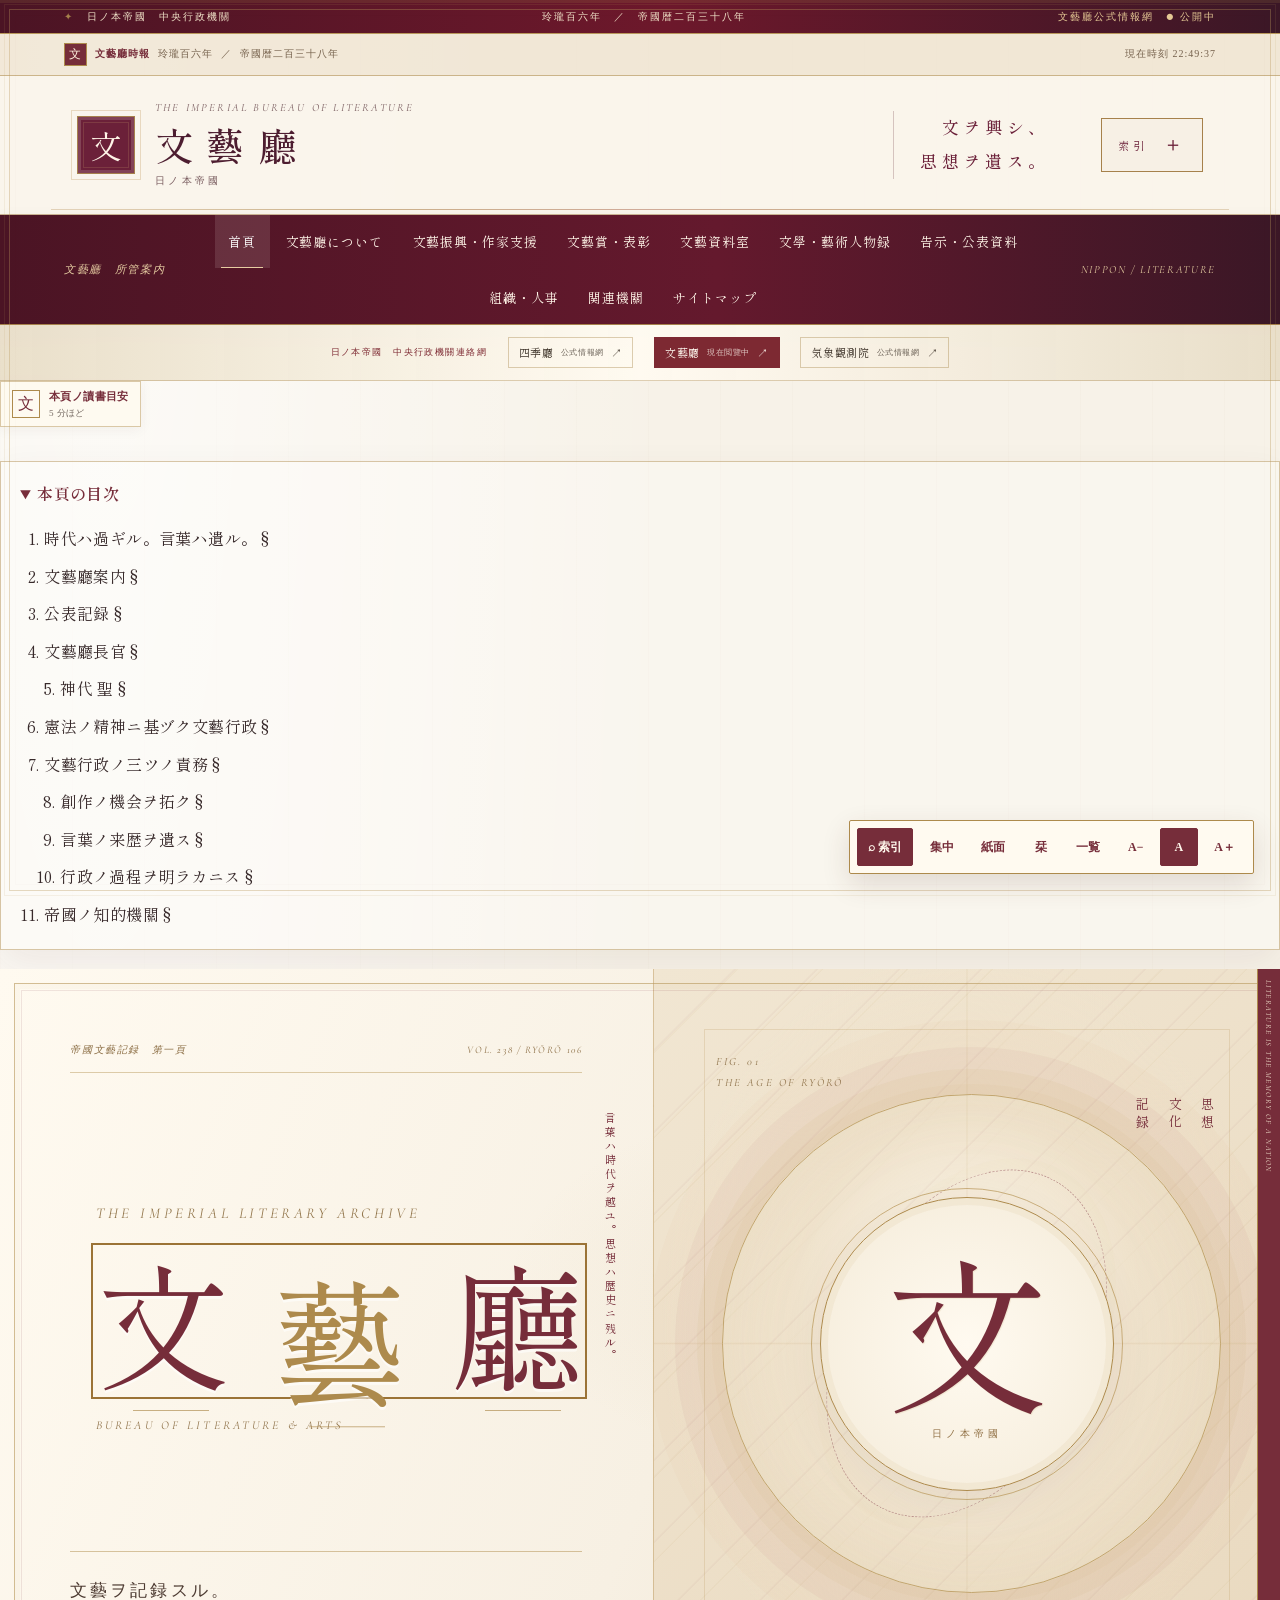
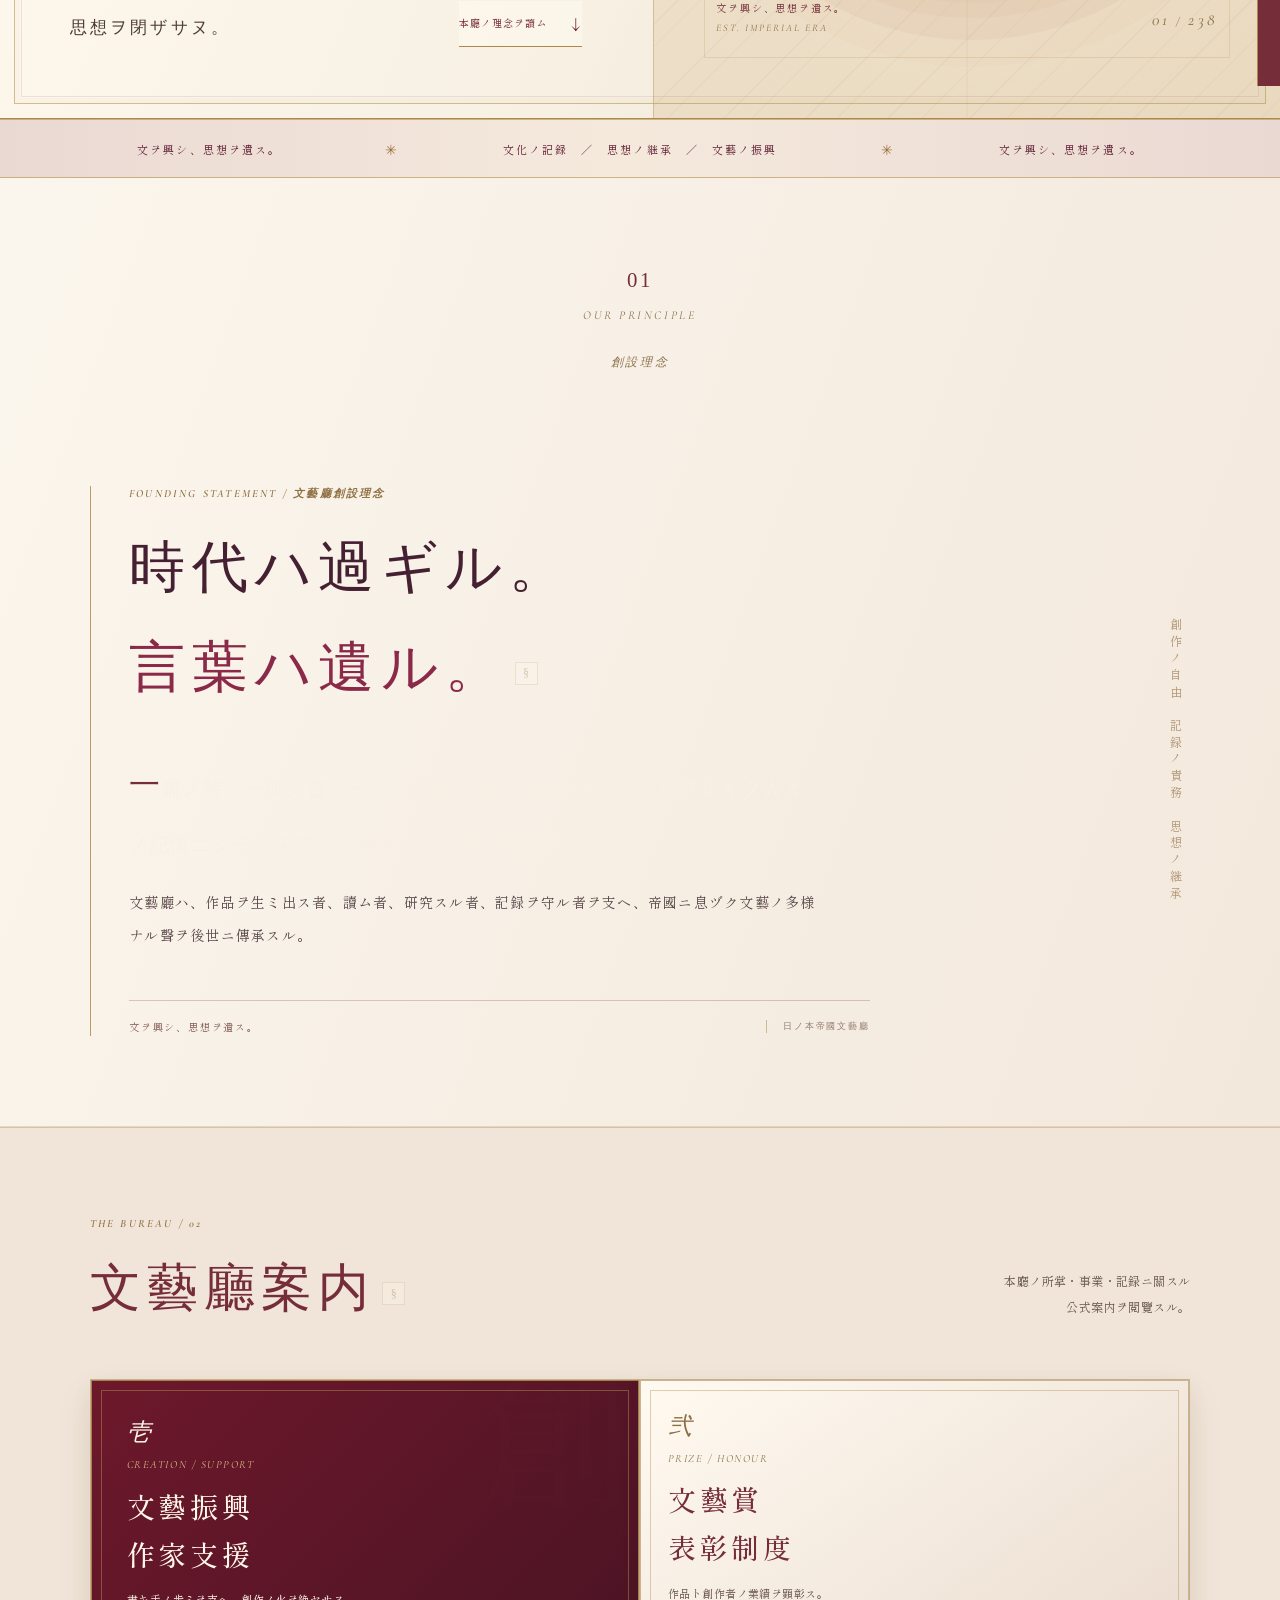
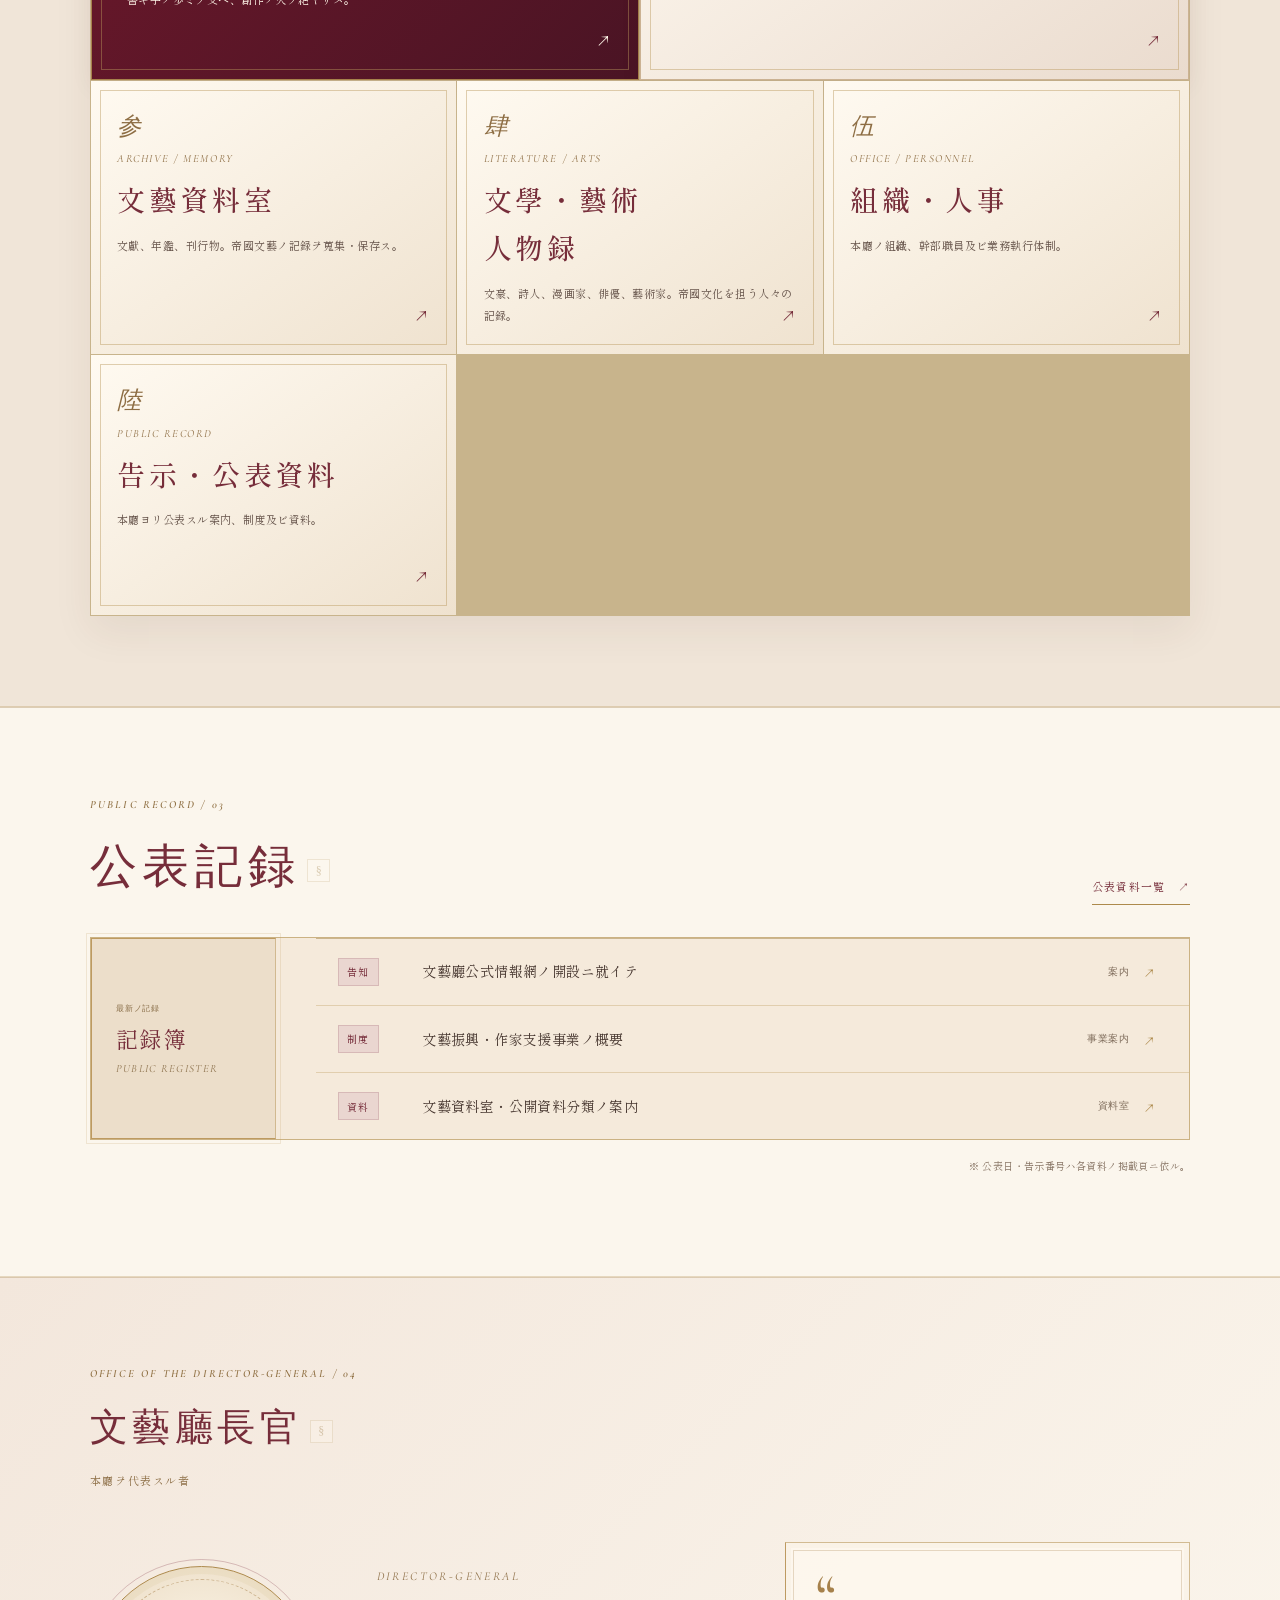
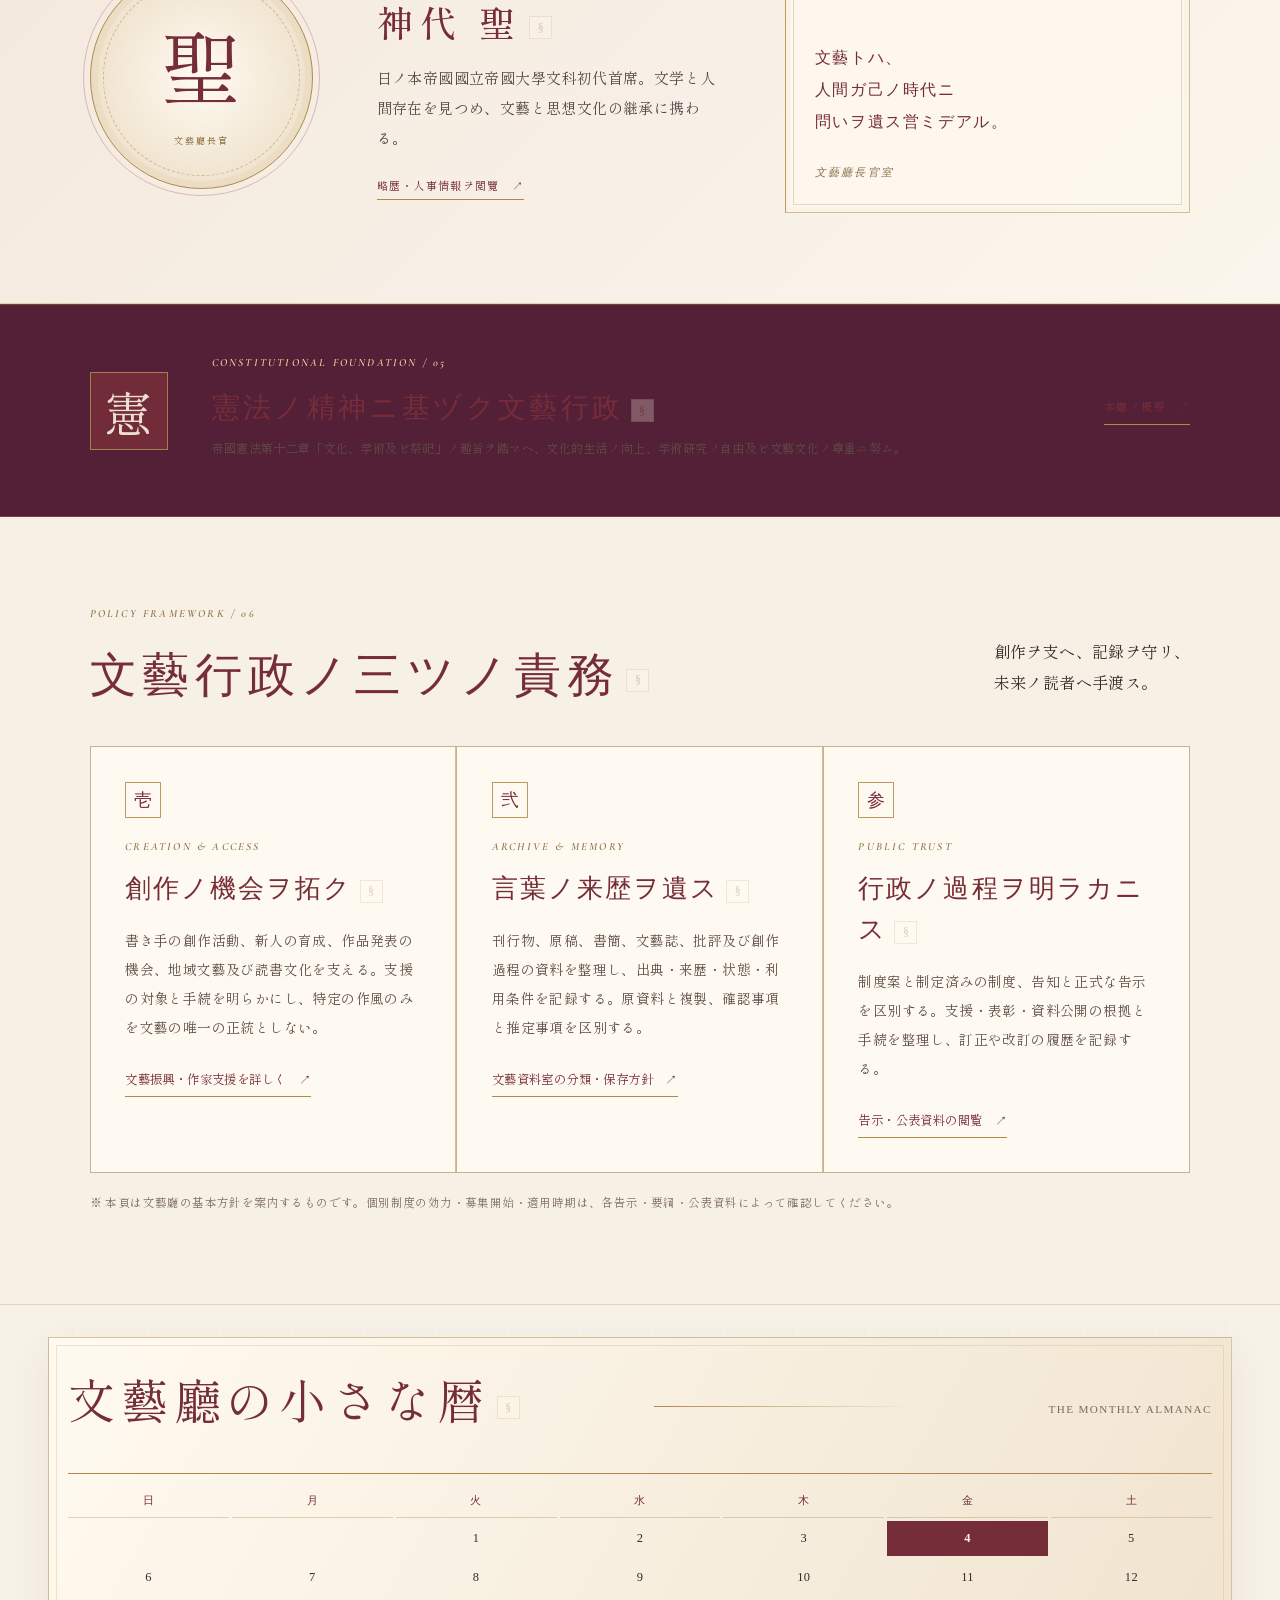
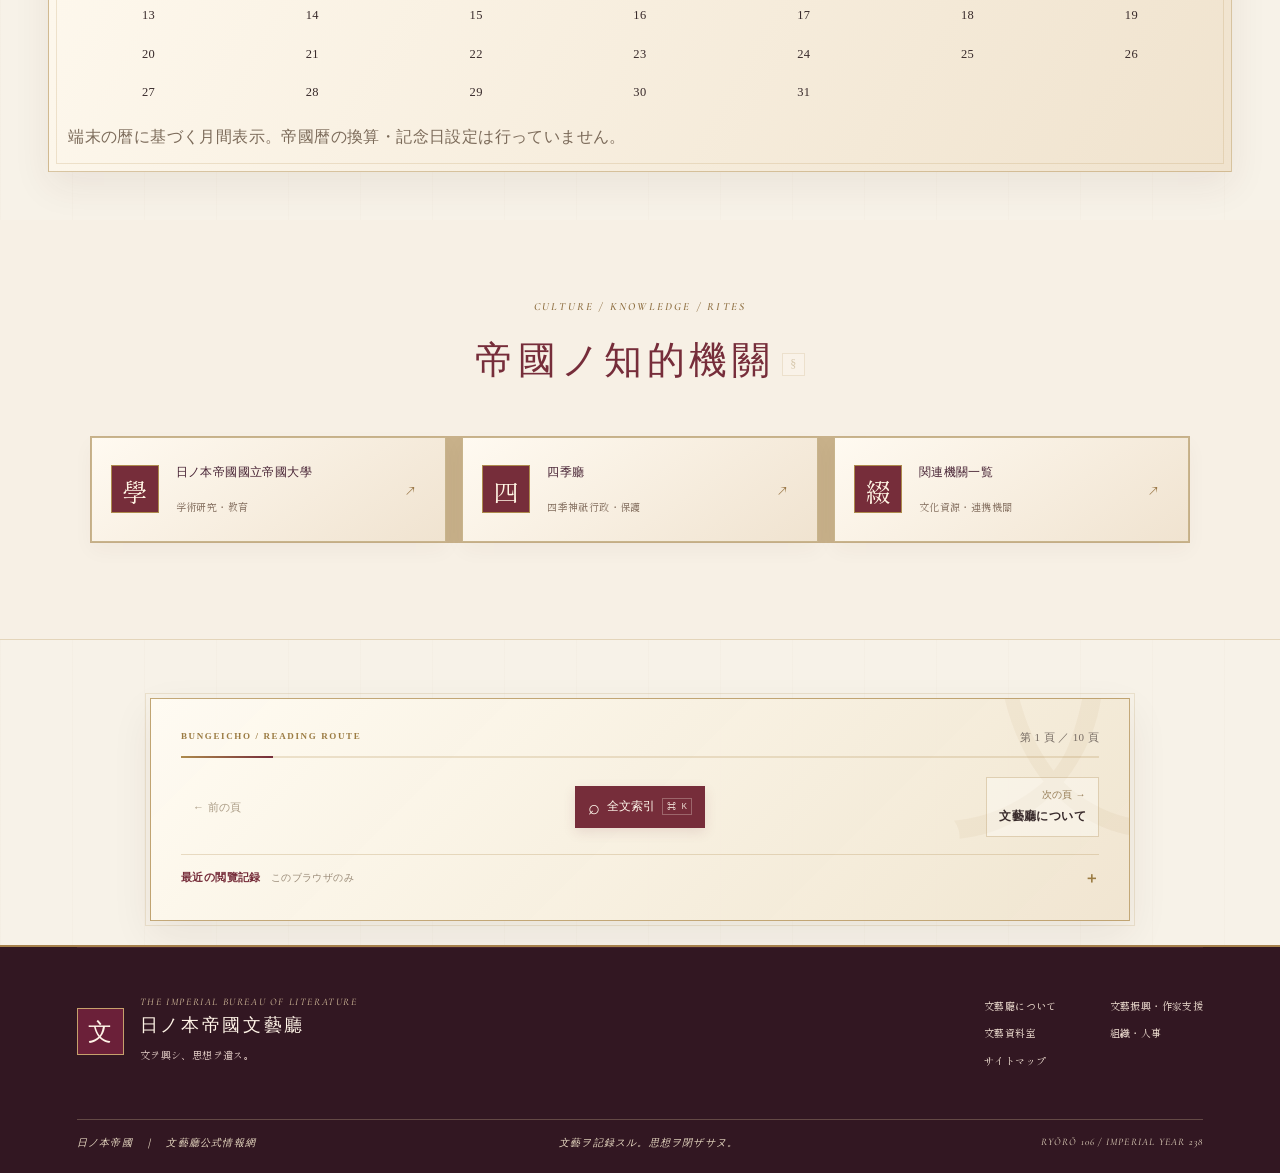
<file: index.html>
<!doctype html>
<html lang="ja">
<head>
<meta charset="utf-8">
<meta name="viewport" content="width=device-width,initial-scale=1">
<meta name="theme-color" content="#6d182b">
<link rel="preconnect" href="https://fonts.googleapis.com">
<link rel="preconnect" href="https://fonts.gstatic.com" crossorigin>
<link rel="stylesheet" href="https://fonts.googleapis.com/css2?family=Shippori+Mincho:wght@400;500;600;700;800&amp;family=Cormorant+Garamond:ital,wght@0,400;0,500;0,600;1,400;1,500;1,600&amp;display=swap">
<meta name="description" content="日ノ本帝國文藝廳公式情報網。文ヲ興シ、思想ヲ遺ス。">
<title>文藝廳｜日ノ本帝國</title>
<link rel="stylesheet" href="style.css?v=20261028-6"><link rel="stylesheet" href="literary.css?v=20261028-6"><link rel="stylesheet" href="aesthetic.css?v=20261028-6">
<script defer src="site.js?v=20261028-6"></script>
<script defer src="aesthetic.js?v=20261028-6"></script>

<link rel="stylesheet" href="reirou.css?v=20261028-9">
<script defer src="reirou.js?v=20261028-9"></script>
<link rel="icon" href="monsho.svg" type="image/svg+xml">

<link rel="canonical" href="https://8fgb66gmt2-stack.github.io/-Bungeicho-offical-web-site-/">
<link rel="sitemap" type="application/xml" title="文藝廳サイトマップ" href="sitemap.xml">
<meta property="og:type" content="website">
<meta property="og:site_name" content="日ノ本帝國 文藝廳">
<meta property="og:locale" content="ja_JP">
<meta property="og:url" content="https://8fgb66gmt2-stack.github.io/-Bungeicho-offical-web-site-/">
<meta property="og:title" content="文藝廳｜日ノ本帝國">
<meta property="og:description" content="日ノ本帝國文藝廳公式情報網。文ヲ興シ、思想ヲ遺ス。">
<meta name="twitter:card" content="summary">
<style id="imperial-agency-network-style">
.agency-network{position:relative;z-index:10;display:flex;align-items:center;justify-content:center;gap:clamp(8px,1.6vw,22px);flex-wrap:wrap;padding:12px 20px;border-bottom:1px solid rgba(168,135,77,.38);background:linear-gradient(90deg,rgba(232,221,199,.92),rgba(255,251,241,.96),rgba(232,221,199,.92));color:#40362c;font-family:"Shippori Mincho","Yu Mincho",serif}
.agency-network .agency-network-title{font:9px/1.5 system-ui,sans-serif;letter-spacing:.16em;color:#7d2932}
.agency-network a{display:inline-flex;align-items:center;gap:7px;padding:4px 10px;border:1px solid rgba(168,135,77,.4);font-size:11px;letter-spacing:.06em;text-decoration:none;transition:background .2s,color .2s,border-color .2s}
.agency-network a:hover,.agency-network a:focus-visible{background:#7d2932;color:#fffaf0;border-color:#7d2932}
.agency-network a[aria-current="page"]{background:#7d2932;color:#fffaf0;border-color:#7d2932}
.agency-network a small{font:8px system-ui,sans-serif;opacity:.76;letter-spacing:.08em}
@media(max-width:600px){.agency-network{gap:6px;padding:10px 12px}.agency-network .agency-network-title{width:100%;text-align:center}.agency-network a{padding:5px 8px;font-size:10px}}
@media(prefers-reduced-motion:reduce){.agency-network a{transition:none}}
</style>
</head>
<body class="revolution-home">
<a class="skip-link" href="#main">本文へ</a>
<div class="worldline"><span>日ノ本帝國　中央行政機關</span><span>玲瓏百六年　／　帝國暦二百三十八年</span><span>文藝廳公式情報網　● 公開中</span></div>
<header class="new-masthead">
 <a href="index.html" class="new-brand" aria-label="文藝廳首頁"><span class="brand-sigil">文</span><span><small>THE IMPERIAL BUREAU OF LITERATURE</small><strong>文藝廳</strong><i>日ノ本帝國</i></span></a>
 <div class="masthead-declaration">文ヲ興シ、<br>思想ヲ遺ス。</div>
 <button class="index-open" type="button" data-open-index><span>索引</span><b>＋</b></button>
</header>
<nav class="new-nav" aria-label="主要導航"><span class="nav-caption">文藝廳　所管案内</span><div class="nav" id="main-nav"><a href="index.html" aria-current="page">首頁</a><a href="about.html">文藝廳について</a><a href="support.html">文藝振興・作家支援</a><a href="awards.html">文藝賞・表彰</a><a href="archive.html">文藝資料室</a><a href="jinbutsuroku.html">文學・藝術人物録</a><a href="notices.html">告示・公表資料</a><a href="staff.html">組織・人事</a><a href="links.html">関連機關</a><a href="sitemap.html">サイトマップ</a></div><span class="nav-end">NIPPON / LITERATURE</span></nav>
<section class="agency-network" aria-label="日ノ本帝國中央行政機關間の移動"><span class="agency-network-title">日ノ本帝國　中央行政機關連絡網</span><a href="https://8fgb66gmt2-stack.github.io/-web-Shikicho/">四季廳 <small>公式情報網</small> ↗</a><a href="https://8fgb66gmt2-stack.github.io/-Bungeicho-offical-web-site-/" aria-current="page">文藝廳 <small>現在閲覽中</small> ↗</a><a href="https://8fgb66gmt2-stack.github.io/-Imperial-Meteorological-Observatory-official-web-site/">気象觀測院 <small>公式情報網</small> ↗</a></section>
<main id="main">
<section class="opening" aria-labelledby="opening-title">
 <div class="opening-left">
  <div class="opening-meta"><span>帝國文藝記録　第一頁</span><span>VOL. 238 / RYŌRŌ 106</span></div>
  <p class="vertical-kicker">言葉ハ時代ヲ越ユ。思想ハ歴史ニ残ル。</p>
  <div class="opening-title-wrap"><p class="opening-pretitle">THE IMPERIAL LITERARY ARCHIVE</p><h1 id="opening-title"><span>文</span><span>藝</span><span>廳</span></h1><div class="opening-title-small">BUREAU OF LITERATURE &amp; ARTS</div></div>
  <div class="opening-bottom"><p>文藝ヲ記録スル。<br>思想ヲ閉ザサヌ。</p><a class="enter-link" href="#principle"><span>本廳ノ理念ヲ讀ム</span><b>↓</b></a></div>
 </div>
 <div class="opening-art" aria-label="文藝廳の理念を表す意匠">
  <div class="art-index">FIG. 01<br>THE AGE OF RYŌRŌ</div>
  <div class="giant-circle"></div><div class="circle-cut"></div><div class="vertical-kanji">思想<br>文化<br>記録</div>
  <div class="art-seal"><span>文</span><small>日ノ本帝國</small></div>
  <div class="art-side-caption">文ヲ興シ、思想ヲ遺ス。<br><small>EST. IMPERIAL ERA</small></div>
  <div class="art-number">01<span>/</span>238</div>
 </div>
 <div class="opening-edge">LITERATURE IS THE MEMORY OF A NATION</div>
</section>
<div class="manifesto-strip"><span>文ヲ興シ、思想ヲ遺ス。</span><span>✳</span><span>文化ノ記録　／　思想ノ継承　／　文藝ノ振興</span><span>✳</span><span>文ヲ興シ、思想ヲ遺ス。</span></div>
<section id="principle" class="principle">
 <div class="section-index"><span>01</span><span>OUR PRINCIPLE</span><span class="index-line"></span><span>創設理念</span></div>
 <div class="principle-content"><p class="micro-label">FOUNDING STATEMENT / 文藝廳創設理念</p><h2>時代ハ過ギル。<br><em>言葉ハ遺ル。</em></h2><p class="principle-lead">一篇ノ詩、一冊ノ書、一人ノ思想。其ノ一ツ一ツハ、時代ヲ生キタ人々ノ記憶ニシテ、未来ヘ手渡スベキ文化ノ遺産ナリ。</p><p>文藝廳ハ、作品ヲ生ミ出ス者、讀ム者、研究スル者、記録ヲ守ル者ヲ支ヘ、帝國ニ息ヅク文藝ノ多様ナル聲ヲ後世ニ傳承スル。</p><div class="principle-foot"><span>文ヲ興シ、思想ヲ遺ス。</span><span>日ノ本帝國文藝廳</span></div></div>
 <div class="principle-vertical" aria-hidden="true">創作ノ自由　記録ノ責務　思想ノ継承</div>
</section>
<section class="gateway" aria-labelledby="gateway-title">
 <div class="gateway-heading"><div><p class="micro-label">THE BUREAU / 02</p><h2 id="gateway-title">文藝廳案内</h2></div><p>本廳ノ所掌・事業・記録ニ關スル<br>公式案内ヲ閲覽スル。</p></div>
 <div class="gateway-list">
  <a class="gateway-item gateway-main" href="support.html"><span class="gateway-no">壱</span><span class="gateway-label">CREATION / SUPPORT</span><span class="gateway-title">文藝振興<br>作家支援</span><span class="gateway-desc">書キ手ノ歩ミヲ支ヘ、創作ノ火ヲ絶ヤサヌ。</span><span class="gateway-arrow">↗</span><span class="gateway-watermark">創</span></a>
  <a class="gateway-item" href="awards.html"><span class="gateway-no">弐</span><span class="gateway-label">PRIZE / HONOUR</span><span class="gateway-title">文藝賞<br>表彰制度</span><span class="gateway-desc">作品ト創作者ノ業績ヲ顕彰ス。</span><span class="gateway-arrow">↗</span></a>
  <a class="gateway-item" href="archive.html"><span class="gateway-no">参</span><span class="gateway-label">ARCHIVE / MEMORY</span><span class="gateway-title">文藝資料室</span><span class="gateway-desc">文獻、年鑑、刊行物。帝國文藝ノ記録ヲ蒐集・保存ス。</span><span class="gateway-arrow">↗</span></a>
  <a class="gateway-item" href="jinbutsuroku.html"><span class="gateway-no">肆</span><span class="gateway-label">LITERATURE / ARTS</span><span class="gateway-title">文學・藝術<br>人物録</span><span class="gateway-desc">文豪、詩人、漫画家、俳優、藝術家。帝國文化を担う人々の記録。</span><span class="gateway-arrow">↗</span></a>
  <a class="gateway-item" href="staff.html"><span class="gateway-no">伍</span><span class="gateway-label">OFFICE / PERSONNEL</span><span class="gateway-title">組織・人事</span><span class="gateway-desc">本廳ノ組織、幹部職員及ビ業務執行体制。</span><span class="gateway-arrow">↗</span></a>
  <a class="gateway-item" href="notices.html"><span class="gateway-no">陸</span><span class="gateway-label">PUBLIC RECORD</span><span class="gateway-title">告示・公表資料</span><span class="gateway-desc">本廳ヨリ公表スル案内、制度及ビ資料。</span><span class="gateway-arrow">↗</span></a>
 </div>
</section>
<section class="record-section" aria-labelledby="record-title">
 <div class="record-head"><div><p class="micro-label">PUBLIC RECORD / 03</p><h2 id="record-title">公表記録</h2></div><a href="notices.html">公表資料一覧　↗</a></div>
 <div class="record-body"><div class="record-date"><span>最新ノ記録</span><strong>記録簿</strong><small>PUBLIC REGISTER</small></div><div class="record-lines">
  <a href="notices.html#opening"><span class="record-type">告知</span><span class="record-name">文藝廳公式情報網ノ開設ニ就イテ</span><span class="record-status">案内</span><b>↗</b></a>
  <a href="support.html"><span class="record-type">制度</span><span class="record-name">文藝振興・作家支援事業ノ概要</span><span class="record-status">事業案内</span><b>↗</b></a>
  <a href="archive.html"><span class="record-type">資料</span><span class="record-name">文藝資料室・公開資料分類ノ案内</span><span class="record-status">資料室</span><b>↗</b></a>
 </div></div>
 <p class="record-note">※ 公表日・告示番号ハ各資料ノ掲載頁ニ依ル。</p>
</section>
<section class="director-section">
 <div class="director-heading"><p class="micro-label">OFFICE OF THE DIRECTOR-GENERAL / 04</p><h2>文藝廳長官</h2><span>本廳ヲ代表スル者</span></div>
 <div class="director-seal" aria-hidden="true"><span>聖</span><small>文藝廳長官</small></div>
 <div class="director-bio"><p class="director-role">DIRECTOR-GENERAL</p><h3>神代 聖</h3><p>日ノ本帝國國立帝國大學文科初代首席。文学と人間存在を見つめ、文藝と思想文化の継承に携わる。</p><a href="staff.html#chief">略歴・人事情報ヲ閲覽　↗</a></div>
 <blockquote><span>“</span><p>文藝トハ、<br>人間ガ己ノ時代ニ<br>問いヲ遺ス営ミデアル。</p><small>文藝廳長官室</small></blockquote>
</section>
<section class="constitution-section"><span class="constitution-glyph">憲</span><div><p class="micro-label">CONSTITUTIONAL FOUNDATION / 05</p><h2>憲法ノ精神ニ基ヅク文藝行政</h2><p>帝國憲法第十二章「文化、学術及ビ祭祀」ノ趣旨ヲ踏マヘ、文化的生活ノ向上、学術研究ノ自由及ビ文藝文化ノ尊重ニ努ム。</p></div><a href="about.html">本廳ノ概要　↗</a></section>
<section class="policy-section" aria-labelledby="policy-section-title">
 <div class="record-head"><div><p class="micro-label">POLICY FRAMEWORK / 06</p><h2 id="policy-section-title">文藝行政ノ三ツノ責務</h2></div><p>創作ヲ支ヘ、記録ヲ守リ、<br>未来ノ読者ヘ手渡ス。</p></div>
 <div class="policy-columns">
  <article><span class="policy-number">壱</span><p class="micro-label">CREATION &amp; ACCESS</p><h3>創作ノ機会ヲ拓ク</h3><p>書き手の創作活動、新人の育成、作品発表の機会、地域文藝及び読書文化を支える。支援の対象と手続を明らかにし、特定の作風のみを文藝の唯一の正統としない。</p><a href="support.html">文藝振興・作家支援を詳しく　↗</a></article>
  <article><span class="policy-number">弐</span><p class="micro-label">ARCHIVE &amp; MEMORY</p><h3>言葉ノ来歴ヲ遺ス</h3><p>刊行物、原稿、書簡、文藝誌、批評及び創作過程の資料を整理し、出典・来歴・状態・利用条件を記録する。原資料と複製、確認事項と推定事項を区別する。</p><a href="archive.html">文藝資料室の分類・保存方針　↗</a></article>
  <article><span class="policy-number">参</span><p class="micro-label">PUBLIC TRUST</p><h3>行政ノ過程ヲ明ラカニス</h3><p>制度案と制定済みの制度、告知と正式な告示を区別する。支援・表彰・資料公開の根拠と手続を整理し、訂正や改訂の履歴を記録する。</p><a href="notices.html">告示・公表資料の閲覧　↗</a></article>
 </div>
 <p class="policy-footnote">※ 本頁は文藝廳の基本方針を案内するものです。個別制度の効力・募集開始・適用時期は、各告示・要綱・公表資料によって確認してください。</p>
</section>
<section class="related-section"><div class="related-heading"><p class="micro-label">CULTURE / KNOWLEDGE / RITES</p><h2>帝國ノ知的機關</h2></div><div class="related-links"><a href="https://8fgb66gmt2-stack.github.io/https-8fgb66gmt2-stack.github.io-nippon-imperial-university-/" target="_blank" rel="noopener"><span>學</span><strong>日ノ本帝國國立帝國大學</strong><small>学術研究・教育</small><b>↗</b></a><a href="https://8fgb66gmt2-stack.github.io/-web-Shikicho/" target="_blank" rel="noopener"><span>四</span><strong>四季廳</strong><small>四季神祇行政・保護</small><b>↗</b></a><a href="links.html"><span>綴</span><strong>関連機關一覧</strong><small>文化資源・連携機關</small><b>↗</b></a></div></section>
</main>
<footer class="new-footer"><div class="footer-top"><div class="footer-brand"><span>文</span><div><small>THE IMPERIAL BUREAU OF LITERATURE</small><strong>日ノ本帝國文藝廳</strong><p>文ヲ興シ、思想ヲ遺ス。</p></div></div><div class="footer-nav"><a href="about.html">文藝廳について</a><a href="support.html">文藝振興・作家支援</a><a href="archive.html">文藝資料室</a><a href="staff.html">組織・人事</a><a href="sitemap.html">サイトマップ</a></div></div><div class="footer-bottom"><span>日ノ本帝國　｜　文藝廳公式情報網</span><span>文藝ヲ記録スル。思想ヲ閉ザサヌ。</span><span>RYŌRŌ 106 / IMPERIAL YEAR 238</span></div></footer>
<div class="index-overlay" id="index-overlay" aria-hidden="true"><div class="index-panel" role="dialog" aria-modal="true" aria-labelledby="index-title"><div class="index-panel-top"><span>文藝廳　全體索引</span><button type="button" data-close-index aria-label="索引を閉じる">閉 ×</button></div><h2 id="index-title">何ヲ御覽ニナリマスカ。</h2><label class="index-search-label" for="index-search">案内ヲ検索スル</label><input id="index-search" type="search" placeholder="例：資料室、組織、文藝賞" autocomplete="off"><div class="index-results" id="index-results"><a href="about.html" data-keywords="概要 理念 文藝廳">文藝廳について <span>01 ↗</span></a><a href="support.html" data-keywords="振興 作家 支援 創作">文藝振興・作家支援 <span>02 ↗</span></a><a href="awards.html" data-keywords="賞 表彰 文藝賞">文藝賞・表彰制度 <span>03 ↗</span></a><a href="archive.html" data-keywords="資料 文獻 記録 書物">文藝資料室 <span>04 ↗</span></a><a href="jinbutsuroku.html" data-keywords="人物録 文豪 文學 文学 藝術 芸術 作家 詩人 俳優 画家 漫画家">文學・藝術人物録 <span>05 ↗</span></a><a href="notices.html" data-keywords="告示 公表 告知">告示・公表資料 <span>06 ↗</span></a><a href="staff.html" data-keywords="人事 長官 職員 組織">組織・人事 <span>07 ↗</span></a><a href="links.html" data-keywords="関連 機關">関連機關 <span>08 ↗</span></a><a href="sitemap.html" data-keywords="地図 一覧 サイトマップ">サイトマップ <span>09 ↗</span></a></div><p class="index-panel-foot">文ヲ興シ、思想ヲ遺ス。　／　日ノ本帝國文藝廳</p></div></div>
</body></html>
</file>
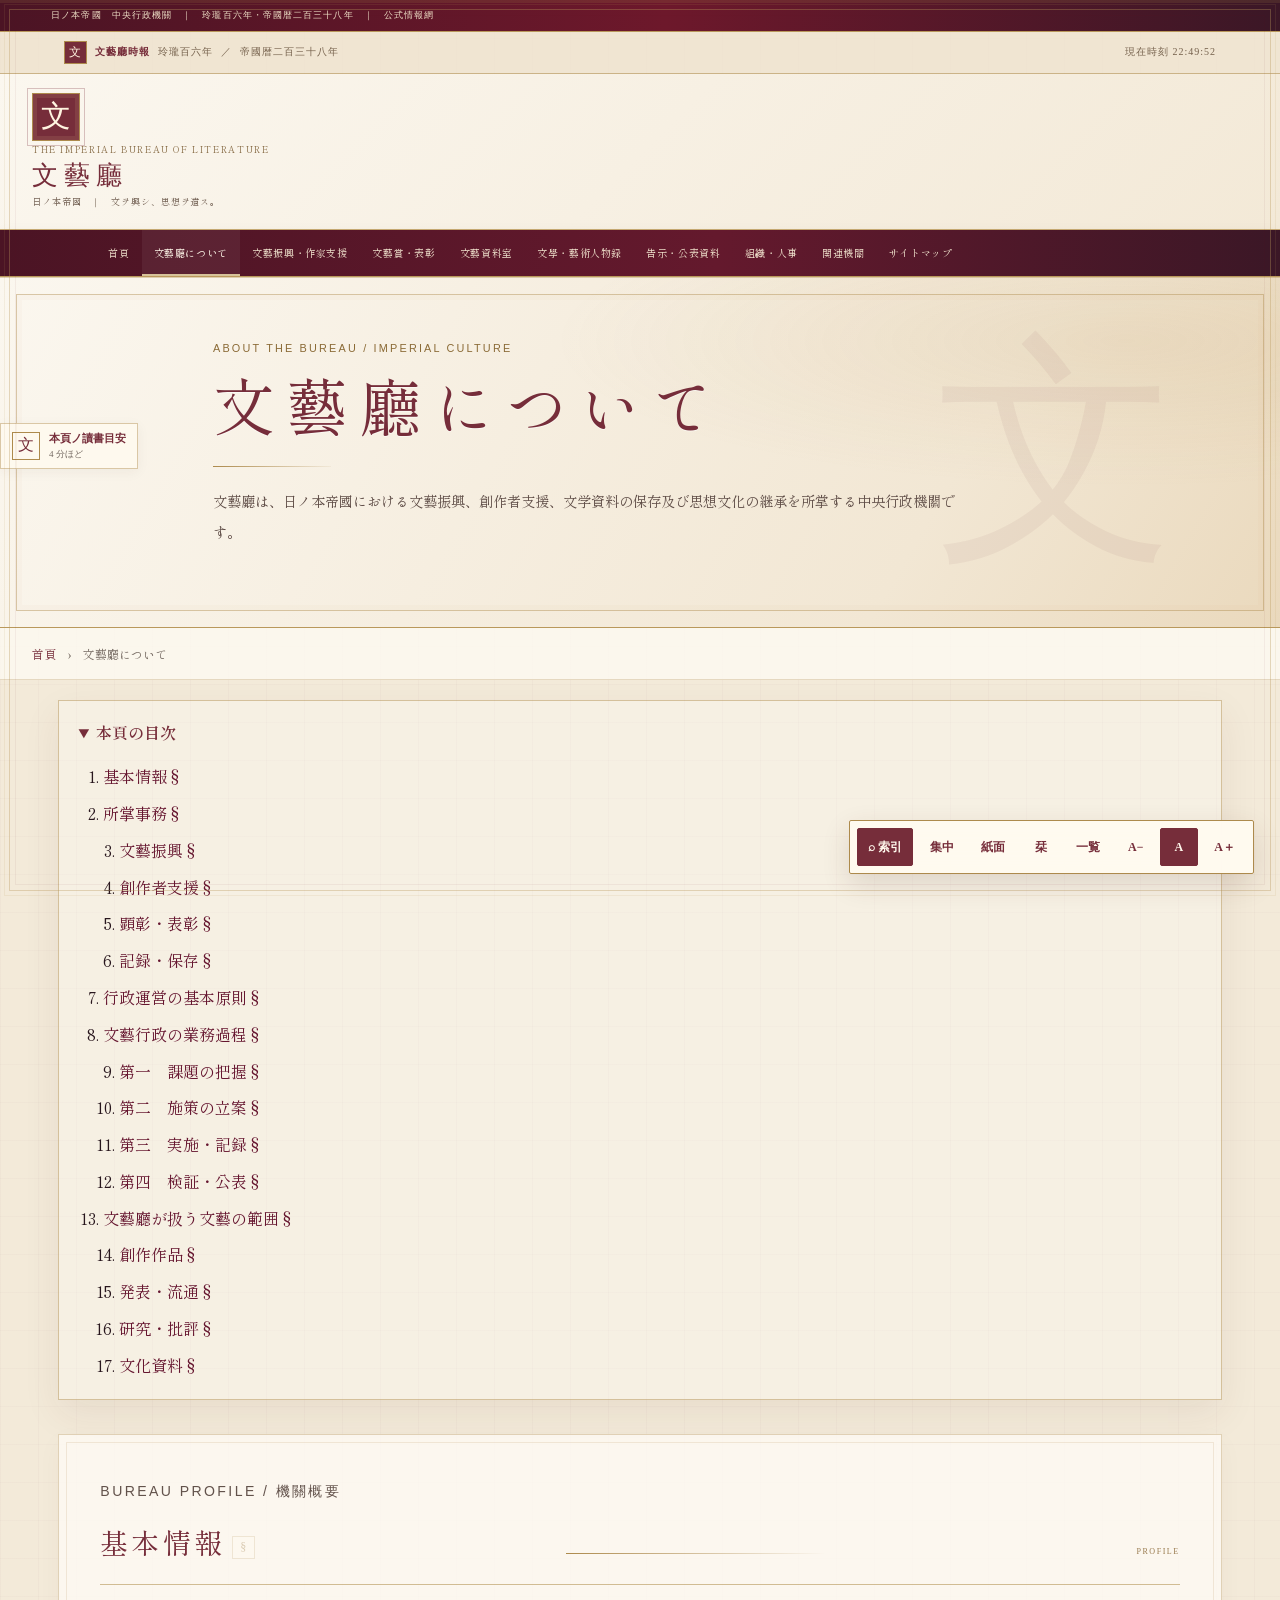
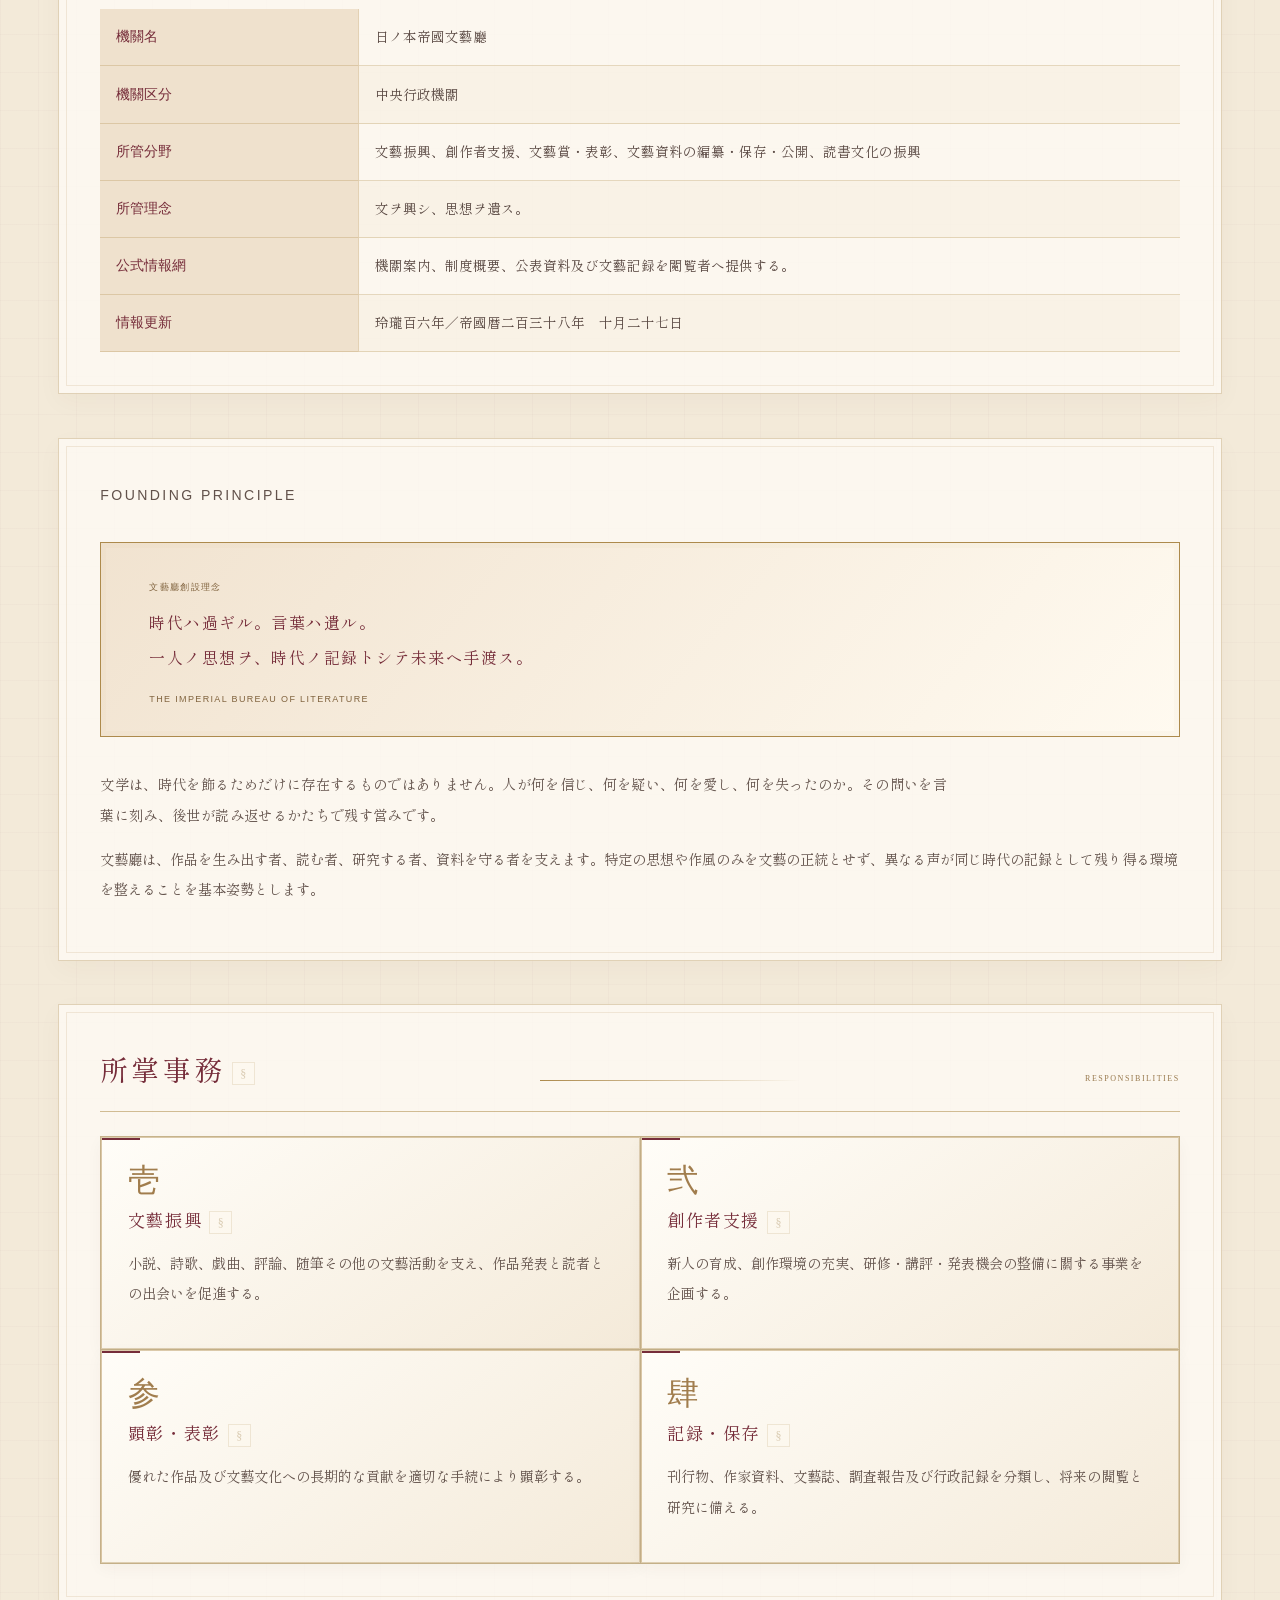
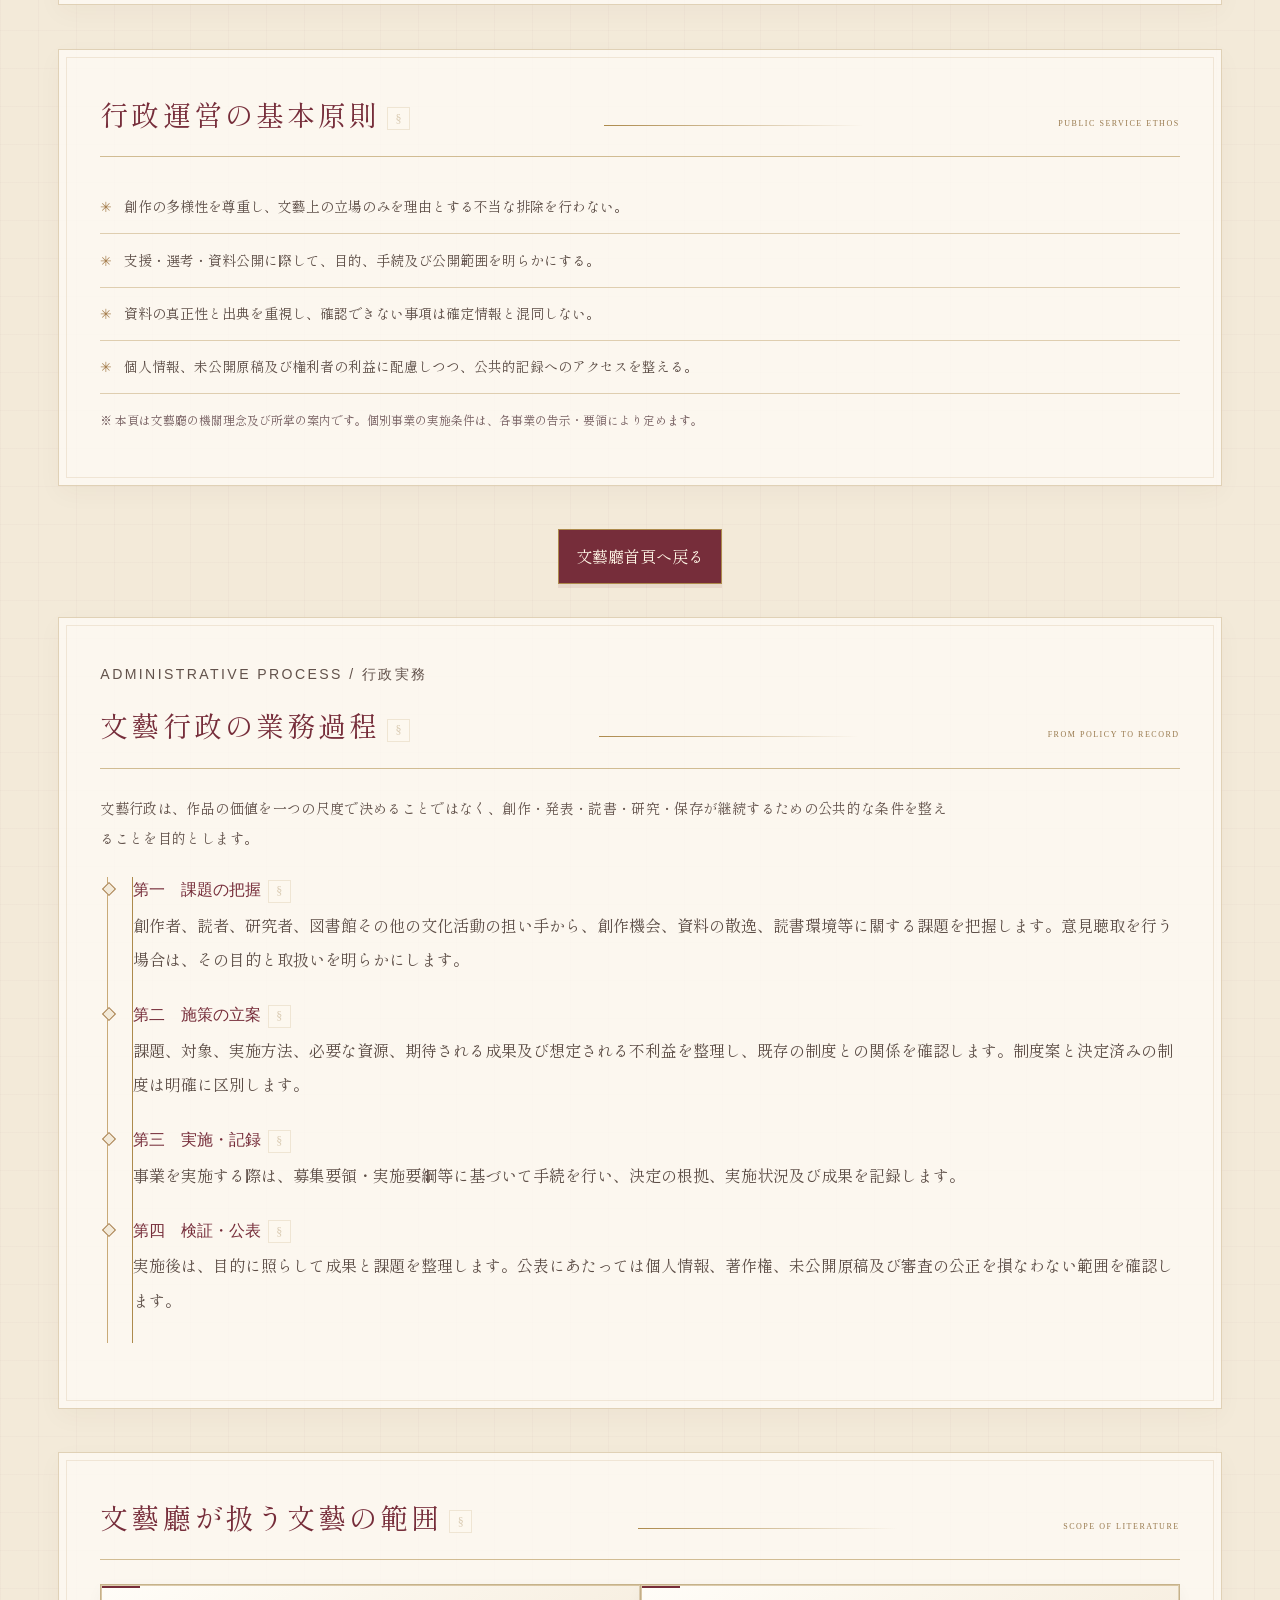
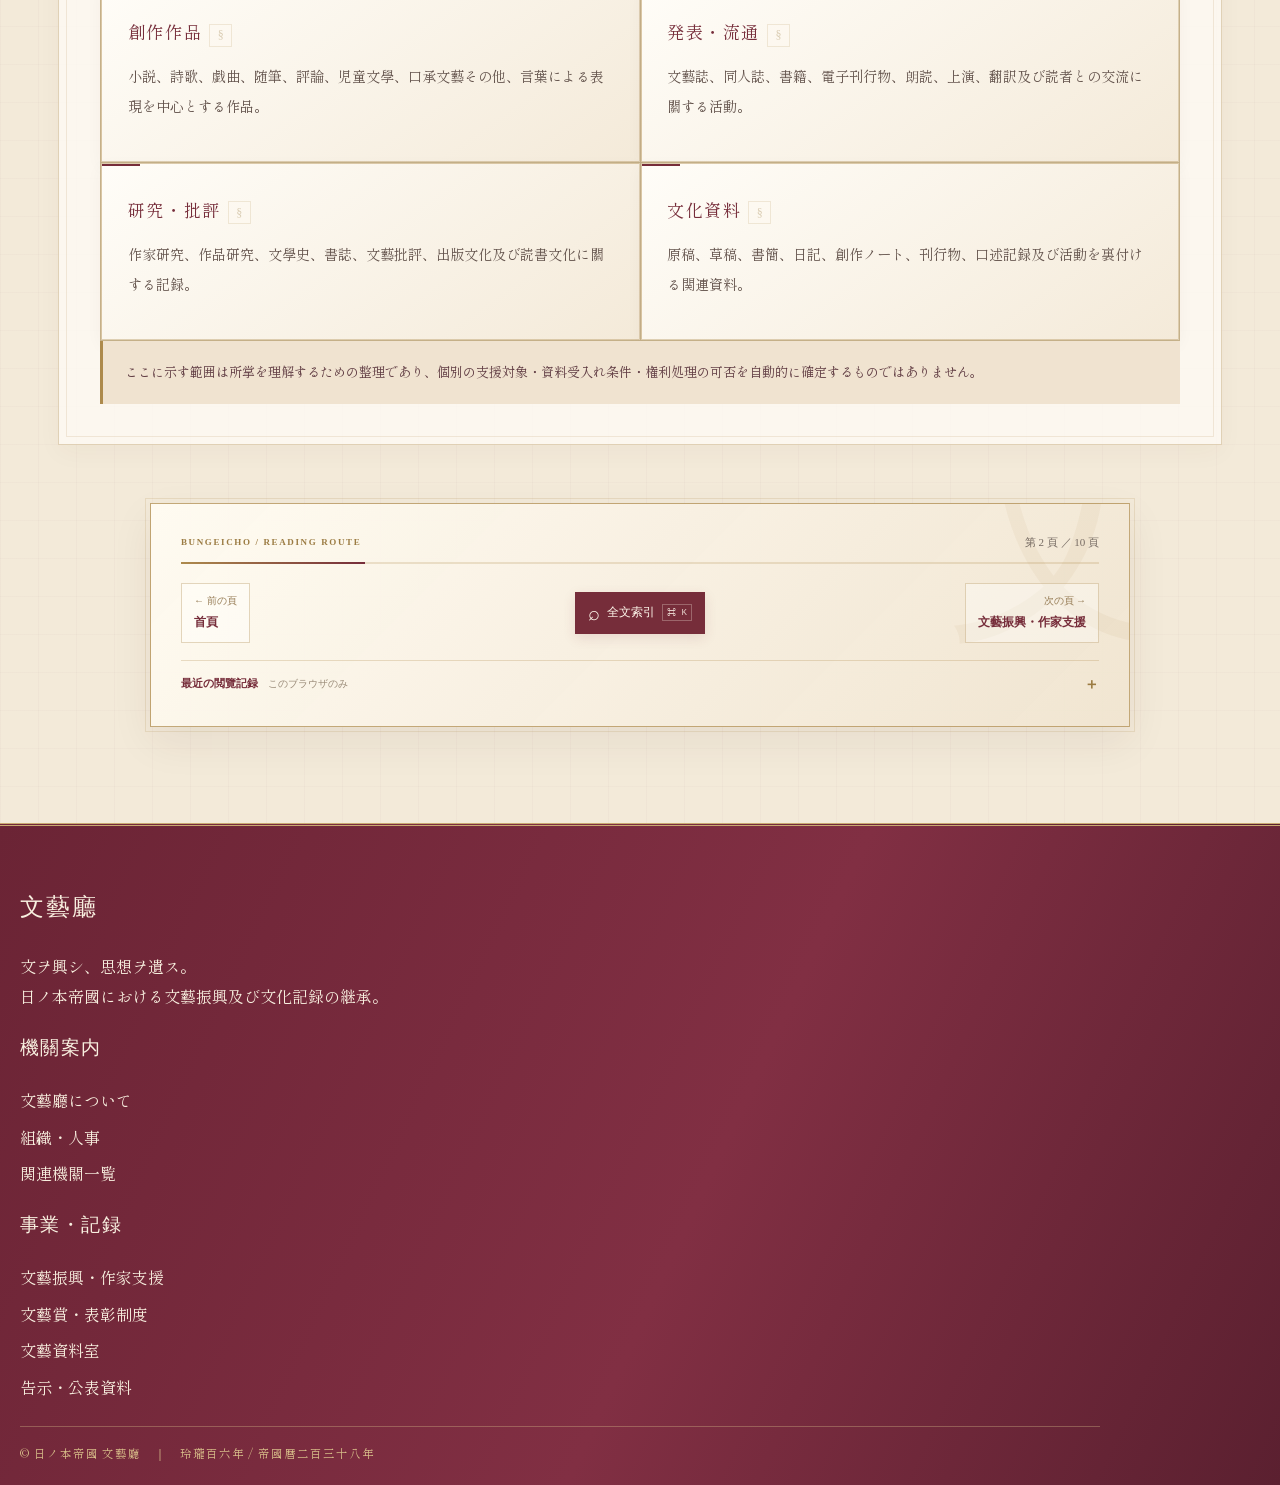
<file: about.html>
<!doctype html>
<html lang="ja"><head><meta charset="utf-8"><meta name="viewport" content="width=device-width,initial-scale=1"><meta name="theme-color" content="#6d182b">
<link rel="preconnect" href="https://fonts.googleapis.com">
<link rel="preconnect" href="https://fonts.gstatic.com" crossorigin>
<link rel="stylesheet" href="https://fonts.googleapis.com/css2?family=Shippori+Mincho:wght@400;500;600;700;800&amp;family=Cormorant+Garamond:ital,wght@0,400;0,500;0,600;1,400;1,500;1,600&amp;display=swap"><meta name="description" content="文藝廳は、日ノ本帝國における文藝振興、創作者支援、文学資料の保存及び思想文化の継承を所掌する中央行政機關です。"><title>文藝廳について｜文藝廳｜日ノ本帝國</title><link rel="stylesheet" href="style.css?v=20261028-6"><link rel="stylesheet" href="literary.css?v=20261028-6"><script defer src="site.js?v=20261028-6"></script>
<link rel="stylesheet" href="reirou.css?v=20261028-9">
<script defer src="reirou.js?v=20261028-9"></script>
<link rel="icon" href="monsho.svg" type="image/svg+xml">

<link rel="canonical" href="https://8fgb66gmt2-stack.github.io/-Bungeicho-offical-web-site-/about.html">
<link rel="sitemap" type="application/xml" title="文藝廳サイトマップ" href="sitemap.xml">
<meta property="og:type" content="website">
<meta property="og:site_name" content="日ノ本帝國 文藝廳">
<meta property="og:locale" content="ja_JP">
<meta property="og:url" content="https://8fgb66gmt2-stack.github.io/-Bungeicho-offical-web-site-/about.html">
<meta property="og:title" content="文藝廳について｜文藝廳｜日ノ本帝國">
<meta property="og:description" content="文藝廳は、日ノ本帝國における文藝振興、創作者支援、文学資料の保存及び思想文化の継承を所掌する中央行政機關です。">
<meta name="twitter:card" content="summary">
</head>
<body><a class="skip-link" href="#main">本文へ移動</a><div class="topline">日ノ本帝國　中央行政機關　｜　玲瓏百六年・帝國暦二百三十八年　｜　公式情報網</div><header class="masthead"><div class="masthead-inner"><a href="index.html" class="seal" aria-label="文藝廳首頁" style="text-decoration:none">文</a><div><div class="brand-kicker">THE IMPERIAL BUREAU OF LITERATURE</div><div class="brand-title">文藝廳</div><div class="brand-sub">日ノ本帝國　｜　文ヲ興シ、思想ヲ遺ス。</div></div></div></header><div class="nav-wrap"><nav class="nav" aria-label="主要導航"><a href="index.html">首頁</a><a href="about.html" aria-current="page">文藝廳について</a><a href="support.html">文藝振興・作家支援</a><a href="awards.html">文藝賞・表彰</a><a href="archive.html">文藝資料室</a><a href="jinbutsuroku.html">文學・藝術人物録</a><a href="notices.html">告示・公表資料</a><a href="staff.html">組織・人事</a><a href="links.html">関連機關</a><a href="sitemap.html">サイトマップ</a></nav></div><section class="hero"><div class="hero-inner"><div class="eyebrow">ABOUT THE BUREAU / IMPERIAL CULTURE</div><h1>文藝廳について</h1><div class="hero-rule"></div><p>文藝廳は、日ノ本帝國における文藝振興、創作者支援、文学資料の保存及び思想文化の継承を所掌する中央行政機關です。</p></div></section><div class="breadcrumb"><a href="index.html">首頁</a>　›　文藝廳について</div><main id="main">
<section class="section"><p class="lr-kicker">BUREAU PROFILE / 機關概要</p><div class="section-heading"><h2>基本情報</h2><span>PROFILE</span></div><table class="statute"><tr><th>機關名</th><td>日ノ本帝國文藝廳</td></tr><tr><th>機關区分</th><td>中央行政機關</td></tr><tr><th>所管分野</th><td>文藝振興、創作者支援、文藝賞・表彰、文藝資料の編纂・保存・公開、読書文化の振興</td></tr><tr><th>所管理念</th><td>文ヲ興シ、思想ヲ遺ス。</td></tr><tr><th>公式情報網</th><td>機關案内、制度概要、公表資料及び文藝記録を閲覧者へ提供する。</td></tr><tr><th>情報更新</th><td>玲瓏百六年／帝國暦二百三十八年　十月二十七日</td></tr></table></section>
<section class="section"><p class="lr-kicker">FOUNDING PRINCIPLE</p><div class="lr-quote"><small>文藝廳創設理念</small><p>時代ハ過ギル。言葉ハ遺ル。<br>一人ノ思想ヲ、時代ノ記録トシテ未来ヘ手渡ス。</p><small>THE IMPERIAL BUREAU OF LITERATURE</small></div><p class="lr-lead">文学は、時代を飾るためだけに存在するものではありません。人が何を信じ、何を疑い、何を愛し、何を失ったのか。その問いを言葉に刻み、後世が読み返せるかたちで残す営みです。</p><p>文藝廳は、作品を生み出す者、読む者、研究する者、資料を守る者を支えます。特定の思想や作風のみを文藝の正統とせず、異なる声が同じ時代の記録として残り得る環境を整えることを基本姿勢とします。</p></section>
<section class="section"><div class="section-heading"><h2>所掌事務</h2><span>RESPONSIBILITIES</span></div><div class="grid"><article class="card"><span class="lr-number">壱</span><h3>文藝振興</h3><p>小説、詩歌、戯曲、評論、随筆その他の文藝活動を支え、作品発表と読者との出会いを促進する。</p></article><article class="card"><span class="lr-number">弐</span><h3>創作者支援</h3><p>新人の育成、創作環境の充実、研修・講評・発表機会の整備に關する事業を企画する。</p></article><article class="card"><span class="lr-number">参</span><h3>顕彰・表彰</h3><p>優れた作品及び文藝文化への長期的な貢献を適切な手続により顕彰する。</p></article><article class="card"><span class="lr-number">肆</span><h3>記録・保存</h3><p>刊行物、作家資料、文藝誌、調査報告及び行政記録を分類し、将来の閲覧と研究に備える。</p></article></div></section>
<section class="section"><div class="section-heading"><h2>行政運営の基本原則</h2><span>PUBLIC SERVICE ETHOS</span></div><ul class="lr-list"><li>創作の多様性を尊重し、文藝上の立場のみを理由とする不当な排除を行わない。</li><li>支援・選考・資料公開に際して、目的、手続及び公開範囲を明らかにする。</li><li>資料の真正性と出典を重視し、確認できない事項は確定情報と混同しない。</li><li>個人情報、未公開原稿及び権利者の利益に配慮しつつ、公共的記録へのアクセスを整える。</li></ul><p class="lr-smallprint">※ 本頁は文藝廳の機關理念及び所掌の案内です。個別事業の実施条件は、各事業の告示・要領により定めます。</p></section><p style="text-align:center;margin:2rem 0"><a class="button-link" href="index.html">文藝廳首頁へ戻る</a></p>
<section class="section" id="administrative-process"><p class="lr-kicker">ADMINISTRATIVE PROCESS / 行政実務</p><div class="section-heading"><h2>文藝行政の業務過程</h2><span>FROM POLICY TO RECORD</span></div><p class="lr-lead">文藝行政は、作品の価値を一つの尺度で決めることではなく、創作・発表・読書・研究・保存が継続するための公共的な条件を整えることを目的とします。</p><div class="lr-timeline"><article><h3>第一　課題の把握</h3><p>創作者、読者、研究者、図書館その他の文化活動の担い手から、創作機会、資料の散逸、読書環境等に關する課題を把握します。意見聴取を行う場合は、その目的と取扱いを明らかにします。</p></article><article><h3>第二　施策の立案</h3><p>課題、対象、実施方法、必要な資源、期待される成果及び想定される不利益を整理し、既存の制度との関係を確認します。制度案と決定済みの制度は明確に区別します。</p></article><article><h3>第三　実施・記録</h3><p>事業を実施する際は、募集要領・実施要綱等に基づいて手続を行い、決定の根拠、実施状況及び成果を記録します。</p></article><article><h3>第四　検証・公表</h3><p>実施後は、目的に照らして成果と課題を整理します。公表にあたっては個人情報、著作権、未公開原稿及び審査の公正を損なわない範囲を確認します。</p></article></div></section>
<section class="section" id="scope"><div class="section-heading"><h2>文藝廳が扱う文藝の範囲</h2><span>SCOPE OF LITERATURE</span></div><div class="grid"><article class="card"><h3>創作作品</h3><p>小説、詩歌、戯曲、随筆、評論、児童文學、口承文藝その他、言葉による表現を中心とする作品。</p></article><article class="card"><h3>発表・流通</h3><p>文藝誌、同人誌、書籍、電子刊行物、朗読、上演、翻訳及び読者との交流に關する活動。</p></article><article class="card"><h3>研究・批評</h3><p>作家研究、作品研究、文學史、書誌、文藝批評、出版文化及び読書文化に關する記録。</p></article><article class="card"><h3>文化資料</h3><p>原稿、草稿、書簡、日記、創作ノート、刊行物、口述記録及び活動を裏付ける関連資料。</p></article></div><div class="notice">ここに示す範囲は所掌を理解するための整理であり、個別の支援対象・資料受入れ条件・権利処理の可否を自動的に確定するものではありません。</div></section></main><footer class="footer"><div class="footer-inner"><div class="footer-grid"><div><h2>文藝廳</h2><p>文ヲ興シ、思想ヲ遺ス。<br>日ノ本帝國における文藝振興及び文化記録の継承。</p></div><div><h3>機關案内</h3><ul><li><a href="about.html">文藝廳について</a></li><li><a href="staff.html">組織・人事</a></li><li><a href="links.html">関連機關一覧</a></li></ul></div><div><h3>事業・記録</h3><ul><li><a href="support.html">文藝振興・作家支援</a></li><li><a href="awards.html">文藝賞・表彰制度</a></li><li><a href="archive.html">文藝資料室</a></li><li><a href="notices.html">告示・公表資料</a></li></ul></div></div><div class="footer-small">© 日ノ本帝國 文藝廳　｜　玲瓏百六年 / 帝國暦二百三十八年</div></div></footer></body></html>
</file>
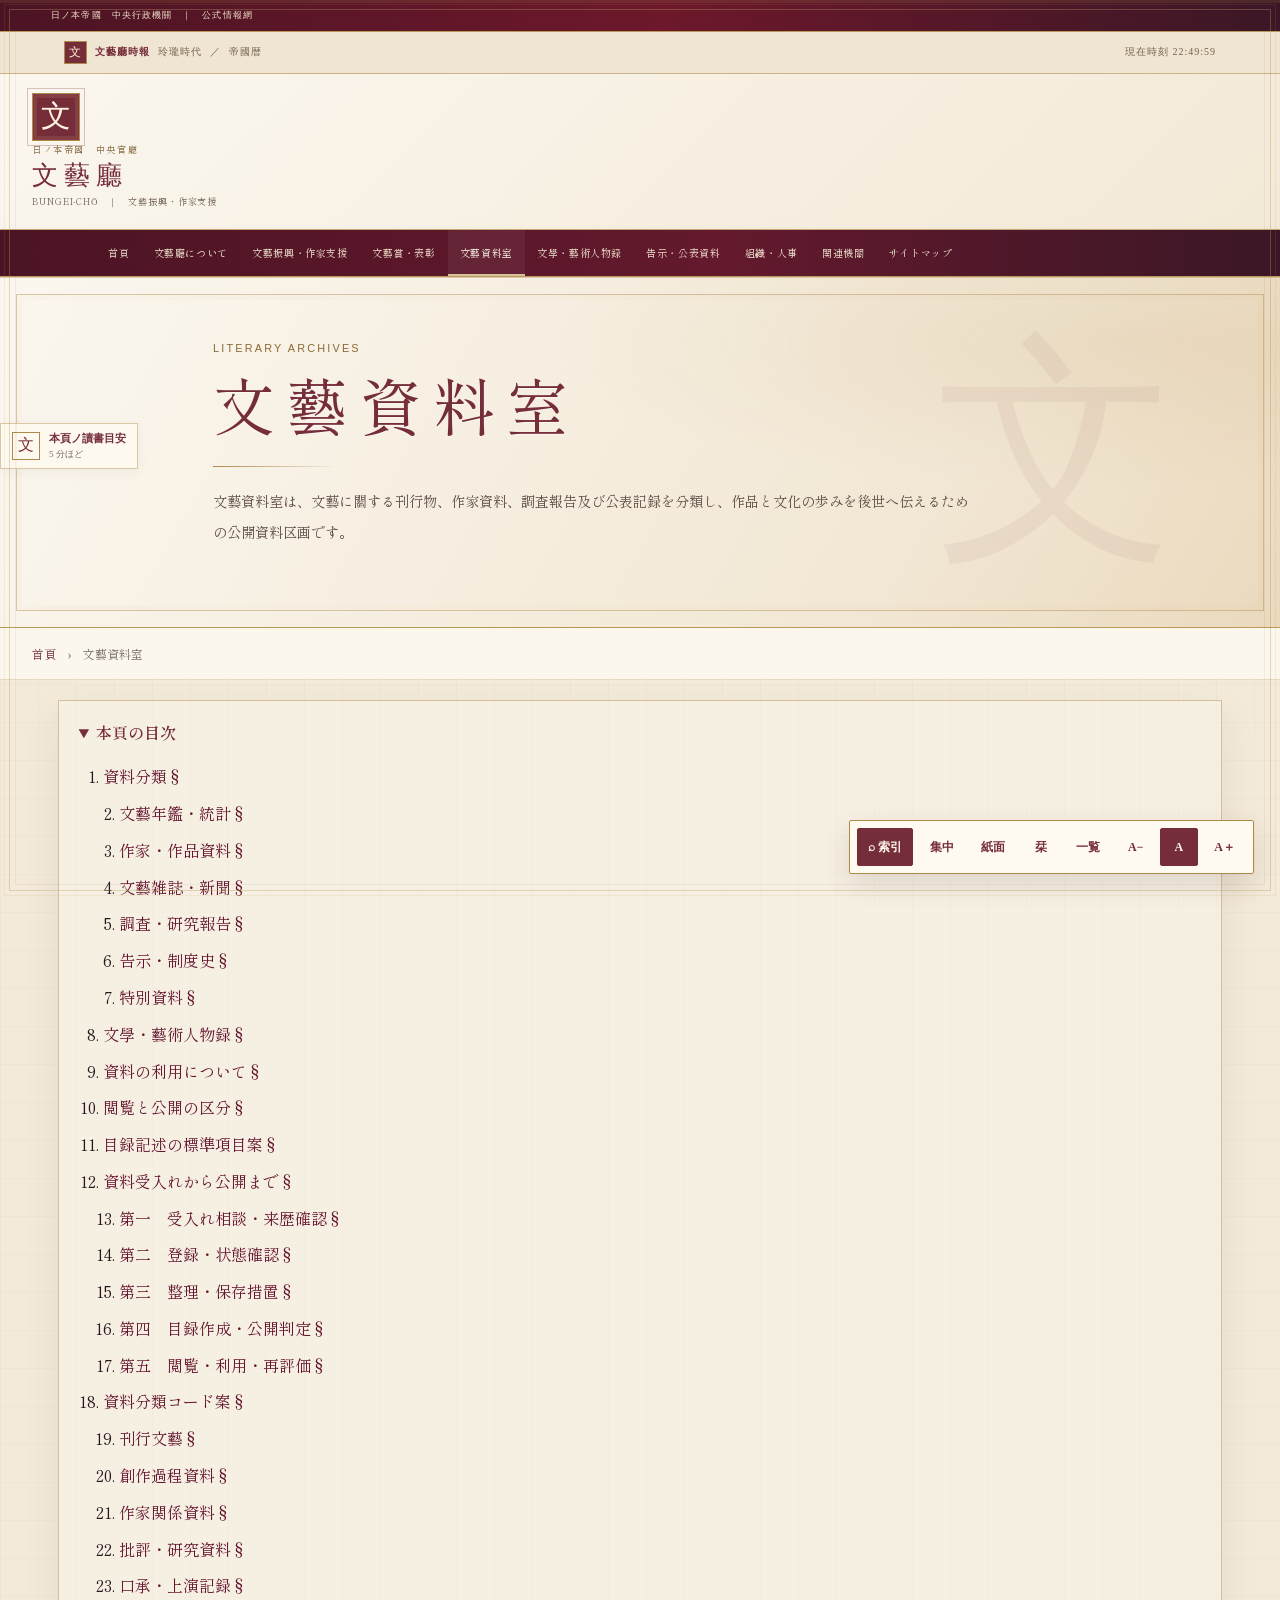
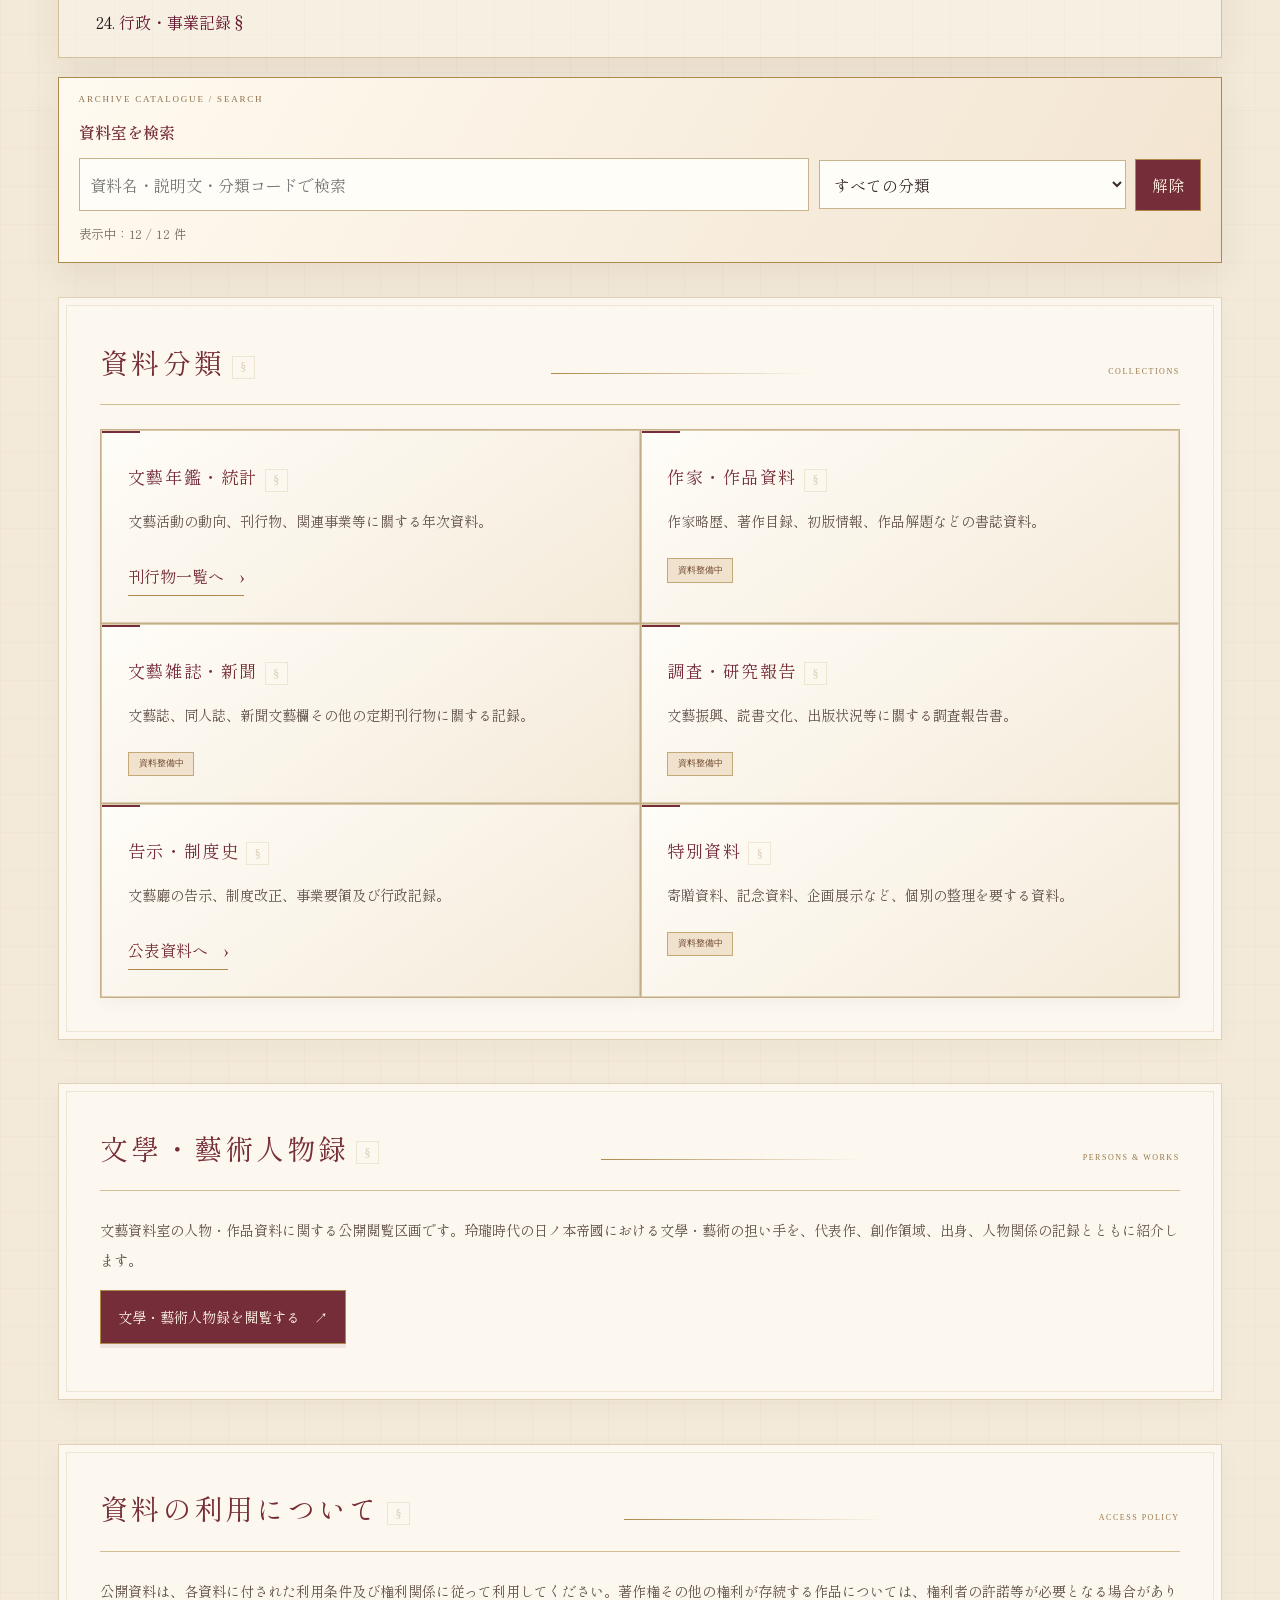
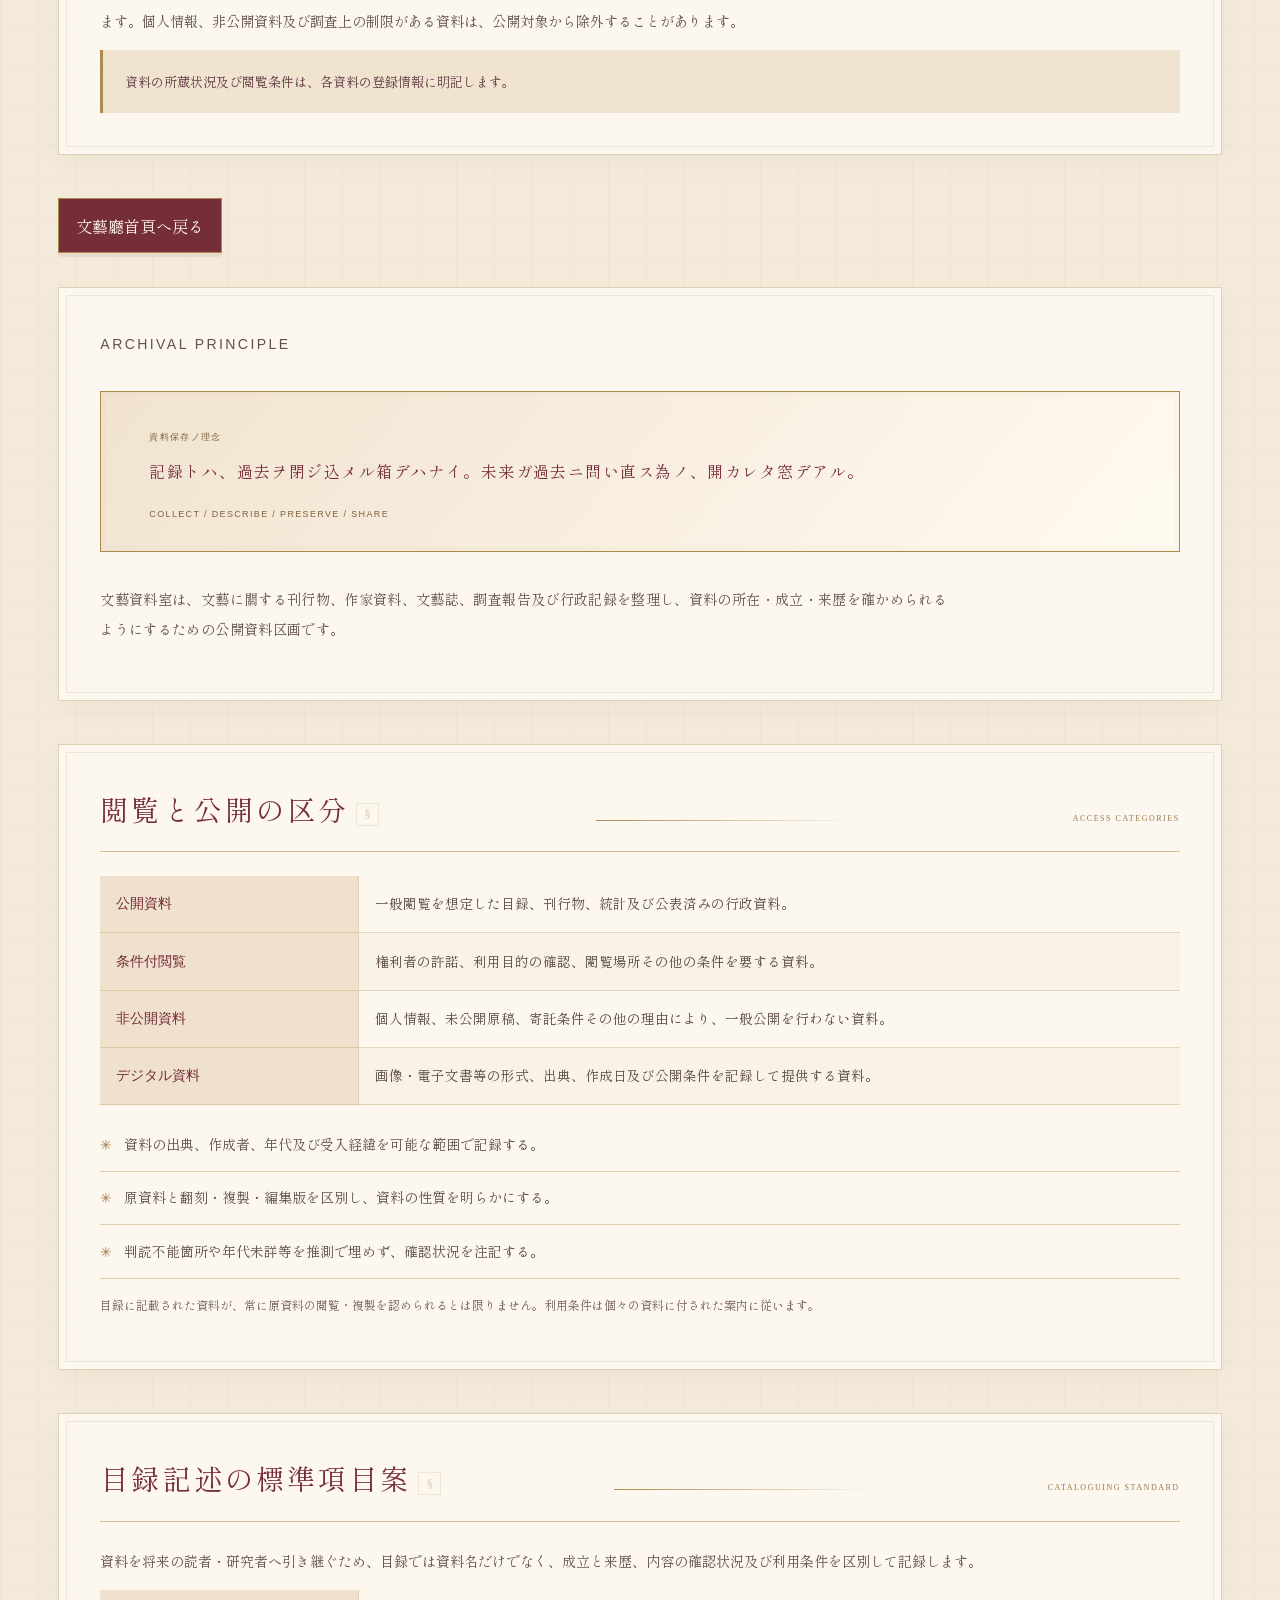
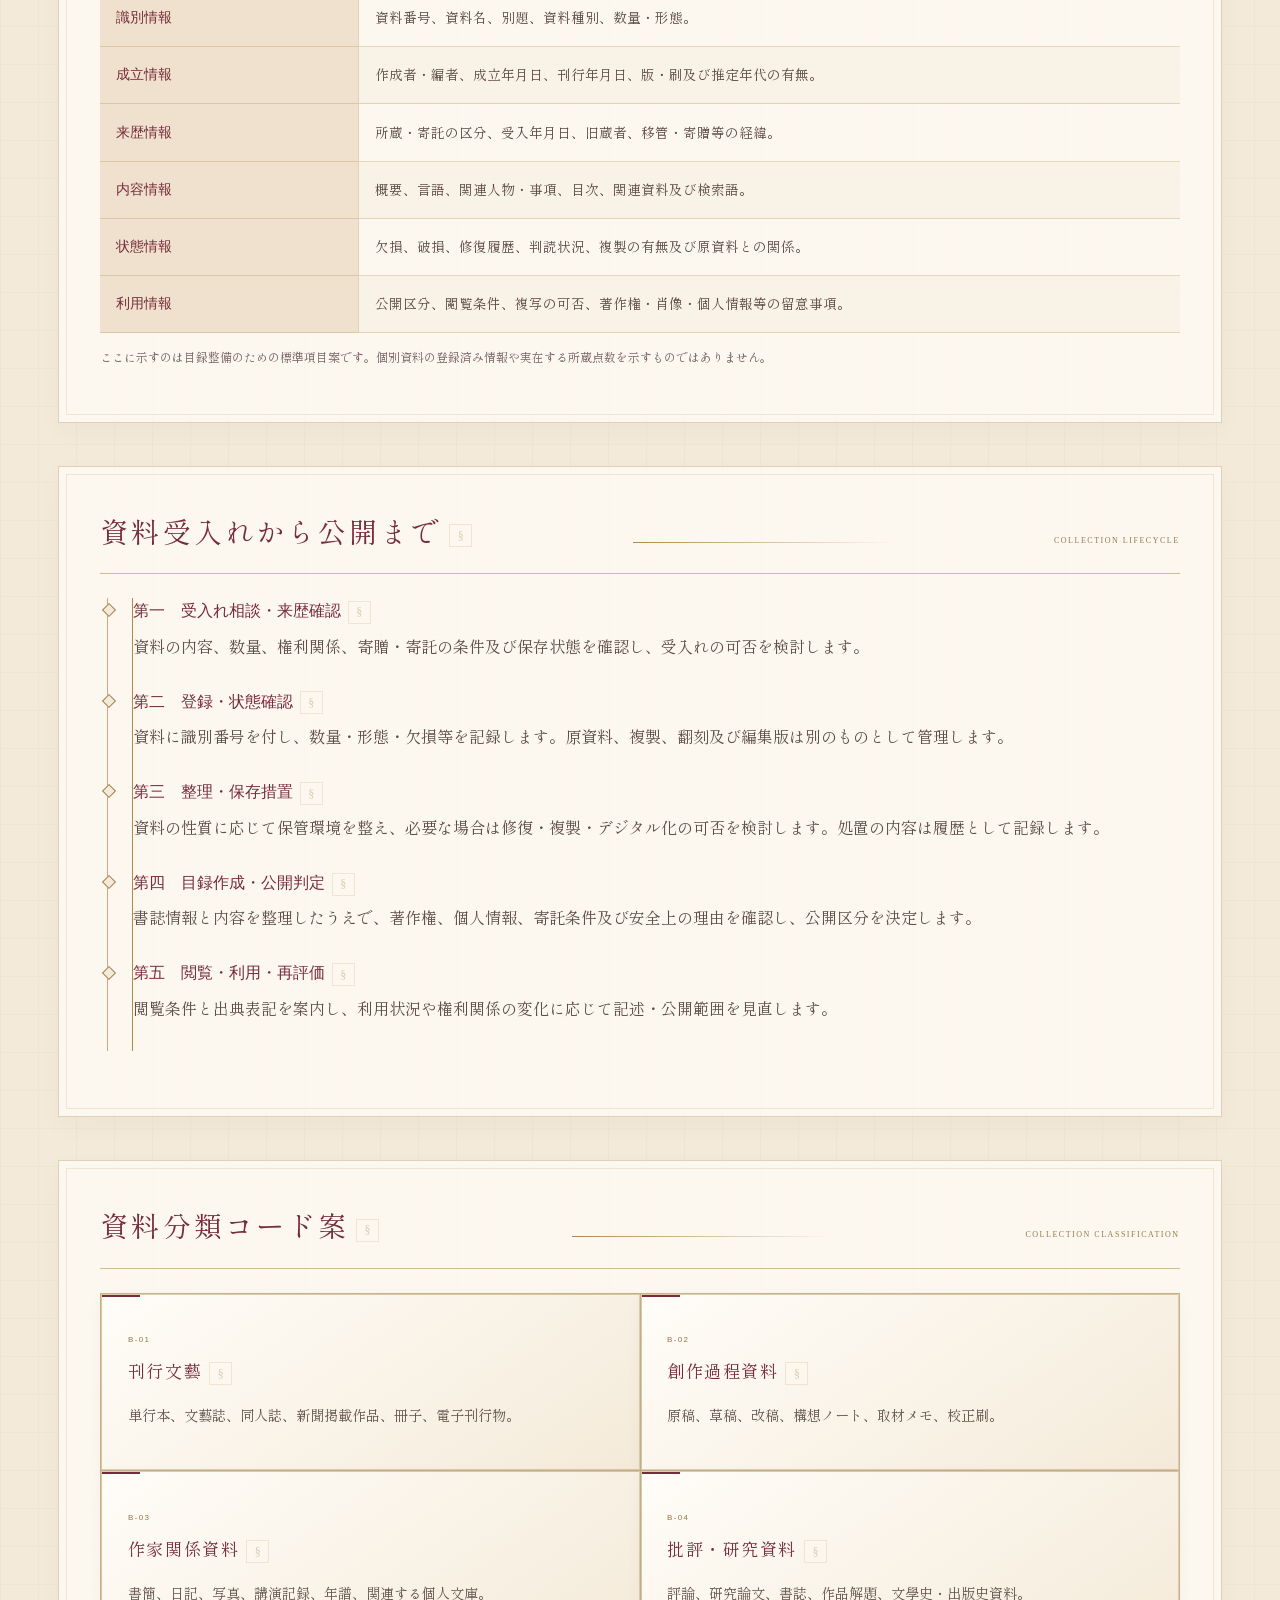
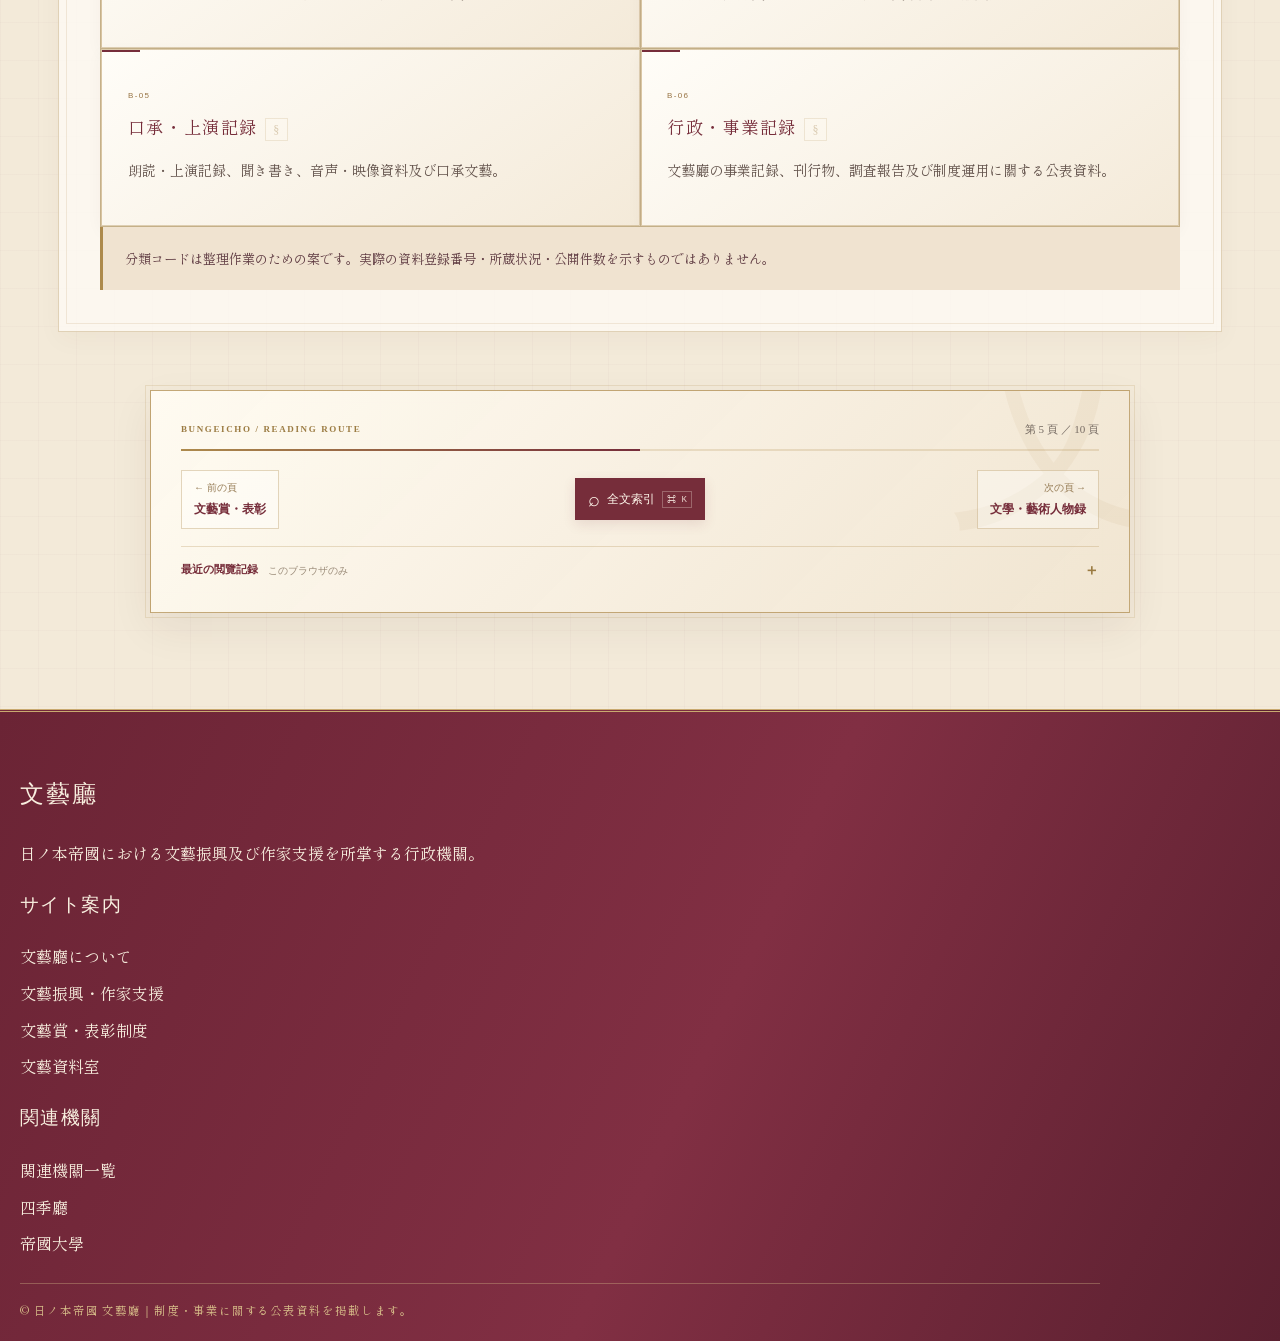
<file: archive.html>
<!doctype html>
<html lang="ja"><head><meta charset="utf-8"><meta name="viewport" content="width=device-width,initial-scale=1"><meta name="description" content="日ノ本帝國文藝廳公式情報網「文藝資料室」。文藝振興・作家支援に關する機關案内及び公開資料。"><meta name="theme-color" content="#6d182b">
<link rel="preconnect" href="https://fonts.googleapis.com">
<link rel="preconnect" href="https://fonts.gstatic.com" crossorigin>
<link rel="stylesheet" href="https://fonts.googleapis.com/css2?family=Shippori+Mincho:wght@400;500;600;700;800&amp;family=Cormorant+Garamond:ital,wght@0,400;0,500;0,600;1,400;1,500;1,600&amp;display=swap"><title>文藝資料室｜文藝廳｜日ノ本帝國</title><link rel="stylesheet" href="style.css?v=20261028-6"><link rel="stylesheet" href="literary.css?v=20261028-6"><script defer src="site.js?v=20261028-6"></script>
<link rel="stylesheet" href="reirou.css?v=20261028-9">
<script defer src="reirou.js?v=20261028-9"></script>
<link rel="icon" href="monsho.svg" type="image/svg+xml">

<link rel="canonical" href="https://8fgb66gmt2-stack.github.io/-Bungeicho-offical-web-site-/archive.html">
<link rel="sitemap" type="application/xml" title="文藝廳サイトマップ" href="sitemap.xml">
<meta property="og:type" content="website">
<meta property="og:site_name" content="日ノ本帝國 文藝廳">
<meta property="og:locale" content="ja_JP">
<meta property="og:url" content="https://8fgb66gmt2-stack.github.io/-Bungeicho-offical-web-site-/archive.html">
<meta property="og:title" content="文藝資料室｜文藝廳｜日ノ本帝國">
<meta property="og:description" content="日ノ本帝國文藝廳公式情報網「文藝資料室」。文藝振興・作家支援に關する機關案内及び公開資料。">
<meta name="twitter:card" content="summary">
</head>
<body><a class="skip-link" href="#main">本文へ移動</a><div class="topline">日ノ本帝國　中央行政機關　｜　公式情報網</div><header class="masthead"><div class="masthead-inner"><a href="index.html" class="seal" aria-label="文藝廳首頁" style="text-decoration:none">文</a><div><div class="brand-kicker">日ノ本帝國　中央官廳</div><div class="brand-title">文藝廳</div><div class="brand-sub">BUNGEI-CHŌ　｜　文藝振興・作家支援</div></div></div></header><div class="nav-wrap"><nav class="nav" aria-label="主要導航"><a href="index.html">首頁</a><a href="about.html">文藝廳について</a><a href="support.html">文藝振興・作家支援</a><a href="awards.html">文藝賞・表彰</a><a href="archive.html" aria-current="page">文藝資料室</a><a href="jinbutsuroku.html">文學・藝術人物録</a><a href="notices.html">告示・公表資料</a><a href="staff.html">組織・人事</a><a href="links.html">関連機關</a><a href="sitemap.html">サイトマップ</a></nav></div><section class="hero"><div class="hero-inner"><div class="eyebrow">LITERARY ARCHIVES</div><h1>文藝資料室</h1><div class="hero-rule"></div><p>文藝資料室は、文藝に關する刊行物、作家資料、調査報告及び公表記録を分類し、作品と文化の歩みを後世へ伝えるための公開資料区画です。</p></div></section><div class="breadcrumb"><a href="index.html">首頁</a>　›　文藝資料室</div><main id="main"><section class="section"><div class="section-heading"><h2>資料分類</h2><span>COLLECTIONS</span></div><div class="grid"><article class="card"><h3>文藝年鑑・統計</h3><p>文藝活動の動向、刊行物、関連事業等に關する年次資料。</p><a href="notices.html#publications">刊行物一覧へ　›</a></article><article class="card"><h3>作家・作品資料</h3><p>作家略歴、著作目録、初版情報、作品解題などの書誌資料。</p><span class="pill">資料整備中</span></article><article class="card"><h3>文藝雑誌・新聞</h3><p>文藝誌、同人誌、新聞文藝欄その他の定期刊行物に關する記録。</p><span class="pill">資料整備中</span></article><article class="card"><h3>調査・研究報告</h3><p>文藝振興、読書文化、出版状況等に關する調査報告書。</p><span class="pill">資料整備中</span></article><article class="card"><h3>告示・制度史</h3><p>文藝廳の告示、制度改正、事業要領及び行政記録。</p><a href="notices.html">公表資料へ　›</a></article><article class="card"><h3>特別資料</h3><p>寄贈資料、記念資料、企画展示など、個別の整理を要する資料。</p><span class="pill">資料整備中</span></article></div></section>
<section class="section" id="person-register"><div class="section-heading"><h2>文學・藝術人物録</h2><span>PERSONS &amp; WORKS</span></div><p>文藝資料室の人物・作品資料に関する公開閲覧区画です。玲瓏時代の日ノ本帝國における文學・藝術の担い手を、代表作、創作領域、出身、人物関係の記録とともに紹介します。</p><p><a class="button-link" href="jinbutsuroku.html">文學・藝術人物録を閲覧する　↗</a></p></section>
<section class="section"><div class="section-heading"><h2>資料の利用について</h2><span>ACCESS POLICY</span></div><p>公開資料は、各資料に付された利用条件及び権利関係に従って利用してください。著作権その他の権利が存続する作品については、権利者の許諾等が必要となる場合があります。個人情報、非公開資料及び調査上の制限がある資料は、公開対象から除外することがあります。</p><div class="notice">資料の所蔵状況及び閲覧条件は、各資料の登録情報に明記します。</div></section><p><a class="button-link" href="index.html">文藝廳首頁へ戻る</a></p><section class="section"><p class="lr-kicker">ARCHIVAL PRINCIPLE</p><div class="lr-quote"><small>資料保存ノ理念</small><p>記録トハ、過去ヲ閉ジ込メル箱デハナイ。未来ガ過去ニ問い直ス為ノ、開カレタ窓デアル。</p><small>COLLECT / DESCRIBE / PRESERVE / SHARE</small></div><p class="lr-lead">文藝資料室は、文藝に關する刊行物、作家資料、文藝誌、調査報告及び行政記録を整理し、資料の所在・成立・来歴を確かめられるようにするための公開資料区画です。</p></section><section class="section"><div class="section-heading"><h2>閲覧と公開の区分</h2><span>ACCESS CATEGORIES</span></div><table class="statute"><tr><th>公開資料</th><td>一般閲覧を想定した目録、刊行物、統計及び公表済みの行政資料。</td></tr><tr><th>条件付閲覧</th><td>権利者の許諾、利用目的の確認、閲覧場所その他の条件を要する資料。</td></tr><tr><th>非公開資料</th><td>個人情報、未公開原稿、寄託条件その他の理由により、一般公開を行わない資料。</td></tr><tr><th>デジタル資料</th><td>画像・電子文書等の形式、出典、作成日及び公開条件を記録して提供する資料。</td></tr></table><ul class="lr-list"><li>資料の出典、作成者、年代及び受入経緯を可能な範囲で記録する。</li><li>原資料と翻刻・複製・編集版を区別し、資料の性質を明らかにする。</li><li>判読不能箇所や年代未詳等を推測で埋めず、確認状況を注記する。</li></ul><p class="lr-smallprint">目録に記載された資料が、常に原資料の閲覧・複製を認められるとは限りません。利用条件は個々の資料に付された案内に従います。</p></section>
<section class="section" id="catalogue-standard"><div class="section-heading"><h2>目録記述の標準項目案</h2><span>CATALOGUING STANDARD</span></div><p>資料を将来の読者・研究者へ引き継ぐため、目録では資料名だけでなく、成立と来歴、内容の確認状況及び利用条件を区別して記録します。</p><table class="statute"><tr><th>識別情報</th><td>資料番号、資料名、別題、資料種別、数量・形態。</td></tr><tr><th>成立情報</th><td>作成者・編者、成立年月日、刊行年月日、版・刷及び推定年代の有無。</td></tr><tr><th>来歴情報</th><td>所蔵・寄託の区分、受入年月日、旧蔵者、移管・寄贈等の経緯。</td></tr><tr><th>内容情報</th><td>概要、言語、関連人物・事項、目次、関連資料及び検索語。</td></tr><tr><th>状態情報</th><td>欠損、破損、修復履歴、判読状況、複製の有無及び原資料との関係。</td></tr><tr><th>利用情報</th><td>公開区分、閲覧条件、複写の可否、著作権・肖像・個人情報等の留意事項。</td></tr></table><p class="lr-smallprint">ここに示すのは目録整備のための標準項目案です。個別資料の登録済み情報や実在する所蔵点数を示すものではありません。</p></section>
<section class="section" id="preservation"><div class="section-heading"><h2>資料受入れから公開まで</h2><span>COLLECTION LIFECYCLE</span></div><div class="lr-timeline"><article><h3>第一　受入れ相談・来歴確認</h3><p>資料の内容、数量、権利関係、寄贈・寄託の条件及び保存状態を確認し、受入れの可否を検討します。</p></article><article><h3>第二　登録・状態確認</h3><p>資料に識別番号を付し、数量・形態・欠損等を記録します。原資料、複製、翻刻及び編集版は別のものとして管理します。</p></article><article><h3>第三　整理・保存措置</h3><p>資料の性質に応じて保管環境を整え、必要な場合は修復・複製・デジタル化の可否を検討します。処置の内容は履歴として記録します。</p></article><article><h3>第四　目録作成・公開判定</h3><p>書誌情報と内容を整理したうえで、著作権、個人情報、寄託条件及び安全上の理由を確認し、公開区分を決定します。</p></article><article><h3>第五　閲覧・利用・再評価</h3><p>閲覧条件と出典表記を案内し、利用状況や権利関係の変化に応じて記述・公開範囲を見直します。</p></article></div></section>
<section class="section" id="classification"><div class="section-heading"><h2>資料分類コード案</h2><span>COLLECTION CLASSIFICATION</span></div><div class="grid"><article class="card"><span class="lr-card-label">B-01</span><h3>刊行文藝</h3><p>単行本、文藝誌、同人誌、新聞掲載作品、冊子、電子刊行物。</p></article><article class="card"><span class="lr-card-label">B-02</span><h3>創作過程資料</h3><p>原稿、草稿、改稿、構想ノート、取材メモ、校正刷。</p></article><article class="card"><span class="lr-card-label">B-03</span><h3>作家関係資料</h3><p>書簡、日記、写真、講演記録、年譜、関連する個人文庫。</p></article><article class="card"><span class="lr-card-label">B-04</span><h3>批評・研究資料</h3><p>評論、研究論文、書誌、作品解題、文學史・出版史資料。</p></article><article class="card"><span class="lr-card-label">B-05</span><h3>口承・上演記録</h3><p>朗読・上演記録、聞き書き、音声・映像資料及び口承文藝。</p></article><article class="card"><span class="lr-card-label">B-06</span><h3>行政・事業記録</h3><p>文藝廳の事業記録、刊行物、調査報告及び制度運用に關する公表資料。</p></article></div><div class="notice">分類コードは整理作業のための案です。実際の資料登録番号・所蔵状況・公開件数を示すものではありません。</div></section></main><footer class="footer"><div class="footer-inner"><div class="footer-grid"><div><h2>文藝廳</h2><p>日ノ本帝國における文藝振興及び作家支援を所掌する行政機關。</p></div><div><h3>サイト案内</h3><ul><li><a href="about.html">文藝廳について</a></li><li><a href="support.html">文藝振興・作家支援</a></li><li><a href="awards.html">文藝賞・表彰制度</a></li><li><a href="archive.html">文藝資料室</a></li></ul></div><div><h3>関連機關</h3><ul><li><a href="links.html">関連機關一覧</a></li><li><a href="https://8fgb66gmt2-stack.github.io/-web-Shikicho/">四季廳</a></li><li><a href="https://8fgb66gmt2-stack.github.io/https-8fgb66gmt2-stack.github.io-nippon-imperial-university-/">帝國大學</a></li></ul></div></div><div class="footer-small">© 日ノ本帝國 文藝廳｜制度・事業に關する公表資料を掲載します。</div></div></footer></body></html>
</file>
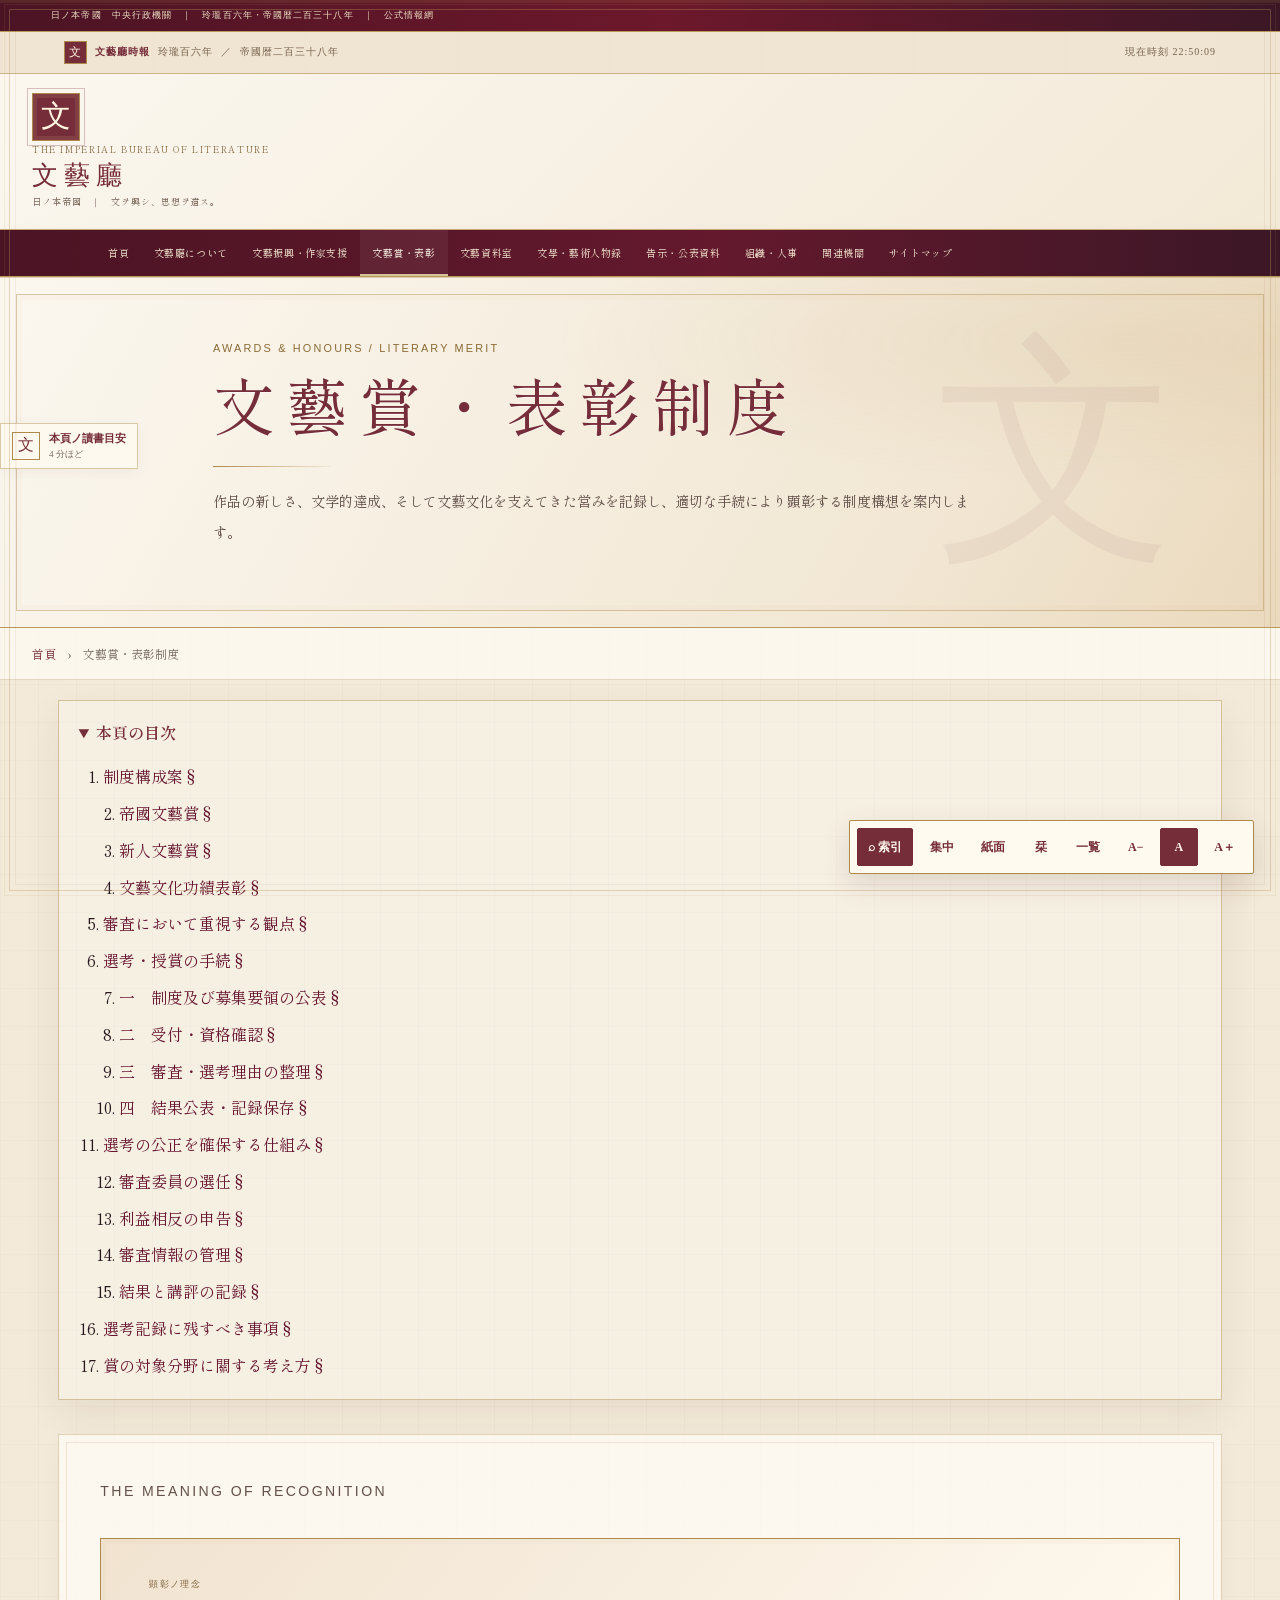
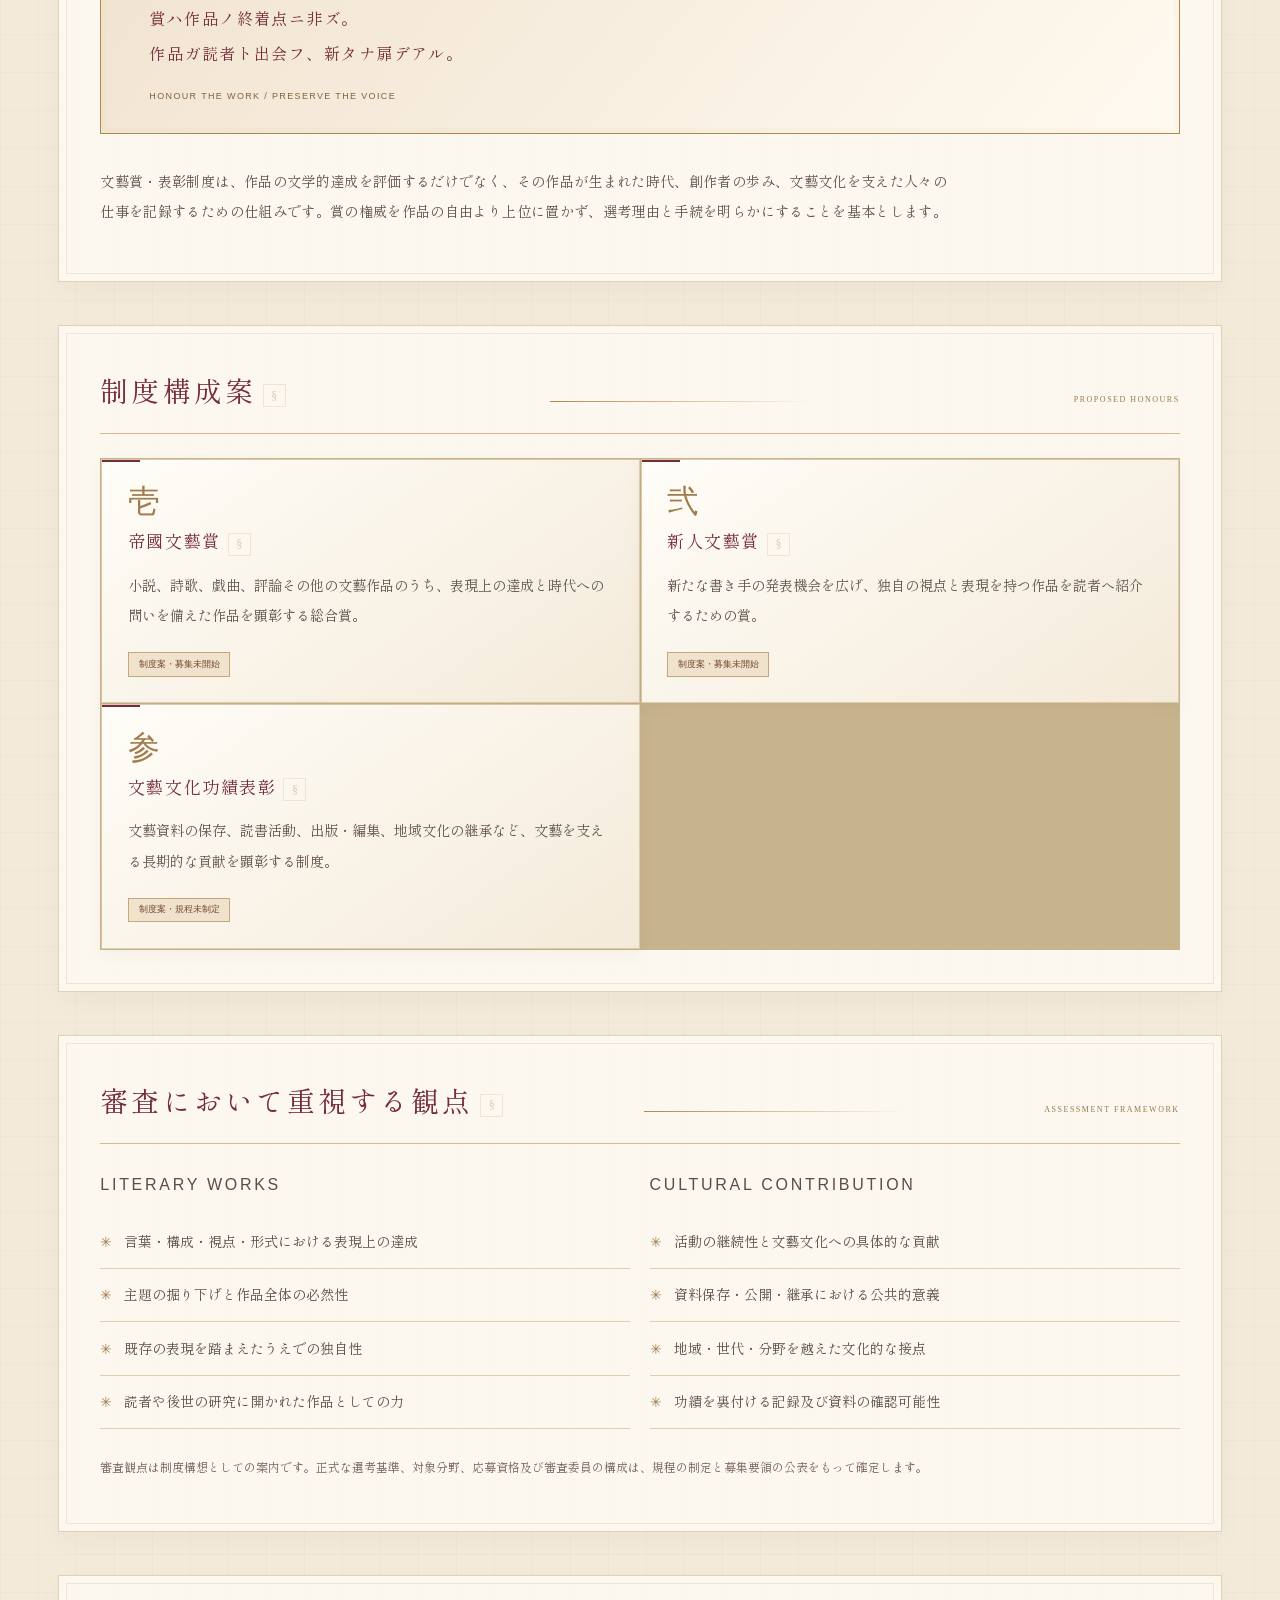
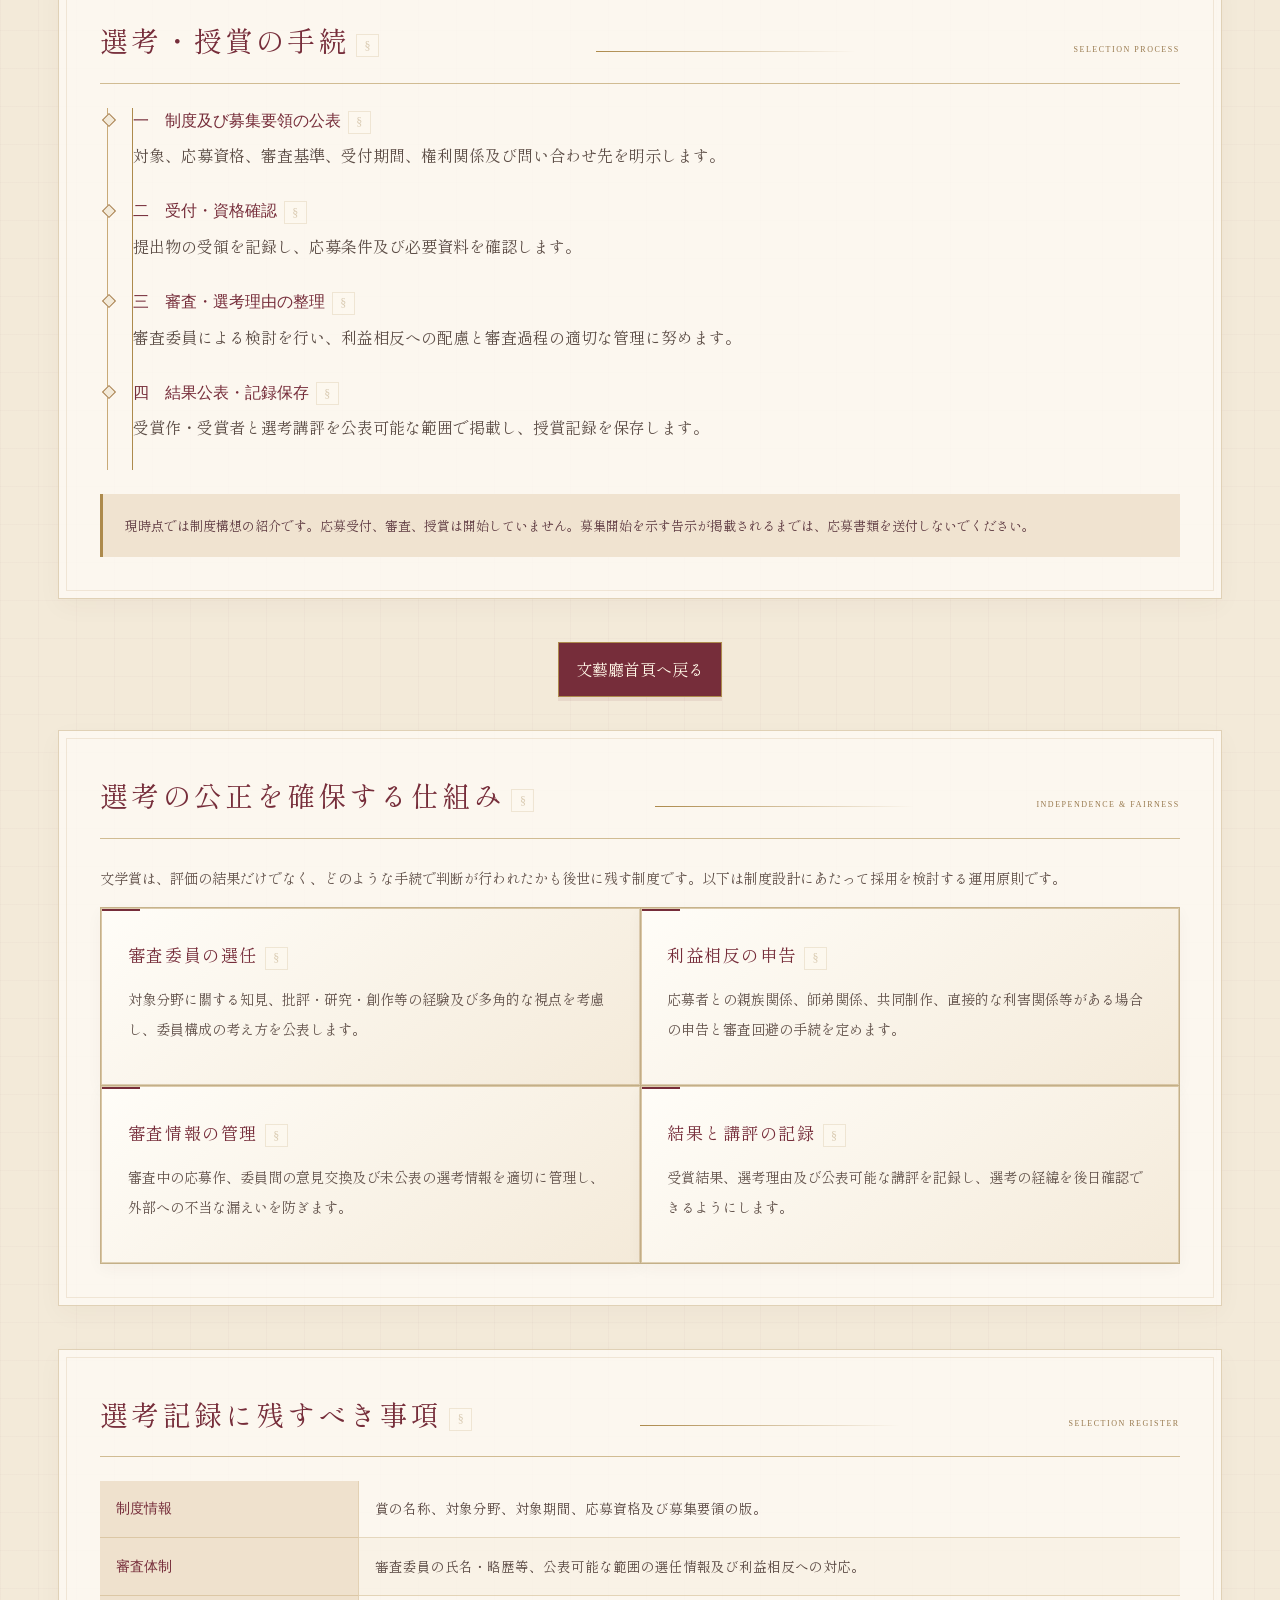
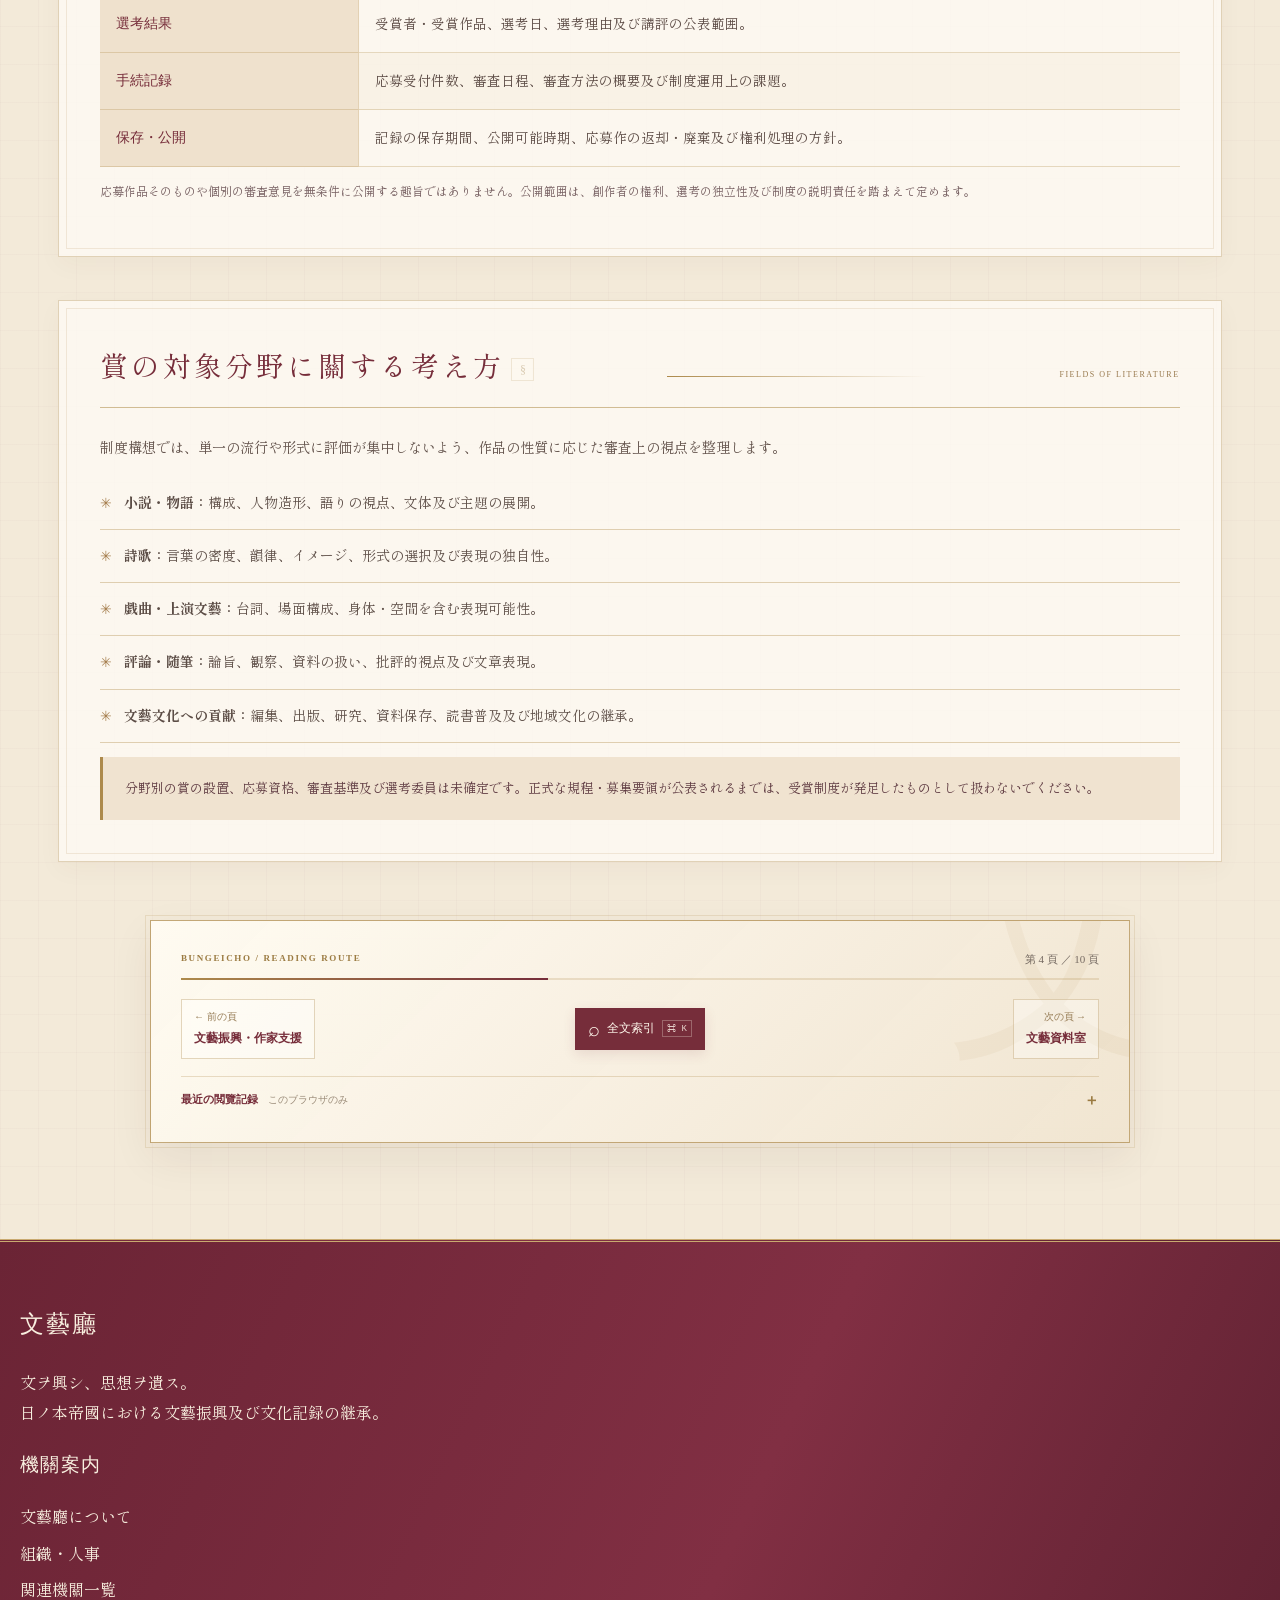
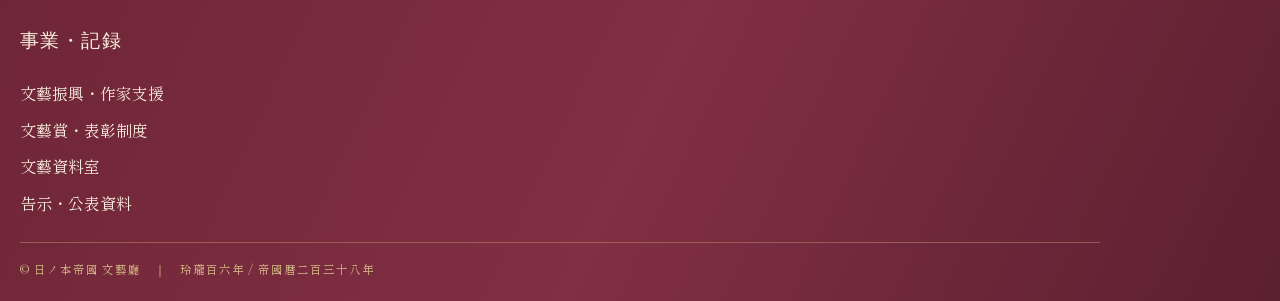
<file: awards.html>
<!doctype html>
<html lang="ja"><head><meta charset="utf-8"><meta name="viewport" content="width=device-width,initial-scale=1"><meta name="theme-color" content="#6d182b">
<link rel="preconnect" href="https://fonts.googleapis.com">
<link rel="preconnect" href="https://fonts.gstatic.com" crossorigin>
<link rel="stylesheet" href="https://fonts.googleapis.com/css2?family=Shippori+Mincho:wght@400;500;600;700;800&amp;family=Cormorant+Garamond:ital,wght@0,400;0,500;0,600;1,400;1,500;1,600&amp;display=swap"><meta name="description" content="作品の新しさ、文学的達成、そして文藝文化を支えてきた営みを記録し、適切な手続により顕彰する制度構想を案内します。"><title>文藝賞・表彰制度｜文藝廳｜日ノ本帝國</title><link rel="stylesheet" href="style.css?v=20261028-6"><link rel="stylesheet" href="literary.css?v=20261028-6"><script defer src="site.js?v=20261028-6"></script>
<link rel="stylesheet" href="reirou.css?v=20261028-9">
<script defer src="reirou.js?v=20261028-9"></script>
<link rel="icon" href="monsho.svg" type="image/svg+xml">

<link rel="canonical" href="https://8fgb66gmt2-stack.github.io/-Bungeicho-offical-web-site-/awards.html">
<link rel="sitemap" type="application/xml" title="文藝廳サイトマップ" href="sitemap.xml">
<meta property="og:type" content="website">
<meta property="og:site_name" content="日ノ本帝國 文藝廳">
<meta property="og:locale" content="ja_JP">
<meta property="og:url" content="https://8fgb66gmt2-stack.github.io/-Bungeicho-offical-web-site-/awards.html">
<meta property="og:title" content="文藝賞・表彰制度｜文藝廳｜日ノ本帝國">
<meta property="og:description" content="作品の新しさ、文学的達成、そして文藝文化を支えてきた営みを記録し、適切な手続により顕彰する制度構想を案内します。">
<meta name="twitter:card" content="summary">
</head>
<body><a class="skip-link" href="#main">本文へ移動</a><div class="topline">日ノ本帝國　中央行政機關　｜　玲瓏百六年・帝國暦二百三十八年　｜　公式情報網</div><header class="masthead"><div class="masthead-inner"><a href="index.html" class="seal" aria-label="文藝廳首頁" style="text-decoration:none">文</a><div><div class="brand-kicker">THE IMPERIAL BUREAU OF LITERATURE</div><div class="brand-title">文藝廳</div><div class="brand-sub">日ノ本帝國　｜　文ヲ興シ、思想ヲ遺ス。</div></div></div></header><div class="nav-wrap"><nav class="nav" aria-label="主要導航"><a href="index.html">首頁</a><a href="about.html">文藝廳について</a><a href="support.html">文藝振興・作家支援</a><a href="awards.html" aria-current="page">文藝賞・表彰</a><a href="archive.html">文藝資料室</a><a href="jinbutsuroku.html">文學・藝術人物録</a><a href="notices.html">告示・公表資料</a><a href="staff.html">組織・人事</a><a href="links.html">関連機關</a><a href="sitemap.html">サイトマップ</a></nav></div><section class="hero"><div class="hero-inner"><div class="eyebrow">AWARDS & HONOURS / LITERARY MERIT</div><h1>文藝賞・表彰制度</h1><div class="hero-rule"></div><p>作品の新しさ、文学的達成、そして文藝文化を支えてきた営みを記録し、適切な手続により顕彰する制度構想を案内します。</p></div></section><div class="breadcrumb"><a href="index.html">首頁</a>　›　文藝賞・表彰制度</div><main id="main">
<section class="section"><p class="lr-kicker">THE MEANING OF RECOGNITION</p><div class="lr-quote"><small>顕彰ノ理念</small><p>賞ハ作品ノ終着点ニ非ズ。<br>作品ガ読者ト出会フ、新タナ扉デアル。</p><small>HONOUR THE WORK / PRESERVE THE VOICE</small></div><p class="lr-lead">文藝賞・表彰制度は、作品の文学的達成を評価するだけでなく、その作品が生まれた時代、創作者の歩み、文藝文化を支えた人々の仕事を記録するための仕組みです。賞の権威を作品の自由より上位に置かず、選考理由と手続を明らかにすることを基本とします。</p></section>
<section class="section"><div class="section-heading"><h2>制度構成案</h2><span>PROPOSED HONOURS</span></div><div class="grid"><article class="card"><span class="lr-number">壱</span><h3>帝國文藝賞</h3><p>小説、詩歌、戯曲、評論その他の文藝作品のうち、表現上の達成と時代への問いを備えた作品を顕彰する総合賞。</p><span class="pill">制度案・募集未開始</span></article><article class="card"><span class="lr-number">弐</span><h3>新人文藝賞</h3><p>新たな書き手の発表機会を広げ、独自の視点と表現を持つ作品を読者へ紹介するための賞。</p><span class="pill">制度案・募集未開始</span></article><article class="card"><span class="lr-number">参</span><h3>文藝文化功績表彰</h3><p>文藝資料の保存、読書活動、出版・編集、地域文化の継承など、文藝を支える長期的な貢献を顕彰する制度。</p><span class="pill">制度案・規程未制定</span></article></div></section>
<section class="section"><div class="section-heading"><h2>審査において重視する観点</h2><span>ASSESSMENT FRAMEWORK</span></div><div class="lr-columns"><div><p class="lr-kicker">LITERARY WORKS</p><ul class="lr-list"><li>言葉・構成・視点・形式における表現上の達成</li><li>主題の掘り下げと作品全体の必然性</li><li>既存の表現を踏まえたうえでの独自性</li><li>読者や後世の研究に開かれた作品としての力</li></ul></div><div><p class="lr-kicker">CULTURAL CONTRIBUTION</p><ul class="lr-list"><li>活動の継続性と文藝文化への具体的な貢献</li><li>資料保存・公開・継承における公共的意義</li><li>地域・世代・分野を越えた文化的な接点</li><li>功績を裏付ける記録及び資料の確認可能性</li></ul></div></div><p class="lr-smallprint">審査観点は制度構想としての案内です。正式な選考基準、対象分野、応募資格及び審査委員の構成は、規程の制定と募集要領の公表をもって確定します。</p></section>
<section class="section"><div class="section-heading"><h2>選考・授賞の手続</h2><span>SELECTION PROCESS</span></div><div class="lr-timeline"><article><h3>一　制度及び募集要領の公表</h3><p>対象、応募資格、審査基準、受付期間、権利関係及び問い合わせ先を明示します。</p></article><article><h3>二　受付・資格確認</h3><p>提出物の受領を記録し、応募条件及び必要資料を確認します。</p></article><article><h3>三　審査・選考理由の整理</h3><p>審査委員による検討を行い、利益相反への配慮と審査過程の適切な管理に努めます。</p></article><article><h3>四　結果公表・記録保存</h3><p>受賞作・受賞者と選考講評を公表可能な範囲で掲載し、授賞記録を保存します。</p></article></div><div class="notice">現時点では制度構想の紹介です。応募受付、審査、授賞は開始していません。募集開始を示す告示が掲載されるまでは、応募書類を送付しないでください。</div></section><p style="text-align:center;margin:2rem 0"><a class="button-link" href="index.html">文藝廳首頁へ戻る</a></p>
<section class="section" id="governance"><div class="section-heading"><h2>選考の公正を確保する仕組み</h2><span>INDEPENDENCE &amp; FAIRNESS</span></div><p>文学賞は、評価の結果だけでなく、どのような手続で判断が行われたかも後世に残す制度です。以下は制度設計にあたって採用を検討する運用原則です。</p><div class="grid"><article class="card"><h3>審査委員の選任</h3><p>対象分野に關する知見、批評・研究・創作等の経験及び多角的な視点を考慮し、委員構成の考え方を公表します。</p></article><article class="card"><h3>利益相反の申告</h3><p>応募者との親族関係、師弟関係、共同制作、直接的な利害関係等がある場合の申告と審査回避の手続を定めます。</p></article><article class="card"><h3>審査情報の管理</h3><p>審査中の応募作、委員間の意見交換及び未公表の選考情報を適切に管理し、外部への不当な漏えいを防ぎます。</p></article><article class="card"><h3>結果と講評の記録</h3><p>受賞結果、選考理由及び公表可能な講評を記録し、選考の経緯を後日確認できるようにします。</p></article></div></section>
<section class="section" id="evaluation-record"><div class="section-heading"><h2>選考記録に残すべき事項</h2><span>SELECTION REGISTER</span></div><table class="statute"><tr><th>制度情報</th><td>賞の名称、対象分野、対象期間、応募資格及び募集要領の版。</td></tr><tr><th>審査体制</th><td>審査委員の氏名・略歴等、公表可能な範囲の選任情報及び利益相反への対応。</td></tr><tr><th>選考結果</th><td>受賞者・受賞作品、選考日、選考理由及び講評の公表範囲。</td></tr><tr><th>手続記録</th><td>応募受付件数、審査日程、審査方法の概要及び制度運用上の課題。</td></tr><tr><th>保存・公開</th><td>記録の保存期間、公開可能時期、応募作の返却・廃棄及び権利処理の方針。</td></tr></table><p class="lr-smallprint">応募作品そのものや個別の審査意見を無条件に公開する趣旨ではありません。公開範囲は、創作者の権利、選考の独立性及び制度の説明責任を踏まえて定めます。</p></section>
<section class="section" id="award-categories"><div class="section-heading"><h2>賞の対象分野に關する考え方</h2><span>FIELDS OF LITERATURE</span></div><p>制度構想では、単一の流行や形式に評価が集中しないよう、作品の性質に応じた審査上の視点を整理します。</p><ul class="lr-list"><li><strong>小説・物語：</strong>構成、人物造形、語りの視点、文体及び主題の展開。</li><li><strong>詩歌：</strong>言葉の密度、韻律、イメージ、形式の選択及び表現の独自性。</li><li><strong>戯曲・上演文藝：</strong>台詞、場面構成、身体・空間を含む表現可能性。</li><li><strong>評論・随筆：</strong>論旨、観察、資料の扱い、批評的視点及び文章表現。</li><li><strong>文藝文化への貢献：</strong>編集、出版、研究、資料保存、読書普及及び地域文化の継承。</li></ul><div class="notice">分野別の賞の設置、応募資格、審査基準及び選考委員は未確定です。正式な規程・募集要領が公表されるまでは、受賞制度が発足したものとして扱わないでください。</div></section></main><footer class="footer"><div class="footer-inner"><div class="footer-grid"><div><h2>文藝廳</h2><p>文ヲ興シ、思想ヲ遺ス。<br>日ノ本帝國における文藝振興及び文化記録の継承。</p></div><div><h3>機關案内</h3><ul><li><a href="about.html">文藝廳について</a></li><li><a href="staff.html">組織・人事</a></li><li><a href="links.html">関連機關一覧</a></li></ul></div><div><h3>事業・記録</h3><ul><li><a href="support.html">文藝振興・作家支援</a></li><li><a href="awards.html">文藝賞・表彰制度</a></li><li><a href="archive.html">文藝資料室</a></li><li><a href="notices.html">告示・公表資料</a></li></ul></div></div><div class="footer-small">© 日ノ本帝國 文藝廳　｜　玲瓏百六年 / 帝國暦二百三十八年</div></div></footer></body></html>
</file>
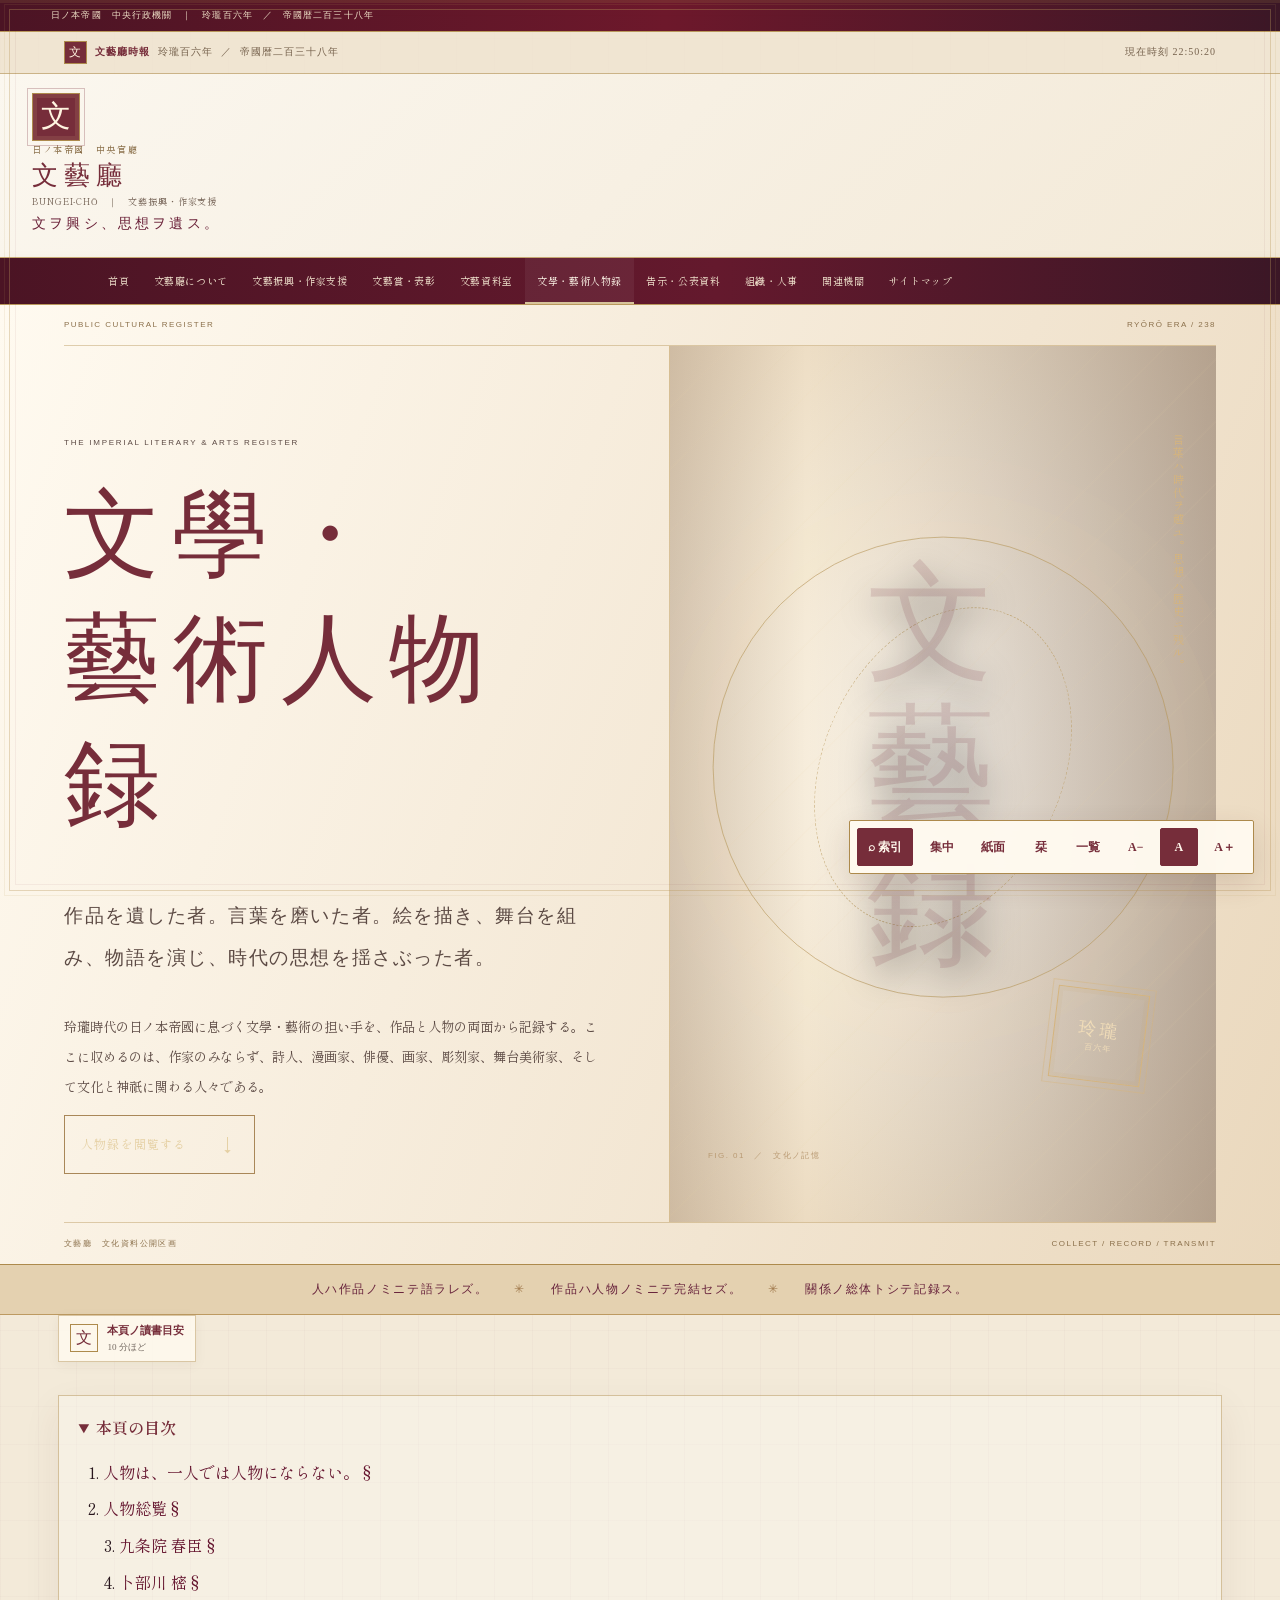
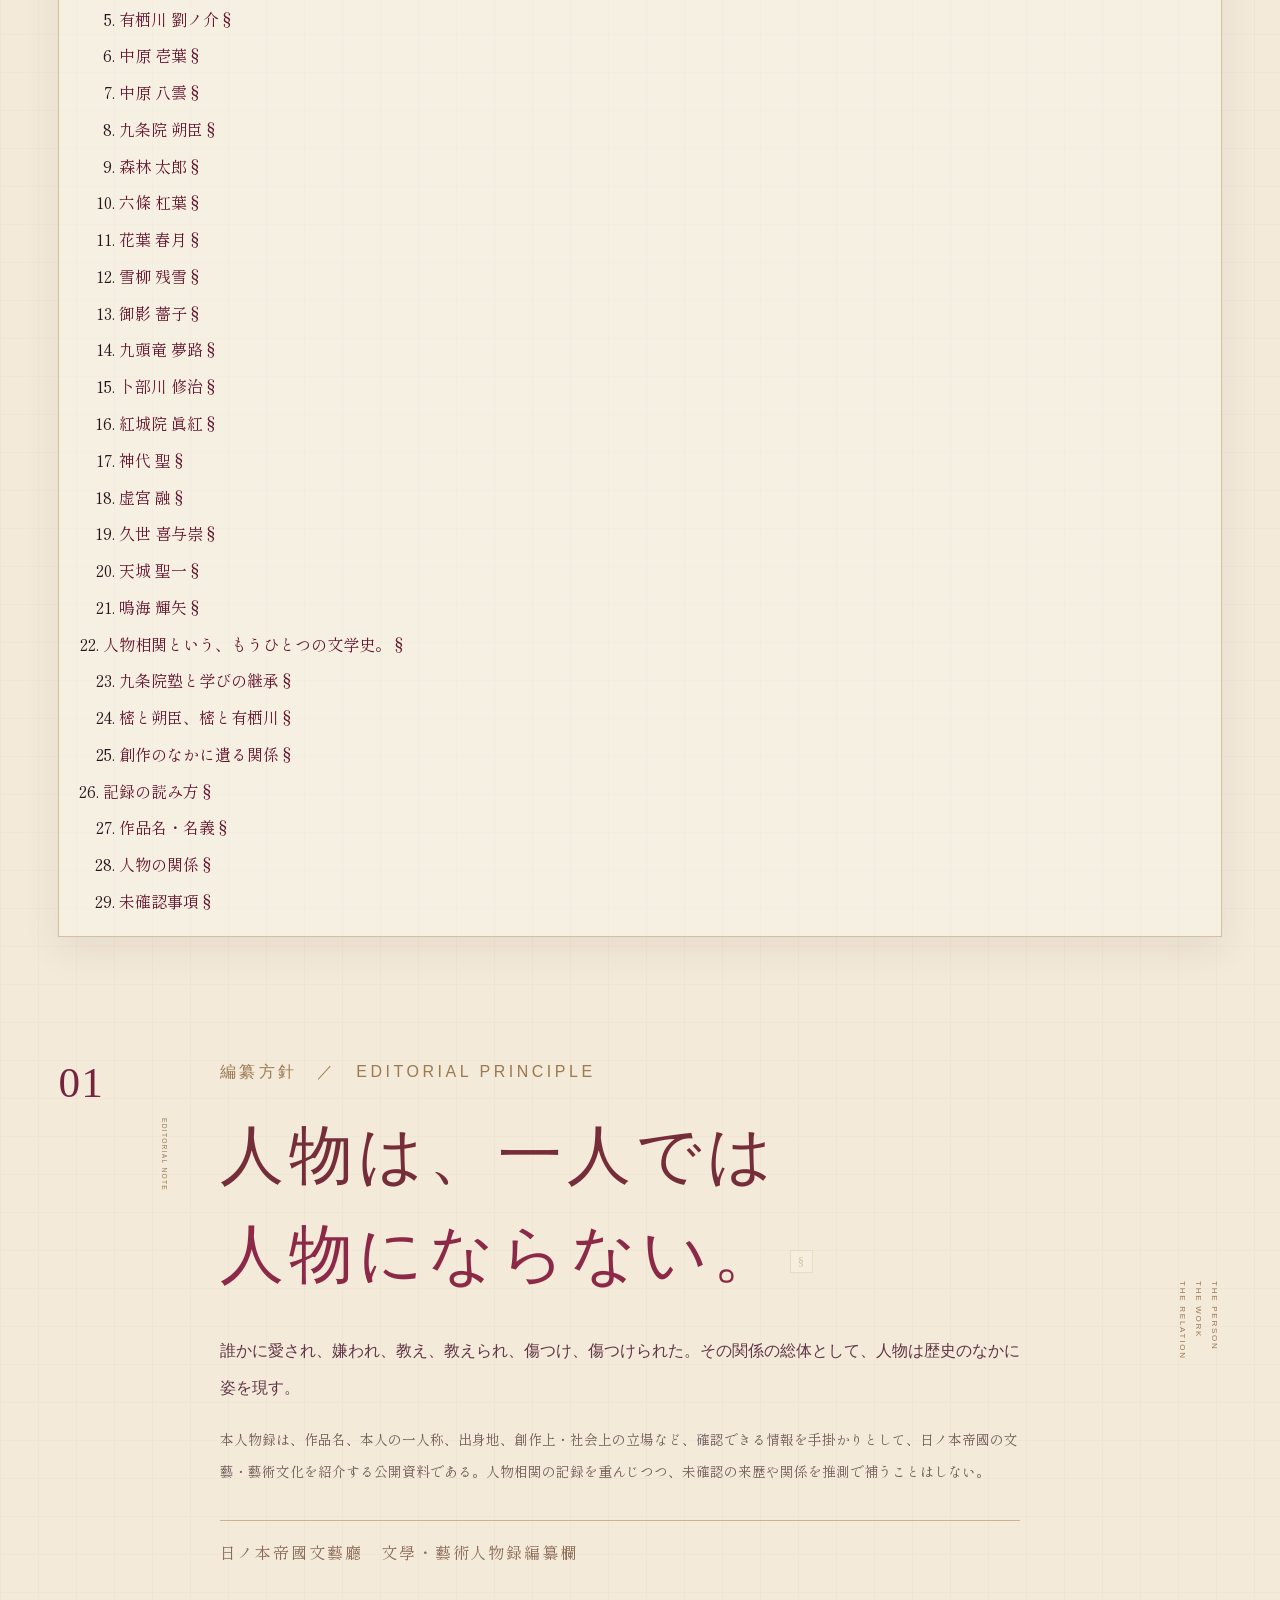
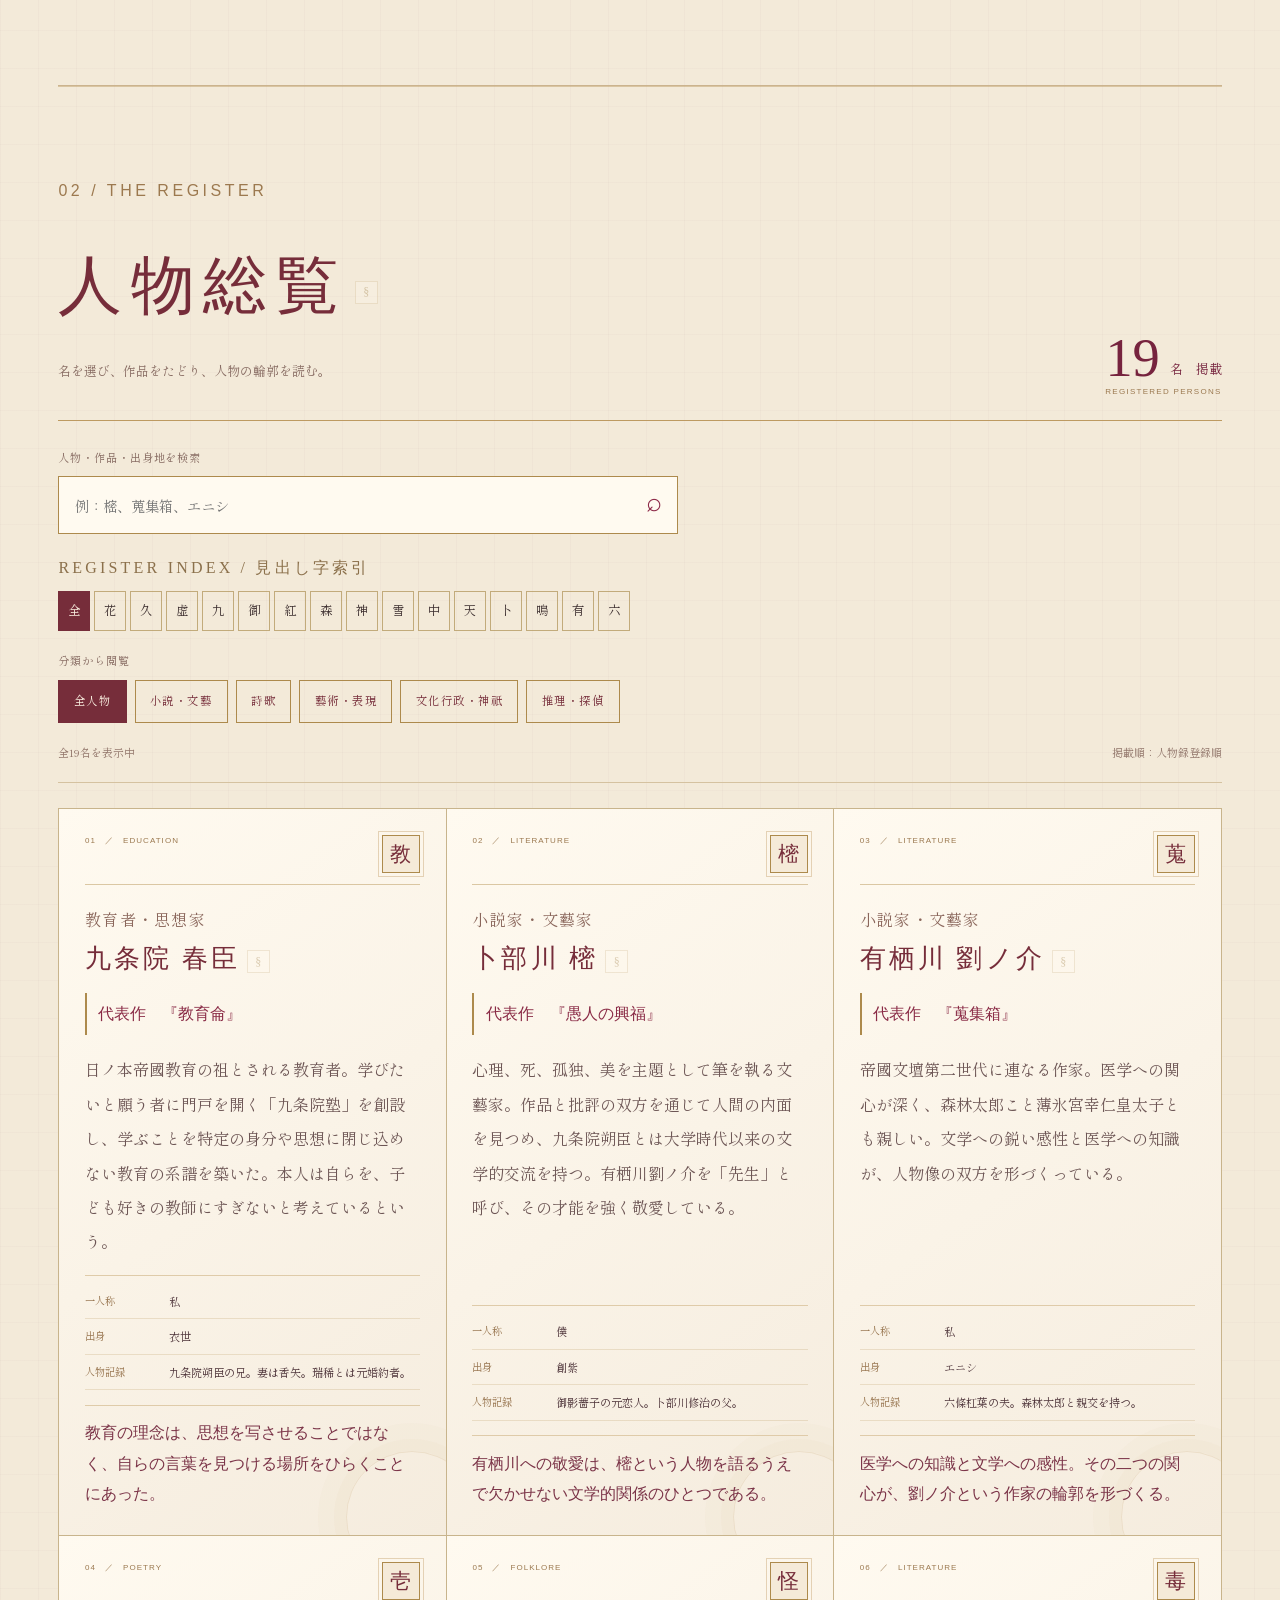
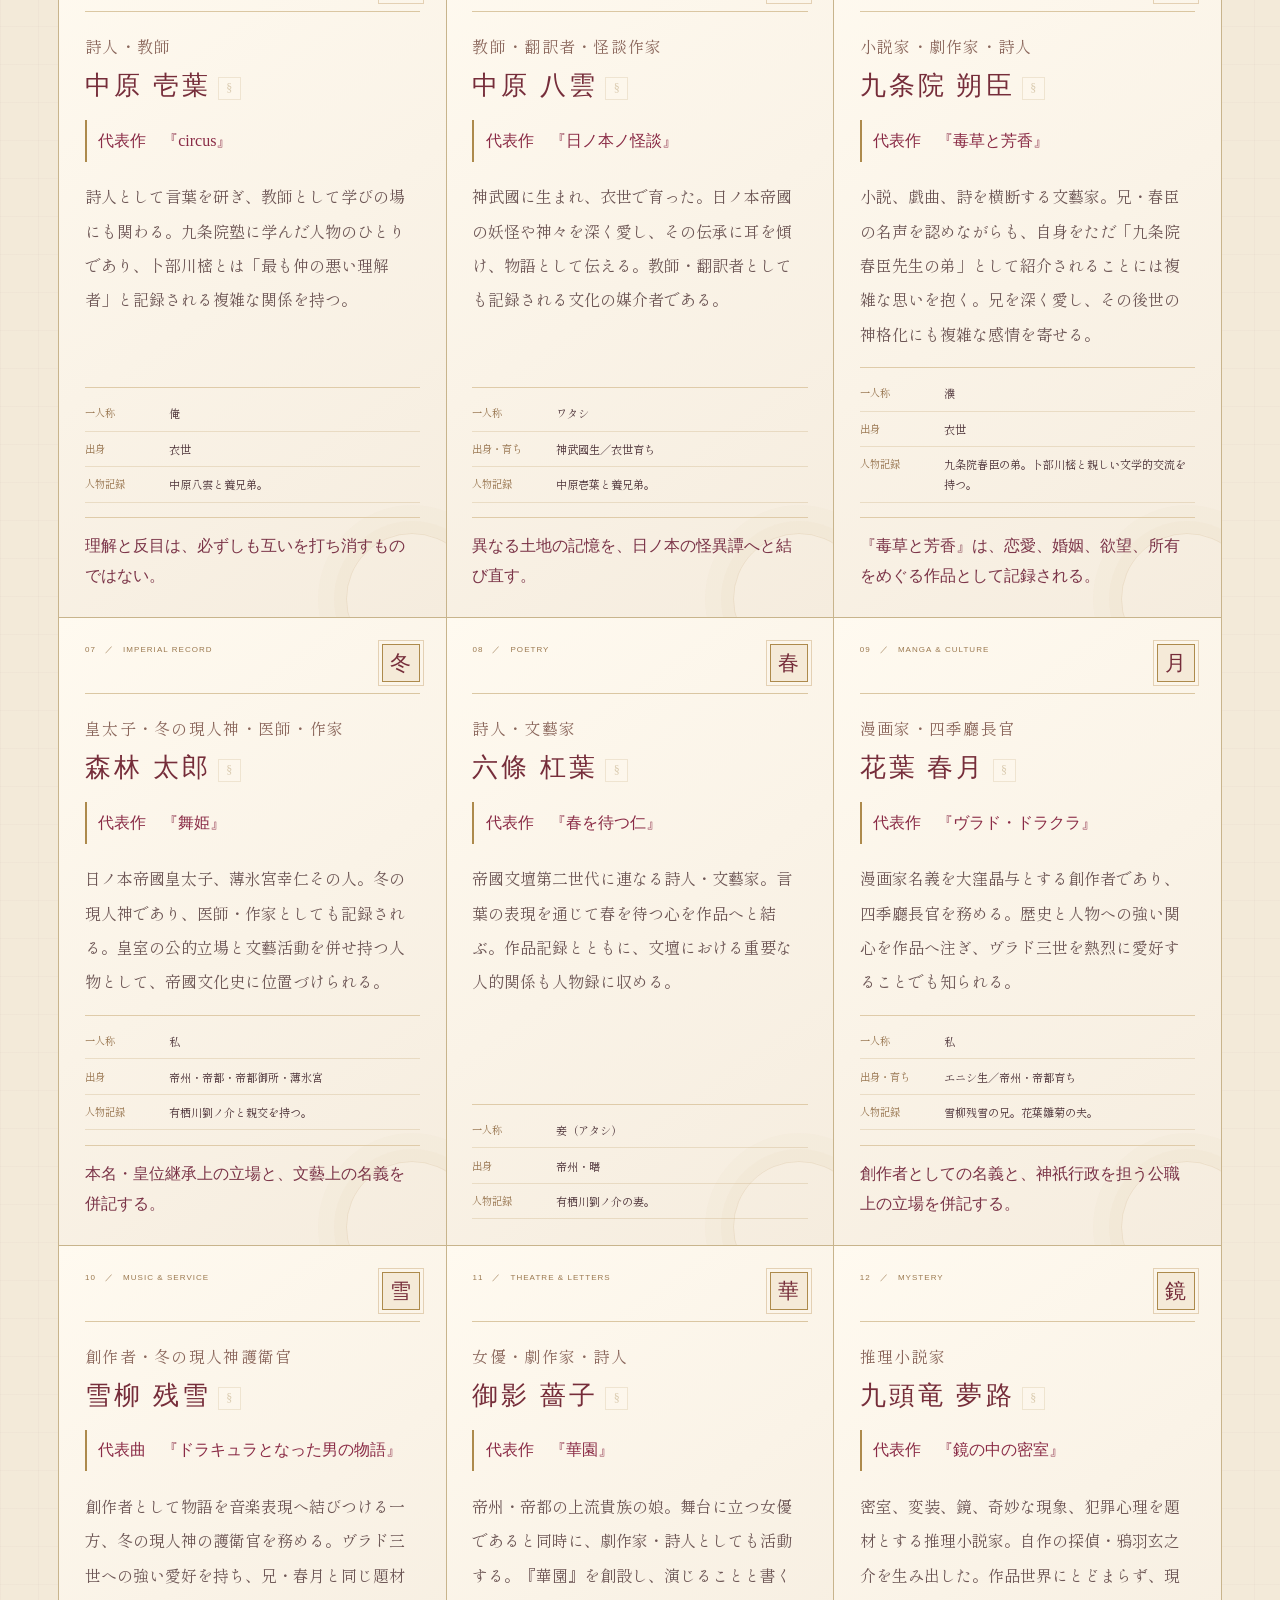
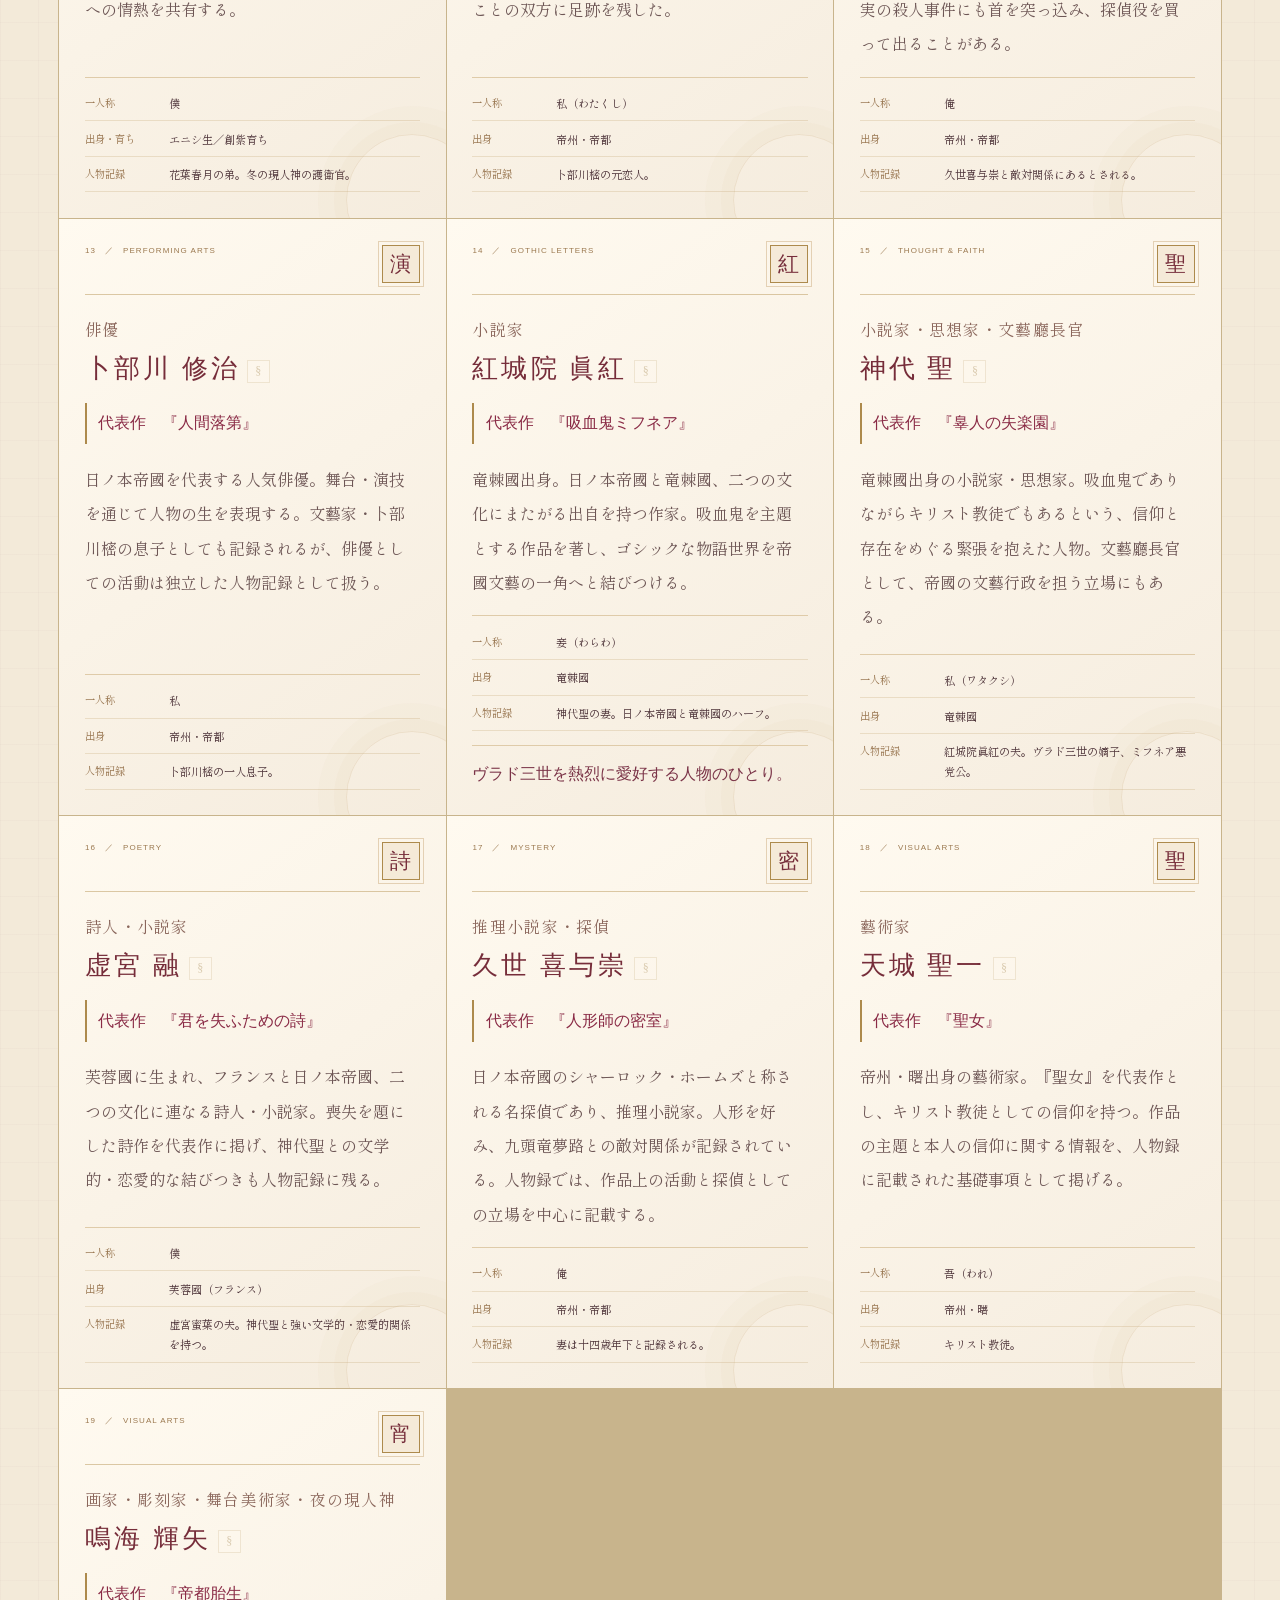
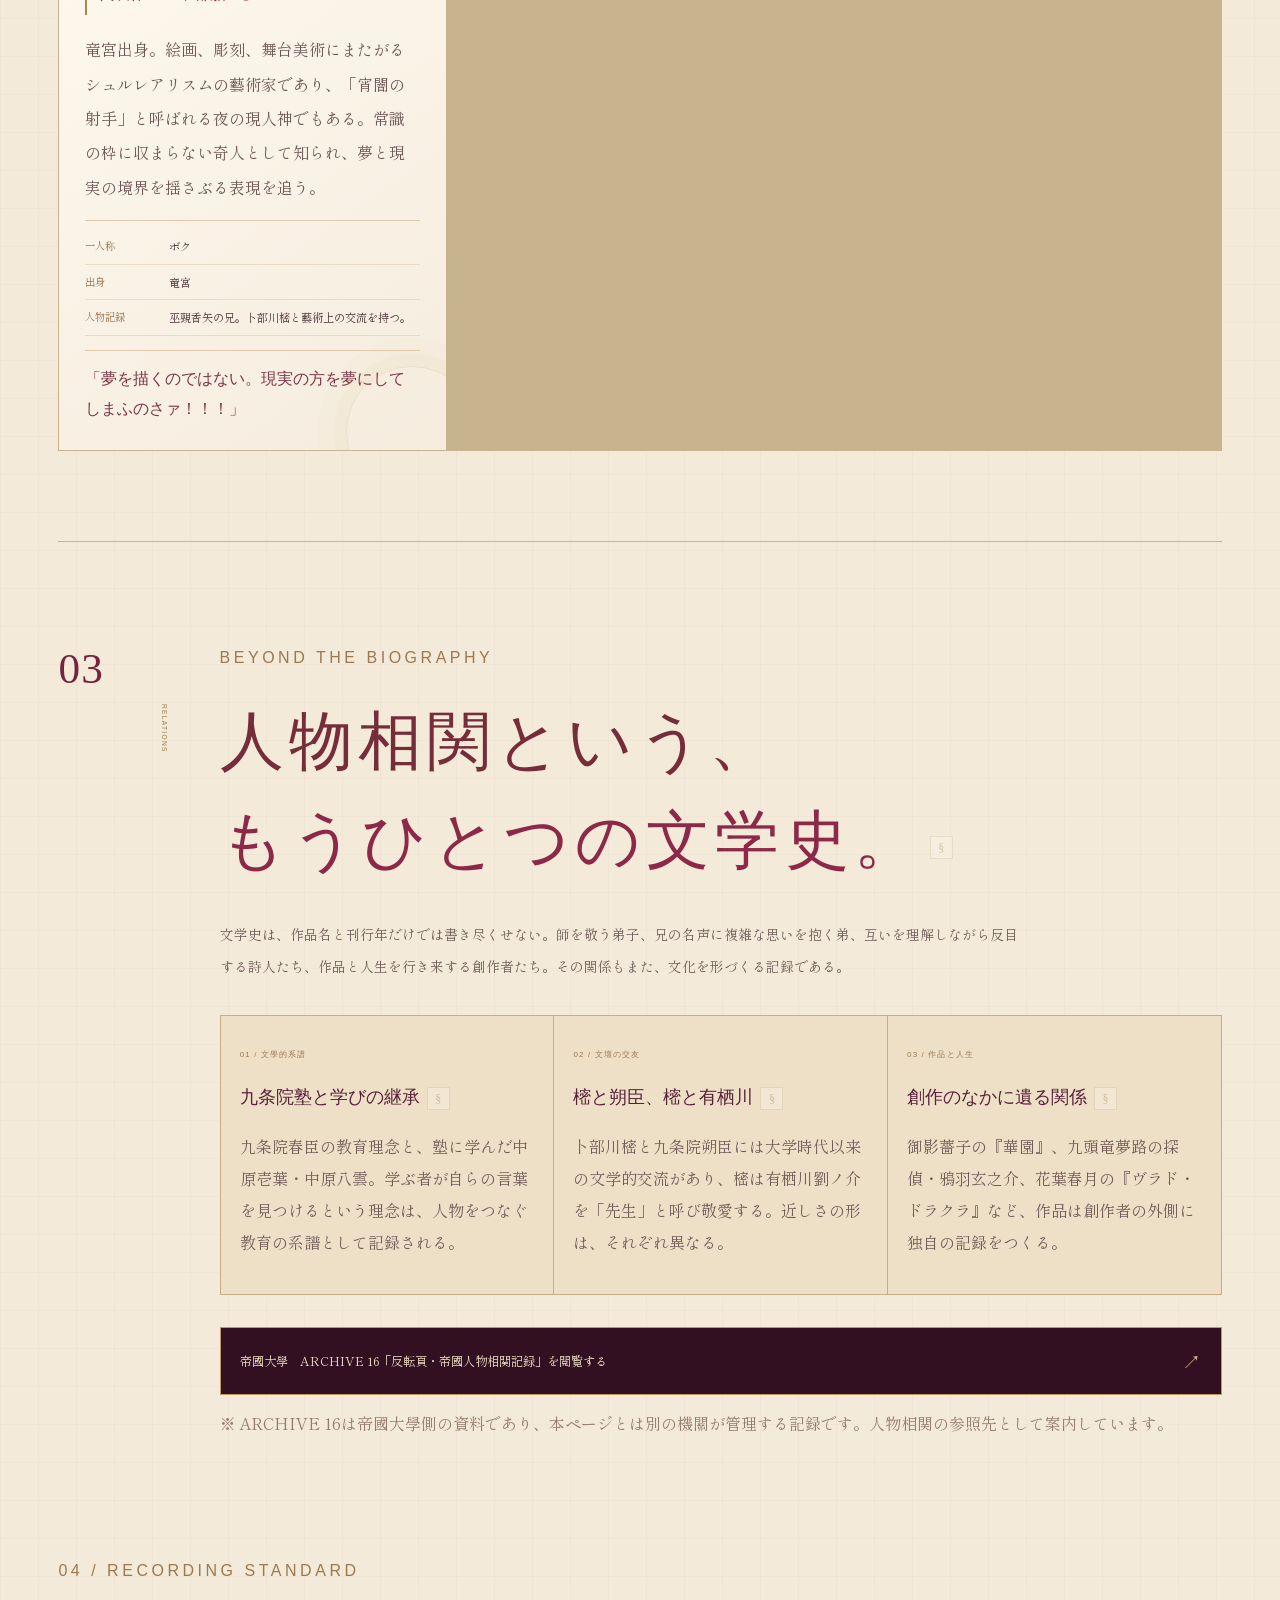
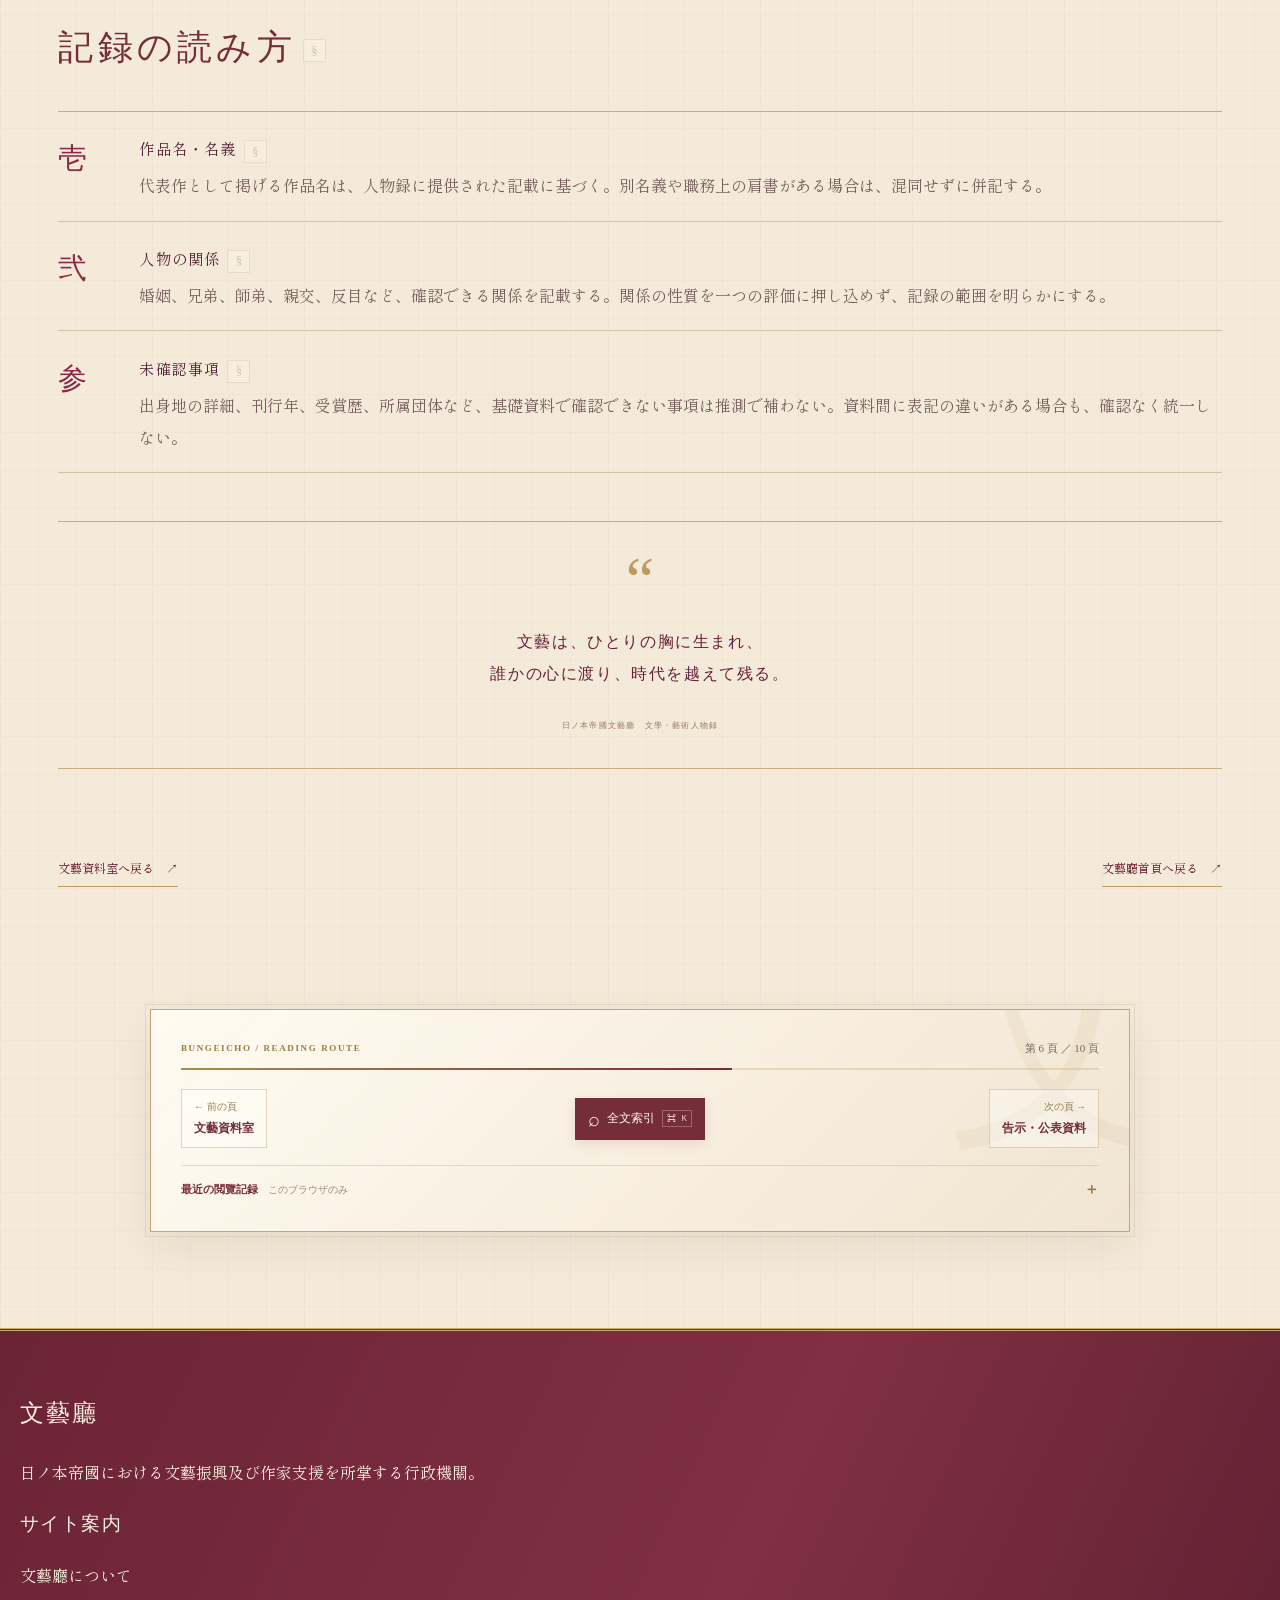
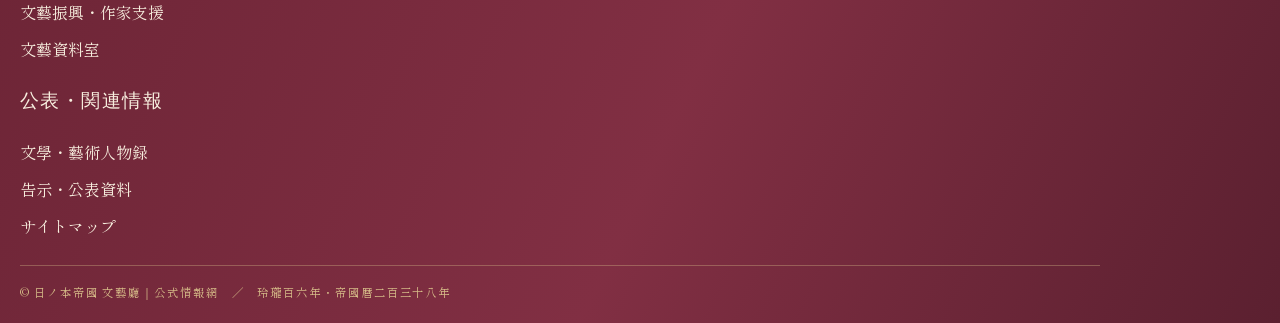
<file: jinbutsuroku.html>
<!doctype html>
<html lang="ja">
<head>
<meta charset="utf-8">
<meta name="viewport" content="width=device-width,initial-scale=1">
<meta name="theme-color" content="#6d182b">
<link rel="preconnect" href="https://fonts.googleapis.com">
<link rel="preconnect" href="https://fonts.gstatic.com" crossorigin>
<link rel="stylesheet" href="https://fonts.googleapis.com/css2?family=Shippori+Mincho:wght@400;500;600;700;800&amp;family=Cormorant+Garamond:ital,wght@0,400;0,500;0,600;1,400;1,500;1,600&amp;display=swap">
<meta name="description" content="玲瓏時代の日ノ本帝國文藝廳が公開する文學・藝術人物録。作品、創作、文化行政、そして人物の関係を記録する。">
<title>文學・藝術人物録｜文藝廳｜日ノ本帝國</title>
<link rel="stylesheet" href="style.css?v=20261028-6">
<link rel="stylesheet" href="literary.css?v=20261028-6">
<link rel="stylesheet" href="jinbutsuroku.css?v=20261028-6">
<script defer src="site.js?v=20261028-6"></script>
<script defer src="jinbutsuroku.js?v=20261028-6"></script>

<link rel="stylesheet" href="reirou.css?v=20261028-9">
<script defer src="reirou.js?v=20261028-9"></script>
<link rel="icon" href="monsho.svg" type="image/svg+xml">

<link rel="canonical" href="https://8fgb66gmt2-stack.github.io/-Bungeicho-offical-web-site-/jinbutsuroku.html">
<link rel="sitemap" type="application/xml" title="文藝廳サイトマップ" href="sitemap.xml">
<meta property="og:type" content="website">
<meta property="og:site_name" content="日ノ本帝國 文藝廳">
<meta property="og:locale" content="ja_JP">
<meta property="og:url" content="https://8fgb66gmt2-stack.github.io/-Bungeicho-offical-web-site-/jinbutsuroku.html">
<meta property="og:title" content="文學・藝術人物録｜文藝廳｜日ノ本帝國">
<meta property="og:description" content="玲瓏時代の日ノ本帝國文藝廳が公開する文學・藝術人物録。作品、創作、文化行政、そして人物の関係を記録する。">
<meta name="twitter:card" content="summary">
</head>
<body class="jinbutsu-page">
<a class="skip-link" href="#main">本文へ移動</a>
<div class="topline">日ノ本帝國　中央行政機關　｜　玲瓏百六年　／　帝國暦二百三十八年</div>
<header class="masthead"><div class="masthead-inner"><a href="index.html" class="seal" aria-label="文藝廳首頁" style="text-decoration:none">文</a><div><div class="brand-kicker">日ノ本帝國　中央官廳</div><div class="brand-title">文藝廳</div><div class="brand-sub">BUNGEI-CHŌ　｜　文藝振興・作家支援</div></div><div class="jr-masthead-note">文ヲ興シ、思想ヲ遺ス。</div></div></header>
<div class="nav-wrap"><nav class="nav" aria-label="主要導航"><a href="index.html">首頁</a><a href="about.html">文藝廳について</a><a href="support.html">文藝振興・作家支援</a><a href="awards.html">文藝賞・表彰</a><a href="archive.html">文藝資料室</a><a href="jinbutsuroku.html" aria-current="page">文學・藝術人物録</a><a href="notices.html">告示・公表資料</a><a href="staff.html">組織・人事</a><a href="links.html">関連機關</a><a href="sitemap.html">サイトマップ</a></nav></div>
<section class="jr-hero" aria-labelledby="jr-title">
 <div class="jr-hero-top"><span>PUBLIC CULTURAL REGISTER</span><span>RYŌRŌ ERA / 238</span></div>
 <div class="jr-hero-main"><div class="jr-hero-copy"><p class="jr-overline">THE IMPERIAL LITERARY &amp; ARTS REGISTER</p><h1 id="jr-title">文學・<br><em>藝術人物録</em></h1><p class="jr-hero-lead">作品を遺した者。言葉を磨いた者。絵を描き、舞台を組み、物語を演じ、時代の思想を揺さぶった者。</p><p class="jr-hero-text">玲瓏時代の日ノ本帝國に息づく文學・藝術の担い手を、作品と人物の両面から記録する。ここに収めるのは、作家のみならず、詩人、漫画家、俳優、画家、彫刻家、舞台美術家、そして文化と神祇に関わる人々である。</p><a class="jr-scroll" href="#register">人物録を閲覧する <span>↓</span></a></div><div class="jr-hero-art" aria-hidden="true"><div class="jr-orbit jr-orbit-a"></div><div class="jr-orbit jr-orbit-b"></div><div class="jr-hero-kanji">文<br>藝<br>録</div><div class="jr-hero-stamp">玲瓏<br><small>百六年</small></div><div class="jr-hero-vertical">言葉ハ時代ヲ越ユ。思想ハ歴史ニ残ル。</div><div class="jr-hero-index">FIG. 01　／　文化ノ記憶</div></div></div>
 <div class="jr-hero-foot"><span>文藝廳　文化資料公開区画</span><span>COLLECT / RECORD / TRANSMIT</span></div>
</section>
<div class="jr-ribbon"><span>人ハ作品ノミニテ語ラレズ。</span><i>✳</i><span>作品ハ人物ノミニテ完結セズ。</span><i>✳</i><span>關係ノ総体トシテ記録ス。</span></div>
<main id="main">
<section class="jr-intro" aria-labelledby="intro-title"><div class="jr-section-mark"><span>01</span><small>EDITORIAL NOTE</small></div><div class="jr-intro-body"><p class="jr-kicker">編纂方針　／　EDITORIAL PRINCIPLE</p><h2 id="intro-title">人物は、一人では<br><em>人物にならない。</em></h2><p class="jr-intro-lead">誰かに愛され、嫌われ、教え、教えられ、傷つけ、傷つけられた。その関係の総体として、人物は歴史のなかに姿を現す。</p><p>本人物録は、作品名、本人の一人称、出身地、創作上・社会上の立場など、確認できる情報を手掛かりとして、日ノ本帝國の文藝・藝術文化を紹介する公開資料である。人物相関の記録を重んじつつ、未確認の来歴や関係を推測で補うことはしない。</p><p class="jr-editorial-sign">日ノ本帝國文藝廳　文學・藝術人物録編纂欄</p></div><div class="jr-intro-side">THE PERSON<br>THE WORK<br>THE RELATION</div></section>

<section class="jr-register" id="register" aria-labelledby="register-title">
 <div class="jr-register-heading"><div><p class="jr-kicker">02 / THE REGISTER</p><h2 id="register-title">人物総覧</h2><p>名を選び、作品をたどり、人物の輪郭を読む。</p></div><div class="jr-total"><strong id="visible-count">19</strong><span>名　掲載</span><small>REGISTERED PERSONS</small></div></div>
 <div class="jr-tools"><label class="jr-search"><span>人物・作品・出身地を検索</span><input id="person-search" type="search" placeholder="例：樒、蒐集箱、エニシ" autocomplete="off"><b aria-hidden="true">⌕</b></label><div class="jr-filter-wrap"><span class="jr-filter-label">分類から閲覧</span><div class="jr-filters" role="group" aria-label="人物分類"><button type="button" class="is-active" data-filter="all" aria-pressed="true">全人物</button><button type="button" data-filter="literature" aria-pressed="false">小説・文藝</button><button type="button" data-filter="poetry" aria-pressed="false">詩歌</button><button type="button" data-filter="arts" aria-pressed="false">藝術・表現</button><button type="button" data-filter="culture" aria-pressed="false">文化行政・神祇</button><button type="button" data-filter="mystery" aria-pressed="false">推理・探偵</button></div></div><div class="jr-results-line"><span id="result-summary" aria-live="polite">全19名を表示中</span><span>掲載順：人物録登録順</span></div></div>
 <div class="jr-card-grid" id="person-grid">
 <article class="jr-person" data-category="culture literature" data-search="九条院春臣 吉田松陰 教育侖 衣世 教育者 九条院塾 九条院朔臣 香矢 瑞稀"><div class="jr-person-top"><span>01　／　EDUCATION</span><span class="jr-seal">教</span></div><p class="jr-person-role">教育者・思想家</p><h3>九条院 春臣</h3><p class="jr-person-work">代表作　『教育侖』</p><p class="jr-person-copy">日ノ本帝國教育の祖とされる教育者。学びたいと願う者に門戸を開く「九条院塾」を創設し、学ぶことを特定の身分や思想に閉じ込めない教育の系譜を築いた。本人は自らを、子ども好きの教師にすぎないと考えているという。</p><dl><div><dt>一人称</dt><dd>私</dd></div><div><dt>出身</dt><dd>衣世</dd></div><div><dt>人物記録</dt><dd>九条院朔臣の兄。妻は香矢。瑞稀とは元婚約者。</dd></div></dl><p class="jr-person-note">教育の理念は、思想を写させることではなく、自らの言葉を見つける場所をひらくことにあった。</p></article>
 <article class="jr-person" data-category="literature" data-search="卜部川樒 太宰治 愚人の興福 創紫 有栖川劉ノ介 先生 御影薔子 卜部川修治 九条院朔臣"><div class="jr-person-top"><span>02　／　LITERATURE</span><span class="jr-seal">樒</span></div><p class="jr-person-role">小説家・文藝家</p><h3>卜部川 樒</h3><p class="jr-person-work">代表作　『愚人の興福』</p><p class="jr-person-copy">心理、死、孤独、美を主題として筆を執る文藝家。作品と批評の双方を通じて人間の内面を見つめ、九条院朔臣とは大学時代以来の文学的交流を持つ。有栖川劉ノ介を「先生」と呼び、その才能を強く敬愛している。</p><dl><div><dt>一人称</dt><dd>僕</dd></div><div><dt>出身</dt><dd>創紫</dd></div><div><dt>人物記録</dt><dd>御影薔子の元恋人。卜部川修治の父。</dd></div></dl><p class="jr-person-note">有栖川への敬愛は、樒という人物を語るうえで欠かせない文学的関係のひとつである。</p></article>
 <article class="jr-person" data-category="literature" data-search="有栖川劉ノ介 芥川龍之介 蒐集箱 エニシ 六條杠葉 森林太郎 薄氷宮幸仁 医学 睡眠薬"><div class="jr-person-top"><span>03　／　LITERATURE</span><span class="jr-seal">蒐</span></div><p class="jr-person-role">小説家・文藝家</p><h3>有栖川 劉ノ介</h3><p class="jr-person-work">代表作　『蒐集箱』</p><p class="jr-person-copy">帝國文壇第二世代に連なる作家。医学への関心が深く、森林太郎こと薄氷宮幸仁皇太子とも親しい。文学への鋭い感性と医学への知識が、人物像の双方を形づくっている。</p><dl><div><dt>一人称</dt><dd>私</dd></div><div><dt>出身</dt><dd>エニシ</dd></div><div><dt>人物記録</dt><dd>六條杠葉の夫。森林太郎と親交を持つ。</dd></div></dl><p class="jr-person-note">医学への知識と文学への感性。その二つの関心が、劉ノ介という作家の輪郭を形づくる。</p></article>
 <article class="jr-person" data-category="poetry literature" data-search="中原壱葉 中原中也 circus 衣世 中原八雲 樒 九条院塾 詩人 教師"><div class="jr-person-top"><span>04　／　POETRY</span><span class="jr-seal">壱</span></div><p class="jr-person-role">詩人・教師</p><h3>中原 壱葉</h3><p class="jr-person-work">代表作　『circus』</p><p class="jr-person-copy">詩人として言葉を研ぎ、教師として学びの場にも関わる。九条院塾に学んだ人物のひとりであり、卜部川樒とは「最も仲の悪い理解者」と記録される複雑な関係を持つ。</p><dl><div><dt>一人称</dt><dd>俺</dd></div><div><dt>出身</dt><dd>衣世</dd></div><div><dt>人物記録</dt><dd>中原八雲と養兄弟。</dd></div></dl><p class="jr-person-note">理解と反目は、必ずしも互いを打ち消すものではない。</p></article>
 <article class="jr-person" data-category="literature arts" data-search="中原八雲 小泉八雲 日ノ本ノ怪談 神武國 Greece 衣世 妖怪 神々 翻訳 教師"><div class="jr-person-top"><span>05　／　FOLKLORE</span><span class="jr-seal">怪</span></div><p class="jr-person-role">教師・翻訳者・怪談作家</p><h3>中原 八雲</h3><p class="jr-person-work">代表作　『日ノ本ノ怪談』</p><p class="jr-person-copy">神武國に生まれ、衣世で育った。日ノ本帝國の妖怪や神々を深く愛し、その伝承に耳を傾け、物語として伝える。教師・翻訳者としても記録される文化の媒介者である。</p><dl><div><dt>一人称</dt><dd>ワタシ</dd></div><div><dt>出身・育ち</dt><dd>神武國生／衣世育ち</dd></div><div><dt>人物記録</dt><dd>中原壱葉と養兄弟。</dd></div></dl><p class="jr-person-note">異なる土地の記憶を、日ノ本の怪異譚へと結び直す。</p></article>
 <article class="jr-person" data-category="literature" data-search="九条院朔臣 谷崎潤一郎 毒草と芳香 衣世 九条院春臣 香矢 薫子 小説 戯曲 詩"><div class="jr-person-top"><span>06　／　LITERATURE</span><span class="jr-seal">毒</span></div><p class="jr-person-role">小説家・劇作家・詩人</p><h3>九条院 朔臣</h3><p class="jr-person-work">代表作　『毒草と芳香』</p><p class="jr-person-copy">小説、戯曲、詩を横断する文藝家。兄・春臣の名声を認めながらも、自身をただ「九条院春臣先生の弟」として紹介されることには複雑な思いを抱く。兄を深く愛し、その後世の神格化にも複雑な感情を寄せる。</p><dl><div><dt>一人称</dt><dd>濮</dd></div><div><dt>出身</dt><dd>衣世</dd></div><div><dt>人物記録</dt><dd>九条院春臣の弟。卜部川樒と親しい文学的交流を持つ。</dd></div></dl><p class="jr-person-note">『毒草と芳香』は、恋愛、婚姻、欲望、所有をめぐる作品として記録される。</p></article>
 <article class="jr-person" data-category="literature culture" data-search="森林太郎 森鴎外 舞姫 薄氷宮幸仁 帝州 帝都 御所 皇太子 冬 現人神"><div class="jr-person-top"><span>07　／　IMPERIAL RECORD</span><span class="jr-seal">冬</span></div><p class="jr-person-role">皇太子・冬の現人神・医師・作家</p><h3>森林 太郎</h3><p class="jr-person-work">代表作　『舞姫』</p><p class="jr-person-copy">日ノ本帝國皇太子、薄氷宮幸仁その人。冬の現人神であり、医師・作家としても記録される。皇室の公的立場と文藝活動を併せ持つ人物として、帝國文化史に位置づけられる。</p><dl><div><dt>一人称</dt><dd>私</dd></div><div><dt>出身</dt><dd>帝州・帝都・帝都御所・薄氷宮</dd></div><div><dt>人物記録</dt><dd>有栖川劉ノ介と親交を持つ。</dd></div></dl><p class="jr-person-note">本名・皇位継承上の立場と、文藝上の名義を併記する。</p></article>
 <article class="jr-person" data-category="poetry literature" data-search="六條杠葉 与謝野晶子 春を待つ仁 帝州 曙 有栖川劉ノ介 夫 詩人"><div class="jr-person-top"><span>08　／　POETRY</span><span class="jr-seal">春</span></div><p class="jr-person-role">詩人・文藝家</p><h3>六條 杠葉</h3><p class="jr-person-work">代表作　『春を待つ仁』</p><p class="jr-person-copy">帝國文壇第二世代に連なる詩人・文藝家。言葉の表現を通じて春を待つ心を作品へと結ぶ。作品記録とともに、文壇における重要な人的関係も人物録に収める。</p><dl><div><dt>一人称</dt><dd>妾（アタシ）</dd></div><div><dt>出身</dt><dd>帝州・曙</dd></div><div><dt>人物記録</dt><dd>有栖川劉ノ介の妻。</dd></div></dl></article>
 <article class="jr-person" data-category="arts culture literature" data-search="花葉春月 大窪晶与 ヴラド ドラクラ エニシ 帝州 帝都 四季廳長官 雪柳残雪 雛菊 漫画家"><div class="jr-person-top"><span>09　／　MANGA &amp; CULTURE</span><span class="jr-seal">月</span></div><p class="jr-person-role">漫画家・四季廳長官</p><h3>花葉 春月</h3><p class="jr-person-work">代表作　『ヴラド・ドラクラ』</p><p class="jr-person-copy">漫画家名義を大窪晶与とする創作者であり、四季廳長官を務める。歴史と人物への強い関心を作品へ注ぎ、ヴラド三世を熱烈に愛好することでも知られる。</p><dl><div><dt>一人称</dt><dd>私</dd></div><div><dt>出身・育ち</dt><dd>エニシ生／帝州・帝都育ち</dd></div><div><dt>人物記録</dt><dd>雪柳残雪の兄。花葉雛菊の夫。</dd></div></dl><p class="jr-person-note">創作者としての名義と、神祇行政を担う公職上の立場を併記する。</p></article>
 <article class="jr-person" data-category="arts culture literature" data-search="雪柳残雪 じょるじん ドラキュラとなった男の物語 エニシ 創紫 護衛官 冬 現人神 ヴラド三世 花葉春月"><div class="jr-person-top"><span>10　／　MUSIC &amp; SERVICE</span><span class="jr-seal">雪</span></div><p class="jr-person-role">創作者・冬の現人神護衛官</p><h3>雪柳 残雪</h3><p class="jr-person-work">代表曲　『ドラキュラとなった男の物語』</p><p class="jr-person-copy">創作者として物語を音楽表現へ結びつける一方、冬の現人神の護衛官を務める。ヴラド三世への強い愛好を持ち、兄・春月と同じ題材への情熱を共有する。</p><dl><div><dt>一人称</dt><dd>僕</dd></div><div><dt>出身・育ち</dt><dd>エニシ生／創紫育ち</dd></div><div><dt>人物記録</dt><dd>花葉春月の弟。冬の現人神の護衛官。</dd></div></dl></article>
 <article class="jr-person" data-category="arts literature" data-search="御影薔子 大倉輝子 華園 帝州 帝都 上流貴族 卜部川樒 元恋人 女優 劇作家 詩人"><div class="jr-person-top"><span>11　／　THEATRE &amp; LETTERS</span><span class="jr-seal">華</span></div><p class="jr-person-role">女優・劇作家・詩人</p><h3>御影 薔子</h3><p class="jr-person-work">代表作　『華園』</p><p class="jr-person-copy">帝州・帝都の上流貴族の娘。舞台に立つ女優であると同時に、劇作家・詩人としても活動する。『華園』を創設し、演じることと書くことの双方に足跡を残した。</p><dl><div><dt>一人称</dt><dd>私（わたくし）</dd></div><div><dt>出身</dt><dd>帝州・帝都</dd></div><div><dt>人物記録</dt><dd>卜部川樒の元恋人。</dd></div></dl></article>
 <article class="jr-person" data-category="mystery literature" data-search="九頭竜夢路 江戸川乱歩 鏡の中の密室 推理小説 鴉羽玄之介 探偵 帝州 帝都"><div class="jr-person-top"><span>12　／　MYSTERY</span><span class="jr-seal">鏡</span></div><p class="jr-person-role">推理小説家</p><h3>九頭竜 夢路</h3><p class="jr-person-work">代表作　『鏡の中の密室』</p><p class="jr-person-copy">密室、変装、鏡、奇妙な現象、犯罪心理を題材とする推理小説家。自作の探偵・鴉羽玄之介を生み出した。作品世界にとどまらず、現実の殺人事件にも首を突っ込み、探偵役を買って出ることがある。</p><dl><div><dt>一人称</dt><dd>俺</dd></div><div><dt>出身</dt><dd>帝州・帝都</dd></div><div><dt>人物記録</dt><dd>久世喜与崇と敵対関係にあるとされる。</dd></div></dl></article>
 <article class="jr-person" data-category="arts literature" data-search="卜部川修治 太宰治 人間落第 俳優 樒 息子 帝州 帝都 人気俳優"><div class="jr-person-top"><span>13　／　PERFORMING ARTS</span><span class="jr-seal">演</span></div><p class="jr-person-role">俳優</p><h3>卜部川 修治</h3><p class="jr-person-work">代表作　『人間落第』</p><p class="jr-person-copy">日ノ本帝國を代表する人気俳優。舞台・演技を通じて人物の生を表現する。文藝家・卜部川樒の息子としても記録されるが、俳優としての活動は独立した人物記録として扱う。</p><dl><div><dt>一人称</dt><dd>私</dd></div><div><dt>出身</dt><dd>帝州・帝都</dd></div><div><dt>人物記録</dt><dd>卜部川樒の一人息子。</dd></div></dl></article>
 <article class="jr-person" data-category="literature arts" data-search="紅城院眞紅 Bram Stoker Le Fanu 吸血鬼ミフネア 竜棘國 神代聖 ヴラド三世 吸血鬼 文藝"><div class="jr-person-top"><span>14　／　GOTHIC LETTERS</span><span class="jr-seal">紅</span></div><p class="jr-person-role">小説家</p><h3>紅城院 眞紅</h3><p class="jr-person-work">代表作　『吸血鬼ミフネア』</p><p class="jr-person-copy">竜棘國出身。日ノ本帝國と竜棘國、二つの文化にまたがる出自を持つ作家。吸血鬼を主題とする作品を著し、ゴシックな物語世界を帝國文藝の一角へと結びつける。</p><dl><div><dt>一人称</dt><dd>妾（わらわ）</dd></div><div><dt>出身</dt><dd>竜棘國</dd></div><div><dt>人物記録</dt><dd>神代聖の妻。日ノ本帝國と竜棘國のハーフ。</dd></div></dl><p class="jr-person-note">ヴラド三世を熱烈に愛好する人物のひとり。</p></article>
 <article class="jr-person" data-category="literature culture" data-search="神代聖 Dostoevsky 辠人の失楽園 竜棘國 キリスト教 吸血鬼 ヴラド三世 文藝廳長官"><div class="jr-person-top"><span>15　／　THOUGHT &amp; FAITH</span><span class="jr-seal">聖</span></div><p class="jr-person-role">小説家・思想家・文藝廳長官</p><h3>神代 聖</h3><p class="jr-person-work">代表作　『辠人の失楽園』</p><p class="jr-person-copy">竜棘國出身の小説家・思想家。吸血鬼でありながらキリスト教徒でもあるという、信仰と存在をめぐる緊張を抱えた人物。文藝廳長官として、帝國の文藝行政を担う立場にもある。</p><dl><div><dt>一人称</dt><dd>私（ワタクシ）</dd></div><div><dt>出身</dt><dd>竜棘國</dd></div><div><dt>人物記録</dt><dd>紅城院眞紅の夫。ヴラド三世の嫡子、ミフネア悪党公。</dd></div></dl></article>
 <article class="jr-person" data-category="poetry literature arts" data-search="虚宮融 Paul Verlaine 君を失ふための詩 芙蓉國 France 神代聖 虚宮蜜葉 詩人 小説家"><div class="jr-person-top"><span>16　／　POETRY</span><span class="jr-seal">詩</span></div><p class="jr-person-role">詩人・小説家</p><h3>虚宮 融</h3><p class="jr-person-work">代表作　『君を失ふための詩』</p><p class="jr-person-copy">芙蓉國に生まれ、フランスと日ノ本帝國、二つの文化に連なる詩人・小説家。喪失を題にした詩作を代表作に掲げ、神代聖との文学的・恋愛的な結びつきも人物記録に残る。</p><dl><div><dt>一人称</dt><dd>僕</dd></div><div><dt>出身</dt><dd>芙蓉國（フランス）</dd></div><div><dt>人物記録</dt><dd>虚宮蜜葉の夫。神代聖と強い文学的・恋愛的関係を持つ。</dd></div></dl></article>
 <article class="jr-person" data-category="mystery literature" data-search="久世喜与崇 綾辻行人 人形師の密室 帝州 帝都 シャーロックホームズ 探偵 九頭竜夢路 夢二 人形"><div class="jr-person-top"><span>17　／　MYSTERY</span><span class="jr-seal">密</span></div><p class="jr-person-role">推理小説家・探偵</p><h3>久世 喜与崇</h3><p class="jr-person-work">代表作　『人形師の密室』</p><p class="jr-person-copy">日ノ本帝國のシャーロック・ホームズと称される名探偵であり、推理小説家。人形を好み、九頭竜夢路との敵対関係が記録されている。人物録では、作品上の活動と探偵としての立場を中心に記載する。</p><dl><div><dt>一人称</dt><dd>俺</dd></div><div><dt>出身</dt><dd>帝州・帝都</dd></div><div><dt>人物記録</dt><dd>妻は十四歳年下と記録される。</dd></div></dl></article>
 <article class="jr-person" data-category="arts culture" data-search="天城聖一 Raphael 聖女 帝州 曙 キリスト教 画家 藝術家"><div class="jr-person-top"><span>18　／　VISUAL ARTS</span><span class="jr-seal">聖</span></div><p class="jr-person-role">藝術家</p><h3>天城 聖一</h3><p class="jr-person-work">代表作　『聖女』</p><p class="jr-person-copy">帝州・曙出身の藝術家。『聖女』を代表作とし、キリスト教徒としての信仰を持つ。作品の主題と本人の信仰に関する情報を、人物録に記載された基礎事項として掲げる。</p><dl><div><dt>一人称</dt><dd>吾（われ）</dd></div><div><dt>出身</dt><dd>帝州・曙</dd></div><div><dt>人物記録</dt><dd>キリスト教徒。</dd></div></dl></article>
 <article class="jr-person" data-category="arts culture" data-search="鳴海輝矢 Salvador Dalí 帝都胎生 竜宮 宵闇の射手 夜 現人神 画家 彫刻家 舞台美術家 巫覡香矢 樒"><div class="jr-person-top"><span>19　／　VISUAL ARTS</span><span class="jr-seal">宵</span></div><p class="jr-person-role">画家・彫刻家・舞台美術家・夜の現人神</p><h3>鳴海 輝矢</h3><p class="jr-person-work">代表作　『帝都胎生』</p><p class="jr-person-copy">竜宮出身。絵画、彫刻、舞台美術にまたがるシュルレアリスムの藝術家であり、「宵闇の射手」と呼ばれる夜の現人神でもある。常識の枠に収まらない奇人として知られ、夢と現実の境界を揺さぶる表現を追う。</p><dl><div><dt>一人称</dt><dd>ボク</dd></div><div><dt>出身</dt><dd>竜宮</dd></div><div><dt>人物記録</dt><dd>巫覡香矢の兄。卜部川樒と藝術上の交流を持つ。</dd></div></dl><p class="jr-person-note">「夢を描くのではない。現実の方を夢にしてしまふのさァ！！！」</p></article>
 </div>
 <div class="jr-no-results" id="no-results" hidden><span>該当人物なし</span><p>検索語を変えるか、分類を「全人物」に戻してお探しください。</p></div>
</section>

<section class="jr-relationship" aria-labelledby="relation-title"><div class="jr-section-mark"><span>03</span><small>RELATIONS</small></div><div class="jr-relation-main"><p class="jr-kicker">BEYOND THE BIOGRAPHY</p><h2 id="relation-title">人物相関という、<br><em>もうひとつの文学史。</em></h2><p>文学史は、作品名と刊行年だけでは書き尽くせない。師を敬う弟子、兄の名声に複雑な思いを抱く弟、互いを理解しながら反目する詩人たち、作品と人生を行き来する創作者たち。その関係もまた、文化を形づくる記録である。</p><div class="jr-relation-grid"><article><span>01 / 文學的系譜</span><h3>九条院塾と学びの継承</h3><p>九条院春臣の教育理念と、塾に学んだ中原壱葉・中原八雲。学ぶ者が自らの言葉を見つけるという理念は、人物をつなぐ教育の系譜として記録される。</p></article><article><span>02 / 文壇の交友</span><h3>樒と朔臣、樒と有栖川</h3><p>卜部川樒と九条院朔臣には大学時代以来の文学的交流があり、樒は有栖川劉ノ介を「先生」と呼び敬愛する。近しさの形は、それぞれ異なる。</p></article><article><span>03 / 作品と人生</span><h3>創作のなかに遺る関係</h3><p>御影薔子の『華園』、九頭竜夢路の探偵・鴉羽玄之介、花葉春月の『ヴラド・ドラクラ』など、作品は創作者の外側に独自の記録をつくる。</p></article></div><a class="jr-archive-link" href="https://8fgb66gmt2-stack.github.io/https-8fgb66gmt2-stack.github.io-nippon-imperial-university-/archive16.html" target="_blank" rel="noopener">帝國大學　ARCHIVE 16「反転頁・帝國人物相関記録」を閲覧する <span>↗</span></a><p class="jr-smallprint">※ ARCHIVE 16は帝國大學側の資料であり、本ページとは別の機關が管理する記録です。人物相関の参照先として案内しています。</p></div></section>

<section class="jr-method" aria-labelledby="method-title"><p class="jr-kicker">04 / RECORDING STANDARD</p><h2 id="method-title">記録の読み方</h2><div class="jr-method-list"><article><span>壱</span><div><h3>作品名・名義</h3><p>代表作として掲げる作品名は、人物録に提供された記載に基づく。別名義や職務上の肩書がある場合は、混同せずに併記する。</p></div></article><article><span>弐</span><div><h3>人物の関係</h3><p>婚姻、兄弟、師弟、親交、反目など、確認できる関係を記載する。関係の性質を一つの評価に押し込めず、記録の範囲を明らかにする。</p></div></article><article><span>参</span><div><h3>未確認事項</h3><p>出身地の詳細、刊行年、受賞歴、所属団体など、基礎資料で確認できない事項は推測で補わない。資料間に表記の違いがある場合も、確認なく統一しない。</p></div></article></div><div class="jr-final-quote"><span>“</span><p>文藝は、ひとりの胸に生まれ、<br>誰かの心に渡り、時代を越えて残る。</p><small>日ノ本帝國文藝廳　文學・藝術人物録</small></div></section>
<div class="jr-back"><a href="archive.html">文藝資料室へ戻る　↗</a><a href="index.html">文藝廳首頁へ戻る　↗</a></div>
</main>
<footer class="footer"><div class="footer-inner"><div class="footer-grid"><div><h2>文藝廳</h2><p>日ノ本帝國における文藝振興及び作家支援を所掌する行政機關。</p></div><div><h3>サイト案内</h3><ul><li><a href="about.html">文藝廳について</a></li><li><a href="support.html">文藝振興・作家支援</a></li><li><a href="archive.html">文藝資料室</a></li></ul></div><div><h3>公表・関連情報</h3><ul><li><a href="jinbutsuroku.html">文學・藝術人物録</a></li><li><a href="notices.html">告示・公表資料</a></li><li><a href="sitemap.html">サイトマップ</a></li></ul></div></div><div class="footer-small">© 日ノ本帝國 文藝廳｜公式情報網　／　玲瓏百六年・帝國暦二百三十八年</div></div></footer>
</body></html>
</file>
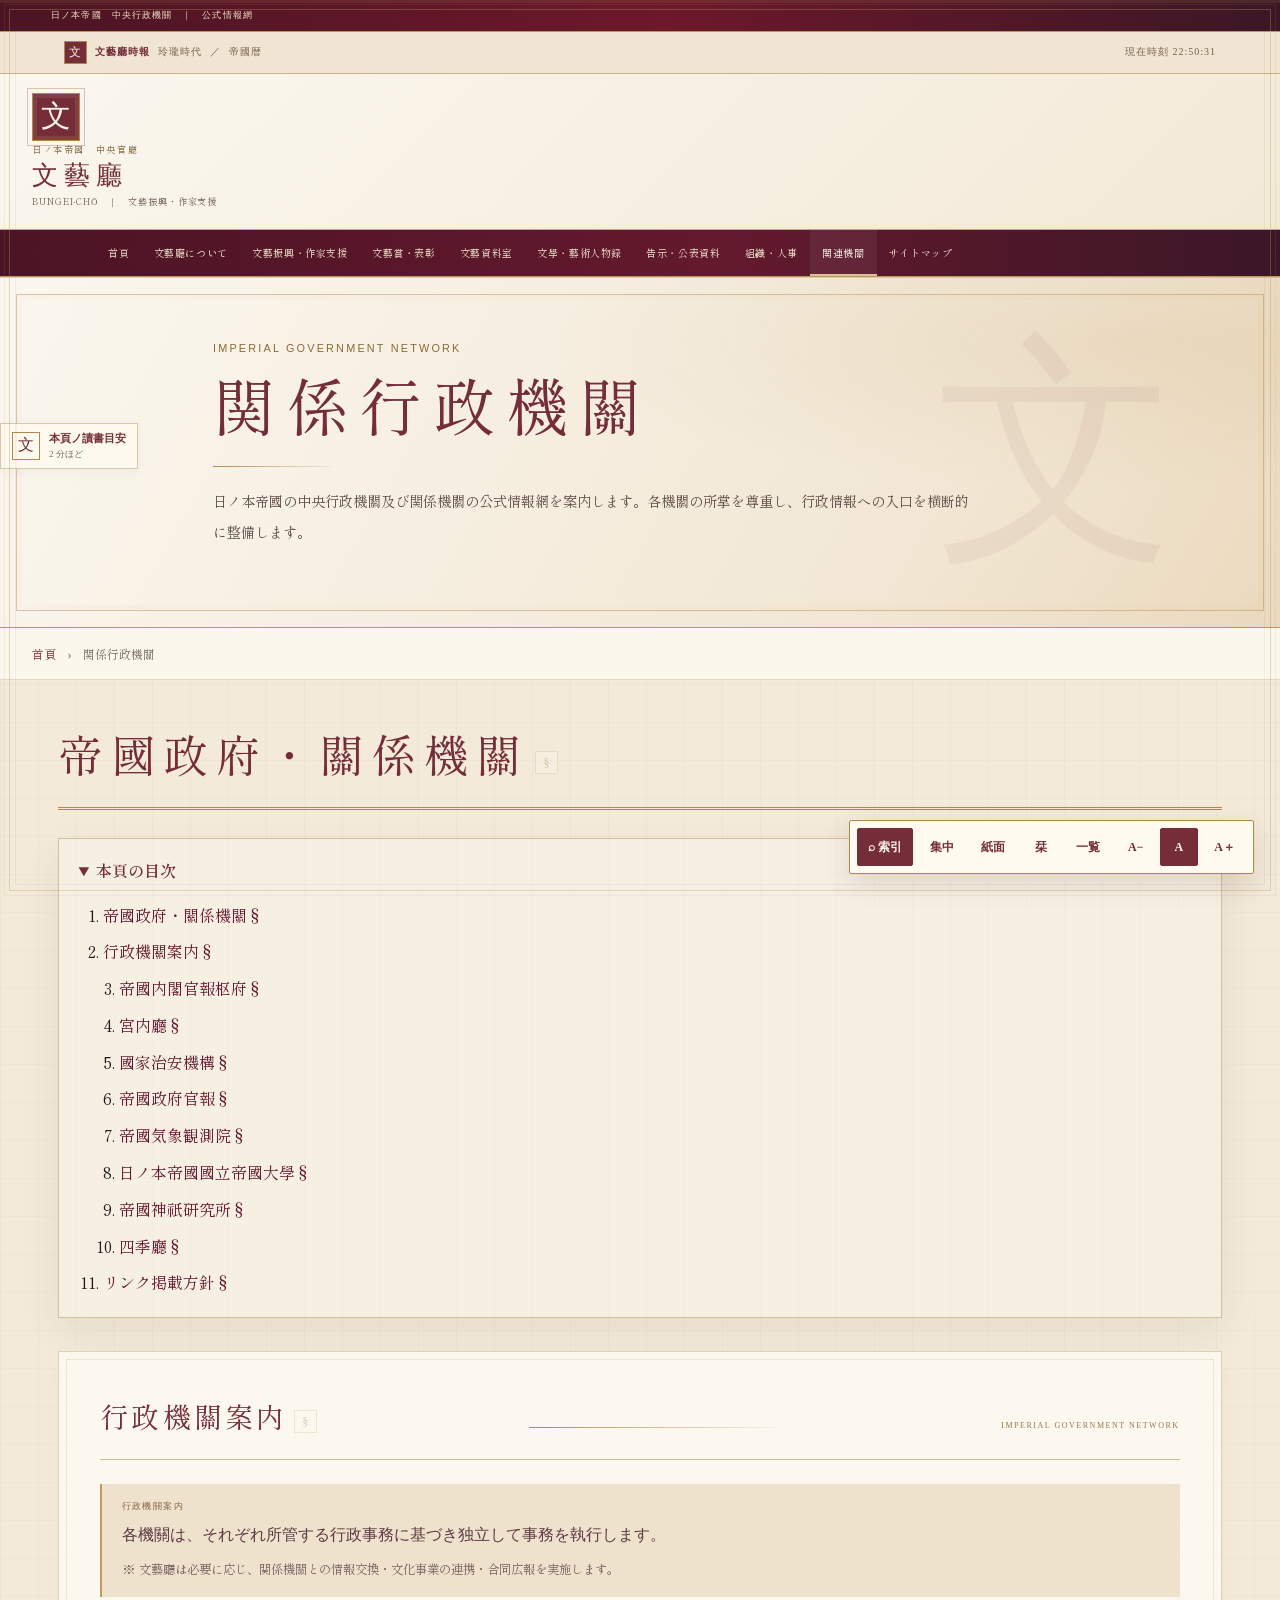
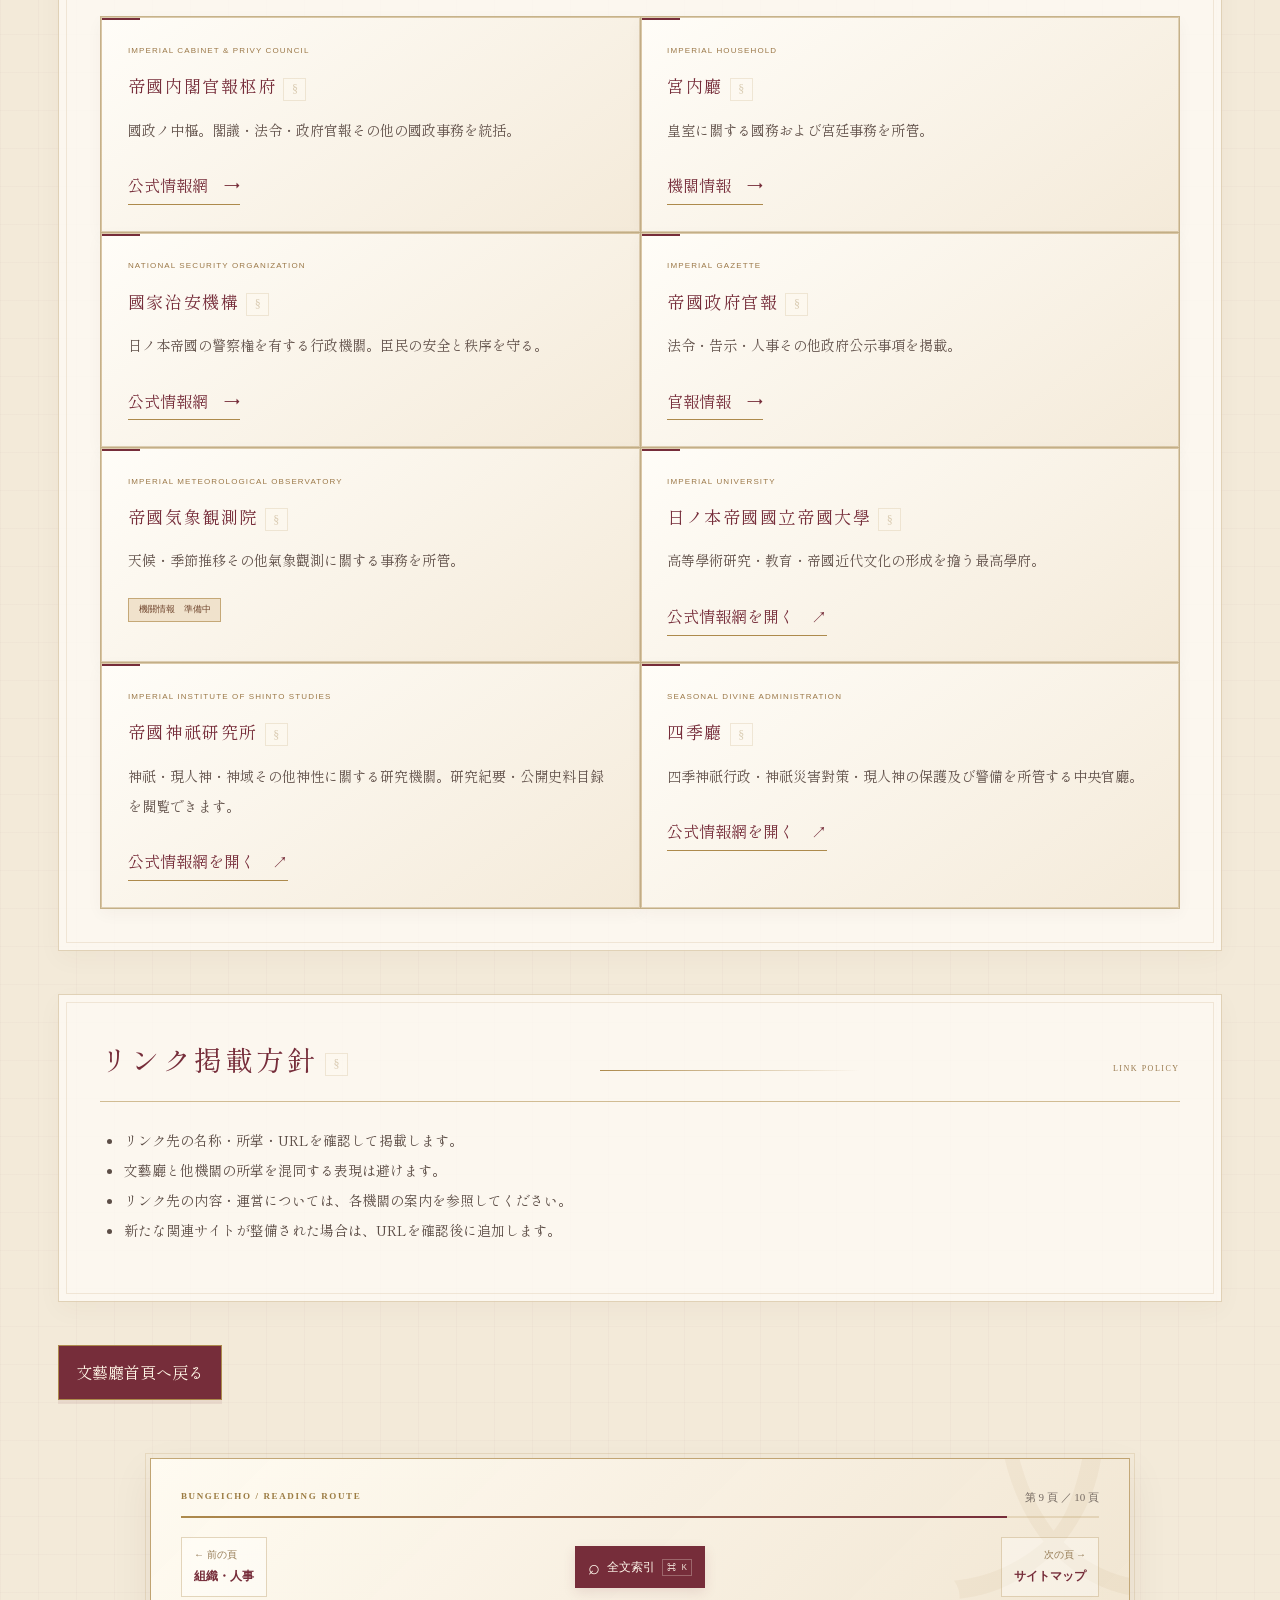
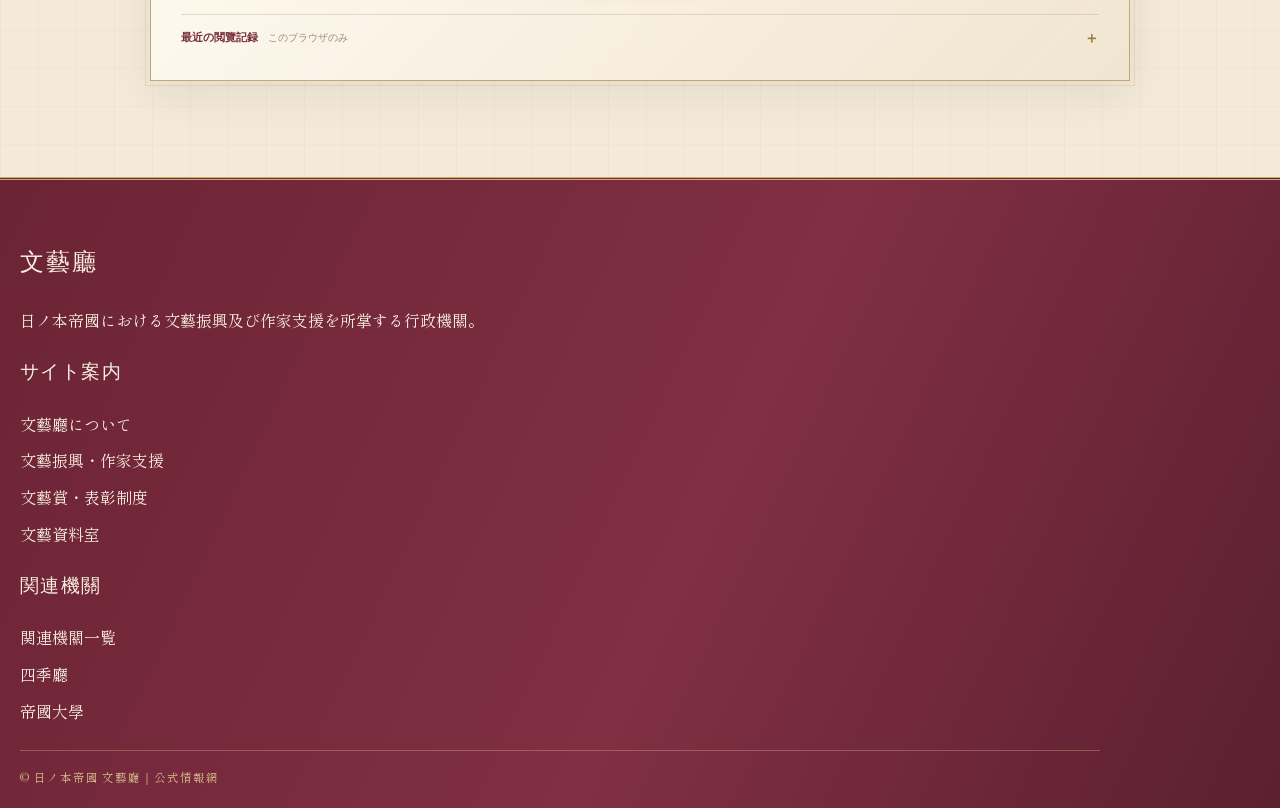
<file: links.html>
<!doctype html>
<html lang="ja"><head><meta charset="utf-8"><meta name="viewport" content="width=device-width,initial-scale=1"><meta name="description" content="日ノ本帝國文藝廳公式情報網「関連機關・リンク集」。文藝振興・作家支援に關する機關案内及び公開資料。"><meta name="theme-color" content="#6d182b">
<link rel="preconnect" href="https://fonts.googleapis.com">
<link rel="preconnect" href="https://fonts.gstatic.com" crossorigin>
<link rel="stylesheet" href="https://fonts.googleapis.com/css2?family=Shippori+Mincho:wght@400;500;600;700;800&amp;family=Cormorant+Garamond:ital,wght@0,400;0,500;0,600;1,400;1,500;1,600&amp;display=swap"><title>関連機關・リンク集｜文藝廳｜日ノ本帝國</title><link rel="stylesheet" href="style.css?v=20261028-6"><link rel="stylesheet" href="literary.css?v=20261028-6"><script defer src="site.js?v=20261028-6"></script>
<link rel="stylesheet" href="reirou.css?v=20261028-9">
<script defer src="reirou.js?v=20261028-9"></script>
<link rel="icon" href="monsho.svg" type="image/svg+xml">

<link rel="canonical" href="https://8fgb66gmt2-stack.github.io/-Bungeicho-offical-web-site-/links.html">
<link rel="sitemap" type="application/xml" title="文藝廳サイトマップ" href="sitemap.xml">
<meta property="og:type" content="website">
<meta property="og:site_name" content="日ノ本帝國 文藝廳">
<meta property="og:locale" content="ja_JP">
<meta property="og:url" content="https://8fgb66gmt2-stack.github.io/-Bungeicho-offical-web-site-/links.html">
<meta property="og:title" content="関連機關・リンク集｜文藝廳｜日ノ本帝國">
<meta property="og:description" content="日ノ本帝國文藝廳公式情報網「関連機關・リンク集」。文藝振興・作家支援に關する機關案内及び公開資料。">
<meta name="twitter:card" content="summary">
</head>
<body><a class="skip-link" href="#main">本文へ移動</a><div class="topline">日ノ本帝國　中央行政機關　｜　公式情報網</div><header class="masthead"><div class="masthead-inner"><a href="index.html" class="seal" aria-label="文藝廳首頁" style="text-decoration:none">文</a><div><div class="brand-kicker">日ノ本帝國　中央官廳</div><div class="brand-title">文藝廳</div><div class="brand-sub">BUNGEI-CHŌ　｜　文藝振興・作家支援</div></div></div></header><div class="nav-wrap"><nav class="nav" aria-label="主要導航"><a href="index.html">首頁</a><a href="about.html">文藝廳について</a><a href="support.html">文藝振興・作家支援</a><a href="awards.html">文藝賞・表彰</a><a href="archive.html">文藝資料室</a><a href="jinbutsuroku.html">文學・藝術人物録</a><a href="notices.html">告示・公表資料</a><a href="staff.html">組織・人事</a><a href="links.html" aria-current="page">関連機關</a><a href="sitemap.html">サイトマップ</a></nav></div><section class="hero"><div class="hero-inner"><div class="eyebrow">IMPERIAL GOVERNMENT NETWORK</div><h1>関係行政機關</h1><div class="hero-rule"></div><p>日ノ本帝國の中央行政機關及び関係機關の公式情報網を案内します。各機關の所掌を尊重し、行政情報への入口を横断的に整備します。</p></div></section><div class="breadcrumb"><a href="index.html">首頁</a>　›　関係行政機關</div><main id="main"><h2 class="page-title">帝國政府・關係機關</h2>
<section class="section"><div class="section-heading"><h2>行政機關案内</h2><span>IMPERIAL GOVERNMENT NETWORK</span></div>
<div class="related-agencies-note"><span>行政機關案内</span><strong>各機關は、それぞれ所管する行政事務に基づき独立して事務を執行します。</strong><small>※ 文藝廳は必要に応じ、関係機關との情報交換・文化事業の連携・合同広報を実施します。</small></div>
<div class="grid">
<article class="card"><span class="agency-code">IMPERIAL CABINET &amp; PRIVY COUNCIL</span><h3>帝國内閣官報枢府</h3><p>國政ノ中樞。閣議・法令・政府官報その他の國政事務を統括。</p><a href="https://8fgb66gmt2-stack.github.io/-The-Official-Portal-of-the-Imperial-Cabinet-Privy-Council/" target="_blank" rel="noopener">公式情報網　→</a></article>
<article class="card"><span class="agency-code">IMPERIAL HOUSEHOLD</span><h3>宮内廳</h3><p>皇室に關する國務および宮廷事務を所管。</p><a href="https://8fgb66gmt2-stack.github.io/-teikokukunaicho-offical-web-site/" target="_blank" rel="noopener">機關情報　→</a></article>
<article class="card"><span class="agency-code">NATIONAL SECURITY ORGANIZATION</span><h3>國家治安機構</h3><p>日ノ本帝國の警察権を有する行政機關。臣民の安全と秩序を守る。</p><a href="https://8fgb66gmt2-stack.github.io/-web-Shikicho/national-security/" target="_blank" rel="noopener">公式情報網　→</a></article>
<article class="card"><span class="agency-code">IMPERIAL GAZETTE</span><h3>帝國政府官報</h3><p>法令・告示・人事その他政府公示事項を掲載。</p><a href="https://8fgb66gmt2-stack.github.io/-The-Official-Portal-of-the-Imperial-Cabinet-Privy-Council/#gazette" target="_blank" rel="noopener">官報情報　→</a></article>
<article class="card"><span class="agency-code">IMPERIAL METEOROLOGICAL OBSERVATORY</span><h3>帝國気象観測院</h3><p>天候・季節推移その他氣象觀測に關する事務を所管。</p><span class="pill">機關情報　準備中</span></article>
<article class="card"><span class="agency-code">IMPERIAL UNIVERSITY</span><h3>日ノ本帝國國立帝國大學</h3><p>高等學術研究・教育・帝國近代文化の形成を擔う最高學府。</p><a href="https://8fgb66gmt2-stack.github.io/https-8fgb66gmt2-stack.github.io-nippon-imperial-university-/" target="_blank" rel="noopener">公式情報網を開く　↗</a></article>
<article class="card"><span class="agency-code">IMPERIAL INSTITUTE OF SHINTO STUDIES</span><h3>帝國神祇研究所</h3><p>神祇・現人神・神域その他神性に關する研究機關。研究紀要・公開史料目録を閲覧できます。</p><a href="https://8fgb66gmt2-stack.github.io/-teikokujinngikennkyuujo-officai-web-site/" target="_blank" rel="noopener">公式情報網を開く　↗</a></article>
<article class="card"><span class="agency-code">SEASONAL DIVINE ADMINISTRATION</span><h3>四季廳</h3><p>四季神祇行政・神祇災害對策・現人神の保護及び警備を所管する中央官廳。</p><a href="https://8fgb66gmt2-stack.github.io/-web-Shikicho/" target="_blank" rel="noopener">公式情報網を開く　↗</a></article>
</div></section>
<section class="section"><div class="section-heading"><h2>リンク掲載方針</h2><span>LINK POLICY</span></div><ul><li>リンク先の名称・所掌・URLを確認して掲載します。</li><li>文藝廳と他機關の所掌を混同する表現は避けます。</li><li>リンク先の内容・運営については、各機關の案内を参照してください。</li><li>新たな関連サイトが整備された場合は、URLを確認後に追加します。</li></ul></section><p><a class="button-link" href="index.html">文藝廳首頁へ戻る</a></p></main><footer class="footer"><div class="footer-inner"><div class="footer-grid"><div><h2>文藝廳</h2><p>日ノ本帝國における文藝振興及び作家支援を所掌する行政機關。</p></div><div><h3>サイト案内</h3><ul><li><a href="about.html">文藝廳について</a></li><li><a href="support.html">文藝振興・作家支援</a></li><li><a href="awards.html">文藝賞・表彰制度</a></li><li><a href="archive.html">文藝資料室</a></li></ul></div><div><h3>関連機關</h3><ul><li><a href="links.html">関連機關一覧</a></li><li><a href="https://8fgb66gmt2-stack.github.io/-web-Shikicho/">四季廳</a></li><li><a href="https://8fgb66gmt2-stack.github.io/https-8fgb66gmt2-stack.github.io-nippon-imperial-university-/">帝國大學</a></li></ul></div></div><div class="footer-small">© 日ノ本帝國 文藝廳｜公式情報網</div></div></footer></body></html>
</file>
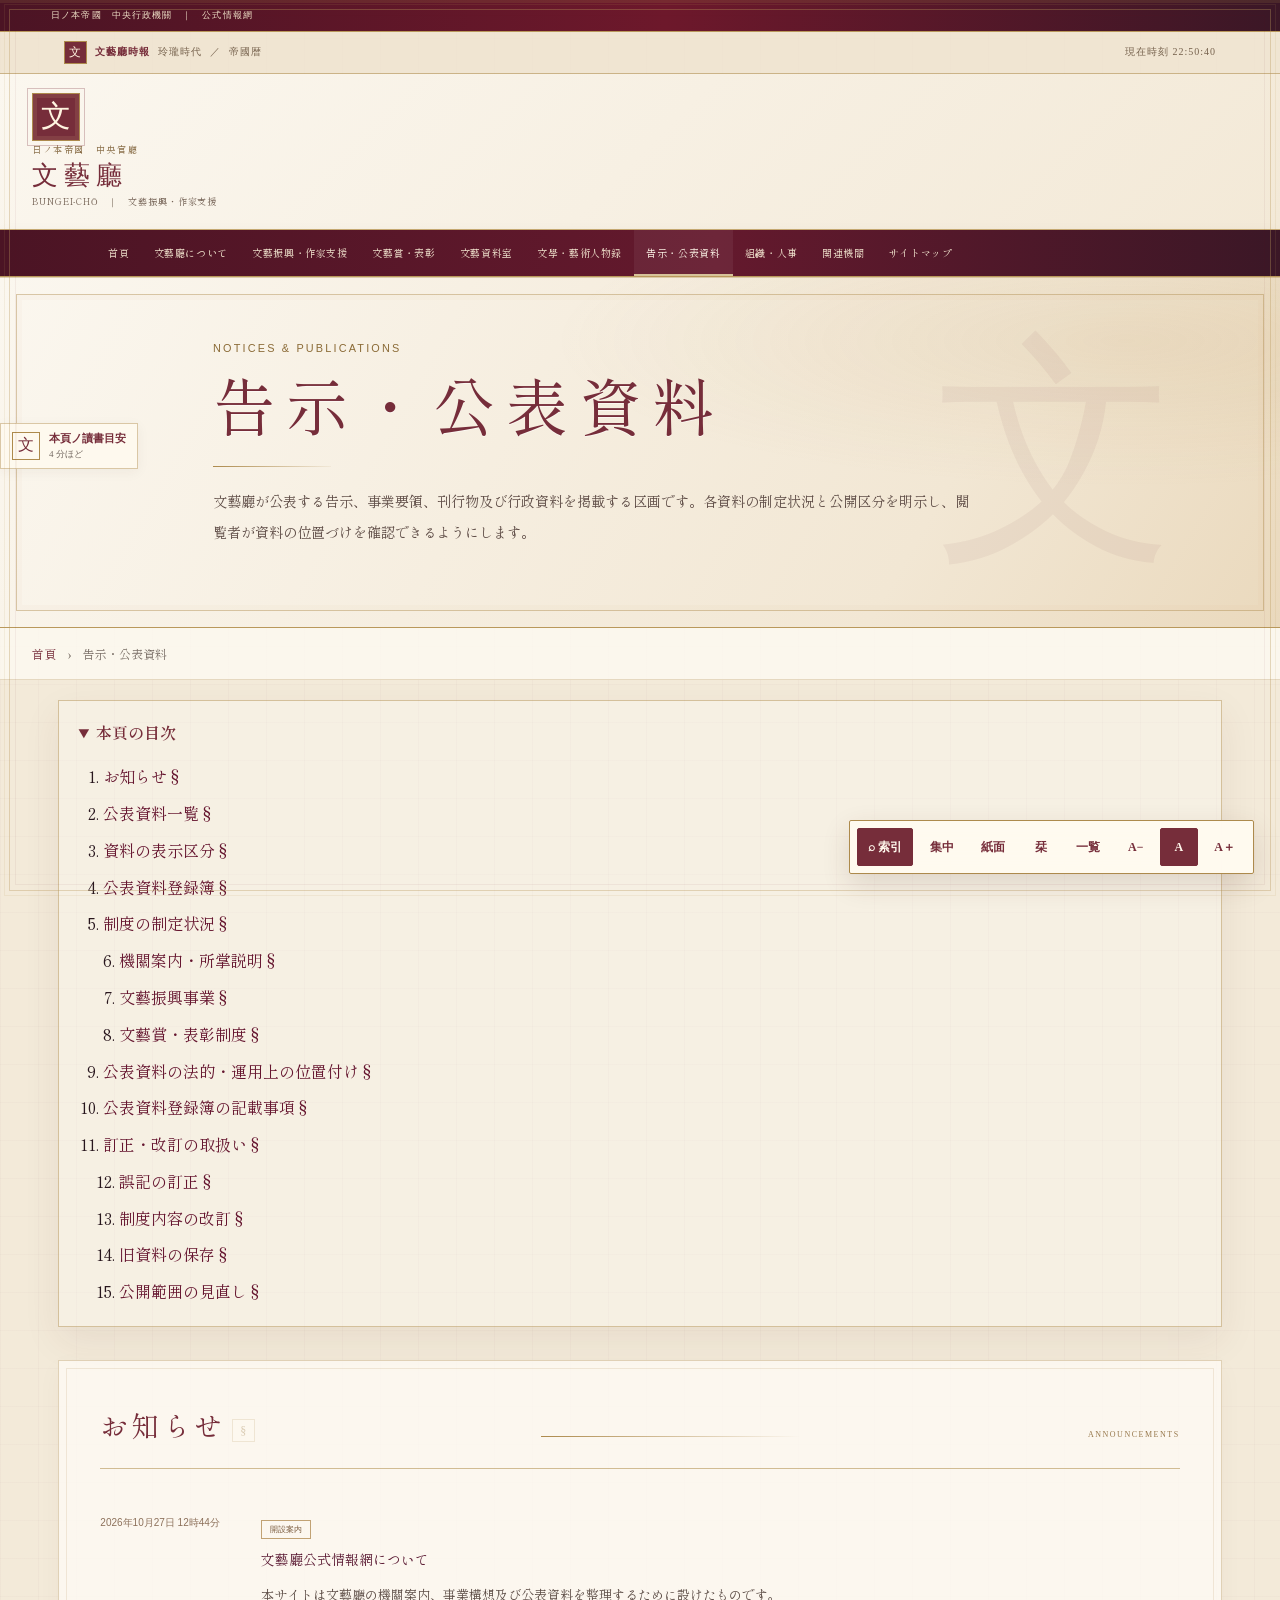
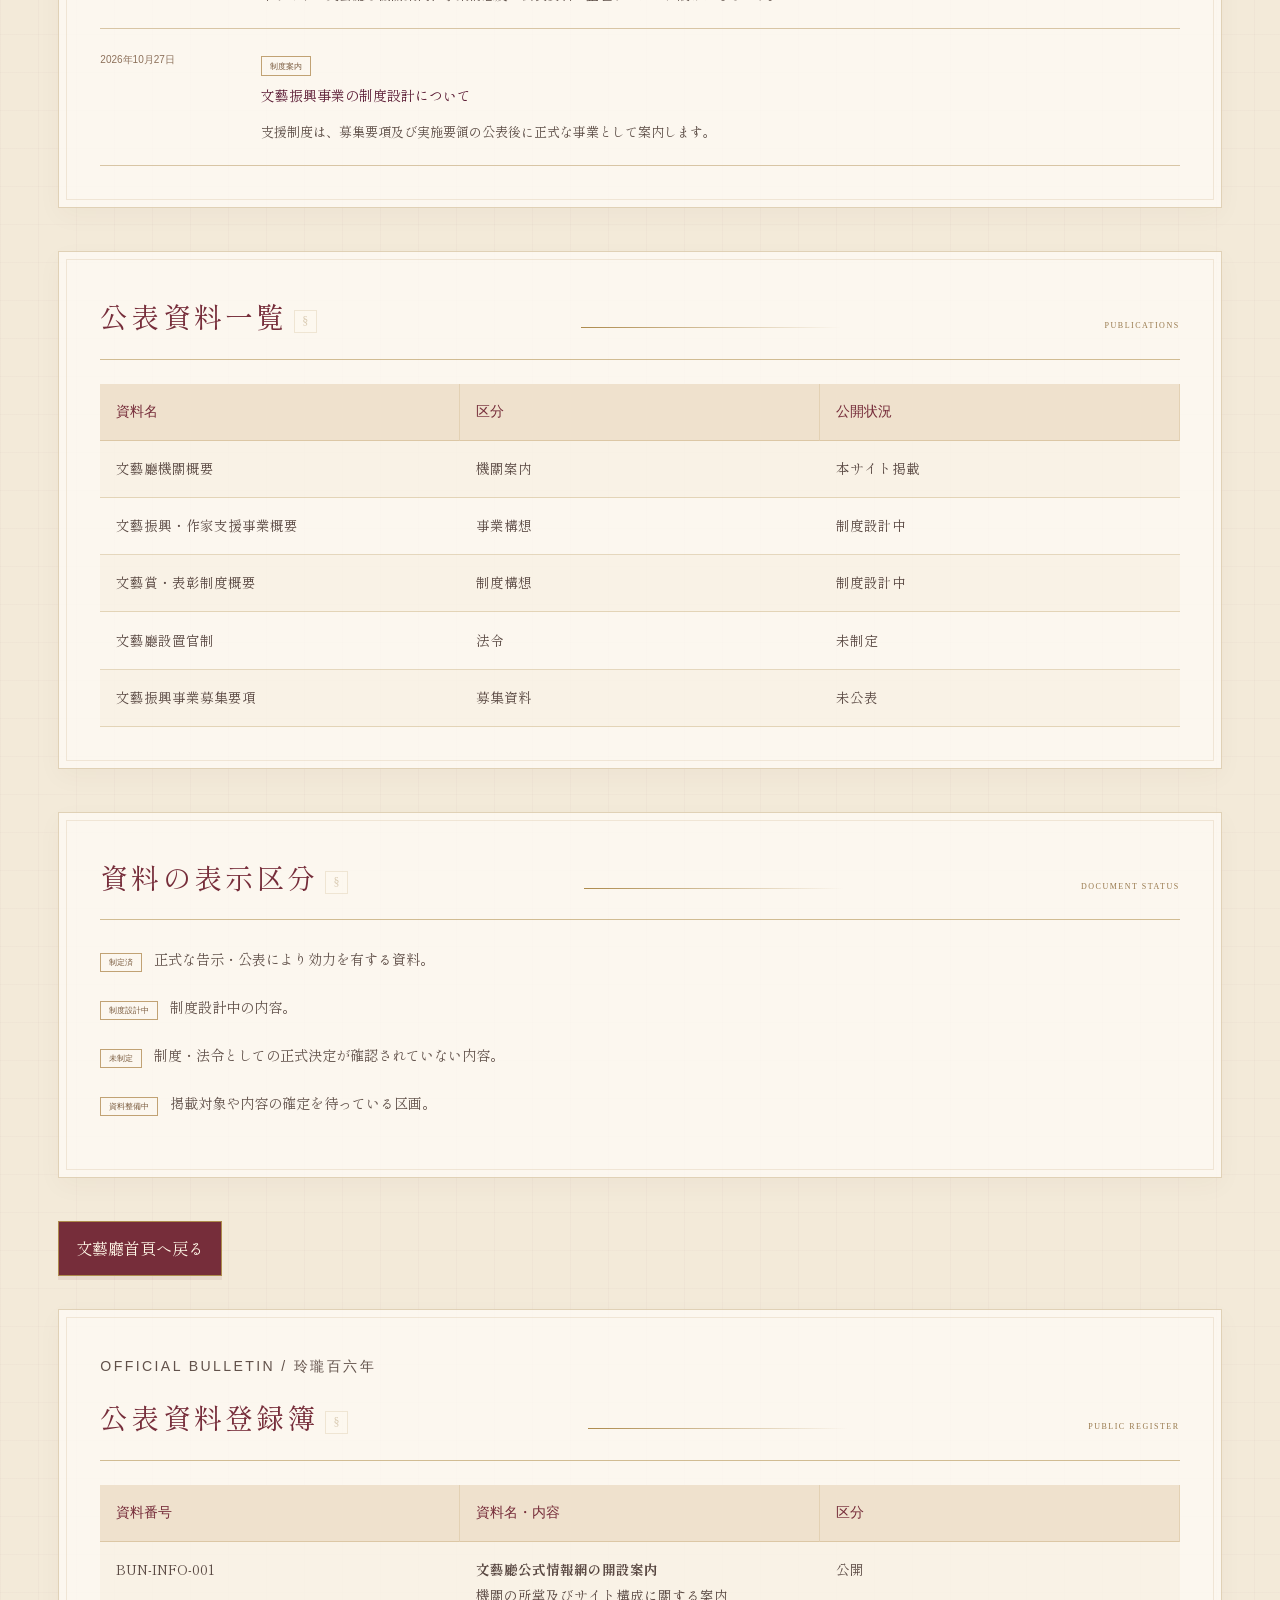
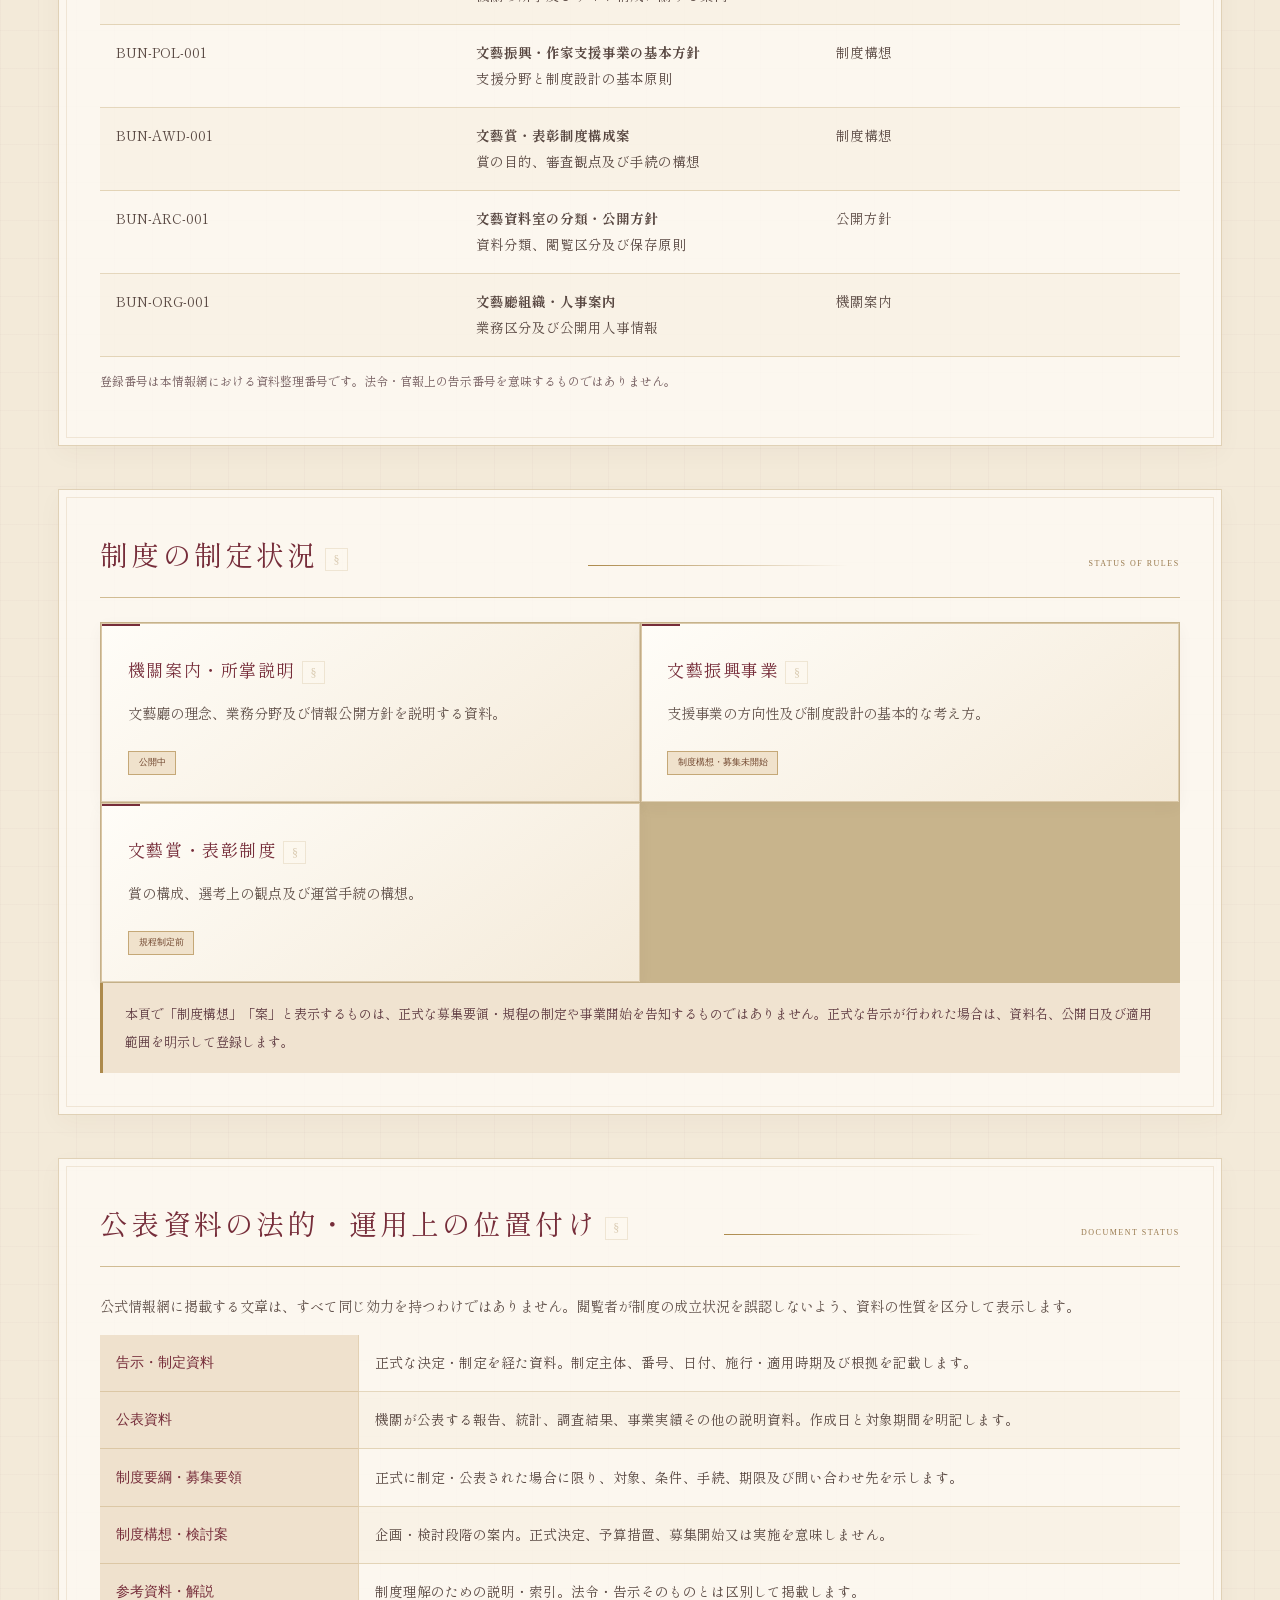
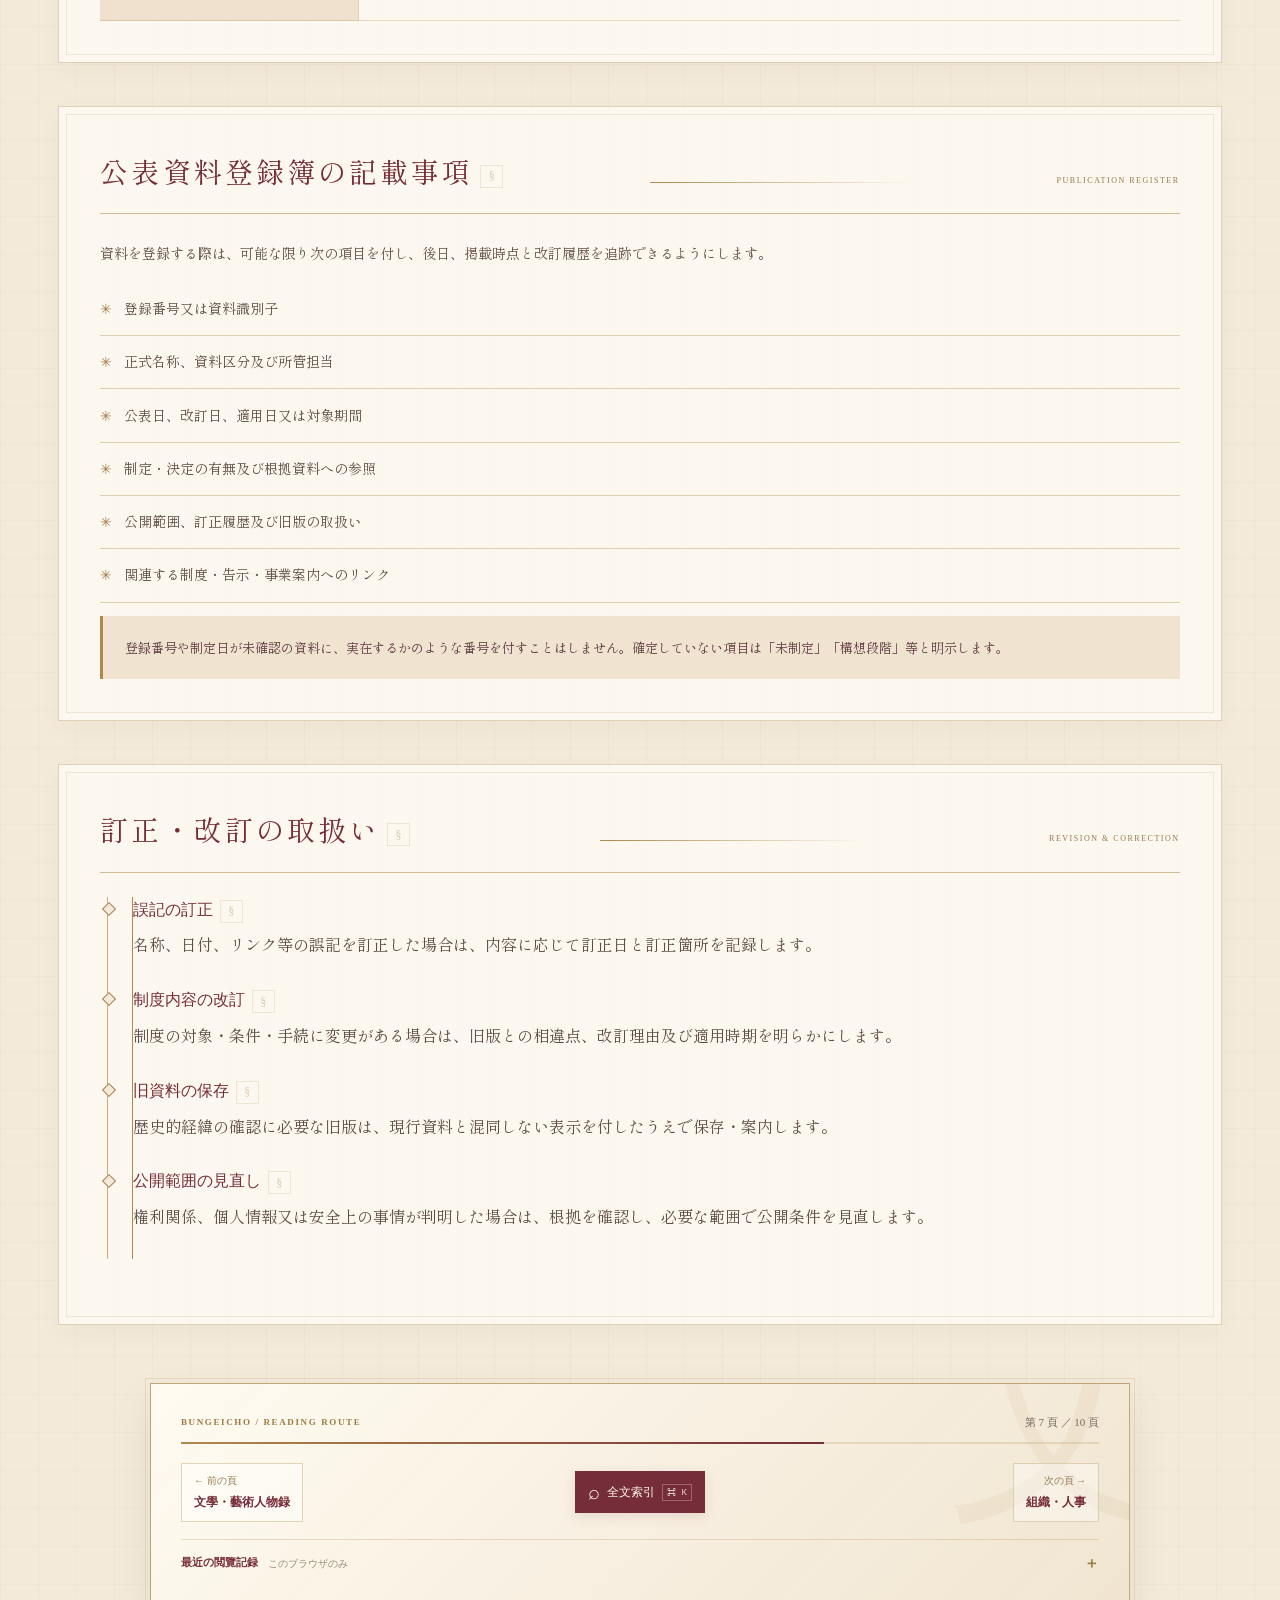
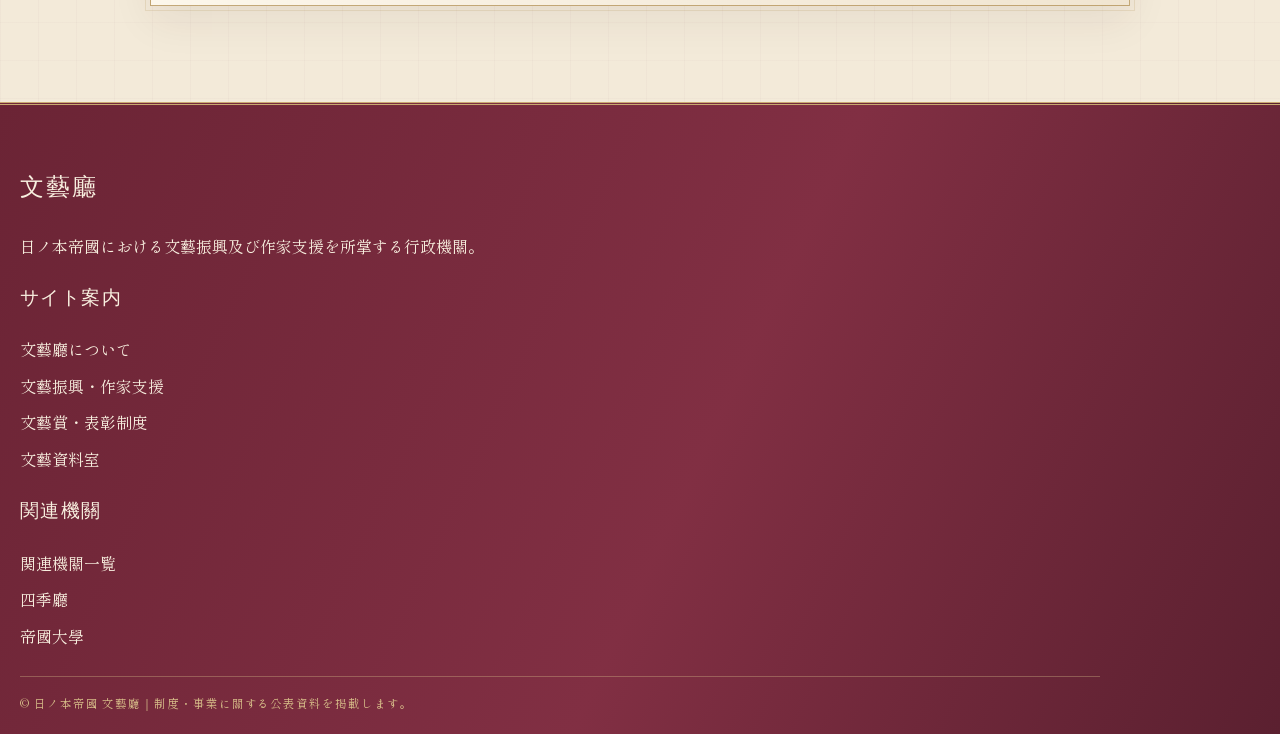
<file: notices.html>
<!doctype html>
<html lang="ja"><head><meta charset="utf-8"><meta name="viewport" content="width=device-width,initial-scale=1"><meta name="description" content="日ノ本帝國文藝廳公式情報網「告示・公表資料」。文藝振興・作家支援に關する機關案内及び公開資料。"><meta name="theme-color" content="#6d182b">
<link rel="preconnect" href="https://fonts.googleapis.com">
<link rel="preconnect" href="https://fonts.gstatic.com" crossorigin>
<link rel="stylesheet" href="https://fonts.googleapis.com/css2?family=Shippori+Mincho:wght@400;500;600;700;800&amp;family=Cormorant+Garamond:ital,wght@0,400;0,500;0,600;1,400;1,500;1,600&amp;display=swap"><title>告示・公表資料｜文藝廳｜日ノ本帝國</title><link rel="stylesheet" href="style.css?v=20261028-6"><link rel="stylesheet" href="literary.css?v=20261028-6"><script defer src="site.js?v=20261028-6"></script>
<link rel="stylesheet" href="reirou.css?v=20261028-9">
<script defer src="reirou.js?v=20261028-9"></script>
<link rel="icon" href="monsho.svg" type="image/svg+xml">

<link rel="canonical" href="https://8fgb66gmt2-stack.github.io/-Bungeicho-offical-web-site-/notices.html">
<link rel="sitemap" type="application/xml" title="文藝廳サイトマップ" href="sitemap.xml">
<meta property="og:type" content="website">
<meta property="og:site_name" content="日ノ本帝國 文藝廳">
<meta property="og:locale" content="ja_JP">
<meta property="og:url" content="https://8fgb66gmt2-stack.github.io/-Bungeicho-offical-web-site-/notices.html">
<meta property="og:title" content="告示・公表資料｜文藝廳｜日ノ本帝國">
<meta property="og:description" content="日ノ本帝國文藝廳公式情報網「告示・公表資料」。文藝振興・作家支援に關する機關案内及び公開資料。">
<meta name="twitter:card" content="summary">
</head>
<body><a class="skip-link" href="#main">本文へ移動</a><div class="topline">日ノ本帝國　中央行政機關　｜　公式情報網</div><header class="masthead"><div class="masthead-inner"><a href="index.html" class="seal" aria-label="文藝廳首頁" style="text-decoration:none">文</a><div><div class="brand-kicker">日ノ本帝國　中央官廳</div><div class="brand-title">文藝廳</div><div class="brand-sub">BUNGEI-CHŌ　｜　文藝振興・作家支援</div></div></div></header><div class="nav-wrap"><nav class="nav" aria-label="主要導航"><a href="index.html">首頁</a><a href="about.html">文藝廳について</a><a href="support.html">文藝振興・作家支援</a><a href="awards.html">文藝賞・表彰</a><a href="archive.html">文藝資料室</a><a href="jinbutsuroku.html">文學・藝術人物録</a><a href="notices.html" aria-current="page">告示・公表資料</a><a href="staff.html">組織・人事</a><a href="links.html">関連機關</a><a href="sitemap.html">サイトマップ</a></nav></div><section class="hero"><div class="hero-inner"><div class="eyebrow">NOTICES & PUBLICATIONS</div><h1>告示・公表資料</h1><div class="hero-rule"></div><p>文藝廳が公表する告示、事業要領、刊行物及び行政資料を掲載する区画です。各資料の制定状況と公開区分を明示し、閲覧者が資料の位置づけを確認できるようにします。</p></div></section><div class="breadcrumb"><a href="index.html">首頁</a>　›　告示・公表資料</div><main id="main"><section class="section" id="opening"><div class="section-heading"><h2>お知らせ</h2><span>ANNOUNCEMENTS</span></div><ul class="news-list"><li><span class="date">2026年10月27日 12時44分</span><div><span class="tag">開設案内</span><strong>文藝廳公式情報網について</strong><p>本サイトは文藝廳の機關案内、事業構想及び公表資料を整理するために設けたものです。</p></div></li><li><span class="date">2026年10月27日</span><div><span class="tag">制度案内</span><strong>文藝振興事業の制度設計について</strong><p>支援制度は、募集要項及び実施要領の公表後に正式な事業として案内します。</p></div></li></ul></section>
<section class="section" id="publications"><div class="section-heading"><h2>公表資料一覧</h2><span>PUBLICATIONS</span></div><table class="statute"><tr><th>資料名</th><th>区分</th><th>公開状況</th></tr><tr><td>文藝廳機關概要</td><td>機關案内</td><td>本サイト掲載</td></tr><tr><td>文藝振興・作家支援事業概要</td><td>事業構想</td><td>制度設計中</td></tr><tr><td>文藝賞・表彰制度概要</td><td>制度構想</td><td>制度設計中</td></tr><tr><td>文藝廳設置官制</td><td>法令</td><td>未制定</td></tr><tr><td>文藝振興事業募集要項</td><td>募集資料</td><td>未公表</td></tr></table></section>
<section class="section"><div class="section-heading"><h2>資料の表示区分</h2><span>DOCUMENT STATUS</span></div><p><span class="tag">制定済</span> 正式な告示・公表により効力を有する資料。</p><p><span class="tag">制度設計中</span> 制度設計中の内容。</p><p><span class="tag">未制定</span> 制度・法令としての正式決定が確認されていない内容。</p><p><span class="tag">資料整備中</span> 掲載対象や内容の確定を待っている区画。</p></section><p><a class="button-link" href="index.html">文藝廳首頁へ戻る</a></p><section class="section"><p class="lr-kicker">OFFICIAL BULLETIN / 玲瓏百六年</p><div class="section-heading"><h2>公表資料登録簿</h2><span>PUBLIC REGISTER</span></div><table class="statute"><tr><th>資料番号</th><th>資料名・内容</th><th>区分</th></tr><tr><td>BUN-INFO-001</td><td><strong>文藝廳公式情報網の開設案内</strong><br>機關の所掌及びサイト構成に關する案内</td><td>公開</td></tr><tr><td>BUN-POL-001</td><td><strong>文藝振興・作家支援事業の基本方針</strong><br>支援分野と制度設計の基本原則</td><td>制度構想</td></tr><tr><td>BUN-AWD-001</td><td><strong>文藝賞・表彰制度構成案</strong><br>賞の目的、審査観点及び手続の構想</td><td>制度構想</td></tr><tr><td>BUN-ARC-001</td><td><strong>文藝資料室の分類・公開方針</strong><br>資料分類、閲覧区分及び保存原則</td><td>公開方針</td></tr><tr><td>BUN-ORG-001</td><td><strong>文藝廳組織・人事案内</strong><br>業務区分及び公開用人事情報</td><td>機關案内</td></tr></table><p class="lr-smallprint">登録番号は本情報網における資料整理番号です。法令・官報上の告示番号を意味するものではありません。</p></section><section class="section"><div class="section-heading"><h2>制度の制定状況</h2><span>STATUS OF RULES</span></div><div class="grid"><article class="card"><h3>機關案内・所掌説明</h3><p>文藝廳の理念、業務分野及び情報公開方針を説明する資料。</p><span class="pill">公開中</span></article><article class="card"><h3>文藝振興事業</h3><p>支援事業の方向性及び制度設計の基本的な考え方。</p><span class="pill">制度構想・募集未開始</span></article><article class="card"><h3>文藝賞・表彰制度</h3><p>賞の構成、選考上の観点及び運営手続の構想。</p><span class="pill">規程制定前</span></article></div><div class="notice">本頁で「制度構想」「案」と表示するものは、正式な募集要領・規程の制定や事業開始を告知するものではありません。正式な告示が行われた場合は、資料名、公開日及び適用範囲を明示して登録します。</div></section>
<section class="section" id="document-status"><div class="section-heading"><h2>公表資料の法的・運用上の位置付け</h2><span>DOCUMENT STATUS</span></div><p>公式情報網に掲載する文章は、すべて同じ効力を持つわけではありません。閲覧者が制度の成立状況を誤認しないよう、資料の性質を区分して表示します。</p><table class="statute"><tr><th>告示・制定資料</th><td>正式な決定・制定を経た資料。制定主体、番号、日付、施行・適用時期及び根拠を記載します。</td></tr><tr><th>公表資料</th><td>機關が公表する報告、統計、調査結果、事業実績その他の説明資料。作成日と対象期間を明記します。</td></tr><tr><th>制度要綱・募集要領</th><td>正式に制定・公表された場合に限り、対象、条件、手続、期限及び問い合わせ先を示します。</td></tr><tr><th>制度構想・検討案</th><td>企画・検討段階の案内。正式決定、予算措置、募集開始又は実施を意味しません。</td></tr><tr><th>参考資料・解説</th><td>制度理解のための説明・索引。法令・告示そのものとは区別して掲載します。</td></tr></table></section>
<section class="section" id="register-rules"><div class="section-heading"><h2>公表資料登録簿の記載事項</h2><span>PUBLICATION REGISTER</span></div><p>資料を登録する際は、可能な限り次の項目を付し、後日、掲載時点と改訂履歴を追跡できるようにします。</p><ul class="lr-list"><li>登録番号又は資料識別子</li><li>正式名称、資料区分及び所管担当</li><li>公表日、改訂日、適用日又は対象期間</li><li>制定・決定の有無及び根拠資料への参照</li><li>公開範囲、訂正履歴及び旧版の取扱い</li><li>関連する制度・告示・事業案内へのリンク</li></ul><div class="notice">登録番号や制定日が未確認の資料に、実在するかのような番号を付すことはしません。確定していない項目は「未制定」「構想段階」等と明示します。</div></section>
<section class="section" id="corrections"><div class="section-heading"><h2>訂正・改訂の取扱い</h2><span>REVISION &amp; CORRECTION</span></div><div class="lr-timeline"><article><h3>誤記の訂正</h3><p>名称、日付、リンク等の誤記を訂正した場合は、内容に応じて訂正日と訂正箇所を記録します。</p></article><article><h3>制度内容の改訂</h3><p>制度の対象・条件・手続に変更がある場合は、旧版との相違点、改訂理由及び適用時期を明らかにします。</p></article><article><h3>旧資料の保存</h3><p>歴史的経緯の確認に必要な旧版は、現行資料と混同しない表示を付したうえで保存・案内します。</p></article><article><h3>公開範囲の見直し</h3><p>権利関係、個人情報又は安全上の事情が判明した場合は、根拠を確認し、必要な範囲で公開条件を見直します。</p></article></div></section></main><footer class="footer"><div class="footer-inner"><div class="footer-grid"><div><h2>文藝廳</h2><p>日ノ本帝國における文藝振興及び作家支援を所掌する行政機關。</p></div><div><h3>サイト案内</h3><ul><li><a href="about.html">文藝廳について</a></li><li><a href="support.html">文藝振興・作家支援</a></li><li><a href="awards.html">文藝賞・表彰制度</a></li><li><a href="archive.html">文藝資料室</a></li></ul></div><div><h3>関連機關</h3><ul><li><a href="links.html">関連機關一覧</a></li><li><a href="https://8fgb66gmt2-stack.github.io/-web-Shikicho/">四季廳</a></li><li><a href="https://8fgb66gmt2-stack.github.io/https-8fgb66gmt2-stack.github.io-nippon-imperial-university-/">帝國大學</a></li></ul></div></div><div class="footer-small">© 日ノ本帝國 文藝廳｜制度・事業に關する公表資料を掲載します。</div></div></footer></body></html>
</file>
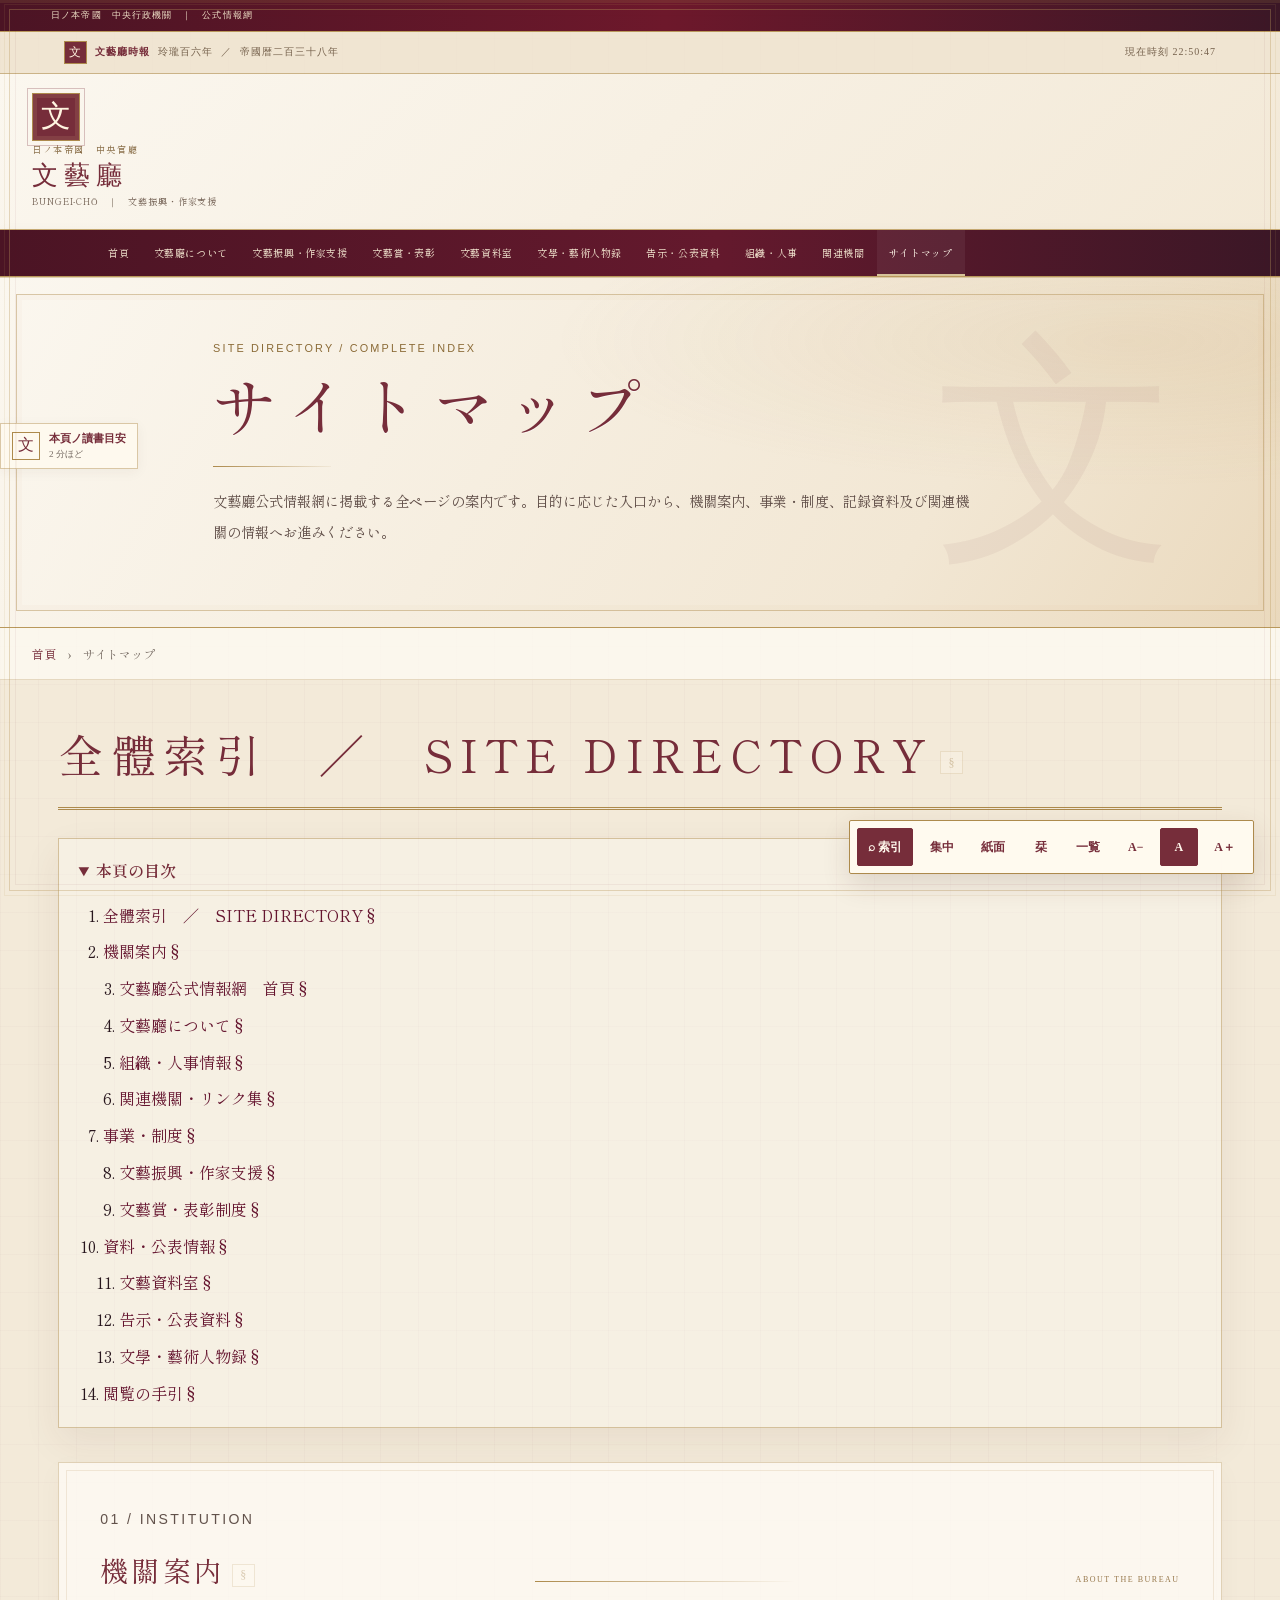
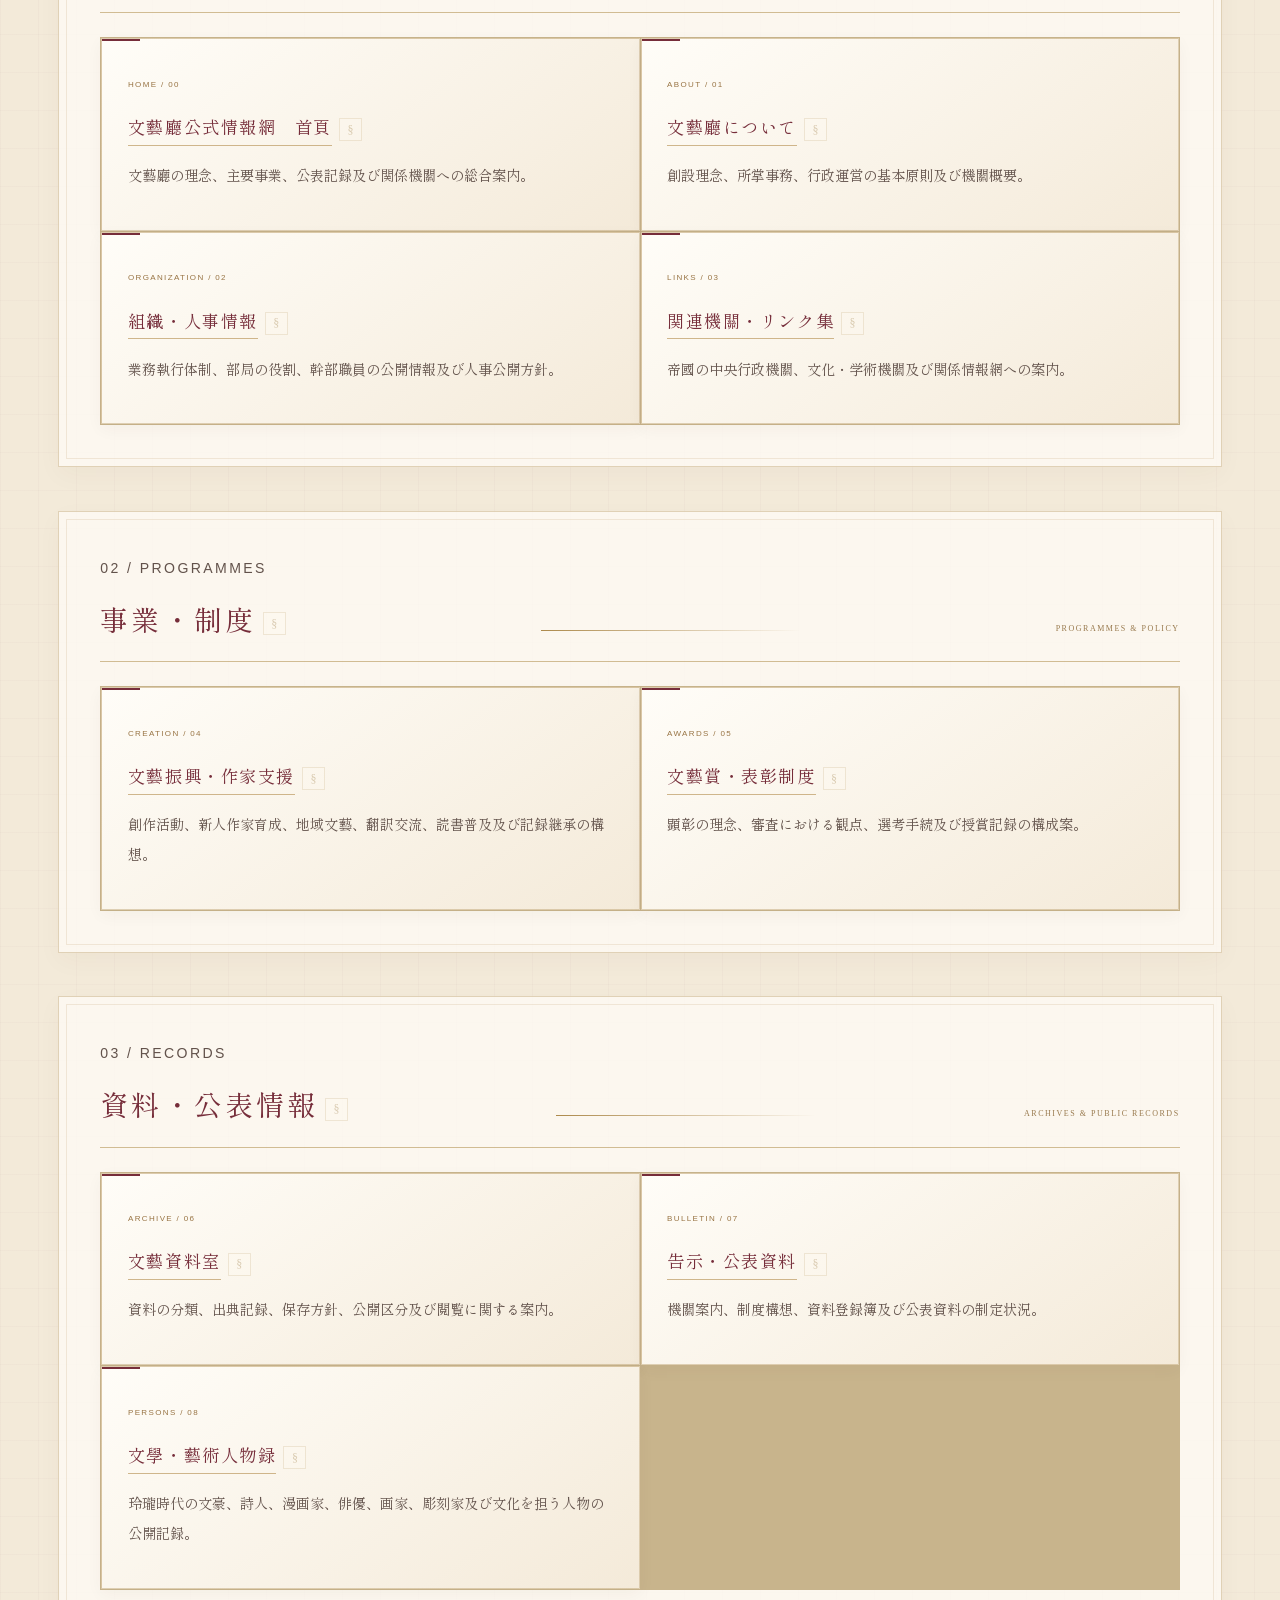
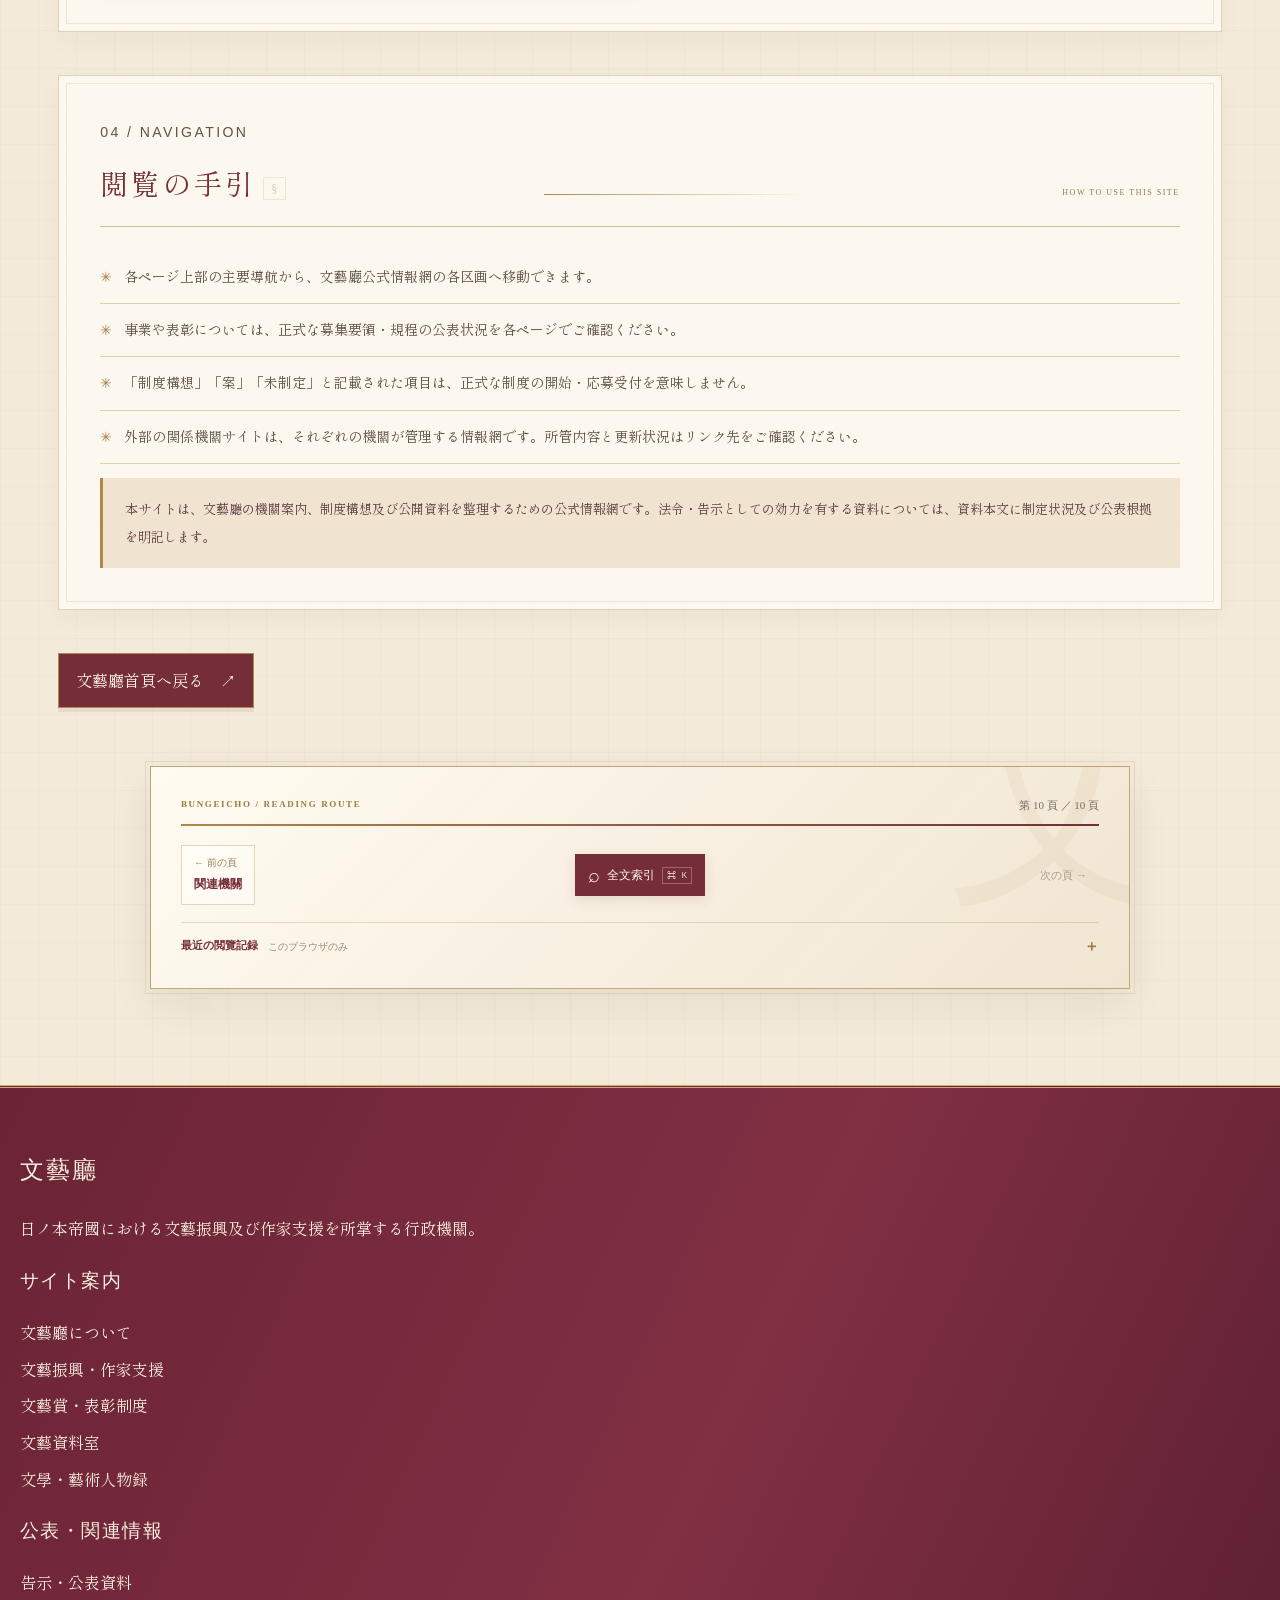
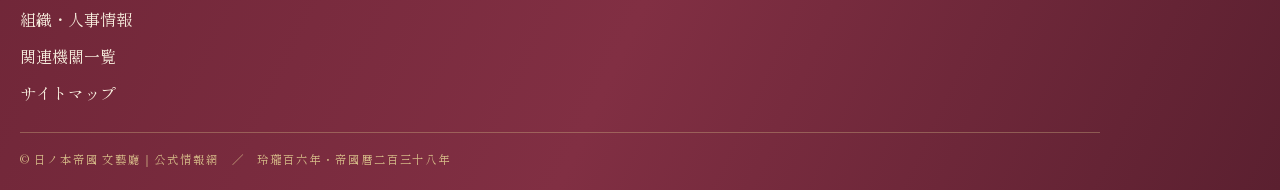
<file: sitemap.html>
<!doctype html>
<html lang="ja">
<head>
<meta charset="utf-8">
<meta name="viewport" content="width=device-width,initial-scale=1">
<meta name="theme-color" content="#6d182b">
<link rel="preconnect" href="https://fonts.googleapis.com">
<link rel="preconnect" href="https://fonts.gstatic.com" crossorigin>
<link rel="stylesheet" href="https://fonts.googleapis.com/css2?family=Shippori+Mincho:wght@400;500;600;700;800&amp;family=Cormorant+Garamond:ital,wght@0,400;0,500;0,600;1,400;1,500;1,600&amp;display=swap">
<meta name="description" content="日ノ本帝國文藝廳公式情報網の全ページ案内。機關概要、文藝振興、表彰制度、資料室、公表資料及び関係機關への入口を掲載。">
<title>サイトマップ｜文藝廳｜日ノ本帝國</title>
<link rel="stylesheet" href="style.css?v=20261028-6">
<link rel="stylesheet" href="literary.css?v=20261028-6">
<script defer src="site.js?v=20261028-6"></script>

<link rel="stylesheet" href="reirou.css?v=20261028-9">
<script defer src="reirou.js?v=20261028-9"></script>
<link rel="icon" href="monsho.svg" type="image/svg+xml">

<link rel="canonical" href="https://8fgb66gmt2-stack.github.io/-Bungeicho-offical-web-site-/sitemap.html">
<link rel="sitemap" type="application/xml" title="文藝廳サイトマップ" href="sitemap.xml">
<meta property="og:type" content="website">
<meta property="og:site_name" content="日ノ本帝國 文藝廳">
<meta property="og:locale" content="ja_JP">
<meta property="og:url" content="https://8fgb66gmt2-stack.github.io/-Bungeicho-offical-web-site-/sitemap.html">
<meta property="og:title" content="サイトマップ｜文藝廳｜日ノ本帝國">
<meta property="og:description" content="日ノ本帝國文藝廳公式情報網の全ページ案内。機關概要、文藝振興、表彰制度、資料室、公表資料及び関係機關への入口を掲載。">
<meta name="twitter:card" content="summary">
</head>
<body>
<a class="skip-link" href="#main">本文へ移動</a>
<div class="topline">日ノ本帝國　中央行政機關　｜　公式情報網</div>
<header class="masthead"><div class="masthead-inner"><a href="index.html" class="seal" aria-label="文藝廳首頁" style="text-decoration:none">文</a><div><div class="brand-kicker">日ノ本帝國　中央官廳</div><div class="brand-title">文藝廳</div><div class="brand-sub">BUNGEI-CHŌ　｜　文藝振興・作家支援</div></div></div></header>
<div class="nav-wrap"><nav class="nav" aria-label="主要導航"><a href="index.html">首頁</a><a href="about.html">文藝廳について</a><a href="support.html">文藝振興・作家支援</a><a href="awards.html">文藝賞・表彰</a><a href="archive.html">文藝資料室</a><a href="jinbutsuroku.html">文學・藝術人物録</a><a href="notices.html">告示・公表資料</a><a href="staff.html">組織・人事</a><a href="links.html">関連機關</a><a href="sitemap.html" aria-current="page">サイトマップ</a></nav></div>
<section class="hero"><div class="hero-inner"><div class="eyebrow">SITE DIRECTORY / COMPLETE INDEX</div><h1>サイトマップ</h1><div class="hero-rule"></div><p>文藝廳公式情報網に掲載する全ページの案内です。目的に応じた入口から、機關案内、事業・制度、記録資料及び関連機關の情報へお進みください。</p></div></section>
<div class="breadcrumb"><a href="index.html">首頁</a>　›　サイトマップ</div>
<main id="main">
<h2 class="page-title">全體索引　／　SITE DIRECTORY</h2>
<section class="section">
<p class="lr-kicker">01 / INSTITUTION</p>
<div class="section-heading"><h2>機關案内</h2><span>ABOUT THE BUREAU</span></div>
<div class="grid">
<article class="card"><span class="lr-card-label">HOME / 00</span><h3><a href="index.html">文藝廳公式情報網　首頁</a></h3><p>文藝廳の理念、主要事業、公表記録及び関係機關への総合案内。</p></article>
<article class="card"><span class="lr-card-label">ABOUT / 01</span><h3><a href="about.html">文藝廳について</a></h3><p>創設理念、所掌事務、行政運営の基本原則及び機關概要。</p></article>
<article class="card"><span class="lr-card-label">ORGANIZATION / 02</span><h3><a href="staff.html">組織・人事情報</a></h3><p>業務執行体制、部局の役割、幹部職員の公開情報及び人事公開方針。</p></article>
<article class="card"><span class="lr-card-label">LINKS / 03</span><h3><a href="links.html">関連機關・リンク集</a></h3><p>帝國の中央行政機關、文化・学術機關及び関係情報網への案内。</p></article>
</div>
</section>
<section class="section">
<p class="lr-kicker">02 / PROGRAMMES</p>
<div class="section-heading"><h2>事業・制度</h2><span>PROGRAMMES &amp; POLICY</span></div>
<div class="grid">
<article class="card"><span class="lr-card-label">CREATION / 04</span><h3><a href="support.html">文藝振興・作家支援</a></h3><p>創作活動、新人作家育成、地域文藝、翻訳交流、読書普及及び記録継承の構想。</p></article>
<article class="card"><span class="lr-card-label">AWARDS / 05</span><h3><a href="awards.html">文藝賞・表彰制度</a></h3><p>顕彰の理念、審査における観点、選考手続及び授賞記録の構成案。</p></article>
</div>
</section>
<section class="section">
<p class="lr-kicker">03 / RECORDS</p>
<div class="section-heading"><h2>資料・公表情報</h2><span>ARCHIVES &amp; PUBLIC RECORDS</span></div>
<div class="grid">
<article class="card"><span class="lr-card-label">ARCHIVE / 06</span><h3><a href="archive.html">文藝資料室</a></h3><p>資料の分類、出典記録、保存方針、公開区分及び閲覧に関する案内。</p></article>
<article class="card"><span class="lr-card-label">BULLETIN / 07</span><h3><a href="notices.html">告示・公表資料</a></h3><p>機關案内、制度構想、資料登録簿及び公表資料の制定状況。</p></article>
<article class="card"><span class="lr-card-label">PERSONS / 08</span><h3><a href="jinbutsuroku.html">文學・藝術人物録</a></h3><p>玲瓏時代の文豪、詩人、漫画家、俳優、画家、彫刻家及び文化を担う人物の公開記録。</p></article>
</div>
</section>
<section class="section">
<p class="lr-kicker">04 / NAVIGATION</p>
<div class="section-heading"><h2>閲覧の手引</h2><span>HOW TO USE THIS SITE</span></div>
<ul class="lr-list">
<li>各ページ上部の主要導航から、文藝廳公式情報網の各区画へ移動できます。</li>
<li>事業や表彰については、正式な募集要領・規程の公表状況を各ページでご確認ください。</li>
<li>「制度構想」「案」「未制定」と記載された項目は、正式な制度の開始・応募受付を意味しません。</li>
<li>外部の関係機關サイトは、それぞれの機關が管理する情報網です。所管内容と更新状況はリンク先をご確認ください。</li>
</ul>
<div class="notice">本サイトは、文藝廳の機關案内、制度構想及び公開資料を整理するための公式情報網です。法令・告示としての効力を有する資料については、資料本文に制定状況及び公表根拠を明記します。</div>
</section>
<p><a class="button-link" href="index.html">文藝廳首頁へ戻る　↗</a></p>
</main>
<footer class="footer"><div class="footer-inner"><div class="footer-grid"><div><h2>文藝廳</h2><p>日ノ本帝國における文藝振興及び作家支援を所掌する行政機關。</p></div><div><h3>サイト案内</h3><ul><li><a href="about.html">文藝廳について</a></li><li><a href="support.html">文藝振興・作家支援</a></li><li><a href="awards.html">文藝賞・表彰制度</a></li><li><a href="archive.html">文藝資料室</a></li><li><a href="jinbutsuroku.html">文學・藝術人物録</a></li></ul></div><div><h3>公表・関連情報</h3><ul><li><a href="notices.html">告示・公表資料</a></li><li><a href="staff.html">組織・人事情報</a></li><li><a href="links.html">関連機關一覧</a></li><li><a href="sitemap.html">サイトマップ</a></li></ul></div></div><div class="footer-small">© 日ノ本帝國 文藝廳｜公式情報網　／　玲瓏百六年・帝國暦二百三十八年</div></div></footer>
</body>
</html>
</file>
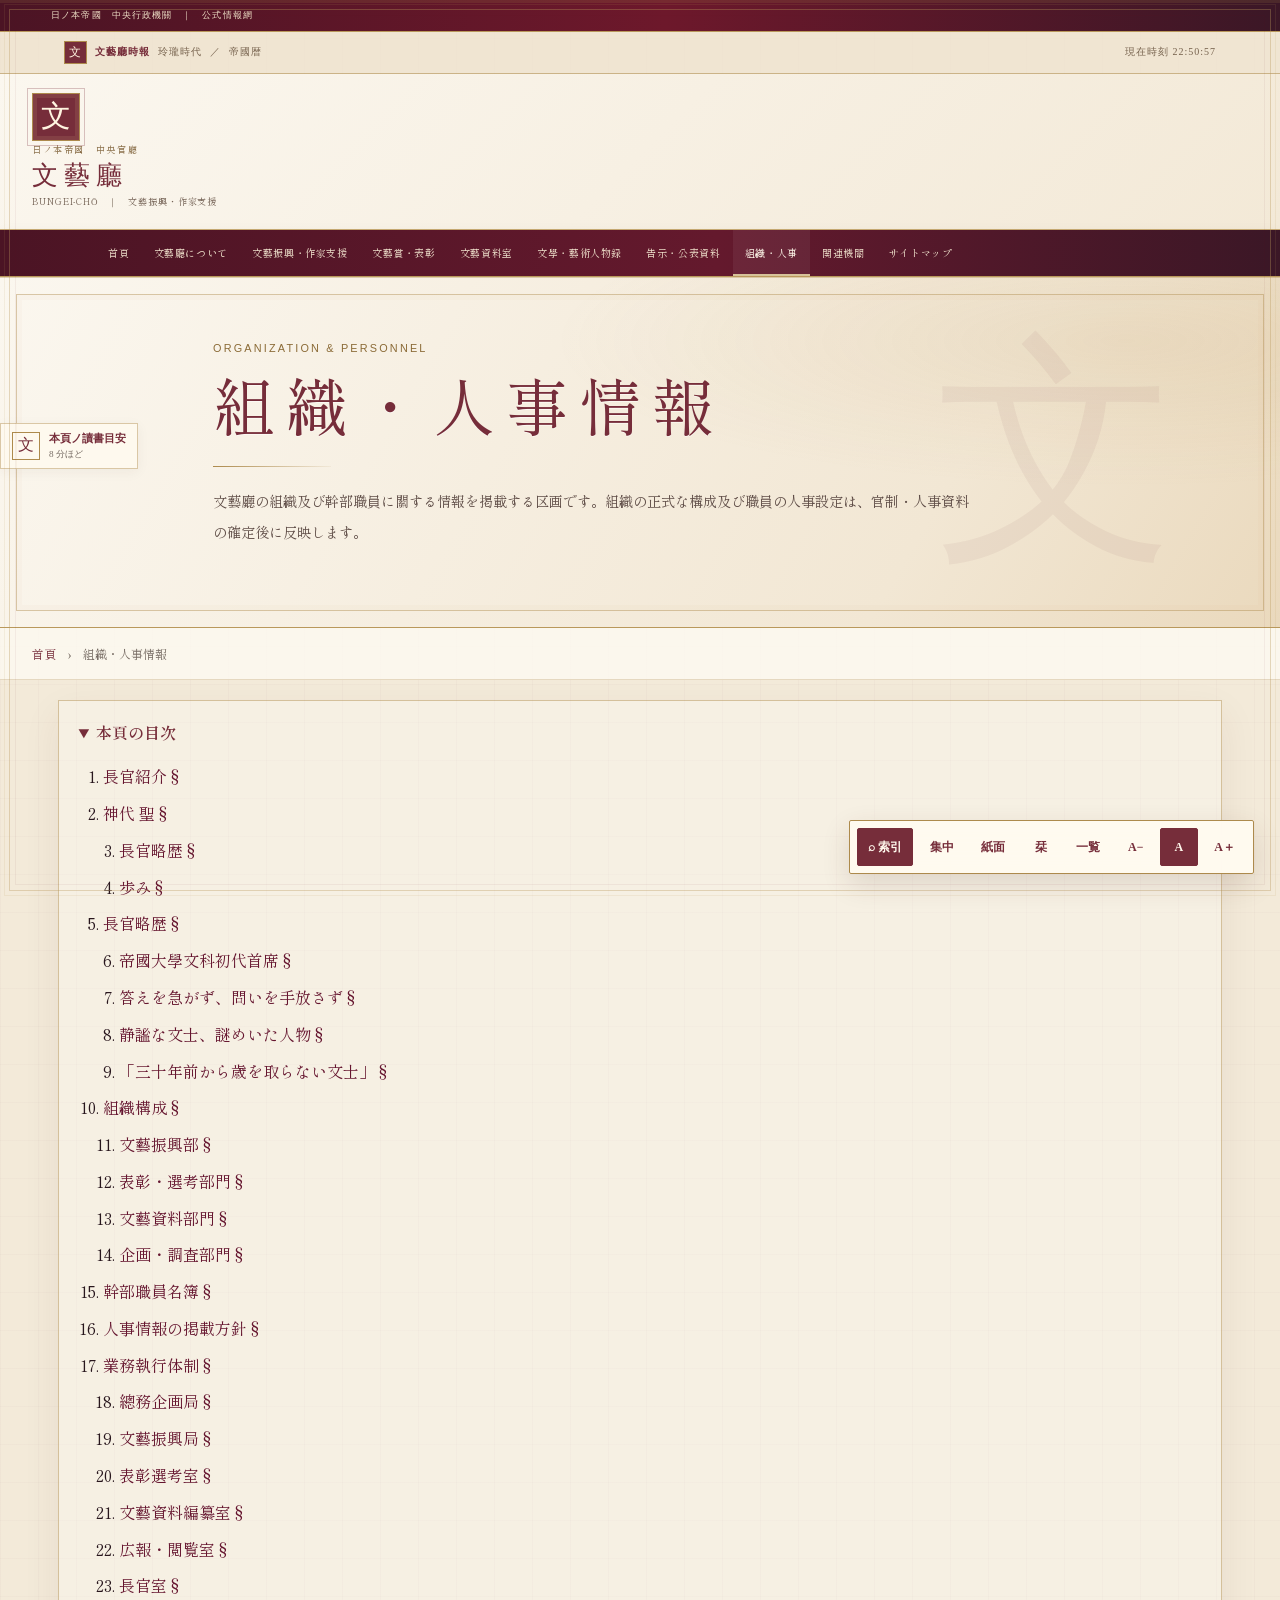
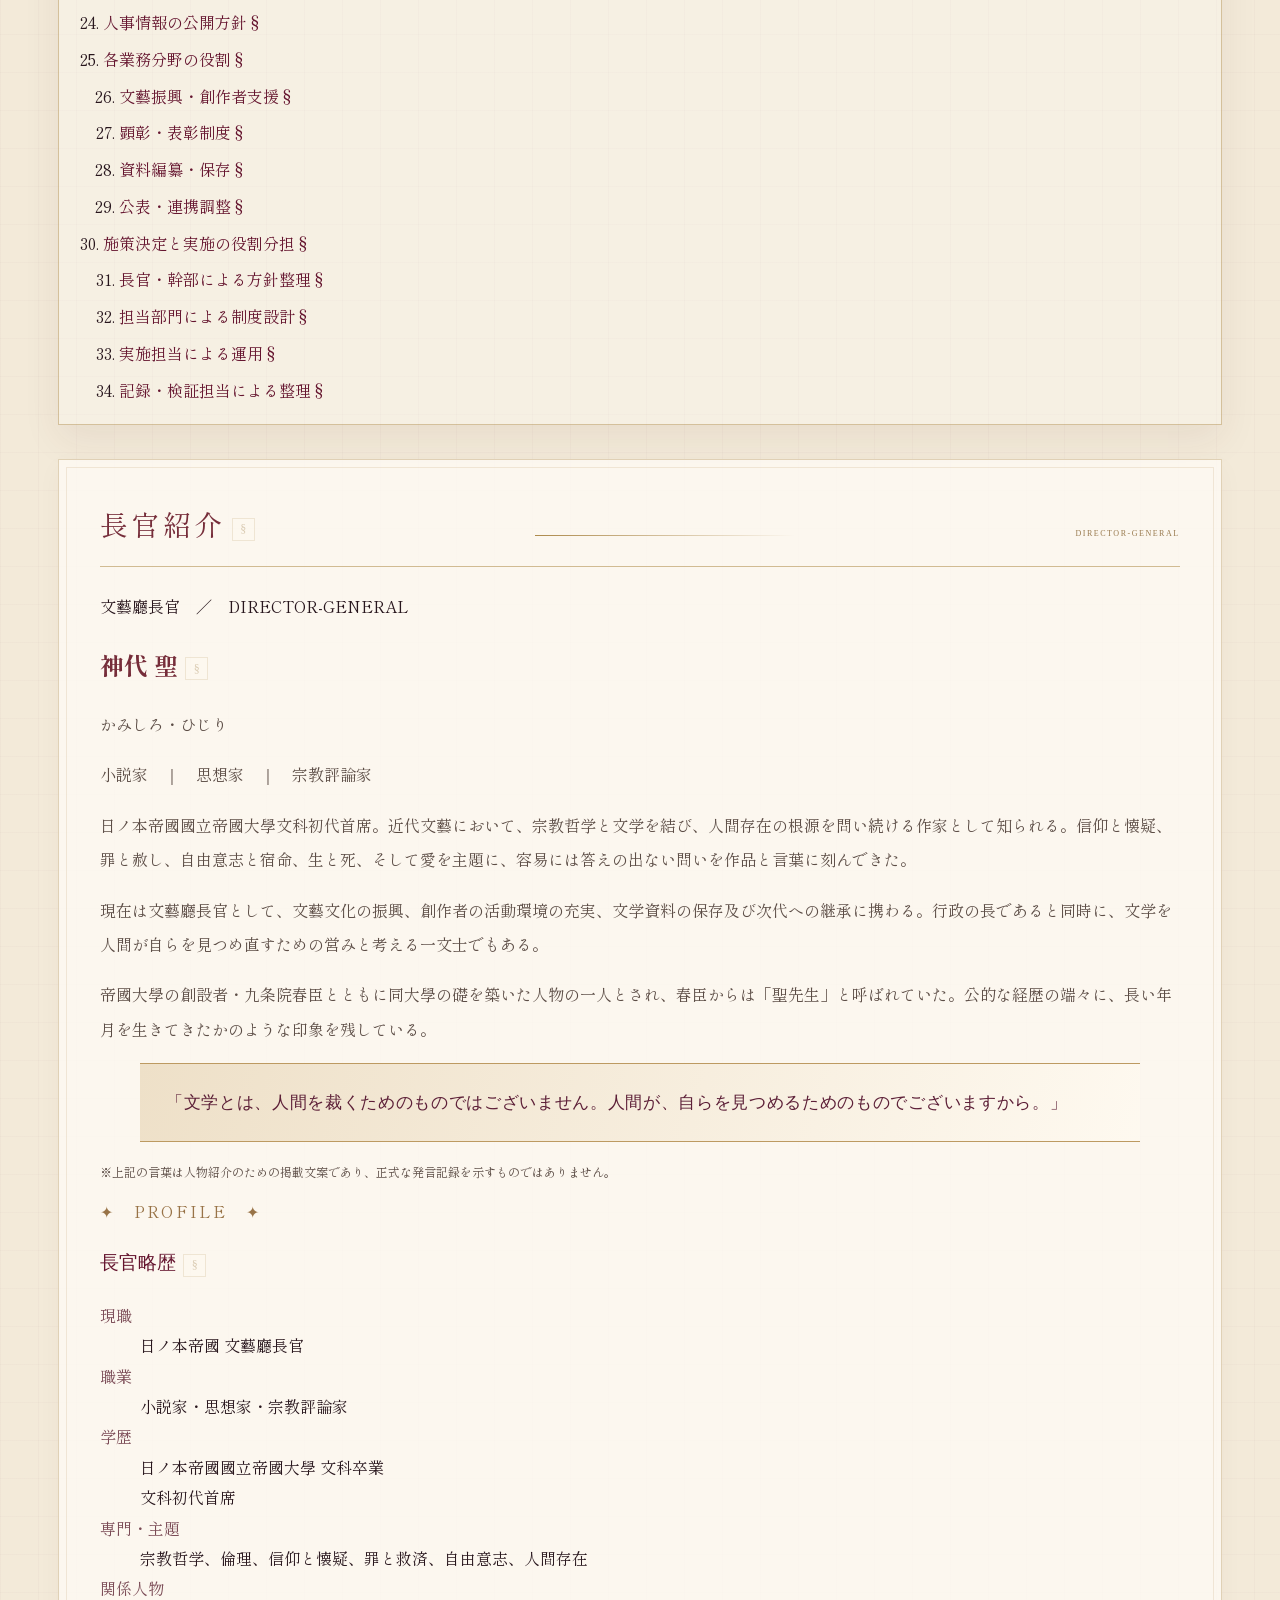
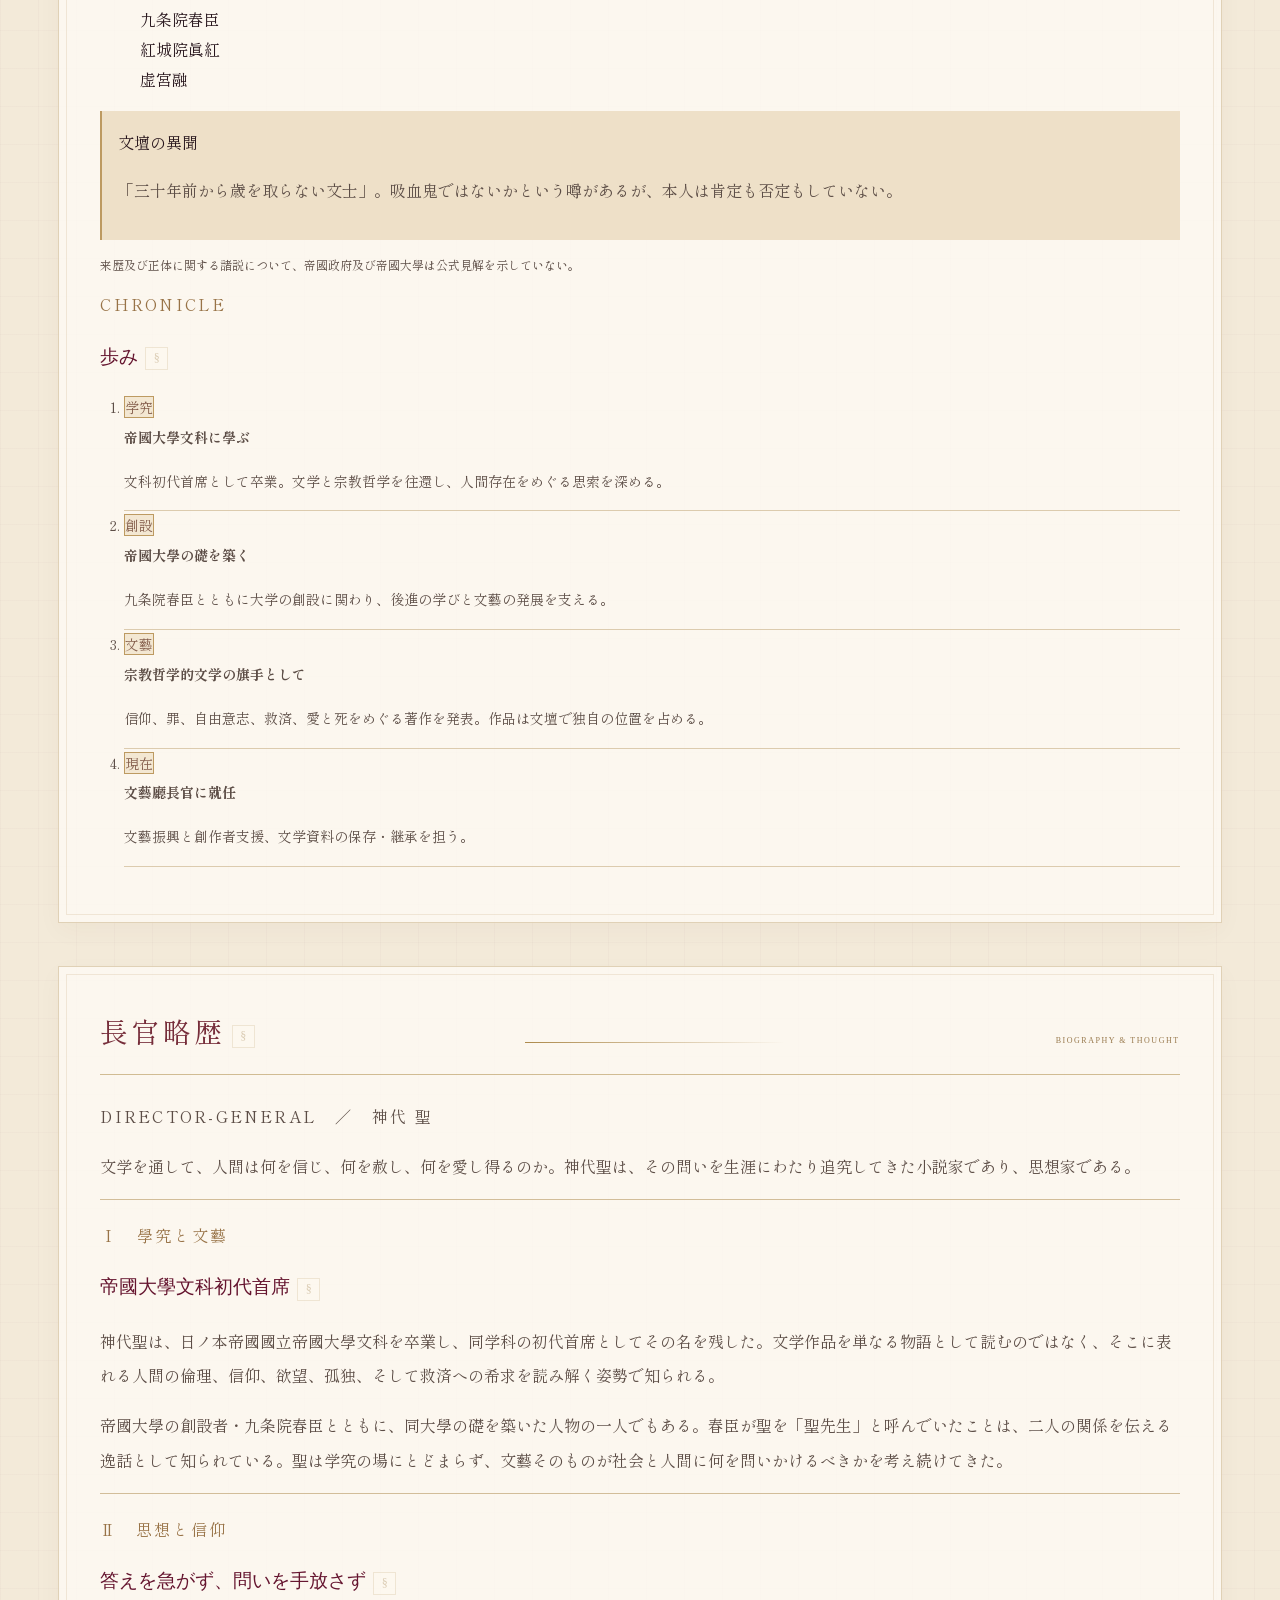
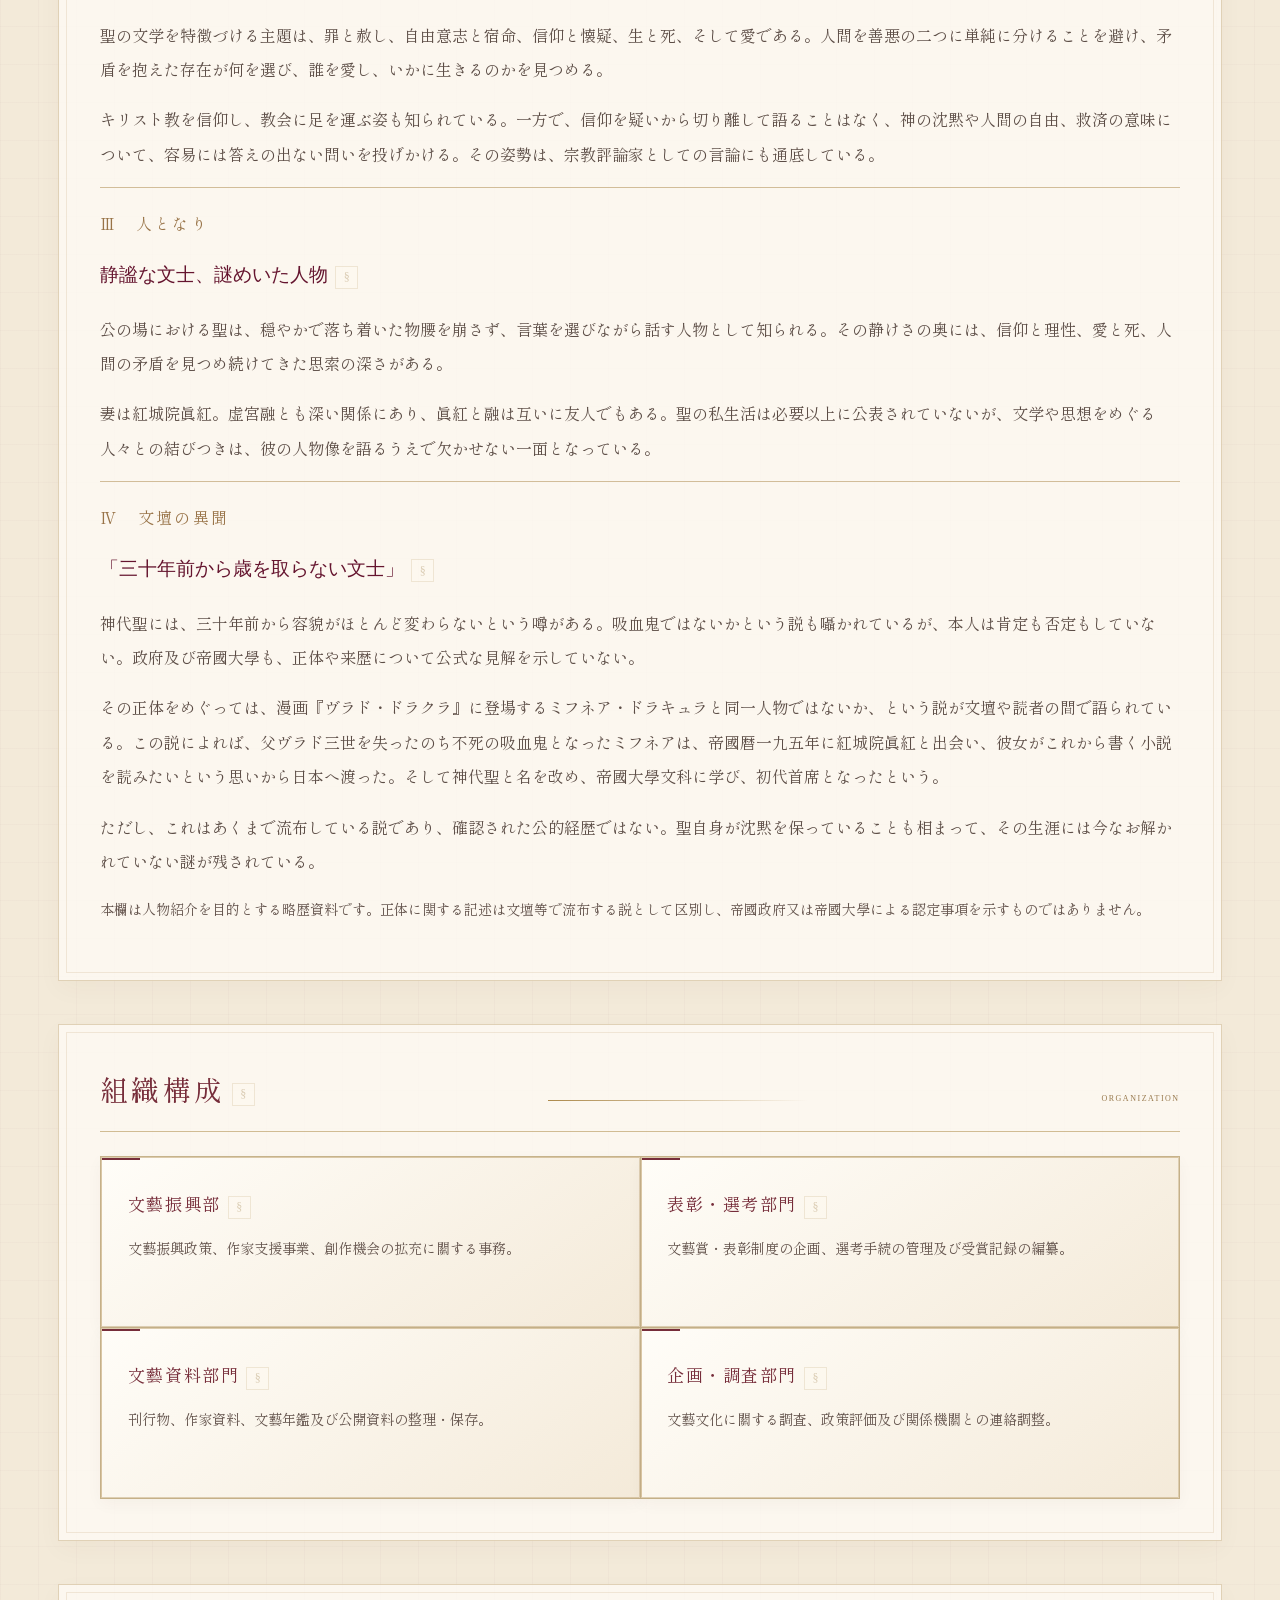
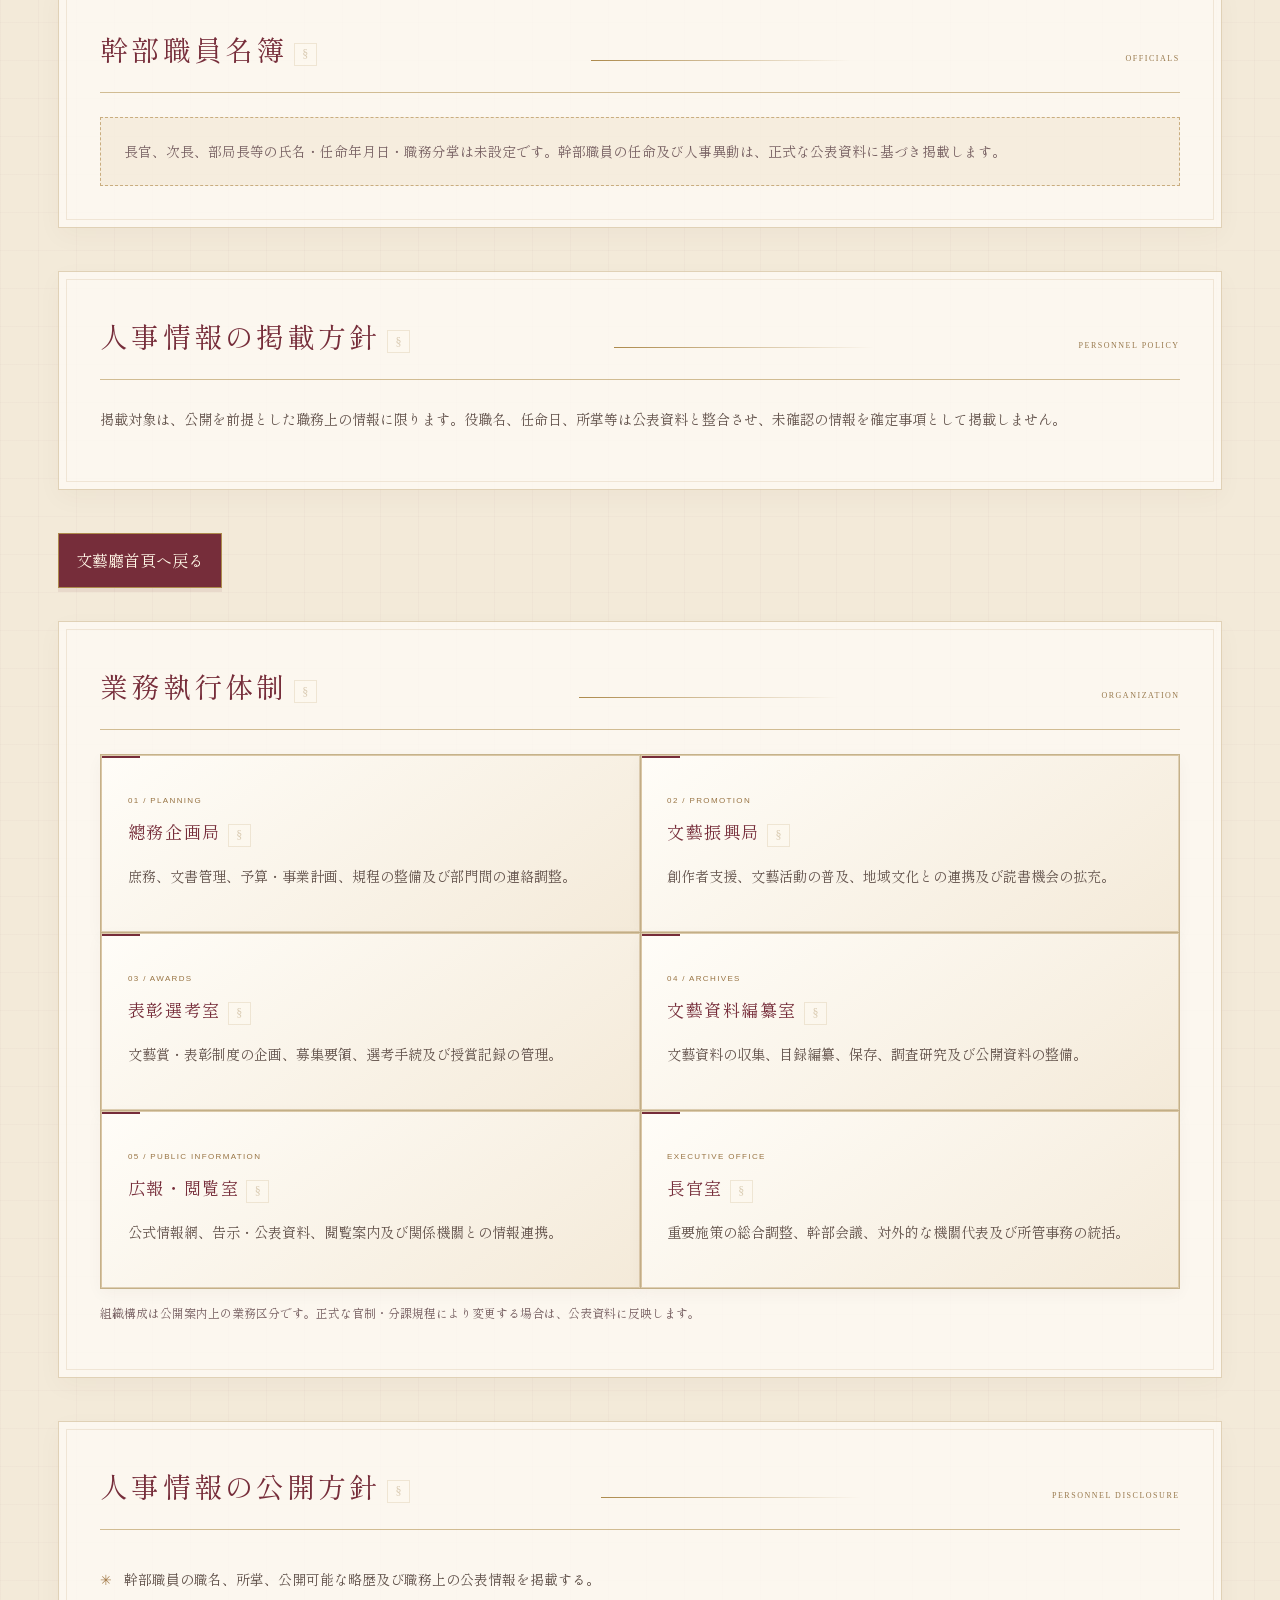
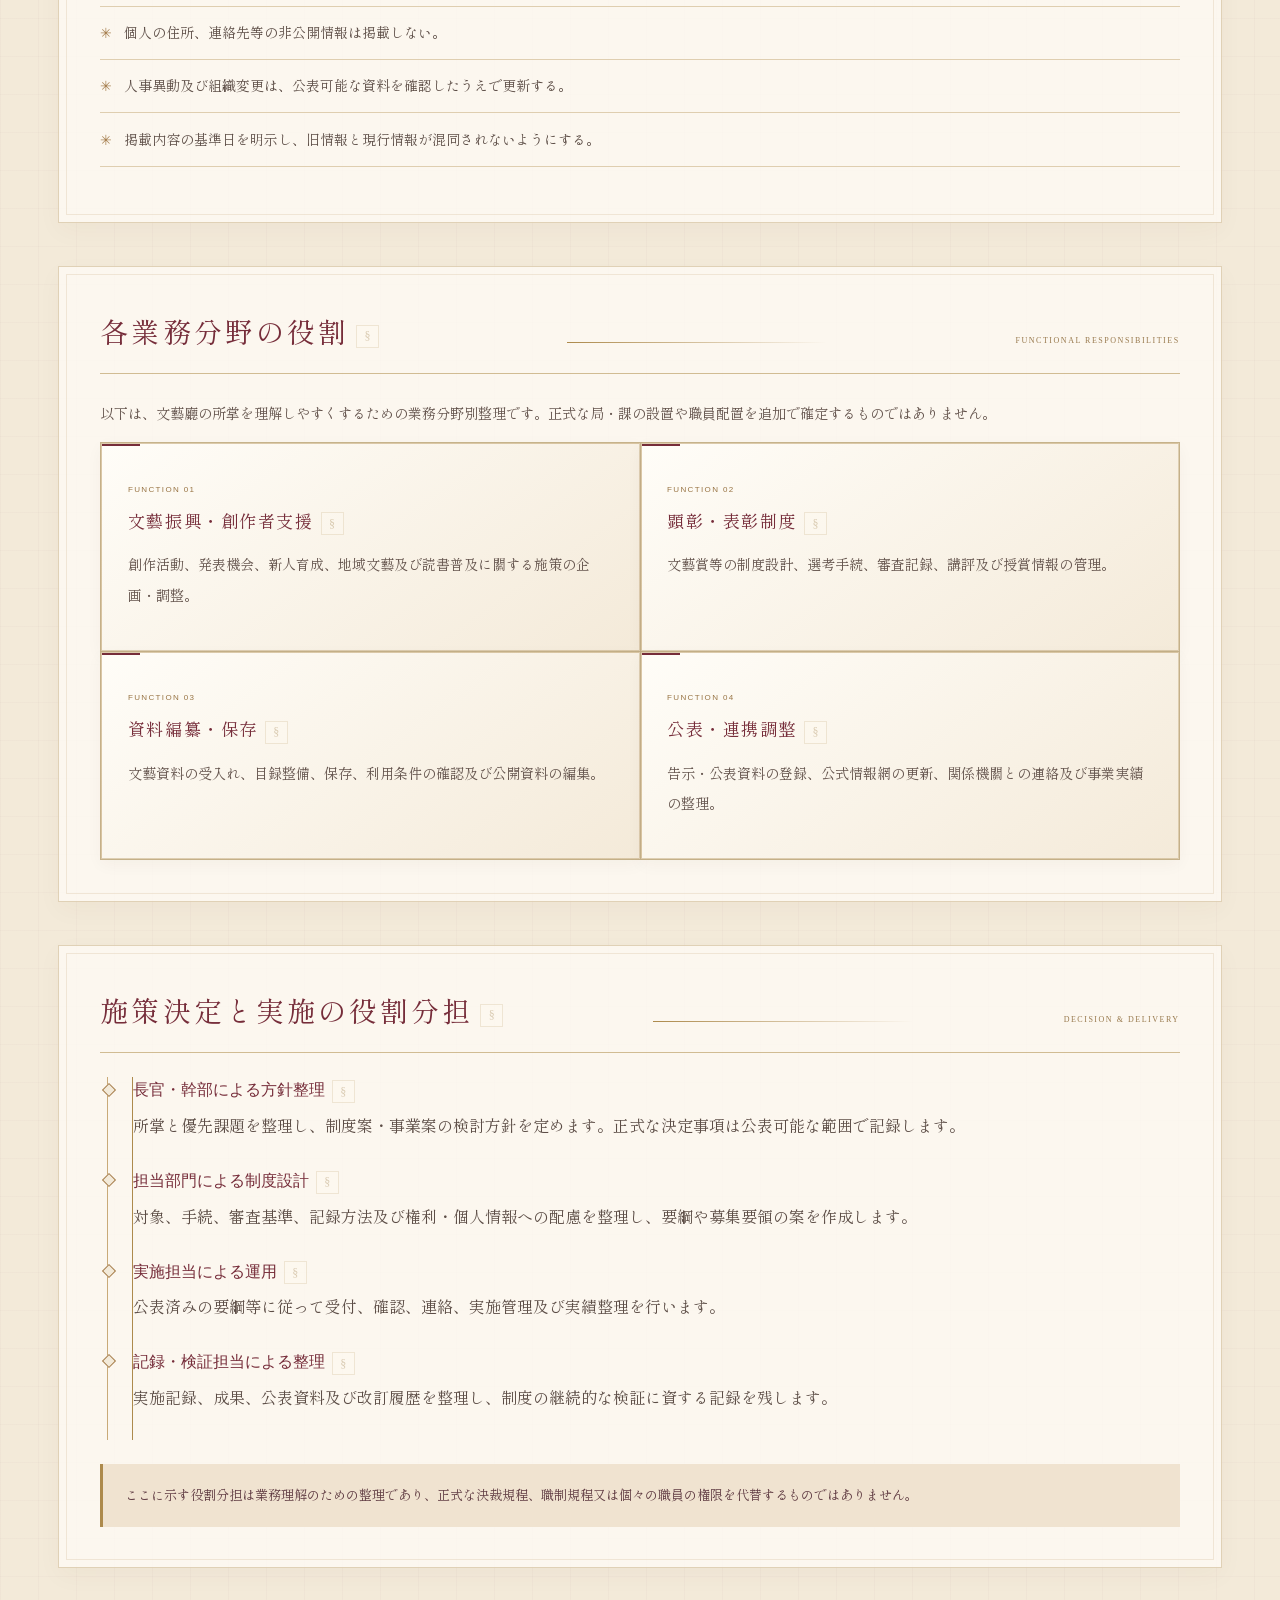
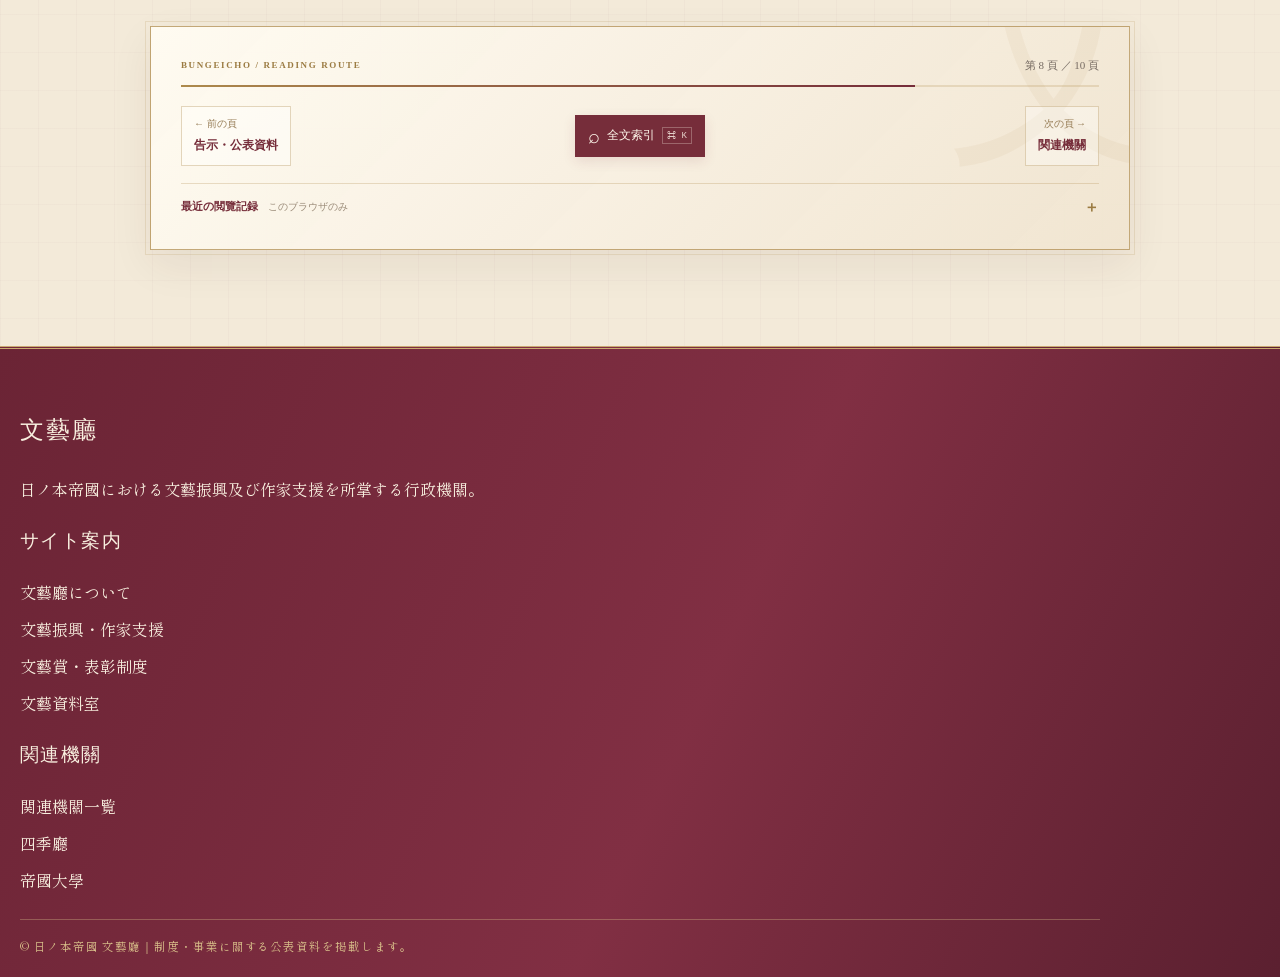
<file: staff.html>
<!doctype html>
<html lang="ja"><head><meta charset="utf-8"><meta name="viewport" content="width=device-width,initial-scale=1"><meta name="description" content="日ノ本帝國文藝廳公式情報網「組織・人事情報」。文藝振興・作家支援に關する機關案内及び公開資料。"><meta name="theme-color" content="#6d182b">
<link rel="preconnect" href="https://fonts.googleapis.com">
<link rel="preconnect" href="https://fonts.gstatic.com" crossorigin>
<link rel="stylesheet" href="https://fonts.googleapis.com/css2?family=Shippori+Mincho:wght@400;500;600;700;800&amp;family=Cormorant+Garamond:ital,wght@0,400;0,500;0,600;1,400;1,500;1,600&amp;display=swap"><title>組織・人事情報｜文藝廳｜日ノ本帝國</title><link rel="stylesheet" href="style.css?v=20261028-6"><link rel="stylesheet" href="literary.css?v=20261028-6"><script defer src="site.js?v=20261028-6"></script>
<link rel="stylesheet" href="reirou.css?v=20261028-9">
<script defer src="reirou.js?v=20261028-9"></script>
<link rel="icon" href="monsho.svg" type="image/svg+xml">

<link rel="canonical" href="https://8fgb66gmt2-stack.github.io/-Bungeicho-offical-web-site-/staff.html">
<link rel="sitemap" type="application/xml" title="文藝廳サイトマップ" href="sitemap.xml">
<meta property="og:type" content="website">
<meta property="og:site_name" content="日ノ本帝國 文藝廳">
<meta property="og:locale" content="ja_JP">
<meta property="og:url" content="https://8fgb66gmt2-stack.github.io/-Bungeicho-offical-web-site-/staff.html">
<meta property="og:title" content="組織・人事情報｜文藝廳｜日ノ本帝國">
<meta property="og:description" content="日ノ本帝國文藝廳公式情報網「組織・人事情報」。文藝振興・作家支援に關する機關案内及び公開資料。">
<meta name="twitter:card" content="summary">
</head>
<body><a class="skip-link" href="#main">本文へ移動</a><div class="topline">日ノ本帝國　中央行政機關　｜　公式情報網</div><header class="masthead"><div class="masthead-inner"><a href="index.html" class="seal" aria-label="文藝廳首頁" style="text-decoration:none">文</a><div><div class="brand-kicker">日ノ本帝國　中央官廳</div><div class="brand-title">文藝廳</div><div class="brand-sub">BUNGEI-CHŌ　｜　文藝振興・作家支援</div></div></div></header><div class="nav-wrap"><nav class="nav" aria-label="主要導航"><a href="index.html">首頁</a><a href="about.html">文藝廳について</a><a href="support.html">文藝振興・作家支援</a><a href="awards.html">文藝賞・表彰</a><a href="archive.html">文藝資料室</a><a href="jinbutsuroku.html">文學・藝術人物録</a><a href="notices.html">告示・公表資料</a><a href="staff.html" aria-current="page">組織・人事</a><a href="links.html">関連機關</a><a href="sitemap.html">サイトマップ</a></nav></div><section class="hero"><div class="hero-inner"><div class="eyebrow">ORGANIZATION & PERSONNEL</div><h1>組織・人事情報</h1><div class="hero-rule"></div><p>文藝廳の組織及び幹部職員に關する情報を掲載する区画です。組織の正式な構成及び職員の人事設定は、官制・人事資料の確定後に反映します。</p></div></section><div class="breadcrumb"><a href="index.html">首頁</a>　›　組織・人事情報</div><main id="main"><section class="section" id="chief"><div class="section-heading"><h2>長官紹介</h2><span>DIRECTOR-GENERAL</span></div>
<div class="chief-profile">
  <div class="chief-profile-main">
    <div class="chief-profile-kicker">文藝廳長官　／　DIRECTOR-GENERAL</div>
    <h2 class="chief-profile-name">神代 聖</h2>
    <p class="chief-profile-reading">かみしろ・ひじり</p>
    <p class="chief-profile-titles">小説家　｜　思想家　｜　宗教評論家</p>
    <div class="chief-profile-summary">
      <p>日ノ本帝國國立帝國大學文科初代首席。近代文藝において、宗教哲学と文学を結び、人間存在の根源を問い続ける作家として知られる。信仰と懐疑、罪と赦し、自由意志と宿命、生と死、そして愛を主題に、容易には答えの出ない問いを作品と言葉に刻んできた。</p>
      <p>現在は文藝廳長官として、文藝文化の振興、創作者の活動環境の充実、文学資料の保存及び次代への継承に携わる。行政の長であると同時に、文学を人間が自らを見つめ直すための営みと考える一文士でもある。</p>
      <p>帝國大學の創設者・九条院春臣とともに同大學の礎を築いた人物の一人とされ、春臣からは「聖先生」と呼ばれていた。公的な経歴の端々に、長い年月を生きてきたかのような印象を残している。</p>
    </div>
    <blockquote class="chief-profile-quote">「文学とは、人間を裁くためのものではございません。人間が、自らを見つめるためのものでございますから。」</blockquote>
    <p class="chief-profile-note">※上記の言葉は人物紹介のための掲載文案であり、正式な発言記録を示すものではありません。</p>
  </div>
  <aside class="chief-profile-aside">
    <div class="profile-aside-ornament">✦　PROFILE　✦</div>
    <h3>長官略歴</h3>
    <dl>
      <dt>現職</dt><dd>日ノ本帝國 文藝廳長官</dd>
      <dt>職業</dt><dd>小説家・思想家・宗教評論家</dd>
      <dt>学歴</dt><dd>日ノ本帝國國立帝國大學 文科卒業<br>文科初代首席</dd>
      <dt>専門・主題</dt><dd>宗教哲学、倫理、信仰と懐疑、罪と救済、自由意志、人間存在</dd>
      <dt>関係人物</dt><dd>九条院春臣<br>紅城院眞紅<br>虚宮融</dd>
    </dl>
    <div class="profile-rumour">
      <span>文壇の異聞</span>
      <p>「三十年前から歳を取らない文士」。吸血鬼ではないかという噂があるが、本人は肯定も否定もしていない。</p>
    </div>
    <p class="chief-profile-note">来歴及び正体に関する諸説について、帝國政府及び帝國大學は公式見解を示していない。</p>
  </aside>
  <section class="chief-profile-history" aria-label="略歴">
    <div class="history-heading"><span>CHRONICLE</span><h3>歩み</h3></div>
    <ol class="history-list">
      <li><span class="history-mark">学究</span><div><strong>帝國大學文科に學ぶ</strong><p>文科初代首席として卒業。文学と宗教哲学を往還し、人間存在をめぐる思索を深める。</p></div></li>
      <li><span class="history-mark">創設</span><div><strong>帝國大學の礎を築く</strong><p>九条院春臣とともに大学の創設に関わり、後進の学びと文藝の発展を支える。</p></div></li>
      <li><span class="history-mark">文藝</span><div><strong>宗教哲学的文学の旗手として</strong><p>信仰、罪、自由意志、救済、愛と死をめぐる著作を発表。作品は文壇で独自の位置を占める。</p></div></li>
      <li><span class="history-mark">現在</span><div><strong>文藝廳長官に就任</strong><p>文藝振興と創作者支援、文学資料の保存・継承を担う。</p></div></li>
    </ol>
  </section>
</div></section>
<section class="section chief-biography" id="chief-biography">
  <div class="section-heading"><h2>長官略歴</h2><span>BIOGRAPHY & THOUGHT</span></div>
  <div class="biography-intro">
    <p class="biography-kicker">DIRECTOR-GENERAL　／　神代 聖</p>
    <p class="biography-lead">文学を通して、人間は何を信じ、何を赦し、何を愛し得るのか。神代聖は、その問いを生涯にわたり追究してきた小説家であり、思想家である。</p>
  </div>
  <div class="biography-columns">
    <article class="biography-entry">
      <span class="biography-index">Ⅰ　學究と文藝</span>
      <h3>帝國大學文科初代首席</h3>
      <p>神代聖は、日ノ本帝國國立帝國大學文科を卒業し、同学科の初代首席としてその名を残した。文学作品を単なる物語として読むのではなく、そこに表れる人間の倫理、信仰、欲望、孤独、そして救済への希求を読み解く姿勢で知られる。</p>
      <p>帝國大學の創設者・九条院春臣とともに、同大學の礎を築いた人物の一人でもある。春臣が聖を「聖先生」と呼んでいたことは、二人の関係を伝える逸話として知られている。聖は学究の場にとどまらず、文藝そのものが社会と人間に何を問いかけるべきかを考え続けてきた。</p>
    </article>
    <article class="biography-entry">
      <span class="biography-index">Ⅱ　思想と信仰</span>
      <h3>答えを急がず、問いを手放さず</h3>
      <p>聖の文学を特徴づける主題は、罪と赦し、自由意志と宿命、信仰と懐疑、生と死、そして愛である。人間を善悪の二つに単純に分けることを避け、矛盾を抱えた存在が何を選び、誰を愛し、いかに生きるのかを見つめる。</p>
      <p>キリスト教を信仰し、教会に足を運ぶ姿も知られている。一方で、信仰を疑いから切り離して語ることはなく、神の沈黙や人間の自由、救済の意味について、容易には答えの出ない問いを投げかける。その姿勢は、宗教評論家としての言論にも通底している。</p>
    </article>
    <article class="biography-entry">
      <span class="biography-index">Ⅲ　人となり</span>
      <h3>静謐な文士、謎めいた人物</h3>
      <p>公の場における聖は、穏やかで落ち着いた物腰を崩さず、言葉を選びながら話す人物として知られる。その静けさの奥には、信仰と理性、愛と死、人間の矛盾を見つめ続けてきた思索の深さがある。</p>
      <p>妻は紅城院眞紅。虚宮融とも深い関係にあり、眞紅と融は互いに友人でもある。聖の私生活は必要以上に公表されていないが、文学や思想をめぐる人々との結びつきは、彼の人物像を語るうえで欠かせない一面となっている。</p>
    </article>
    <article class="biography-entry biography-mystery">
      <span class="biography-index">Ⅳ　文壇の異聞</span>
      <h3>「三十年前から歳を取らない文士」</h3>
      <p>神代聖には、三十年前から容貌がほとんど変わらないという噂がある。吸血鬼ではないかという説も囁かれているが、本人は肯定も否定もしていない。政府及び帝國大學も、正体や来歴について公式な見解を示していない。</p>
      <p>その正体をめぐっては、漫画『ヴラド・ドラクラ』に登場するミフネア・ドラキュラと同一人物ではないか、という説が文壇や読者の間で語られている。この説によれば、父ヴラド三世を失ったのち不死の吸血鬼となったミフネアは、帝國暦一九五年に紅城院眞紅と出会い、彼女がこれから書く小説を読みたいという思いから日本へ渡った。そして神代聖と名を改め、帝國大學文科に学び、初代首席となったという。</p>
      <p>ただし、これはあくまで流布している説であり、確認された公的経歴ではない。聖自身が沈黙を保っていることも相まって、その生涯には今なお解かれていない謎が残されている。</p>
    </article>
  </div>
  <p class="biography-disclaimer">本欄は人物紹介を目的とする略歴資料です。正体に関する記述は文壇等で流布する説として区別し、帝國政府又は帝國大學による認定事項を示すものではありません。</p>
</section>
<section class="section"><div class="section-heading"><h2>組織構成</h2><span>ORGANIZATION</span></div><div class="grid"><article class="card"><h3>文藝振興部</h3><p>文藝振興政策、作家支援事業、創作機会の拡充に關する事務。</p></article><article class="card"><h3>表彰・選考部門</h3><p>文藝賞・表彰制度の企画、選考手続の管理及び受賞記録の編纂。</p></article><article class="card"><h3>文藝資料部門</h3><p>刊行物、作家資料、文藝年鑑及び公開資料の整理・保存。</p></article><article class="card"><h3>企画・調査部門</h3><p>文藝文化に關する調査、政策評価及び関係機關との連絡調整。</p></article></div></section>
<section class="section"><div class="section-heading"><h2>幹部職員名簿</h2><span>OFFICIALS</span></div><div class="empty-state">長官、次長、部局長等の氏名・任命年月日・職務分掌は未設定です。幹部職員の任命及び人事異動は、正式な公表資料に基づき掲載します。</div></section>
<section class="section"><div class="section-heading"><h2>人事情報の掲載方針</h2><span>PERSONNEL POLICY</span></div><p>掲載対象は、公開を前提とした職務上の情報に限ります。役職名、任命日、所掌等は公表資料と整合させ、未確認の情報を確定事項として掲載しません。</p></section><p><a class="button-link" href="index.html">文藝廳首頁へ戻る</a></p><section class="section"><div class="section-heading"><h2>業務執行体制</h2><span>ORGANIZATION</span></div><div class="grid"><article class="card"><span class="lr-card-label">01 / PLANNING</span><h3>總務企画局</h3><p>庶務、文書管理、予算・事業計画、規程の整備及び部門間の連絡調整。</p></article><article class="card"><span class="lr-card-label">02 / PROMOTION</span><h3>文藝振興局</h3><p>創作者支援、文藝活動の普及、地域文化との連携及び読書機会の拡充。</p></article><article class="card"><span class="lr-card-label">03 / AWARDS</span><h3>表彰選考室</h3><p>文藝賞・表彰制度の企画、募集要領、選考手続及び授賞記録の管理。</p></article><article class="card"><span class="lr-card-label">04 / ARCHIVES</span><h3>文藝資料編纂室</h3><p>文藝資料の収集、目録編纂、保存、調査研究及び公開資料の整備。</p></article><article class="card"><span class="lr-card-label">05 / PUBLIC INFORMATION</span><h3>広報・閲覧室</h3><p>公式情報網、告示・公表資料、閲覧案内及び関係機關との情報連携。</p></article><article class="card"><span class="lr-card-label">EXECUTIVE OFFICE</span><h3>長官室</h3><p>重要施策の総合調整、幹部会議、対外的な機關代表及び所管事務の統括。</p></article></div><p class="lr-smallprint">組織構成は公開案内上の業務区分です。正式な官制・分課規程により変更する場合は、公表資料に反映します。</p></section><section class="section"><div class="section-heading"><h2>人事情報の公開方針</h2><span>PERSONNEL DISCLOSURE</span></div><ul class="lr-list"><li>幹部職員の職名、所掌、公開可能な略歴及び職務上の公表情報を掲載する。</li><li>個人の住所、連絡先等の非公開情報は掲載しない。</li><li>人事異動及び組織変更は、公表可能な資料を確認したうえで更新する。</li><li>掲載内容の基準日を明示し、旧情報と現行情報が混同されないようにする。</li></ul></section>
<section class="section" id="division-duties"><div class="section-heading"><h2>各業務分野の役割</h2><span>FUNCTIONAL RESPONSIBILITIES</span></div><p>以下は、文藝廳の所掌を理解しやすくするための業務分野別整理です。正式な局・課の設置や職員配置を追加で確定するものではありません。</p><div class="grid"><article class="card"><span class="lr-card-label">FUNCTION 01</span><h3>文藝振興・創作者支援</h3><p>創作活動、発表機会、新人育成、地域文藝及び読書普及に關する施策の企画・調整。</p></article><article class="card"><span class="lr-card-label">FUNCTION 02</span><h3>顕彰・表彰制度</h3><p>文藝賞等の制度設計、選考手続、審査記録、講評及び授賞情報の管理。</p></article><article class="card"><span class="lr-card-label">FUNCTION 03</span><h3>資料編纂・保存</h3><p>文藝資料の受入れ、目録整備、保存、利用条件の確認及び公開資料の編集。</p></article><article class="card"><span class="lr-card-label">FUNCTION 04</span><h3>公表・連携調整</h3><p>告示・公表資料の登録、公式情報網の更新、関係機關との連絡及び事業実績の整理。</p></article></div></section>
<section class="section" id="decision-flow"><div class="section-heading"><h2>施策決定と実施の役割分担</h2><span>DECISION &amp; DELIVERY</span></div><div class="lr-timeline"><article><h3>長官・幹部による方針整理</h3><p>所掌と優先課題を整理し、制度案・事業案の検討方針を定めます。正式な決定事項は公表可能な範囲で記録します。</p></article><article><h3>担当部門による制度設計</h3><p>対象、手続、審査基準、記録方法及び権利・個人情報への配慮を整理し、要綱や募集要領の案を作成します。</p></article><article><h3>実施担当による運用</h3><p>公表済みの要綱等に従って受付、確認、連絡、実施管理及び実績整理を行います。</p></article><article><h3>記録・検証担当による整理</h3><p>実施記録、成果、公表資料及び改訂履歴を整理し、制度の継続的な検証に資する記録を残します。</p></article></div><div class="notice">ここに示す役割分担は業務理解のための整理であり、正式な決裁規程、職制規程又は個々の職員の権限を代替するものではありません。</div></section></main><footer class="footer"><div class="footer-inner"><div class="footer-grid"><div><h2>文藝廳</h2><p>日ノ本帝國における文藝振興及び作家支援を所掌する行政機關。</p></div><div><h3>サイト案内</h3><ul><li><a href="about.html">文藝廳について</a></li><li><a href="support.html">文藝振興・作家支援</a></li><li><a href="awards.html">文藝賞・表彰制度</a></li><li><a href="archive.html">文藝資料室</a></li></ul></div><div><h3>関連機關</h3><ul><li><a href="links.html">関連機關一覧</a></li><li><a href="https://8fgb66gmt2-stack.github.io/-web-Shikicho/">四季廳</a></li><li><a href="https://8fgb66gmt2-stack.github.io/https-8fgb66gmt2-stack.github.io-nippon-imperial-university-/">帝國大學</a></li></ul></div></div><div class="footer-small">© 日ノ本帝國 文藝廳｜制度・事業に關する公表資料を掲載します。</div></div></footer></body></html>
</file>
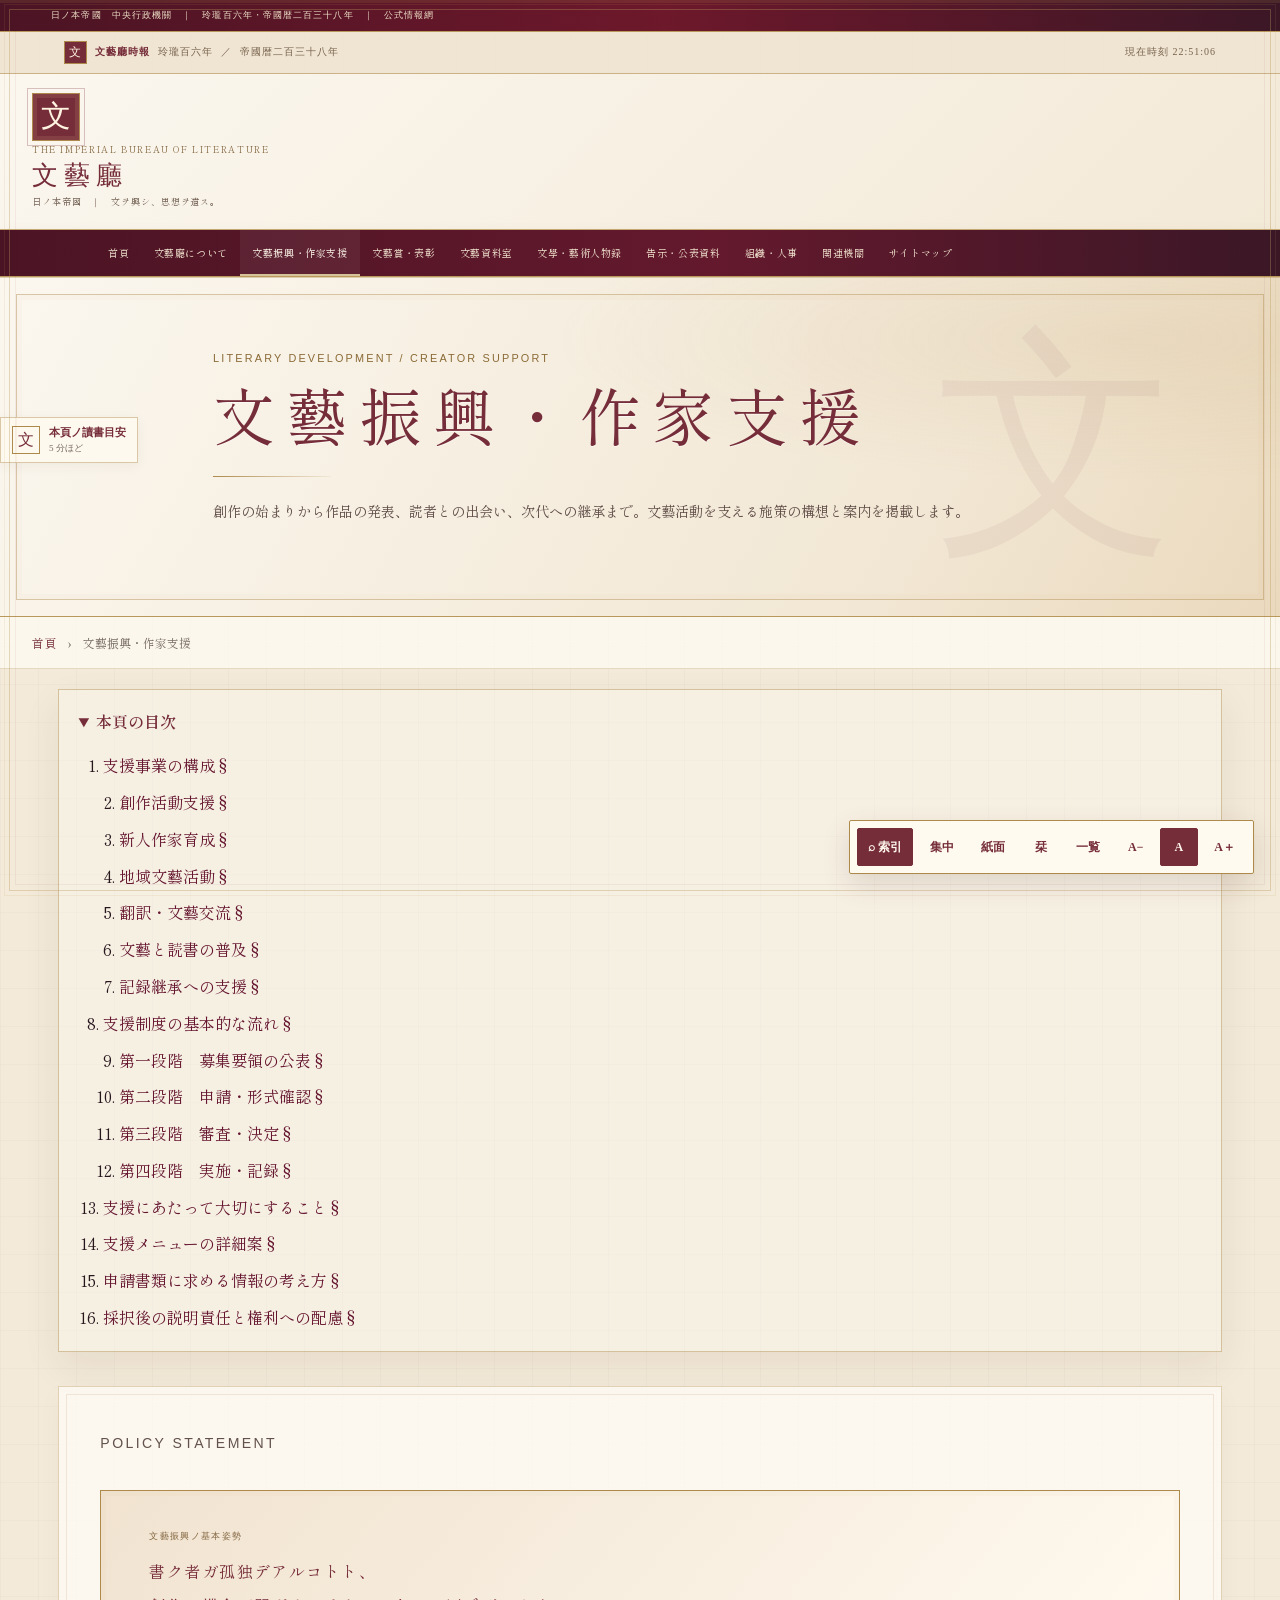
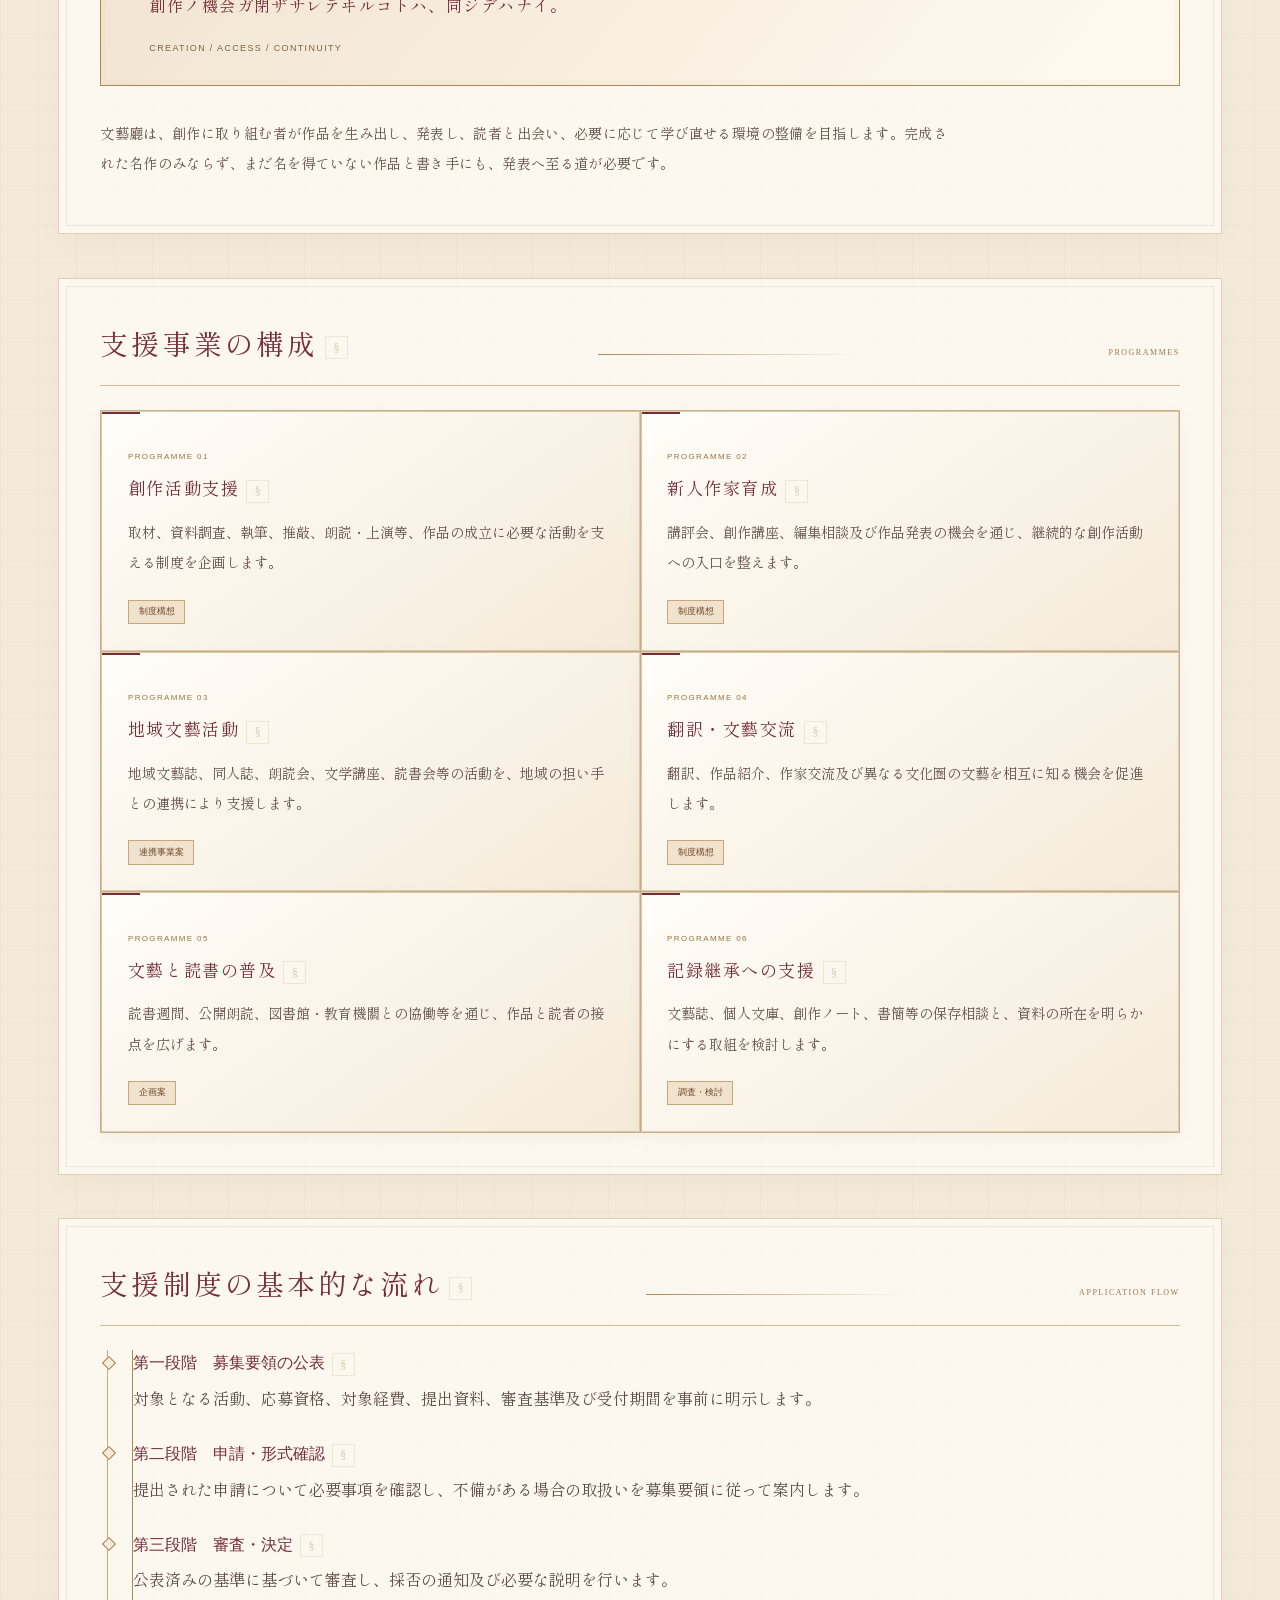
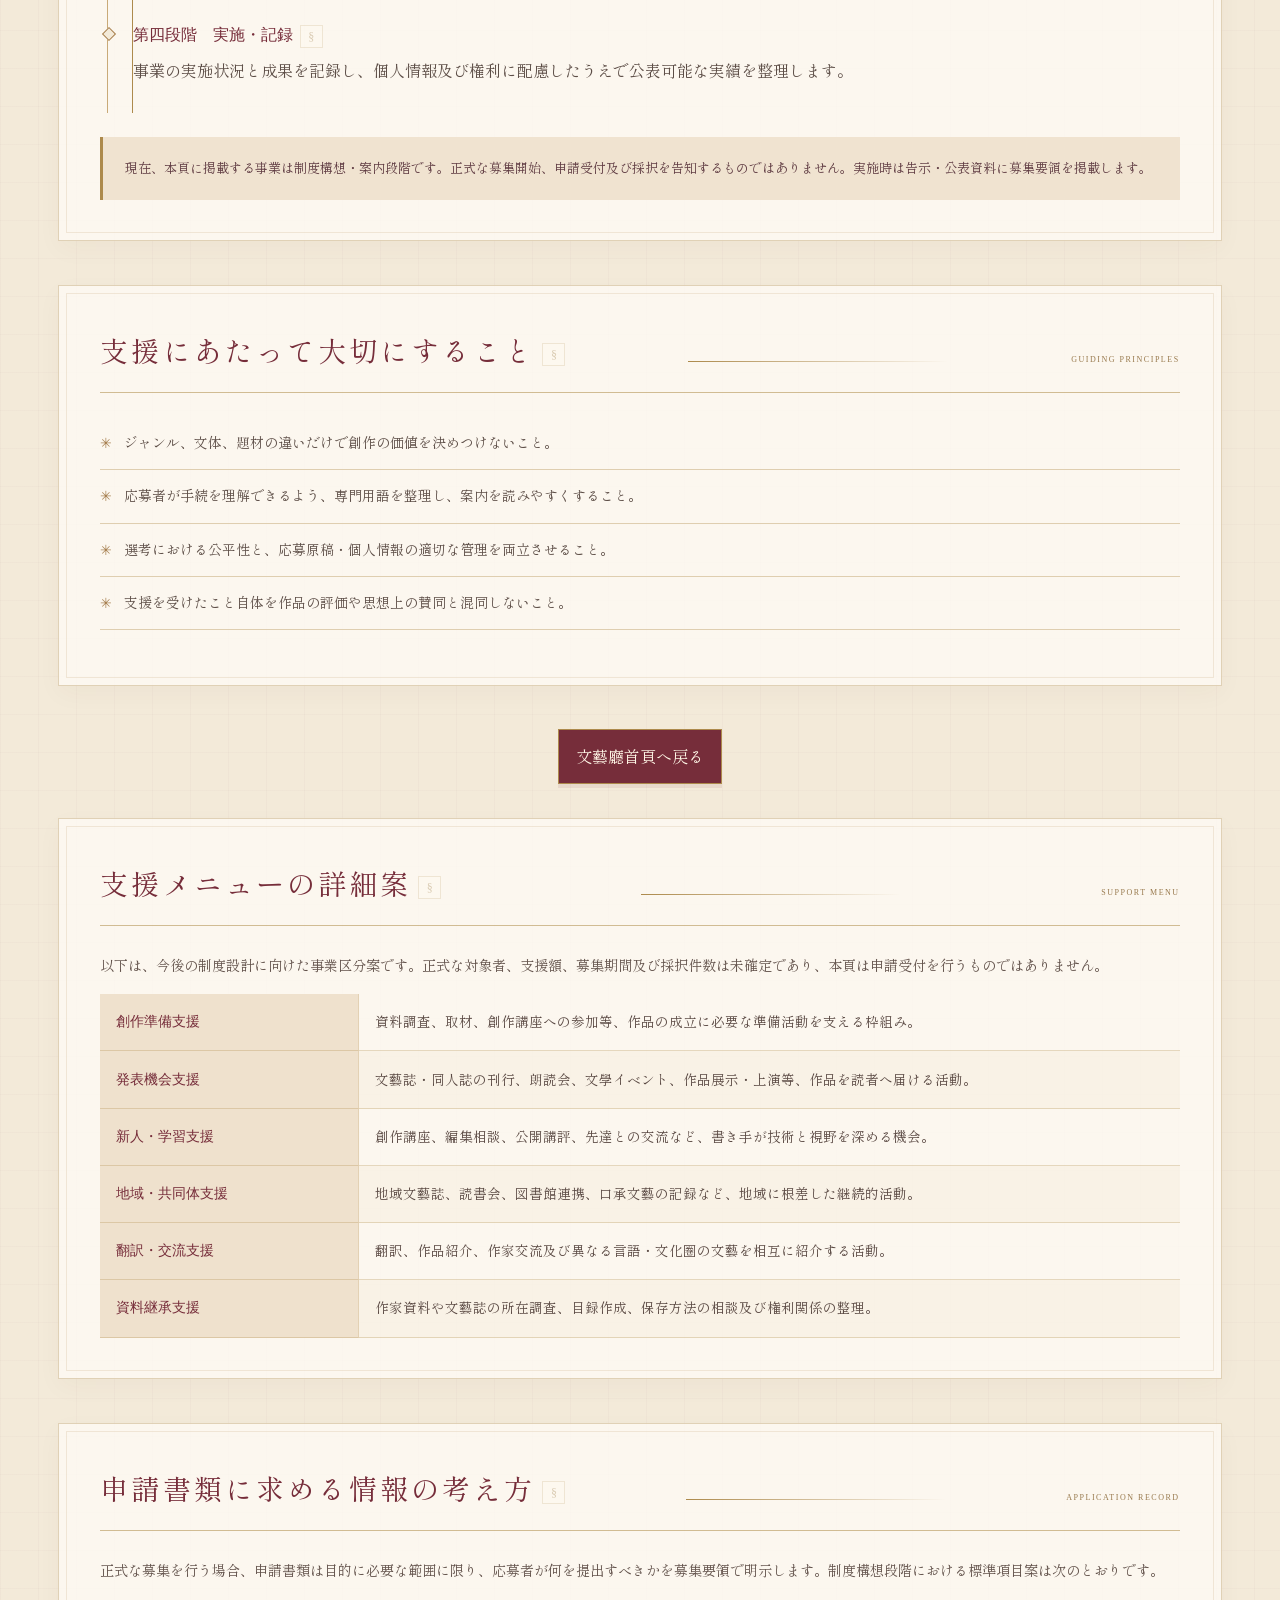
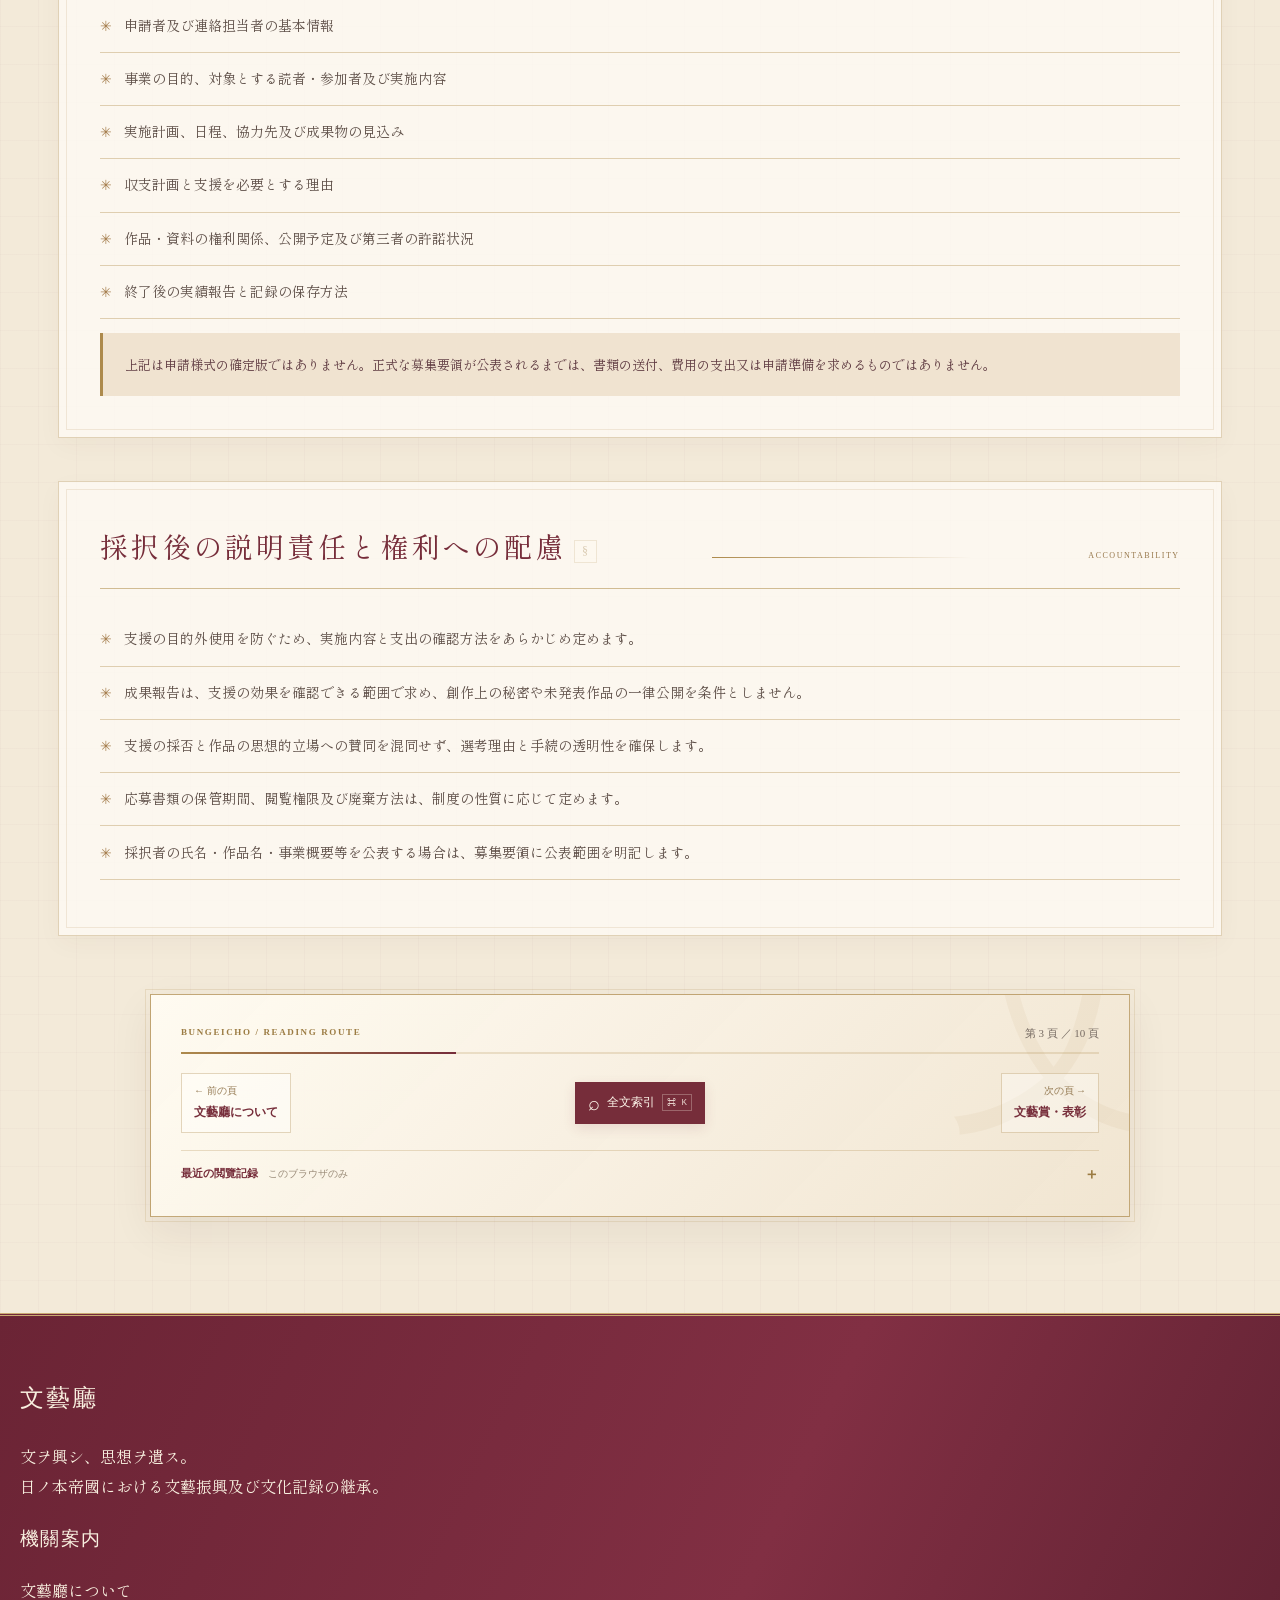
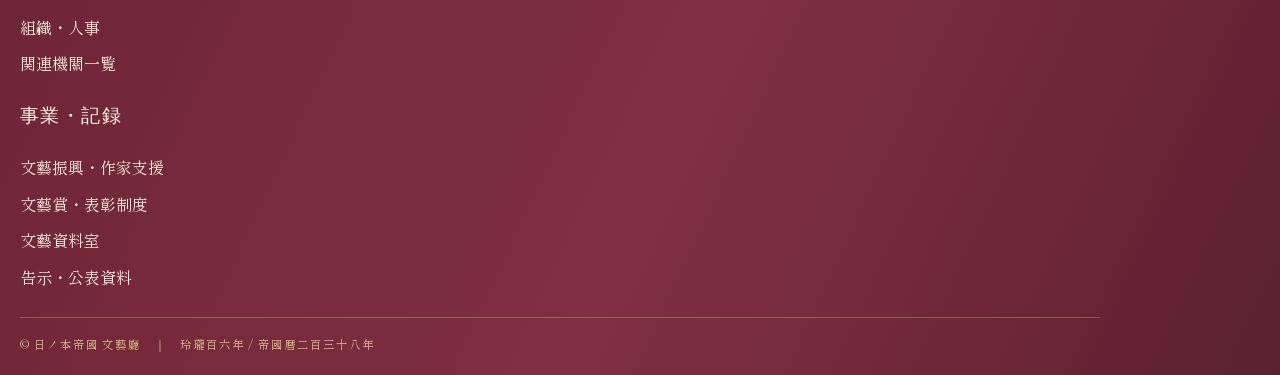
<file: support.html>
<!doctype html>
<html lang="ja"><head><meta charset="utf-8"><meta name="viewport" content="width=device-width,initial-scale=1"><meta name="theme-color" content="#6d182b">
<link rel="preconnect" href="https://fonts.googleapis.com">
<link rel="preconnect" href="https://fonts.gstatic.com" crossorigin>
<link rel="stylesheet" href="https://fonts.googleapis.com/css2?family=Shippori+Mincho:wght@400;500;600;700;800&amp;family=Cormorant+Garamond:ital,wght@0,400;0,500;0,600;1,400;1,500;1,600&amp;display=swap"><meta name="description" content="創作の始まりから作品の発表、読者との出会い、次代への継承まで。文藝活動を支える施策の構想と案内を掲載します。"><title>文藝振興・作家支援｜文藝廳｜日ノ本帝國</title><link rel="stylesheet" href="style.css?v=20261028-6"><link rel="stylesheet" href="literary.css?v=20261028-6"><script defer src="site.js?v=20261028-6"></script>
<link rel="stylesheet" href="reirou.css?v=20261028-9">
<script defer src="reirou.js?v=20261028-9"></script>
<link rel="icon" href="monsho.svg" type="image/svg+xml">

<link rel="canonical" href="https://8fgb66gmt2-stack.github.io/-Bungeicho-offical-web-site-/support.html">
<link rel="sitemap" type="application/xml" title="文藝廳サイトマップ" href="sitemap.xml">
<meta property="og:type" content="website">
<meta property="og:site_name" content="日ノ本帝國 文藝廳">
<meta property="og:locale" content="ja_JP">
<meta property="og:url" content="https://8fgb66gmt2-stack.github.io/-Bungeicho-offical-web-site-/support.html">
<meta property="og:title" content="文藝振興・作家支援｜文藝廳｜日ノ本帝國">
<meta property="og:description" content="創作の始まりから作品の発表、読者との出会い、次代への継承まで。文藝活動を支える施策の構想と案内を掲載します。">
<meta name="twitter:card" content="summary">
</head>
<body><a class="skip-link" href="#main">本文へ移動</a><div class="topline">日ノ本帝國　中央行政機關　｜　玲瓏百六年・帝國暦二百三十八年　｜　公式情報網</div><header class="masthead"><div class="masthead-inner"><a href="index.html" class="seal" aria-label="文藝廳首頁" style="text-decoration:none">文</a><div><div class="brand-kicker">THE IMPERIAL BUREAU OF LITERATURE</div><div class="brand-title">文藝廳</div><div class="brand-sub">日ノ本帝國　｜　文ヲ興シ、思想ヲ遺ス。</div></div></div></header><div class="nav-wrap"><nav class="nav" aria-label="主要導航"><a href="index.html">首頁</a><a href="about.html">文藝廳について</a><a href="support.html" aria-current="page">文藝振興・作家支援</a><a href="awards.html">文藝賞・表彰</a><a href="archive.html">文藝資料室</a><a href="jinbutsuroku.html">文學・藝術人物録</a><a href="notices.html">告示・公表資料</a><a href="staff.html">組織・人事</a><a href="links.html">関連機關</a><a href="sitemap.html">サイトマップ</a></nav></div><section class="hero"><div class="hero-inner"><div class="eyebrow">LITERARY DEVELOPMENT / CREATOR SUPPORT</div><h1>文藝振興・作家支援</h1><div class="hero-rule"></div><p>創作の始まりから作品の発表、読者との出会い、次代への継承まで。文藝活動を支える施策の構想と案内を掲載します。</p></div></section><div class="breadcrumb"><a href="index.html">首頁</a>　›　文藝振興・作家支援</div><main id="main">
<section class="section"><p class="lr-kicker">POLICY STATEMENT</p><div class="lr-quote"><small>文藝振興ノ基本姿勢</small><p>書ク者ガ孤独デアルコトト、<br>創作ノ機会ガ閉ザサレテヰルコトハ、同ジデハナイ。</p><small>CREATION / ACCESS / CONTINUITY</small></div><p class="lr-lead">文藝廳は、創作に取り組む者が作品を生み出し、発表し、読者と出会い、必要に応じて学び直せる環境の整備を目指します。完成された名作のみならず、まだ名を得ていない作品と書き手にも、発表へ至る道が必要です。</p></section>
<section class="section"><div class="section-heading"><h2>支援事業の構成</h2><span>PROGRAMMES</span></div><div class="grid"><article class="card"><span class="lr-card-label">PROGRAMME 01</span><h3>創作活動支援</h3><p>取材、資料調査、執筆、推敲、朗読・上演等、作品の成立に必要な活動を支える制度を企画します。</p><span class="pill">制度構想</span></article><article class="card"><span class="lr-card-label">PROGRAMME 02</span><h3>新人作家育成</h3><p>講評会、創作講座、編集相談及び作品発表の機会を通じ、継続的な創作活動への入口を整えます。</p><span class="pill">制度構想</span></article><article class="card"><span class="lr-card-label">PROGRAMME 03</span><h3>地域文藝活動</h3><p>地域文藝誌、同人誌、朗読会、文学講座、読書会等の活動を、地域の担い手との連携により支援します。</p><span class="pill">連携事業案</span></article><article class="card"><span class="lr-card-label">PROGRAMME 04</span><h3>翻訳・文藝交流</h3><p>翻訳、作品紹介、作家交流及び異なる文化圏の文藝を相互に知る機会を促進します。</p><span class="pill">制度構想</span></article><article class="card"><span class="lr-card-label">PROGRAMME 05</span><h3>文藝と読書の普及</h3><p>読書週間、公開朗読、図書館・教育機關との協働等を通じ、作品と読者の接点を広げます。</p><span class="pill">企画案</span></article><article class="card"><span class="lr-card-label">PROGRAMME 06</span><h3>記録継承への支援</h3><p>文藝誌、個人文庫、創作ノート、書簡等の保存相談と、資料の所在を明らかにする取組を検討します。</p><span class="pill">調査・検討</span></article></div></section>
<section class="section"><div class="section-heading"><h2>支援制度の基本的な流れ</h2><span>APPLICATION FLOW</span></div><div class="lr-timeline"><article><h3>第一段階　募集要領の公表</h3><p>対象となる活動、応募資格、対象経費、提出資料、審査基準及び受付期間を事前に明示します。</p></article><article><h3>第二段階　申請・形式確認</h3><p>提出された申請について必要事項を確認し、不備がある場合の取扱いを募集要領に従って案内します。</p></article><article><h3>第三段階　審査・決定</h3><p>公表済みの基準に基づいて審査し、採否の通知及び必要な説明を行います。</p></article><article><h3>第四段階　実施・記録</h3><p>事業の実施状況と成果を記録し、個人情報及び権利に配慮したうえで公表可能な実績を整理します。</p></article></div><div class="notice">現在、本頁に掲載する事業は制度構想・案内段階です。正式な募集開始、申請受付及び採択を告知するものではありません。実施時は告示・公表資料に募集要領を掲載します。</div></section>
<section class="section"><div class="section-heading"><h2>支援にあたって大切にすること</h2><span>GUIDING PRINCIPLES</span></div><ul class="lr-list"><li>ジャンル、文体、題材の違いだけで創作の価値を決めつけないこと。</li><li>応募者が手続を理解できるよう、専門用語を整理し、案内を読みやすくすること。</li><li>選考における公平性と、応募原稿・個人情報の適切な管理を両立させること。</li><li>支援を受けたこと自体を作品の評価や思想上の賛同と混同しないこと。</li></ul></section><p style="text-align:center;margin:2rem 0"><a class="button-link" href="index.html">文藝廳首頁へ戻る</a></p>


<section class="section" id="support-menu"><div class="section-heading"><h2>支援メニューの詳細案</h2><span>SUPPORT MENU</span></div><p>以下は、今後の制度設計に向けた事業区分案です。正式な対象者、支援額、募集期間及び採択件数は未確定であり、本頁は申請受付を行うものではありません。</p><table class="statute"><tr><th>創作準備支援</th><td>資料調査、取材、創作講座への参加等、作品の成立に必要な準備活動を支える枠組み。</td></tr><tr><th>発表機会支援</th><td>文藝誌・同人誌の刊行、朗読会、文學イベント、作品展示・上演等、作品を読者へ届ける活動。</td></tr><tr><th>新人・学習支援</th><td>創作講座、編集相談、公開講評、先達との交流など、書き手が技術と視野を深める機会。</td></tr><tr><th>地域・共同体支援</th><td>地域文藝誌、読書会、図書館連携、口承文藝の記録など、地域に根差した継続的活動。</td></tr><tr><th>翻訳・交流支援</th><td>翻訳、作品紹介、作家交流及び異なる言語・文化圏の文藝を相互に紹介する活動。</td></tr><tr><th>資料継承支援</th><td>作家資料や文藝誌の所在調査、目録作成、保存方法の相談及び権利関係の整理。</td></tr></table></section>
<section class="section" id="application-record"><div class="section-heading"><h2>申請書類に求める情報の考え方</h2><span>APPLICATION RECORD</span></div><p>正式な募集を行う場合、申請書類は目的に必要な範囲に限り、応募者が何を提出すべきかを募集要領で明示します。制度構想段階における標準項目案は次のとおりです。</p><ol class="lr-list"><li>申請者及び連絡担当者の基本情報</li><li>事業の目的、対象とする読者・参加者及び実施内容</li><li>実施計画、日程、協力先及び成果物の見込み</li><li>収支計画と支援を必要とする理由</li><li>作品・資料の権利関係、公開予定及び第三者の許諾状況</li><li>終了後の実績報告と記録の保存方法</li></ol><div class="notice">上記は申請様式の確定版ではありません。正式な募集要領が公表されるまでは、書類の送付、費用の支出又は申請準備を求めるものではありません。</div></section>
<section class="section" id="accountability"><div class="section-heading"><h2>採択後の説明責任と権利への配慮</h2><span>ACCOUNTABILITY</span></div><ul class="lr-list"><li>支援の目的外使用を防ぐため、実施内容と支出の確認方法をあらかじめ定めます。</li><li>成果報告は、支援の効果を確認できる範囲で求め、創作上の秘密や未発表作品の一律公開を条件としません。</li><li>支援の採否と作品の思想的立場への賛同を混同せず、選考理由と手続の透明性を確保します。</li><li>応募書類の保管期間、閲覧権限及び廃棄方法は、制度の性質に応じて定めます。</li><li>採択者の氏名・作品名・事業概要等を公表する場合は、募集要領に公表範囲を明記します。</li></ul></section></main><footer class="footer"><div class="footer-inner"><div class="footer-grid"><div><h2>文藝廳</h2><p>文ヲ興シ、思想ヲ遺ス。<br>日ノ本帝國における文藝振興及び文化記録の継承。</p></div><div><h3>機關案内</h3><ul><li><a href="about.html">文藝廳について</a></li><li><a href="staff.html">組織・人事</a></li><li><a href="links.html">関連機關一覧</a></li></ul></div><div><h3>事業・記録</h3><ul><li><a href="support.html">文藝振興・作家支援</a></li><li><a href="awards.html">文藝賞・表彰制度</a></li><li><a href="archive.html">文藝資料室</a></li><li><a href="notices.html">告示・公表資料</a></li></ul></div></div><div class="footer-small">© 日ノ本帝國 文藝廳　｜　玲瓏百六年 / 帝國暦二百三十八年</div></div></footer></body></html>
</file>
<file: style.css>
@charset "UTF-8";
:root{--night:#180810;--night2:#2a0b19;--wine:#6f1938;--red:#a72d4a;--paper:#f3ead9;--paper2:#e6d5ba;--gold:#c3a16c;--gold-light:#e8cf9e;--ink:#28161d;--muted:#88736f;--serif:"Yu Mincho","Hiragino Mincho ProN","Noto Serif JP",serif;--sans:"Yu Gothic","Hiragino Kaku Gothic ProN","Noto Sans JP",sans-serif}
*{box-sizing:border-box}html{scroll-behavior:smooth;scroll-padding-top:2rem}body{margin:0;background:var(--paper);color:var(--ink);font-family:var(--serif);line-height:1.85}a{color:inherit;text-underline-offset:4px}button,input{font:inherit}button,a{-webkit-tap-highlight-color:transparent}a:focus-visible,button:focus-visible,input:focus-visible{outline:2px solid var(--red);outline-offset:4px}.skip-link{position:absolute;left:-10000px;top:0;background:var(--paper);padding:1rem;z-index:999}.skip-link:focus{left:1rem}.revolution-home{background:var(--paper);overflow-x:hidden}.worldline{min-height:30px;padding:.35rem max(1rem,calc((100% - 1440px)/2));display:flex;justify-content:space-between;gap:1rem;background:#10050b;color:#cbb58e;font:9px var(--sans);letter-spacing:.12em}.new-masthead{max-width:1440px;margin:auto;padding:1.1rem clamp(1rem,4vw,4rem);display:grid;grid-template-columns:1fr auto auto;align-items:center;gap:2rem;border-bottom:1px solid #bfa477}.new-brand{display:flex;align-items:center;gap:1rem;text-decoration:none}.brand-sigil{width:51px;height:51px;display:grid;place-items:center;border:1px solid var(--gold);outline:1px solid var(--gold);outline-offset:3px;color:var(--wine);font-size:1.7rem}.new-brand small,.new-brand strong,.new-brand i{display:block}.new-brand small{font:8px var(--sans);letter-spacing:.14em;color:#896d61}.new-brand strong{font-size:1.65rem;letter-spacing:.3em;color:var(--wine);font-weight:500;line-height:1.45}.new-brand i{font:9px var(--sans);letter-spacing:.25em;color:#8b7771;font-style:normal}.masthead-declaration{font-size:.83rem;line-height:1.7;letter-spacing:.14em;color:#6a2138;border-left:1px solid #cdb58f;padding-left:1.5rem}.index-open{display:flex;align-items:center;gap:.7rem;border:1px solid #b99b6a;background:transparent;color:#5c2336;padding:.6rem .8rem;cursor:pointer;font-size:.73rem;letter-spacing:.1em}.index-open b{font-size:1.2rem;font-weight:400}.index-open:hover{background:var(--night2);color:var(--gold-light)}.new-nav{min-height:45px;background:var(--night);color:#f0dfc0;display:flex;align-items:center;gap:1rem;padding:0 max(1rem,calc((100% - 1440px)/2));border-bottom:2px solid var(--gold)}.nav-caption,.nav-end{font:8px var(--sans);letter-spacing:.1em;color:#c5a773;white-space:nowrap}.new-nav .nav{display:flex;flex:1;justify-content:center;flex-wrap:wrap}.new-nav .nav a{display:block;padding:.8rem .65rem;text-decoration:none;color:#f0dfc0;font:10px var(--sans);letter-spacing:.04em;border-bottom:2px solid transparent}.new-nav .nav a:hover,.new-nav .nav a[aria-current=page]{background:#371020;border-bottom-color:var(--gold);color:white}.opening{position:relative;display:grid;grid-template-columns:1.02fr .98fr;min-height:min(790px,calc(100vh - 125px));background:var(--night);color:var(--paper);isolation:isolate}.opening-left{position:relative;display:flex;flex-direction:column;padding:1.2rem clamp(1.5rem,5.5vw,6rem) 2rem;z-index:2}.opening-meta{display:flex;justify-content:space-between;gap:1rem;border-bottom:1px solid #61404a;padding-bottom:.7rem;color:#c5a773;font:8px var(--sans);letter-spacing:.13em}.vertical-kicker{writing-mode:vertical-rl;position:absolute;right:1.3rem;top:17%;font-size:.7rem;letter-spacing:.2em;color:#d3b98c}.opening-title-wrap{margin:auto 0;padding:2rem 0 2rem 1rem}.opening-pretitle{font:9px var(--sans);letter-spacing:.25em;color:#c5a773;margin:0 0 1rem}.opening h1{display:flex;align-items:baseline;gap:clamp(.3rem,2vw,1.4rem);font-size:clamp(5.3rem,11vw,10.5rem);font-weight:400;line-height:1.1;letter-spacing:.08em;margin:0;color:var(--paper)}.opening h1 span:nth-child(2){color:var(--gold-light)}.opening-title-small{font:9px var(--sans);letter-spacing:.23em;color:#a98d78;margin-top:1rem}.opening-bottom{display:flex;justify-content:space-between;align-items:end;gap:1rem;border-top:1px solid #61404a;padding-top:1rem}.opening-bottom>p{font-size:1rem;line-height:1.7;letter-spacing:.13em;margin:0;color:#e7d3b1}.enter-link{display:flex;gap:1.6rem;align-items:center;text-decoration:none;border:1px solid #9e7d54;padding:.65rem .8rem;color:var(--gold-light);font-size:.7rem;letter-spacing:.08em}.enter-link b{font-size:1.1rem;font-weight:400}.enter-link:hover{background:var(--paper);color:var(--night)}.opening-art{position:relative;overflow:hidden;display:grid;place-items:center;min-height:550px;background:radial-gradient(ellipse at 52% 48%,#6d1837 0,#3d1024 35%,#220b17 69%,#180810 100%)}.opening-art:before{content:"";position:absolute;inset:0;background:repeating-linear-gradient(135deg,transparent 0 44px,rgba(227,197,147,.06) 45px 46px),linear-gradient(90deg,rgba(24,8,16,.1),transparent 35%,rgba(10,3,7,.35));}.giant-circle{position:absolute;width:min(38vw,560px);aspect-ratio:1;border:1px solid rgba(220,185,126,.65);border-radius:50%;box-shadow:0 0 0 13px rgba(195,161,108,.025),0 0 0 35px rgba(195,161,108,.035),0 0 0 68px rgba(195,161,108,.025);transform:translate(1%,0)}.circle-cut{position:absolute;width:min(28vw,420px);aspect-ratio:1;border:1px dashed rgba(225,199,157,.55);border-radius:50%;transform:rotate(28deg) scaleX(.68)}.art-seal{width:clamp(170px,22vw,310px);aspect-ratio:1;display:flex;flex-direction:column;align-items:center;justify-content:center;z-index:1;border:1px solid var(--gold-light);outline:1px solid rgba(232,207,158,.65);outline-offset:9px;border-radius:50%;background:radial-gradient(circle,rgba(109,24,55,.55),rgba(24,8,16,.15) 72%);box-shadow:inset 0 0 0 7px rgba(232,207,158,.06);color:var(--gold-light)}.art-seal span{font-size:clamp(6rem,13vw,11rem);line-height:1}.art-seal small{font-size:8px;letter-spacing:.4em;margin-top:.7rem}.vertical-kanji{position:absolute;right:9%;top:17%;writing-mode:vertical-rl;font-size:clamp(1rem,2vw,1.6rem);letter-spacing:.45em;line-height:2.6;color:#e4cda6}.art-index{position:absolute;left:7%;top:7%;font:8px/2 var(--sans);letter-spacing:.15em;color:#c5a773}.art-side-caption{position:absolute;left:7%;bottom:9%;font-size:.85rem;letter-spacing:.12em;line-height:2;color:#dfc79f}.art-side-caption small{font:8px var(--sans);letter-spacing:.16em;color:#b69b77}.art-number{position:absolute;right:7%;bottom:8%;font:1.3rem var(--sans);color:#d5b989;letter-spacing:.12em}.art-number span{font-size:.7rem;color:#8c6b5c;padding:0 .3rem}.opening-edge{position:absolute;right:0;top:0;writing-mode:vertical-rl;background:var(--gold);color:var(--night);padding:.8rem .45rem;font:8px var(--sans);letter-spacing:.2em;z-index:3}.manifesto-strip{display:flex;justify-content:space-around;align-items:center;gap:1.5rem;overflow:hidden;white-space:nowrap;padding:.7rem 1rem;background:#dfcba9;color:#612039;border-bottom:1px solid #b99764;font-size:.72rem;letter-spacing:.14em}.manifesto-strip span:nth-child(even){color:#a0784e}.principle,.gateway,.record-section,.director-section,.constitution-section,.related-section{max-width:1300px;margin:0 auto;padding:clamp(4rem,8vw,8rem) clamp(1.2rem,4vw,4rem)}.principle{display:grid;grid-template-columns:105px minmax(0,1fr) 55px;gap:clamp(1.5rem,5vw,5rem);border-bottom:1px solid #c6ad84}.section-index{display:flex;flex-direction:column;align-items:flex-start;gap:.7rem;color:#8e7256;font:8px var(--sans);letter-spacing:.12em}.section-index span:first-child{font:2.4rem var(--serif);color:var(--wine)}.index-line{width:40px;height:1px;background:var(--gold)}.principle-content{max-width:780px}.micro-label{font:8px var(--sans);letter-spacing:.2em;color:#9b7950;margin:0 0 1.1rem}.principle h2{font-size:clamp(2.5rem,6vw,5.8rem);font-weight:400;letter-spacing:.1em;line-height:1.45;color:#321321;margin:.2rem 0 2rem}.principle h2 em{font-style:normal;color:#8e2946}.principle-lead{font-size:1.04rem;line-height:2.3;color:#5c4247;max-width:690px}.principle-content>p:not(.micro-label):not(.principle-lead){font-size:.9rem;line-height:2.3;color:#755d5c;max-width:690px}.principle-foot{display:flex;align-items:center;gap:1.2rem;margin-top:2.5rem;padding-top:1rem;border-top:1px solid #cfb994;color:#6c1c37;letter-spacing:.1em}.principle-foot span:last-child{border-left:1px solid #cfb994;padding-left:1rem;color:#927b6d;font:9px var(--sans)}.principle-vertical{writing-mode:vertical-rl;color:#9b7a56;font-size:.7rem;letter-spacing:.18em;align-self:center}.gateway{padding-top:5rem}.gateway-heading,.record-head{display:flex;justify-content:space-between;align-items:end;gap:2rem;margin-bottom:2.5rem}.gateway-heading h2,.record-head h2,.related-heading h2{font-size:clamp(2rem,4vw,3.2rem);font-weight:400;letter-spacing:.13em;color:#40172a;margin:0}.gateway-heading>p{font-size:.78rem;line-height:2;color:#816a65}.gateway-list{border-top:1px solid #b99a68}.gateway-item{display:grid;grid-template-columns:60px 1fr 1.5fr 2fr 35px;align-items:center;gap:1.2rem;position:relative;overflow:hidden;padding:1.5rem 1rem;border-bottom:1px solid #cdb792;text-decoration:none;transition:background .25s,color .25s;isolation:isolate}.gateway-item:hover{background:#e8d8bf;color:#5b1934}.gateway-item.gateway-main{background:#451329;color:#f0dfc4}.gateway-item.gateway-main:hover{background:#641936}.gateway-no{font-size:1.4rem;color:#b99a68}.gateway-label{font:8px var(--sans);letter-spacing:.1em;color:#9b7950}.gateway-main .gateway-label{color:#d7b98b}.gateway-title{font-size:clamp(1.3rem,2.4vw,2rem);line-height:1.45;letter-spacing:.08em}.gateway-desc{font-size:.78rem;line-height:1.9;color:#806967}.gateway-main .gateway-desc{color:#d7c3ac}.gateway-arrow{font-size:1.3rem;color:#9b7950;text-align:right}.gateway-watermark{position:absolute;z-index:-1;right:8%;top:-2rem;font-size:13rem;line-height:1;color:rgba(220,191,145,.055);pointer-events:none}.record-section{border-top:1px solid #c5a779;border-bottom:1px solid #c5a779;background:rgba(230,213,186,.3)}.record-head{margin-bottom:2rem}.record-head>a{font-size:.72rem;color:#6d2039}.record-body{display:grid;grid-template-columns:180px 1fr;gap:2.5rem}.record-date{display:flex;flex-direction:column;gap:.5rem;padding:1.2rem;border:1px solid #c6a979;background:#efe1c9;color:#6c273c}.record-date span,.record-date small{font:8px var(--sans);letter-spacing:.12em}.record-date strong{font-size:1.5rem;font-weight:400}.record-lines{border-top:1px solid #cbb58e}.record-lines>a{display:grid;grid-template-columns:80px 1fr 90px 20px;gap:1rem;align-items:center;padding:1.15rem .5rem;border-bottom:1px solid #d1bd9c;text-decoration:none}.record-lines>a:hover .record-name{color:#9a2f4a;text-decoration:underline}.record-type{border:1px solid #b99a68;text-align:center;font-size:.65rem;padding:.2rem}.record-name{font-size:.85rem}.record-status{font:9px var(--sans);color:#92796c}.record-lines b{font-weight:400;color:#9b7950}.record-note{text-align:right;font-size:.65rem;color:#917a70;margin-top:1rem}.director-section{display:grid;grid-template-columns:1fr 180px 1.1fr 1fr;gap:2.5rem;align-items:center}.director-heading h2{font-size:1.9rem;font-weight:400;color:#4b192e;letter-spacing:.1em;margin:.2rem 0}.director-heading>span{font-size:.75rem;color:#8d746c}.director-seal{aspect-ratio:3/4;background:linear-gradient(145deg,#e0cba9,#f3e7d2 47%,#c4a77b);border:1px solid #b99a68;outline:1px solid #b99a68;outline-offset:4px;display:flex;flex-direction:column;align-items:center;justify-content:center;color:#742540}.director-seal span{font-size:6.5rem;line-height:1}.director-seal small{font-size:.6rem;letter-spacing:.18em;margin-top:.7rem}.director-role{font:8px var(--sans);letter-spacing:.15em;color:#9b7950}.director-bio h3{font-size:1.8rem;letter-spacing:.14em;font-weight:400;color:#6b1d38;margin:.5rem 0}.director-bio>p:not(.director-role){font-size:.8rem;line-height:2;color:#775f5f}.director-bio>a{font-size:.72rem;color:#752642}.director-section blockquote{border-left:1px solid #c2a276;margin:0;padding:1rem 0 1rem 1.5rem;color:#5d263a}.director-section blockquote>span{font-size:3rem;line-height:1;color:#b99764}.director-section blockquote p{font-size:1.1rem;line-height:2;letter-spacing:.08em}.director-section blockquote small{font:8px var(--sans);letter-spacing:.1em;color:#90786e}.constitution-section{border-top:1px solid #b99a68;border-bottom:1px solid #b99a68;display:grid;grid-template-columns:70px 1fr auto;gap:1.5rem;align-items:center;padding-top:2.5rem;padding-bottom:2.5rem}.constitution-glyph{width:60px;height:72px;border:1px solid #b99a68;display:grid;place-items:center;color:#6e213b;font-size:2rem}.constitution-section h2{font-size:1.15rem;font-weight:400;letter-spacing:.08em;color:#4a1b2d;margin:.2rem 0}.constitution-section p:not(.micro-label){font-size:.78rem;line-height:2;color:#786260;max-width:800px;margin:.3rem 0}.constitution-section>a{font-size:.72rem;color:#6e213b;white-space:nowrap}.related-section{padding-top:5rem;padding-bottom:5rem}.related-heading{margin-bottom:1.5rem}.related-heading h2{font-size:1.8rem}.related-links{display:grid;grid-template-columns:repeat(3,1fr);gap:1px;background:#c8b18a;border:1px solid #c8b18a}.related-links>a{background:var(--paper);display:grid;grid-template-columns:45px 1fr 20px;gap:.3rem .9rem;align-items:center;padding:1.2rem;text-decoration:none}.related-links>a:hover{background:#e8d8bf}.related-links>a>span{grid-row:1/3;width:42px;height:42px;border:1px solid #c2a276;display:grid;place-items:center;color:#6e213b;font-size:1.2rem}.related-links strong{font-size:.76rem;font-weight:400;color:#4b2030}.related-links small{font-size:.65rem;color:#907a70}.related-links b{grid-column:3;grid-row:1/3;font-weight:400;color:#9b7950}.new-footer{background:#16070e;color:#e9d7b7;border-top:3px double #b99a68;padding:3rem max(1.2rem,calc((100% - 1300px)/2)) 1.2rem}.footer-top{display:flex;justify-content:space-between;gap:2rem;align-items:start;padding-bottom:2.5rem}.footer-brand{display:flex;gap:1rem;align-items:center}.footer-brand>span{width:55px;height:55px;border:1px solid #b99a68;display:grid;place-items:center;font-size:1.8rem;color:#e3c38e}.footer-brand small,.footer-brand strong{display:block}.footer-brand small{font:8px var(--sans);letter-spacing:.12em;color:#b99a68}.footer-brand strong{font-size:1.35rem;letter-spacing:.18em;font-weight:400}.footer-brand p{font-size:.75rem;color:#bba17e;margin:.3rem 0}.footer-nav{display:flex;gap:1rem 1.4rem;flex-wrap:wrap;max-width:460px}.footer-nav a{font-size:.7rem;color:#ddc9a5;text-decoration:none}.footer-nav a:hover{color:white;text-decoration:underline}.footer-bottom{display:flex;justify-content:space-between;gap:1rem;flex-wrap:wrap;border-top:1px solid #4c3039;padding-top:1rem;color:#9e867e;font:8px var(--sans);letter-spacing:.1em}
.index-overlay{position:fixed;inset:0;z-index:1000;display:grid;place-items:center;padding:1rem;background:rgba(12,3,8,.82);backdrop-filter:blur(8px);opacity:0;visibility:hidden;transition:opacity .25s,visibility .25s}.index-overlay.is-open{opacity:1;visibility:visible}.index-panel{width:min(620px,100%);max-height:min(85vh,780px);overflow:auto;background:var(--paper);border:1px solid var(--gold);outline:1px solid rgba(195,161,108,.45);outline-offset:5px;padding:clamp(1.2rem,4vw,2.5rem);transform:translateY(15px);transition:transform .25s}.is-open .index-panel{transform:translateY(0)}.index-panel-top{display:flex;justify-content:space-between;align-items:center;border-bottom:1px solid #c9b18a;padding-bottom:.8rem;font:9px var(--sans);letter-spacing:.12em;color:#7d3449}.index-panel-top button{border:0;background:transparent;color:#6d253b;cursor:pointer;font-size:.75rem}.index-panel h2{font-size:clamp(1.6rem,5vw,2.4rem);font-weight:400;letter-spacing:.08em;color:#3b1426;margin:1.5rem 0}.index-search-label{display:block;font-size:.7rem;color:#8d715e;margin-bottom:.5rem}.index-panel input{width:100%;padding:.9rem 1rem;border:1px solid #bda078;background:#fffaf0;color:#301520;border-radius:0;font-size:.9rem}.index-results{margin-top:1rem;border-top:1px solid #cdb792}.index-results a{display:flex;justify-content:space-between;gap:1rem;padding:.8rem .3rem;border-bottom:1px solid #d7c5a5;text-decoration:none;font-size:.82rem;color:#4a1b2e}.index-results a:hover{background:#eadbc2}.index-results a[hidden]{display:none}.index-results a span{font:9px var(--sans);color:#9b7950}.index-panel-foot{margin:1.5rem 0 0;color:#90786c;font-size:.65rem;letter-spacing:.08em}
@media(min-width:1500px){.opening{min-height:790px}.opening h1{font-size:10rem}}
@media(max-width:1050px){.new-nav{display:block;padding:.2rem 1rem}.nav-caption,.nav-end{display:none}.new-nav .nav{justify-content:flex-start}.new-nav .nav a{padding:.7rem .55rem}.opening{min-height:650px}.opening h1{font-size:clamp(5rem,10vw,8rem)}.director-section{grid-template-columns:1fr 140px 1.2fr;gap:1.5rem}.director-section blockquote{grid-column:1/-1;border-left:0;border-top:1px solid #c2a276;padding:1rem 0 0}.director-section blockquote p br{display:none}.gateway-item{grid-template-columns:45px 1fr 1.5fr 35px}.gateway-desc{grid-column:2/4;grid-row:3}.gateway-arrow{grid-column:4;grid-row:1/3}}
@media(max-width:700px){.worldline{font-size:7px;gap:.4rem;letter-spacing:0}.worldline span:first-child{display:none}.worldline span:nth-child(2){margin-right:auto}.new-masthead{grid-template-columns:1fr auto;gap:.7rem;padding:1rem}.new-brand{gap:.7rem}.brand-sigil{width:42px;height:42px;font-size:1.4rem}.new-brand small{font-size:6px;letter-spacing:.06em}.new-brand strong{font-size:1.35rem;letter-spacing:.22em}.new-brand i{font-size:8px;letter-spacing:.12em}.masthead-declaration{display:none}.index-open{padding:.45rem .55rem}.new-nav .nav{flex-wrap:nowrap;overflow-x:auto;scrollbar-width:thin}.new-nav .nav a{white-space:nowrap;font-size:9px}.opening{grid-template-columns:1fr;min-height:0}.opening-left{min-height:570px;padding:1rem 1.2rem 1.5rem}.opening-meta{font-size:7px}.opening h1{font-size:clamp(5.3rem,20vw,8.2rem);gap:.5rem}.opening-pretitle{font-size:8px}.opening-title-wrap{padding-left:0}.vertical-kicker{right:.2rem;top:19%;font-size:.6rem}.opening-bottom>p{font-size:.9rem}.opening-art{min-height:390px}.giant-circle{width:min(70vw,380px)}.circle-cut{width:min(52vw,280px)}.art-seal{width:180px}.art-seal span{font-size:7rem}.vertical-kanji{right:8%;font-size:1rem}.opening-edge{font-size:7px}.manifesto-strip{justify-content:flex-start;gap:1rem;font-size:.65rem}.manifesto-strip span:nth-child(3),.manifesto-strip span:nth-child(4){display:none}.principle,.gateway,.record-section,.director-section,.constitution-section,.related-section{padding:3.5rem 1.2rem}.principle{grid-template-columns:35px minmax(0,1fr);gap:1rem}.section-index{font-size:7px}.section-index span:first-child{font-size:1.7rem}.principle-vertical{display:none}.principle h2{font-size:clamp(2.4rem,10vw,4rem)}.principle-lead{font-size:.92rem}.gateway-heading,.record-head{align-items:start;flex-direction:column;gap:.8rem}.gateway-heading h2,.record-head h2{font-size:2rem}.gateway-heading>p{margin:0}.gateway-list{margin-top:1.5rem}.gateway-item{grid-template-columns:35px 1fr 25px;gap:.5rem .8rem;padding:1.2rem .5rem}.gateway-no{grid-column:1;grid-row:1/3;font-size:1.1rem}.gateway-label{grid-column:2;grid-row:1}.gateway-title{grid-column:2;grid-row:2;font-size:1.5rem}.gateway-desc{grid-column:2;grid-row:3;font-size:.73rem}.gateway-arrow{grid-column:3;grid-row:1/3}.gateway-watermark{right:0;font-size:8rem}.record-body{grid-template-columns:1fr;gap:1rem}.record-date{flex-direction:row;align-items:center;gap:.8rem;padding:.7rem}.record-date strong{font-size:1rem}.record-date small{margin-left:auto}.record-lines>a{grid-template-columns:55px 1fr 16px;gap:.5rem;padding:.9rem .2rem}.record-type{font-size:.6rem}.record-name{font-size:.76rem}.record-status{grid-column:2;font-size:8px}.record-lines b{grid-column:3;grid-row:1/3}.record-note{text-align:left}.director-section{grid-template-columns:95px 1fr;gap:1rem}.director-heading{grid-column:1/-1}.director-heading h2{font-size:1.5rem}.director-seal{grid-column:1;grid-row:2}.director-seal span{font-size:4rem}.director-bio{grid-column:2;grid-row:2}.director-bio h3{font-size:1.4rem}.director-section blockquote{grid-column:1/-1}.director-section blockquote p{font-size:1rem}.constitution-section{grid-template-columns:45px 1fr;gap:.8rem}.constitution-glyph{width:42px;height:52px;font-size:1.5rem}.constitution-section h2{font-size:1rem}.constitution-section>a{grid-column:2}.related-heading h2{font-size:1.5rem}.related-links{grid-template-columns:1fr}.related-links>a{grid-template-columns:40px 1fr 18px;padding:.9rem}.related-links>a>span{width:36px;height:36px}.footer-top{flex-direction:column}.footer-brand strong{font-size:1.1rem}.footer-nav{gap:.8rem 1rem}.footer-bottom{flex-direction:column;gap:.5rem}.index-panel h2{font-size:1.6rem}}
@media(prefers-reduced-motion:reduce){html{scroll-behavior:auto}*,*:before,*:after{transition:none!important;animation:none!important}}
/* Other interior pages retain their established document layout, but share the new visual language. */
body:not(.revolution-home){--wine:#65152f;--wine-deep:#240914;--paper:#f3ead9;--paper-dark:#e6d5ba;--ink:#28161d;--muted:#88736f;--gold:#c3a16c;--line:#cdb792;background:var(--paper);background-image:repeating-linear-gradient(0deg,rgba(91,55,43,.018) 0,rgba(91,55,43,.018) 1px,transparent 1px,transparent 5px)}
body:not(.revolution-home) .topline{background:var(--night);color:#e8cf9e;border-bottom:1px solid var(--gold)}
body:not(.revolution-home) .masthead{background:var(--paper);border-bottom:1px solid var(--gold)}
body:not(.revolution-home) .nav-wrap{background:var(--night);border-bottom:2px solid var(--gold)}
body:not(.revolution-home) .hero{background:linear-gradient(120deg,#180810,#5c1732 65%,#2a0b19);border-bottom:1px solid var(--gold)}
body:not(.revolution-home) .footer{background:#16070e;border-top:3px double var(--gold)}
</file>
<file: literary.css>
/* =========================================================
   玲瓏浪漫 / THE IMPERIAL BUREAU OF LITERATURE
   Art direction: imperial editorial, oxblood, vellum, antique gold
   Responsive, keyboard-visible, reduced-motion aware
   ========================================================= */
:root{
  --lr-wine:#65152f;
  --lr-wine-deep:#260b17;
  --lr-wine-dark:#180810;
  --lr-rose:#8d2948;
  --lr-gold:#bd9a61;
  --lr-gold-light:#e5d0a4;
  --lr-paper:#f3ead9;
  --lr-paper-light:#fbf5e9;
  --lr-paper-dark:#e6d5ba;
  --lr-ink:#28161d;
  --lr-muted:#765f61;
  --lr-line:#d2bd99;
  --lr-serif:"Yu Mincho","Hiragino Mincho ProN","Noto Serif JP",serif;
  --lr-sans:"Hiragino Kaku Gothic ProN","Yu Gothic","Meiryo",sans-serif;
  --lr-shadow:0 18px 50px rgba(48,12,27,.09);
  color-scheme:light;
}
html{scroll-behavior:smooth;scroll-padding-top:1.5rem}
body{font-family:var(--lr-sans);color:var(--lr-ink);-webkit-font-smoothing:antialiased;text-rendering:optimizeLegibility}
::selection{background:var(--lr-wine);color:var(--lr-paper-light)}
a{transition:color .25s ease,background-color .25s ease,border-color .25s ease,transform .25s ease,box-shadow .25s ease}
a:focus-visible,button:focus-visible,input:focus-visible,select:focus-visible,textarea:focus-visible{outline:3px solid #a76c2c;outline-offset:4px}
.skip-link{z-index:1000}
img,svg{max-width:100%}

/* The home page: engraved paper, restrained ornament, editorial rhythm */
body.revolution-home{background:var(--lr-paper);background-image:radial-gradient(ellipse at 50% 0%,rgba(189,154,97,.13),transparent 42%),repeating-linear-gradient(0deg,rgba(70,22,39,.018) 0,rgba(70,22,39,.018) 1px,transparent 1px,transparent 5px)}
.revolution-home .worldline{font-size:9px;letter-spacing:.14em;background:var(--lr-wine-dark);color:var(--lr-gold-light);border-bottom:1px solid var(--lr-gold);padding:.65rem clamp(1rem,4vw,4rem)}
.revolution-home .new-masthead{position:relative;background:rgba(243,234,217,.94);border-bottom:1px solid var(--lr-gold);padding:1.15rem clamp(1rem,4vw,4rem);gap:2rem}
.revolution-home .new-masthead:after{content:"";position:absolute;bottom:4px;left:clamp(1rem,4vw,4rem);right:clamp(1rem,4vw,4rem);height:1px;background:rgba(189,154,97,.38);pointer-events:none}
.revolution-home .new-brand{gap:1rem;color:var(--lr-wine);text-decoration:none}
.revolution-home .brand-sigil{display:grid;place-items:center;width:55px;height:55px;border:1px solid var(--lr-gold);outline:1px solid rgba(189,154,97,.4);outline-offset:4px;background:var(--lr-wine-dark);color:var(--lr-gold-light);font:2rem var(--lr-serif);box-shadow:inset 0 0 0 4px rgba(189,154,97,.12)}
.revolution-home .new-brand small{color:#927451;letter-spacing:.19em}
.revolution-home .new-brand strong{font-family:var(--lr-serif);font-weight:400;letter-spacing:.28em}
.revolution-home .new-brand i{color:var(--lr-muted);font-style:normal;letter-spacing:.2em}
.revolution-home .masthead-declaration{display:block;font:clamp(.9rem,1.5vw,1.2rem)/1.8 var(--lr-serif);letter-spacing:.2em;color:var(--lr-wine);text-align:right}
.revolution-home .index-open{background:transparent;border:1px solid var(--lr-gold);color:var(--lr-wine);min-width:76px;padding:.7rem 1rem;letter-spacing:.12em}
.revolution-home .index-open:hover{background:var(--lr-wine);color:var(--lr-paper-light)}
.revolution-home .new-nav{background:var(--lr-wine-dark);border-bottom:2px solid var(--lr-gold);color:var(--lr-gold-light);padding:0 clamp(1rem,4vw,4rem);gap:1rem}
.revolution-home .new-nav .nav{gap:0}
.revolution-home .new-nav .nav a{display:inline-flex;align-items:center;min-height:47px;padding:.7rem .9rem;border-bottom:2px solid transparent;color:#f0e3cd;font-size:.72rem;letter-spacing:.04em;text-decoration:none}
.revolution-home .new-nav .nav a:hover,.revolution-home .new-nav .nav a[aria-current=page]{color:var(--lr-gold-light);background:rgba(255,255,255,.045);border-bottom-color:var(--lr-gold)}
.revolution-home .nav-caption,.revolution-home .nav-end{font-size:8px;letter-spacing:.14em;color:#c6a779;white-space:nowrap}
.revolution-home .opening{position:relative;isolation:isolate;overflow:hidden;background:linear-gradient(112deg,#1a0811 0%,#2b0c1b 52%,#48162b 100%);color:var(--lr-paper);border-bottom:1px solid var(--lr-gold)}
.revolution-home .opening:before{content:"";position:absolute;z-index:-1;inset:18px;border:1px solid rgba(205,172,113,.48);pointer-events:none}
.revolution-home .opening:after{content:"";position:absolute;z-index:-1;inset:25px;border:1px solid rgba(205,172,113,.15);pointer-events:none}
.revolution-home .opening-left{padding:clamp(2.5rem,6vw,6.5rem) clamp(2rem,6vw,6.5rem)}
.revolution-home .opening-meta,.revolution-home .opening-pretitle{letter-spacing:.2em;color:var(--lr-gold-light)}
.revolution-home .opening-title-wrap{padding-left:clamp(1rem,4vw,4rem)}
.revolution-home .opening h1{font-family:var(--lr-serif);font-weight:400;letter-spacing:.12em;text-shadow:0 8px 35px rgba(0,0,0,.25)}
.revolution-home .opening h1 span{position:relative}
.revolution-home .opening h1 span:after{content:"";position:absolute;bottom:-.12em;left:25%;width:50%;height:1px;background:var(--lr-gold);opacity:.7}
.revolution-home .opening-title-small{color:var(--lr-gold-light);letter-spacing:.22em}
.revolution-home .vertical-kicker{color:#d8c5a3;letter-spacing:.18em}
.revolution-home .opening-bottom{border-top:1px solid rgba(189,154,97,.55);padding-top:1.4rem}
.revolution-home .opening-bottom>p{font-family:var(--lr-serif);letter-spacing:.16em;line-height:2}
.revolution-home .enter-link{color:var(--lr-gold-light);border-bottom:1px solid var(--lr-gold);padding:.5rem 0;text-decoration:none}
.revolution-home .enter-link:hover{gap:1.2rem;color:white}
.revolution-home .opening-art{background:radial-gradient(ellipse at 50% 46%,rgba(141,41,72,.48),transparent 45%),linear-gradient(140deg,rgba(255,255,255,.025),transparent 45%);border-left:1px solid rgba(189,154,97,.22)}
.revolution-home .giant-circle{border:1px solid rgba(229,208,164,.66);box-shadow:0 0 0 10px rgba(189,154,97,.035),0 0 0 30px rgba(189,154,97,.025),inset 0 0 60px rgba(189,154,97,.04)}
.revolution-home .circle-cut{border:1px solid rgba(229,208,164,.32);box-shadow:0 0 0 12px rgba(189,154,97,.025)}
.revolution-home .art-seal{border:1px solid var(--lr-gold);outline:1px solid rgba(189,154,97,.25);outline-offset:7px;background:rgba(24,8,16,.62);box-shadow:inset 0 0 0 6px rgba(189,154,97,.08)}
.revolution-home .art-seal span{font-family:var(--lr-serif);color:var(--lr-gold-light)}
.revolution-home .art-side-caption,.revolution-home .art-index,.revolution-home .art-number{color:#d8bd8c;letter-spacing:.16em}
.revolution-home .opening-edge{color:#d8bd8c;letter-spacing:.2em}
.revolution-home .manifesto-strip{background:var(--lr-paper-dark);color:var(--lr-wine);border-bottom:1px solid var(--lr-line);font-family:var(--lr-serif);letter-spacing:.08em}
.revolution-home .manifesto-strip span:nth-child(even){color:#a67d4b}
.revolution-home .principle,.revolution-home .gateway,.revolution-home .record-section,.revolution-home .director-section,.revolution-home .constitution-section,.revolution-home .related-section{position:relative}
.revolution-home .section-index,.revolution-home .micro-label{color:#9b7848;letter-spacing:.19em}
.revolution-home .principle h2,.revolution-home .gateway-heading h2,.revolution-home .record-head h2,.revolution-home .director-heading h2,.revolution-home .related-heading h2{font-family:var(--lr-serif);font-weight:400;letter-spacing:.12em;color:var(--lr-wine)}
.revolution-home .principle h2 em{color:#8b2948;font-style:normal}
.revolution-home .principle-content{border-left:1px solid var(--lr-gold);padding-left:clamp(1.3rem,3vw,3rem)}
.revolution-home .principle-lead{font-family:var(--lr-serif);color:#4f303a;line-height:2.3}
.revolution-home .principle-foot{border-top:1px solid var(--lr-line);color:#8d6c43;letter-spacing:.12em}
.revolution-home .gateway{background:rgba(255,250,240,.48);border-top:1px solid var(--lr-line);border-bottom:1px solid var(--lr-line)}
.revolution-home .gateway-item{position:relative;border-top:1px solid #d5c09d;text-decoration:none;transition:background .25s ease,padding .25s ease}
.revolution-home .gateway-item:after{content:"";position:absolute;left:0;bottom:-1px;width:0;height:2px;background:var(--lr-gold);transition:width .3s ease}
.revolution-home .gateway-item:hover{background:rgba(230,213,186,.32);padding-left:1rem;padding-right:1rem}
.revolution-home .gateway-item:hover:after{width:100%}
.revolution-home .gateway-no,.revolution-home .gateway-label{color:#9a7849}
.revolution-home .gateway-title{font-family:var(--lr-serif);font-weight:400;color:var(--lr-wine);letter-spacing:.1em}
.revolution-home .gateway-desc{color:#765f61;line-height:1.9}
.revolution-home .gateway-arrow{color:#986c3f}
.revolution-home .gateway-watermark{color:rgba(101,21,47,.045)}
.revolution-home .record-section{background:linear-gradient(120deg,#eee0c8,#f7efdf);border-bottom:1px solid var(--lr-line)}
.revolution-home .record-date{background:var(--lr-wine-dark);color:var(--lr-gold-light);border:1px solid var(--lr-gold);outline:1px solid rgba(189,154,97,.2);outline-offset:4px}
.revolution-home .record-lines>a{border-bottom:1px solid #d0b991;text-decoration:none}
.revolution-home .record-lines>a:hover{background:rgba(255,250,240,.65);padding-left:.8rem}
.revolution-home .record-type{border:1px solid #c4a777;color:#7d573c}
.revolution-home .record-name{color:#512036}
.revolution-home .record-status{color:#8c6c49}
.revolution-home .director-section{background:var(--lr-paper-light);border-bottom:1px solid var(--lr-line)}
.revolution-home .director-seal{border:1px solid var(--lr-gold);background:var(--lr-wine-dark);outline:1px solid rgba(189,154,97,.25);outline-offset:5px}
.revolution-home .director-seal span{color:var(--lr-gold-light);font-family:var(--lr-serif)}
.revolution-home .director-bio h3{font-family:var(--lr-serif);font-weight:400;color:var(--lr-wine)}
.revolution-home .director-bio a,.revolution-home .constitution-section>a{color:var(--lr-wine);text-decoration:none;border-bottom:1px solid var(--lr-gold);padding-bottom:.3rem}
.revolution-home .director-bio a:hover,.revolution-home .constitution-section>a:hover{color:#a02c4d}
.revolution-home .director-section blockquote{border-left:1px solid var(--lr-gold);color:#6d3449}
.revolution-home .director-section blockquote p{font-family:var(--lr-serif);letter-spacing:.1em;line-height:2}
.revolution-home .constitution-section{background:#e8d9bf;border-bottom:1px solid var(--lr-line)}
.revolution-home .constitution-glyph{background:var(--lr-wine);color:var(--lr-gold-light);border:1px solid var(--lr-gold)}
.revolution-home .constitution-section h2{font-family:var(--lr-serif);font-weight:400;color:var(--lr-wine)}
.revolution-home .related-links>a{background:rgba(255,250,240,.62);border:1px solid #d3bd98;text-decoration:none}
.revolution-home .related-links>a:hover{transform:translateY(-3px);box-shadow:var(--lr-shadow);border-color:var(--lr-gold)}
.revolution-home .related-links>a>span{background:var(--lr-wine-dark);color:var(--lr-gold-light);border:1px solid var(--lr-gold)}
.revolution-home .related-links strong{font-family:var(--lr-serif);font-weight:400;color:var(--lr-wine)}
.revolution-home .related-links small{color:#7c6261}
.revolution-home .new-footer{background:var(--lr-wine-dark);border-top:3px double var(--lr-gold);color:#e9dcc6}
.revolution-home .footer-brand>span{border:1px solid var(--lr-gold);color:var(--lr-gold-light);font-family:var(--lr-serif)}
.revolution-home .footer-brand strong{font-family:var(--lr-serif);font-weight:400;letter-spacing:.12em}
.revolution-home .footer-brand small,.revolution-home .footer-bottom{color:#c5a97a}
.revolution-home .footer-nav a{color:#e5d5bd;text-decoration:none;border-bottom:1px solid transparent}
.revolution-home .footer-nav a:hover{color:var(--lr-gold-light);border-bottom-color:var(--lr-gold)}
.revolution-home .footer-bottom{border-top:1px solid rgba(189,154,97,.35)}
.revolution-home .index-overlay{background:rgba(18,5,12,.84);backdrop-filter:blur(8px);padding:clamp(1rem,4vw,3rem)}
.revolution-home .index-panel{position:relative;background:var(--lr-paper-light);border:1px solid var(--lr-gold);box-shadow:0 30px 100px rgba(0,0,0,.4);max-width:850px}
.revolution-home .index-panel:before{content:"";position:absolute;inset:8px;border:1px solid rgba(189,154,97,.35);pointer-events:none}
.revolution-home .index-panel-top{border-bottom:1px solid var(--lr-line);color:#947247}
.revolution-home .index-panel-top button{color:var(--lr-wine);border:1px solid var(--lr-gold);background:transparent;padding:.5rem .8rem}
.revolution-home .index-panel h2{font-family:var(--lr-serif);font-weight:400;color:var(--lr-wine);letter-spacing:.1em}
.revolution-home .index-search-label{color:#8c6c49}
.revolution-home #index-search{border:1px solid #b99a6a;background:#fffaf0;color:var(--lr-ink);padding:.9rem 1rem;min-height:48px}
.revolution-home .index-results a{border-bottom:1px solid #d7c4a2;color:var(--lr-wine);text-decoration:none}
.revolution-home .index-results a:hover{background:#efe1c8;padding-left:1rem}
.revolution-home .index-results a span{color:#9c7848}
.revolution-home .index-results a[hidden]{display:none}
.revolution-home .index-empty{padding:1rem;color:#765f61;font-size:.9rem}
.revolution-home .index-overlay[aria-hidden=true]{visibility:hidden}
.revolution-home .index-overlay.is-open{visibility:visible}

/* Interior pages: a quiet ceremonial frame around useful public information */
body:not(.revolution-home){background-color:var(--lr-paper);background-image:linear-gradient(90deg,rgba(101,21,47,.025) 1px,transparent 1px),linear-gradient(rgba(101,21,47,.018) 1px,transparent 1px);background-size:38px 38px;color:var(--lr-ink)}
body:not(.revolution-home) .topline{padding:.6rem max(1rem,calc((100% - 1120px)/2));font:9px/1.6 var(--lr-sans);letter-spacing:.13em;background:var(--lr-wine-dark);color:var(--lr-gold-light);border-bottom:1px solid var(--lr-gold)}
body:not(.revolution-home) .masthead{background:rgba(243,234,217,.97);border-bottom:1px solid var(--lr-gold)}
body:not(.revolution-home) .masthead-inner{max-width:1120px;padding:1.2rem 1.25rem}
body:not(.revolution-home) .seal{display:grid;place-items:center;width:48px;height:48px;background:var(--lr-wine-dark);color:var(--lr-gold-light);border:1px solid var(--lr-gold);outline:1px solid rgba(189,154,97,.35);outline-offset:3px;font:1.9rem var(--lr-serif)}
body:not(.revolution-home) .brand-kicker{font-size:9px;letter-spacing:.16em;color:#9a7849}
body:not(.revolution-home) .brand-title{font:1.65rem var(--lr-serif);letter-spacing:.2em;color:var(--lr-wine)}
body:not(.revolution-home) .brand-sub{font-size:9px;letter-spacing:.12em;color:#796264}
body:not(.revolution-home) .nav-wrap{background:var(--lr-wine-dark);border-bottom:2px solid var(--lr-gold)}
body:not(.revolution-home) .nav{max-width:1120px;margin:auto;display:flex;flex-wrap:wrap;gap:0;padding:0 1rem}
body:not(.revolution-home) .nav a{display:inline-flex;align-items:center;min-height:43px;padding:.6rem .8rem;color:#f0e3cd;text-decoration:none;font-size:.72rem;border-bottom:2px solid transparent}
body:not(.revolution-home) .nav a:hover,body:not(.revolution-home) .nav a[aria-current=page]{color:var(--lr-gold-light);background:rgba(255,255,255,.05);border-bottom-color:var(--lr-gold)}
body:not(.revolution-home) .hero{position:relative;isolation:isolate;overflow:hidden;min-height:280px;display:flex;align-items:center;background:radial-gradient(ellipse at 82% 30%,#71213d,#351021 56%,#180810);border-bottom:1px solid var(--lr-gold);color:var(--lr-paper)}
body:not(.revolution-home) .hero:before{content:"";position:absolute;z-index:-1;inset:14px;border:1px solid rgba(229,208,164,.4);pointer-events:none}
body:not(.revolution-home) .hero:after{content:"文";position:absolute;z-index:-1;right:7%;top:50%;transform:translateY(-56%);font:clamp(10rem,27vw,22rem)/1 var(--lr-serif);color:rgba(221,190,137,.075);pointer-events:none}
body:not(.revolution-home) .hero-inner{position:relative;z-index:1;width:min(1120px,100%);margin:auto;padding:3.5rem 1.5rem}
body:not(.revolution-home) .hero h1{font:400 clamp(2rem,4.5vw,3.6rem)/1.3 var(--lr-serif);letter-spacing:.16em;color:var(--lr-paper-light);margin:.5rem 0 1rem}
body:not(.revolution-home) .hero p{max-width:680px;font-size:.9rem;line-height:2.2;color:#e8d8c2}
body:not(.revolution-home) .eyebrow{font:9px var(--lr-sans);letter-spacing:.24em;color:var(--lr-gold-light)}
body:not(.revolution-home) .hero-rule{width:110px;height:1px;background:var(--lr-gold);margin:1.2rem 0}
body:not(.revolution-home) .breadcrumb{max-width:1120px;margin:auto;padding:1rem 1.25rem;border-bottom:1px solid var(--lr-line);font-size:.75rem;color:#8d7068}
body:not(.revolution-home) .breadcrumb a{color:var(--lr-wine);text-decoration:none}
body:not(.revolution-home) .breadcrumb a:hover{text-decoration:underline}
body:not(.revolution-home) main{max-width:1120px;margin:0 auto;padding:0 clamp(1rem,3vw,2rem) 4.5rem}
body:not(.revolution-home) .page-title{font:400 clamp(1.65rem,3.5vw,2.65rem)/1.5 var(--lr-serif);letter-spacing:.13em;color:#4b172c;border-bottom:1px solid var(--lr-gold);padding:2.4rem 0 1.2rem;margin:0 0 1.5rem}
body:not(.revolution-home) .section{margin:2rem 0 3rem;padding:clamp(1.2rem,3vw,2.4rem);background:rgba(255,250,240,.78);border:1px solid #d1bb94;box-shadow:var(--lr-shadow);position:relative}
body:not(.revolution-home) .section:before{content:"";position:absolute;inset:8px;border:1px solid rgba(189,154,97,.23);pointer-events:none}
body:not(.revolution-home) .section>*{position:relative}
body:not(.revolution-home) .section-heading{display:flex;align-items:baseline;justify-content:space-between;gap:1rem;border-bottom:1px solid #d2bd99;padding-bottom:.8rem;margin-bottom:1.5rem}
body:not(.revolution-home) .section-heading h2{font:400 clamp(1.15rem,2.5vw,1.65rem)/1.6 var(--lr-serif);letter-spacing:.1em;color:#5b1b34;margin:0}
body:not(.revolution-home) .section-heading span{font:8px/1.5 var(--lr-sans);letter-spacing:.18em;color:#a18255}
body:not(.revolution-home) .section p,body:not(.revolution-home) .section li{line-height:2.05}
body:not(.revolution-home) .grid{display:grid;grid-template-columns:repeat(2,minmax(0,1fr));gap:1px;background:#cdb58c;border:1px solid #cdb58c}
body:not(.revolution-home) .card{background:#f9f2e4;padding:1.35rem;position:relative;min-height:180px;transition:background .25s ease,box-shadow .25s ease}
body:not(.revolution-home) .card:before{content:"";position:absolute;top:0;left:0;width:28px;height:2px;background:#8d2948}
body:not(.revolution-home) .card:hover{background:#fff9ed;box-shadow:inset 0 0 0 1px var(--lr-gold)}
body:not(.revolution-home) .card h3{font:400 1.05rem/1.6 var(--lr-serif);letter-spacing:.08em;color:#5b1b34;margin:.35rem 0 .7rem}
body:not(.revolution-home) .card p,body:not(.revolution-home) .section>p{font-size:.88rem;line-height:2.1;color:#6e5959}
body:not(.revolution-home) .card a{display:inline-block;margin-top:.7rem;color:var(--lr-wine);text-decoration:none;border-bottom:1px solid var(--lr-gold);padding-bottom:.2rem}
body:not(.revolution-home) .card a:hover{color:#a02c4d}
body:not(.revolution-home) .pill{display:inline-block;margin-top:.5rem;padding:.28rem .6rem;border:1px solid #c4a777;color:#704c3d;font:9px/1.5 var(--lr-sans);background:#f3e7d2}
body:not(.revolution-home) .statute{width:100%;border-collapse:collapse;font-size:.85rem;line-height:1.9}
body:not(.revolution-home) .statute th,body:not(.revolution-home) .statute td{padding:1rem;border-bottom:1px solid #d9c6a5;text-align:left;vertical-align:top}
body:not(.revolution-home) .statute th{width:24%;font-weight:400;color:#6b263e;background:rgba(226,207,173,.3)}
body:not(.revolution-home) .statute td{color:#5e4b4d}
body:not(.revolution-home) .section ol,body:not(.revolution-home) .section ul{padding-left:1.5rem;color:#665255;font-size:.87rem;line-height:2.2}
body:not(.revolution-home) .notice{border-left:3px solid var(--lr-gold);background:#eee0c8;padding:1rem 1.2rem;color:#674b4c;font-size:.82rem;line-height:2}
body:not(.revolution-home) .news-list{list-style:none;padding:0!important;margin:0}
body:not(.revolution-home) .news-list li{display:grid;grid-template-columns:145px 1fr;gap:1rem;padding:1.2rem 0;border-bottom:1px solid #d8c5a5}
body:not(.revolution-home) .news-list .date{font:10px var(--lr-sans);color:#8d715b;padding-top:.25rem}
body:not(.revolution-home) .news-list strong{display:block;font-weight:400;color:#5b1b34}
body:not(.revolution-home) .news-list p{margin:.4rem 0 0;font-size:.82rem;color:#796465;line-height:2}
body:not(.revolution-home) .tag{display:inline-block;font:8px var(--lr-sans);border:1px solid #c1a274;color:#795a3d;padding:.2rem .5rem;margin:0 .5rem .35rem 0}
body:not(.revolution-home) .button-link{display:inline-flex;align-items:center;justify-content:center;min-height:44px;padding:.65rem 1rem;border:1px solid var(--lr-gold);background:var(--lr-wine);color:var(--lr-paper-light);text-decoration:none}
body:not(.revolution-home) .button-link:hover{background:var(--lr-wine-dark)}
.lr-kicker{font:9px/1.7 var(--lr-sans);letter-spacing:.2em;color:#947247;margin:0 0 .8rem}
.lr-lead{font-size:1rem;line-height:2.25;letter-spacing:.025em;color:#4f303a;max-width:850px}
.lr-quote{margin:2rem 0;padding:1.6rem clamp(1.2rem,4vw,3rem);border-top:1px solid var(--lr-gold);border-bottom:1px solid var(--lr-gold);background:linear-gradient(100deg,rgba(230,213,186,.65),rgba(255,250,240,.35));color:#5d2038}
.lr-quote p{font:clamp(1.1rem,2.6vw,1.7rem)/1.9 var(--lr-serif);letter-spacing:.09em;margin:.4rem 0}
.lr-quote small{font:9px/1.7 var(--lr-sans);letter-spacing:.15em;color:#80633e}
.lr-columns{display:grid;grid-template-columns:repeat(2,minmax(0,1fr));gap:1.2rem}
.lr-number{font:2rem var(--lr-serif);color:#a17d4d;line-height:1}
.lr-card-label{font:8px/1.6 var(--lr-sans);letter-spacing:.17em;color:#927044}
.lr-list{list-style:none!important;padding:0!important}
.lr-list li{position:relative;padding:.7rem .4rem .7rem 1.5rem!important;border-bottom:1px solid #dfceb0}
.lr-list li:before{content:"✳";position:absolute;left:0;color:#a57d4d}
.lr-timeline{border-left:1px solid #c9aa78;margin:1.5rem 0 1.5rem .4rem;padding-left:1.5rem}
.lr-timeline article{position:relative;padding:0 0 1.4rem}
.lr-timeline article:before{content:"";position:absolute;left:-1.82rem;top:.45rem;width:8px;height:8px;border:1px solid #a67d4b;background:var(--lr-paper);transform:rotate(45deg)}
.lr-timeline h3{font:400 1rem/1.6 var(--lr-serif);color:#5b1b34;margin:0 0 .3rem}
.lr-timeline p{font-size:.84rem;line-height:2;color:#6f595c;margin:.2rem 0}
.lr-smallprint{font-size:.74rem!important;line-height:2!important;color:#765f61!important}
.lr-stamp{display:inline-block;border:1px solid #a9786c;color:#8a3b4d;padding:.35rem .8rem;letter-spacing:.12em;font-size:.72rem;transform:rotate(-2deg)}
.lr-rule{height:1px;background:linear-gradient(90deg,#b99764,transparent);margin:1.6rem 0}
.related-agencies-note{display:grid;gap:.5rem;margin-bottom:1.2rem;padding:1rem 1.2rem;border-left:2px solid var(--lr-gold);background:#efe2cc;color:#5d3b44}
.related-agencies-note span{font:9px var(--lr-sans);letter-spacing:.16em;color:#8b6847}
.related-agencies-note strong{font:400 1rem/1.8 var(--lr-serif)}
.related-agencies-note small{font-size:.78rem;line-height:1.9;color:#765f61}
body:not(.revolution-home) .footer{background:var(--lr-wine-dark);border-top:3px double var(--lr-gold);color:#e9dcc6}
body:not(.revolution-home) .footer-inner{max-width:1120px;padding:2.5rem 1.25rem 1.2rem}
body:not(.revolution-home) .footer h2,body:not(.revolution-home) .footer h3{font-family:var(--lr-serif);font-weight:400;letter-spacing:.08em;color:var(--lr-gold-light)}
body:not(.revolution-home) .footer p,body:not(.revolution-home) .footer a{color:#e3d4be}
body:not(.revolution-home) .footer a{text-decoration:none}
body:not(.revolution-home) .footer a:hover{color:var(--lr-gold-light);text-decoration:underline;text-underline-offset:4px}
body:not(.revolution-home) .footer-small{border-top:1px solid rgba(189,154,97,.35);color:#c5a97a;padding-top:1rem;margin-top:1.5rem;font-size:.72rem;letter-spacing:.08em}
body:not(.revolution-home) .footer-grid ul{list-style:none;padding:0}
body:not(.revolution-home) .footer-grid li{margin:.4rem 0}
body:not(.revolution-home) .skip-link:focus{position:absolute;left:1rem;top:1rem;padding:1rem;background:#fff9ed;color:var(--lr-wine);z-index:9999}
.index-overlay{visibility:hidden;opacity:0;transition:opacity .2s ease}
.index-overlay.is-open{visibility:visible;opacity:1}
@media(max-width:760px){
 .revolution-home .masthead-declaration{display:none}
 .revolution-home .new-nav{align-items:stretch}
 .revolution-home .nav-caption,.revolution-home .nav-end{display:none}
 .revolution-home .new-nav .nav{flex-wrap:nowrap;overflow-x:auto;scrollbar-width:thin}
 .revolution-home .new-nav .nav a{white-space:nowrap}
 body:not(.revolution-home) .nav{flex-wrap:nowrap;overflow-x:auto;white-space:nowrap;scrollbar-width:thin}
 body:not(.revolution-home) .nav a{white-space:nowrap}
 body:not(.revolution-home) .hero{min-height:245px}
 body:not(.revolution-home) .hero-inner{padding:2.5rem 1.25rem}
 body:not(.revolution-home) .section{padding:1.2rem;margin:1.2rem 0 2rem}
 body:not(.revolution-home) .section:before{inset:5px}
 body:not(.revolution-home) .section-heading{align-items:flex-start;flex-direction:column;gap:.2rem}
 body:not(.revolution-home) .grid{grid-template-columns:1fr}
 body:not(.revolution-home) .card{min-height:0}
 body:not(.revolution-home) .statute{font-size:.78rem}
 body:not(.revolution-home) .statute th,body:not(.revolution-home) .statute td{padding:.7rem .55rem}
 body:not(.revolution-home) .statute th{width:31%}
 .lr-columns{grid-template-columns:1fr}
 .news-list li{grid-template-columns:1fr;gap:.25rem}
}
@media(prefers-reduced-motion:reduce){
 html{scroll-behavior:auto}
 *,*:before,*:after{transition:none!important;animation:none!important}
}

/* Finishing details: the small things that make the archive feel authored */
body:not(.revolution-home) .agency-code{display:block;margin-bottom:.85rem;font:8px/1.7 var(--lr-sans);letter-spacing:.14em;color:#9b7848}
body:not(.revolution-home) .section h3 a{font:inherit;color:inherit;text-decoration:none;border-bottom:1px solid rgba(189,154,97,.7)}
body:not(.revolution-home) .section h3 a:hover{color:#9a2d4c}
body:not(.revolution-home) .empty-state{padding:1.25rem 1.4rem;border:1px dashed #c9ad7f;background:rgba(238,224,200,.45);color:#765f61;font-size:.86rem;line-height:2}
body:not(.revolution-home) .chief-profile-quote{position:relative;border-top:1px solid var(--lr-gold);border-bottom:1px solid var(--lr-gold);background:linear-gradient(110deg,#eee0c8,rgba(255,250,240,.7));color:#5d2038;font:1.05rem/2.1 var(--lr-serif);letter-spacing:.04em;padding:1.3rem 1.6rem}
body:not(.revolution-home) .chief-profile-aside,body:not(.revolution-home) .chief-profile-history,body:not(.revolution-home) .chief-biography{border-color:var(--lr-line)}
body:not(.revolution-home) .profile-aside-ornament,body:not(.revolution-home) .history-heading span,body:not(.revolution-home) .biography-kicker,body:not(.revolution-home) .biography-index{color:#987347;letter-spacing:.14em}
body:not(.revolution-home) .chief-profile-aside h3,body:not(.revolution-home) .chief-profile-history h3,body:not(.revolution-home) .biography-entry h3{font-family:var(--lr-serif);font-weight:400;color:var(--lr-wine)}
body:not(.revolution-home) .chief-profile-aside dt{color:#7a4a55}
body:not(.revolution-home) .profile-rumour{border-left:2px solid var(--lr-gold);background:#eee0c8;padding:1rem}
body:not(.revolution-home) .history-list li{border-bottom:1px solid rgba(210,189,153,.75)}
body:not(.revolution-home) .history-mark{border:1px solid var(--lr-gold);color:#825b49;background:#f3e7d2}
body:not(.revolution-home) .biography-entry{border-top:1px solid var(--lr-line);padding-top:1.25rem}
body:not(.revolution-home) .biography-disclaimer,body:not(.revolution-home) .chief-profile-note{font-size:.75rem;line-height:2;color:#765f61}
body:not(.revolution-home) table{max-width:100%}
body:not(.revolution-home) th{font-family:var(--lr-serif)}
body:not(.revolution-home) a:not([class]){color:var(--lr-wine);text-decoration-thickness:1px;text-underline-offset:3px}
body:not(.revolution-home) a:not([class]):hover{color:#a02c4d}
@media(max-width:600px){
 body:not(.revolution-home) .chief-profile-quote{padding:1rem;font-size:.94rem}
 body:not(.revolution-home) .chief-profile-aside dl{grid-template-columns:1fr}
 body:not(.revolution-home) .section p,body:not(.revolution-home) .section li{overflow-wrap:anywhere}
}

/* Policy framework on the home page: substantive editorial cards */
.revolution-home .policy-section{max-width:1300px;margin:0 auto;padding:clamp(3.5rem,7vw,6.5rem) clamp(1.2rem,4vw,4rem);border-bottom:1px solid var(--lr-line)}
.revolution-home .policy-section .record-head{align-items:end;margin-bottom:2rem}
.revolution-home .policy-columns{display:grid;grid-template-columns:repeat(3,minmax(0,1fr));border-top:1px solid var(--lr-gold);border-bottom:1px solid var(--lr-gold)}
.revolution-home .policy-columns article{position:relative;padding:2rem clamp(1rem,2.2vw,2rem);border-right:1px solid var(--lr-line)}
.revolution-home .policy-columns article:last-child{border-right:0}
.revolution-home .policy-number{display:grid;place-items:center;width:36px;height:36px;border:1px solid var(--lr-gold);color:var(--lr-wine);font:1.1rem var(--lr-serif);margin-bottom:1.4rem}
.revolution-home .policy-columns h3{font:400 clamp(1.25rem,2vw,1.7rem)/1.6 var(--lr-serif);letter-spacing:.08em;color:var(--lr-wine);margin:.4rem 0 1rem}
.revolution-home .policy-columns article>p:not(.micro-label){font-size:.86rem;line-height:2.1;color:#72595a}
.revolution-home .policy-columns a{display:inline-block;margin-top:.7rem;padding-bottom:.3rem;border-bottom:1px solid var(--lr-gold);color:var(--lr-wine);font-size:.78rem;text-decoration:none}
.revolution-home .policy-columns a:hover{color:#a02c4d}
.revolution-home .policy-footnote{margin:1.2rem 0 0;color:#8b7166;font-size:.72rem;line-height:1.9}
@media(max-width:760px){
 .revolution-home .policy-columns{grid-template-columns:1fr}
 .revolution-home .policy-columns article{border-right:0;border-bottom:1px solid var(--lr-line);padding:1.5rem .5rem}
 .revolution-home .policy-columns article:last-child{border-bottom:0}
}
</file>
<file: aesthetic.css>
/* ============================================================
   文藝廳・玲瓏浪漫大改修
   既存HTMLと本文は維持。視覚設計を全面的に再構成する。
   ============================================================ */
:root{
  --aes-night:#10050b;
  --aes-ink:#190811;
  --aes-wine:#320d20;
  --aes-wine2:#4b102b;
  --aes-rose:#d7a0ae;
  --aes-rose-bright:#f0c5cc;
  --aes-gold:#c5a16a;
  --aes-gold-light:#ead7ac;
  --aes-paper:#f0e4d6;
  --aes-muted:#bda9ab;
  --aes-line:rgba(197,161,106,.34);
  --aes-hairline:rgba(240,228,214,.12);
  --aes-glow:rgba(215,160,174,.18);
}
html{background:var(--aes-night);scroll-behavior:smooth}
body.revolution-home{
  position:relative;
  isolation:isolate;
  overflow-x:clip;
  color:var(--aes-paper);
  background:
    radial-gradient(ellipse at 50% -10%,rgba(112,26,62,.35),transparent 48%),
    radial-gradient(ellipse at 100% 42%,rgba(91,19,49,.17),transparent 36%),
    var(--aes-night);
  font-family:"Shippori Mincho","Yu Mincho",serif;
  font-size:15px;
  letter-spacing:.055em;
  line-height:2;
}
body.revolution-home:before{
  content:"";
  position:fixed;inset:0;z-index:-1;pointer-events:none;
  opacity:.15;
  background-image:repeating-linear-gradient(0deg,transparent 0 4px,rgba(244,220,210,.025) 4px 5px);
}
body.revolution-home:after{
  content:"文藝";
  position:fixed;right:-.12em;bottom:-.28em;z-index:-1;pointer-events:none;
  font:italic 28vw/1 "Cormorant Garamond",serif;
  color:rgba(226,188,153,.025);
  letter-spacing:-.12em;
}
body.revolution-home ::selection{background:var(--aes-rose);color:var(--aes-night)}
body.revolution-home a{color:inherit;text-decoration-thickness:1px;text-underline-offset:5px}
body.revolution-home a:focus-visible,
body.revolution-home button:focus-visible,
body.revolution-home input:focus-visible{outline:2px solid var(--aes-gold-light);outline-offset:5px}
body.revolution-home .skip-link{z-index:1000;background:var(--aes-paper);color:var(--aes-night)}

/* 上端の帝國記録帯 */
body.revolution-home .worldline{
  position:relative;min-height:34px;
  display:flex;align-items:center;justify-content:space-between;gap:1rem;
  padding:.4rem clamp(1rem,5vw,5.5rem);
  color:#c8b3b0;background:#090308;
  border-bottom:1px solid var(--aes-line);
  font:9px/1.6 "Cormorant Garamond",serif;
  letter-spacing:.2em;
}
body.revolution-home .worldline span:first-child:before{content:"✦";color:var(--aes-gold);margin-right:.8rem}
body.revolution-home .worldline span:last-child{color:var(--aes-rose)}

/* ブランドと題字 */
body.revolution-home .new-masthead{
  position:relative;isolation:isolate;
  max-width:none;margin:0;padding:1.55rem clamp(1.2rem,6vw,7rem);
  display:grid;grid-template-columns:1fr auto auto;align-items:center;gap:clamp(1rem,4vw,4rem);
  background:linear-gradient(105deg,rgba(18,5,12,.97),rgba(41,10,26,.96) 65%,rgba(24,7,16,.97));
  border:0;border-bottom:1px solid var(--aes-line);
}
body.revolution-home .new-masthead:before{
  content:"";position:absolute;left:clamp(1.2rem,6vw,7rem);right:clamp(1.2rem,6vw,7rem);bottom:4px;height:1px;
  background:linear-gradient(90deg,transparent,var(--aes-gold),var(--aes-rose),var(--aes-gold),transparent);opacity:.45;
}
body.revolution-home .new-brand{display:flex;align-items:center;gap:1.25rem;text-decoration:none;min-width:0;color:var(--aes-paper)}
body.revolution-home .brand-sigil{
  position:relative;width:58px;height:58px;flex:0 0 auto;
  display:grid;place-items:center;
  border:1px solid var(--aes-gold);outline:1px solid rgba(197,161,106,.35);outline-offset:5px;
  color:var(--aes-gold-light);background:linear-gradient(145deg,#4a122b,#16050e);
  font:2rem "Shippori Mincho",serif;
  box-shadow:inset 0 0 0 5px rgba(197,161,106,.07),0 0 28px rgba(215,160,174,.08);
}
body.revolution-home .brand-sigil:after{content:"";position:absolute;inset:5px;border:1px solid rgba(197,161,106,.2)}
body.revolution-home .new-brand small{
  display:block;color:var(--aes-gold);font:italic 11px/1.5 "Cormorant Garamond",serif;letter-spacing:.2em;
}
body.revolution-home .new-brand strong{
  display:block;color:var(--aes-paper);font:500 clamp(1.6rem,3vw,2.45rem)/1.45 "Shippori Mincho",serif;letter-spacing:.35em;
}
body.revolution-home .new-brand i{display:block;color:var(--aes-muted);font:10px/1.7 "Cormorant Garamond",serif;letter-spacing:.34em;font-style:normal}
body.revolution-home .masthead-declaration{
  padding-left:1.6rem;border-left:1px solid var(--aes-line);
  color:var(--aes-rose);font:500 clamp(.85rem,1.4vw,1.05rem)/2 "Shippori Mincho",serif;
  letter-spacing:.28em;text-align:right;
}
body.revolution-home .index-open{
  display:flex;align-items:center;gap:1rem;justify-content:center;
  min-width:100px;padding:.8rem 1rem;
  color:var(--aes-gold-light);background:transparent;border:1px solid var(--aes-line);
  font:11px "Shippori Mincho",serif;letter-spacing:.3em;cursor:pointer;
  transition:background .35s,border-color .35s,box-shadow .35s,color .35s;
}
body.revolution-home .index-open b{font:20px "Cormorant Garamond",serif;font-weight:400}
body.revolution-home .index-open:hover{background:rgba(215,160,174,.09);border-color:var(--aes-rose);box-shadow:0 0 30px var(--aes-glow);color:white}

/* ナビゲーションを黒曜の帯に */
body.revolution-home .new-nav{
  position:relative;z-index:5;min-height:54px;
  display:flex;align-items:center;gap:1.3rem;padding:0 clamp(1rem,5vw,5.5rem);
  background:#0a0308;color:var(--aes-paper);
  border-top:0;border-bottom:1px solid var(--aes-gold);
}
body.revolution-home .nav-caption,body.revolution-home .nav-end{
  color:var(--aes-gold);font:italic 11px "Cormorant Garamond",serif;letter-spacing:.15em;white-space:nowrap;
}
body.revolution-home .new-nav .nav{display:flex;align-items:stretch;justify-content:center;flex:1;gap:.15rem}
body.revolution-home .new-nav .nav a{
  position:relative;display:flex;align-items:center;min-height:53px;padding:.7rem .85rem;
  border:0;color:#e9dcd5;background:transparent;
  font:10px "Shippori Mincho",serif;letter-spacing:.07em;text-decoration:none;
  transition:color .3s,background .3s;
}
body.revolution-home .new-nav .nav a:after{
  content:"";position:absolute;bottom:0;left:50%;right:50%;height:1px;
  background:var(--aes-rose);transition:left .35s,right .35s;
}
body.revolution-home .new-nav .nav a:hover,
body.revolution-home .new-nav .nav a[aria-current=page]{color:var(--aes-rose-bright);background:rgba(215,160,174,.045)}
body.revolution-home .new-nav .nav a:hover:after,
body.revolution-home .new-nav .nav a[aria-current=page]:after{left:12%;right:12%}

/* 第一景：大きな題字と舞台のような開口部 */
body.revolution-home .opening{
  position:relative;isolation:isolate;overflow:hidden;
  display:grid;grid-template-columns:minmax(0,1.03fr) minmax(0,.97fr);
  min-height:min(850px,calc(100svh - 125px));
  background:
    radial-gradient(ellipse at 20% 30%,rgba(102,21,54,.24),transparent 55%),
    linear-gradient(115deg,#10050b 0%,#210918 52%,#300d20 100%);
  color:var(--aes-paper);border-bottom:1px solid var(--aes-gold);
}
body.revolution-home .opening:before{
  content:"";position:absolute;inset:15px;z-index:4;pointer-events:none;
  border:1px solid rgba(197,161,106,.38);
}
body.revolution-home .opening:after{
  content:"";position:absolute;inset:22px;z-index:4;pointer-events:none;
  border:1px solid rgba(197,161,106,.12);
}
body.revolution-home .opening-left{
  position:relative;z-index:2;display:flex;flex-direction:column;
  padding:clamp(2.5rem,6vw,6.5rem) clamp(1.7rem,6vw,6.5rem);
}
body.revolution-home .opening-meta{
  display:flex;justify-content:space-between;gap:1rem;padding-bottom:.9rem;
  border-bottom:1px solid var(--aes-line);color:var(--aes-gold);
  font:italic 11px "Cormorant Garamond",serif;letter-spacing:.15em;
}
body.revolution-home .vertical-kicker{
  position:absolute;right:1.3rem;top:19%;writing-mode:vertical-rl;
  color:#c7aeb0;font-size:11px;letter-spacing:.3em;
}
body.revolution-home .opening-title-wrap{margin:auto 0;padding:clamp(2rem,5vw,4.5rem) 0 clamp(2rem,4vw,3.5rem) clamp(.5rem,2vw,2rem)}
body.revolution-home .opening-pretitle{
  margin:0 0 1.6rem;color:var(--aes-gold);font:italic clamp(11px,1.2vw,15px) "Cormorant Garamond",serif;letter-spacing:.28em;
}
body.revolution-home .opening h1{
  display:flex;align-items:baseline;gap:clamp(.3rem,2vw,1.5rem);margin:0;
  font:400 clamp(5rem,11.5vw,11.5rem)/1.12 "Shippori Mincho",serif;letter-spacing:.12em;
}
body.revolution-home .opening h1 span{
  background:linear-gradient(155deg,#fff6e9 5%,#e9c8ca 46%,#b47a88 100%);
  -webkit-background-clip:text;background-clip:text;-webkit-text-fill-color:transparent;color:transparent;
  filter:drop-shadow(0 7px 26px rgba(215,160,174,.13));
}
body.revolution-home .opening h1 span:nth-child(2){transform:translateY(.14em)}
body.revolution-home .opening-title-small{margin-top:1.5rem;color:var(--aes-gold-light);font:italic 12px "Cormorant Garamond",serif;letter-spacing:.3em}
body.revolution-home .opening-bottom{
  display:flex;align-items:end;justify-content:space-between;gap:1.4rem;
  padding-top:1.3rem;border-top:1px solid var(--aes-line);
}
body.revolution-home .opening-bottom>p{margin:0;color:#e6d4c6;font-size:clamp(.9rem,1.4vw,1.05rem);line-height:2.2;letter-spacing:.2em}
body.revolution-home .enter-link{
  display:flex;align-items:center;gap:1.5rem;padding:.6rem 0;
  border:0;border-bottom:1px solid var(--aes-gold);color:var(--aes-gold-light);
  font-size:10px;letter-spacing:.2em;text-decoration:none;white-space:nowrap;
  transition:color .35s,gap .35s,border-color .35s;
}
body.revolution-home .enter-link:hover{gap:2rem;color:var(--aes-rose-bright);border-color:var(--aes-rose)}
body.revolution-home .enter-link b{font:22px "Cormorant Garamond",serif;font-weight:400}
body.revolution-home .opening-art{
  position:relative;isolation:isolate;overflow:hidden;display:grid;place-items:center;min-height:560px;
  background:
    radial-gradient(ellipse at 50% 47%,rgba(137,34,72,.62),transparent 37%),
    radial-gradient(ellipse at 50% 50%,#351025 0%,#200916 53%,#12050c 100%);
  border-left:1px solid rgba(197,161,106,.24);
}
body.revolution-home .opening-art:before{
  content:"";position:absolute;inset:0;z-index:-1;
  background:repeating-linear-gradient(135deg,transparent 0 48px,rgba(229,202,160,.045) 49px 50px);
}
body.revolution-home .giant-circle{
  position:absolute;width:min(39vw,570px);aspect-ratio:1;border-radius:50%;
  border:1px solid rgba(234,215,172,.72);
  box-shadow:0 0 0 12px rgba(197,161,106,.035),0 0 0 34px rgba(197,161,106,.045),0 0 0 67px rgba(197,161,106,.025),0 0 100px 20px rgba(215,160,174,.1),inset 0 0 70px rgba(255,235,225,.045);
}
body.revolution-home .circle-cut{
  position:absolute;width:min(29vw,420px);aspect-ratio:1;border:1px dashed rgba(234,215,172,.55);
  border-radius:50%;transform:rotate(28deg) scaleX(.67);
}
body.revolution-home .vertical-kanji{
  position:absolute;right:9%;top:17%;color:var(--aes-rose);writing-mode:vertical-rl;
  font-size:13px;letter-spacing:.4em;line-height:2.5;text-shadow:0 0 28px var(--aes-glow);
}
body.revolution-home .art-seal{
  position:relative;z-index:1;width:clamp(180px,23vw,320px);aspect-ratio:1;
  display:flex;flex-direction:column;align-items:center;justify-content:center;
  border:1px solid var(--aes-gold-light);outline:1px solid rgba(234,215,172,.5);outline-offset:10px;
  border-radius:50%;background:radial-gradient(circle,rgba(89,18,47,.78),rgba(18,5,12,.38) 70%);
  box-shadow:inset 0 0 0 7px rgba(234,215,172,.055),0 0 70px rgba(215,160,174,.1);
  color:var(--aes-gold-light);
}
body.revolution-home .art-seal span{font:400 clamp(6rem,13vw,11rem)/1 "Shippori Mincho",serif;color:var(--aes-rose-bright)}
body.revolution-home .art-seal small{margin-top:.9rem;font:10px "Cormorant Garamond",serif;letter-spacing:.4em}
body.revolution-home .art-index,body.revolution-home .art-side-caption,body.revolution-home .art-number{
  position:absolute;color:var(--aes-gold);font:italic 11px/1.9 "Cormorant Garamond",serif;letter-spacing:.2em;
}
body.revolution-home .art-index{top:11%;left:10%}
body.revolution-home .art-side-caption{bottom:11%;left:10%;font-family:"Shippori Mincho",serif;font-style:normal;font-size:10px;letter-spacing:.18em}
body.revolution-home .art-side-caption small{font:italic 10px "Cormorant Garamond",serif;letter-spacing:.2em}
body.revolution-home .art-number{bottom:11%;right:10%;font-size:17px}
body.revolution-home .art-number span{color:var(--aes-rose);padding:0 .35rem}
body.revolution-home .opening-edge{
  position:absolute;right:1.8rem;bottom:2rem;z-index:5;writing-mode:vertical-rl;
  color:rgba(234,215,172,.7);font:italic 10px "Cormorant Garamond",serif;letter-spacing:.25em;
}

/* 標語：薄い金の活版印刷帯 */
body.revolution-home .manifesto-strip{
  display:flex;align-items:center;justify-content:space-evenly;gap:1.2rem;flex-wrap:wrap;
  padding:1.25rem clamp(1rem,4vw,4rem);
  background:linear-gradient(90deg,#190710,#351023 50%,#190710);
  color:var(--aes-gold-light);border-top:1px solid var(--aes-line);border-bottom:1px solid var(--aes-line);
  font:11px "Shippori Mincho",serif;letter-spacing:.25em;text-align:center;
}
body.revolution-home .manifesto-strip span:nth-child(even){color:var(--aes-rose);font-size:13px}

/* 章全体：明るいカードではなく、闇に浮く展示室 */
body.revolution-home main>section:not(.opening){
  position:relative;max-width:1440px;margin:0 auto;padding:clamp(4rem,8vw,8rem) clamp(1.3rem,7vw,7rem);
}
body.revolution-home .section-index{
  display:flex;align-items:center;gap:1.2rem;margin-bottom:clamp(2.3rem,4vw,4rem);
  color:var(--aes-gold);font:italic 12px "Cormorant Garamond",serif;letter-spacing:.22em;
}
body.revolution-home .section-index span:first-child{font-size:20px;color:var(--aes-rose)}
body.revolution-home .index-line{height:1px;flex:1;background:linear-gradient(90deg,var(--aes-gold),transparent)!important;opacity:.65}
body.revolution-home .micro-label{
  margin:0 0 1rem;color:var(--aes-gold);font:italic 12px "Cormorant Garamond",serif;letter-spacing:.24em;
}
body.revolution-home h2{
  margin:.2rem 0 1.5rem;color:var(--aes-paper);
  font:500 clamp(1.7rem,3.7vw,3.1rem)/1.65 "Shippori Mincho",serif;letter-spacing:.13em;
}
body.revolution-home h2 em{color:var(--aes-rose);font-style:normal}
body.revolution-home .principle{
  display:grid;grid-template-columns:minmax(0,1.15fr) minmax(120px,.3fr);column-gap:clamp(2rem,8vw,8rem);
  border-bottom:1px solid var(--aes-line);
  background:radial-gradient(ellipse at 80% 50%,rgba(86,17,47,.16),transparent 42%);
}
body.revolution-home .principle .section-index{grid-column:1/-1}
body.revolution-home .principle-content{max-width:780px}
body.revolution-home .principle-content h2{font-size:clamp(2rem,4.5vw,4rem);line-height:1.8;margin-bottom:2rem}
body.revolution-home .principle-content>p:not(.micro-label){
  color:#d5c3c0;line-height:2.5;font-size:14px;letter-spacing:.09em;
}
body.revolution-home .principle-lead{font-size:clamp(1rem,1.5vw,1.2rem)!important;color:var(--aes-paper)!important}
body.revolution-home .principle-lead:first-letter{color:var(--aes-rose);font-size:1.6em}
body.revolution-home .principle-foot{
  display:flex;justify-content:space-between;gap:1rem;margin-top:3rem;padding-top:1rem;
  border-top:1px solid var(--aes-line);color:var(--aes-muted);font-size:10px;letter-spacing:.18em;
}
body.revolution-home .principle-vertical{
  align-self:center;justify-self:end;writing-mode:vertical-rl;color:var(--aes-rose);
  font-size:12px;letter-spacing:.4em;line-height:2.5;opacity:.75;
}

/* 五つの扉：均質なリンク集から、展覧会のような構成へ */
body.revolution-home .gateway{
  max-width:none!important;background:linear-gradient(180deg,#1b0711,#12050c 85%);
  border-top:1px solid var(--aes-line);border-bottom:1px solid var(--aes-line);
}
body.revolution-home .gateway-heading{
  display:flex;align-items:end;justify-content:space-between;gap:2rem;margin-bottom:3rem;
}
body.revolution-home .gateway-heading h2{font-size:clamp(2.2rem,4vw,3.5rem);margin:0}
body.revolution-home .gateway-heading>p{color:var(--aes-muted);font-size:12px;line-height:2.1;text-align:right}
body.revolution-home .gateway-list{
  display:grid;grid-template-columns:repeat(6,minmax(0,1fr));gap:1px;
  border:1px solid var(--aes-line);background:var(--aes-line);
}
body.revolution-home .gateway-item{
  position:relative;isolation:isolate;overflow:hidden;min-height:260px;
  display:flex;flex-direction:column;align-items:flex-start;justify-content:flex-start;gap:.65rem;
  grid-column:span 2;padding:1.8rem 1.65rem;
  background:linear-gradient(150deg,rgba(59,15,36,.96),rgba(20,6,14,.98));
  border:0;text-decoration:none;
  transition:background .45s,box-shadow .45s,transform .45s;
}
body.revolution-home .gateway-item.gateway-main{grid-column:span 3;min-height:300px;padding:2.2rem}
body.revolution-home .gateway-item:nth-child(2){grid-column:span 3}
body.revolution-home .gateway-item:before{
  content:"";position:absolute;inset:10px;z-index:-1;pointer-events:none;border:1px solid rgba(197,161,106,.14);
  transition:inset .45s,border-color .45s;
}
body.revolution-home .gateway-item:after{
  content:"";position:absolute;top:0;left:0;width:2px;height:0;background:var(--aes-rose);
  transition:height .45s;
}
body.revolution-home .gateway-item:hover{background:linear-gradient(145deg,#4b122e,#200817);box-shadow:inset 0 0 60px rgba(215,160,174,.06)}
body.revolution-home .gateway-item:hover:before{inset:6px;border-color:rgba(215,160,174,.4)}
body.revolution-home .gateway-item:hover:after{height:100%}
body.revolution-home .gateway-no{color:var(--aes-gold);font:italic 24px "Cormorant Garamond",serif}
body.revolution-home .gateway-label{color:var(--aes-rose);font:italic 11px "Cormorant Garamond",serif;letter-spacing:.18em}
body.revolution-home .gateway-title{color:var(--aes-paper);font:500 clamp(1.25rem,2.2vw,1.9rem)/1.7 "Shippori Mincho",serif;letter-spacing:.13em}
body.revolution-home .gateway-desc{max-width:34em;color:#bfaeb0;font-size:11px;line-height:2.1;letter-spacing:.04em}
body.revolution-home .gateway-arrow{position:absolute;right:1.8rem;bottom:1.7rem;color:var(--aes-gold-light);font:22px "Cormorant Garamond",serif;transition:transform .35s,color .35s}
body.revolution-home .gateway-item:hover .gateway-arrow{transform:translate(4px,-4px);color:var(--aes-rose-bright)}
body.revolution-home .gateway-watermark{position:absolute;right:.25rem;bottom:-.35em;z-index:-1;color:var(--aes-rose);opacity:.07;font:10rem/1 "Shippori Mincho",serif}

/* 公表記録：文書庫の記録簿 */
body.revolution-home .record-section{border-bottom:1px solid var(--aes-line)}
body.revolution-home .record-head{display:flex;align-items:end;justify-content:space-between;gap:2rem;margin-bottom:2rem}
body.revolution-home .record-head h2{margin-bottom:0}
body.revolution-home .record-head>a,body.revolution-home .director-bio>a,body.revolution-home .constitution-section>a{
  color:var(--aes-gold-light);font-size:11px;letter-spacing:.12em;text-decoration:none;
  border-bottom:1px solid var(--aes-line);padding-bottom:.4rem;
}
body.revolution-home .record-head>a:hover,body.revolution-home .director-bio>a:hover,body.revolution-home .constitution-section>a:hover{color:var(--aes-rose);border-color:var(--aes-rose)}
body.revolution-home .record-body{
  display:grid;grid-template-columns:180px minmax(0,1fr);border-top:1px solid var(--aes-line);border-bottom:1px solid var(--aes-line);
}
body.revolution-home .record-date{
  display:flex;flex-direction:column;justify-content:center;gap:.5rem;padding:1.5rem;
  background:rgba(215,160,174,.045);border-right:1px solid var(--aes-line);color:var(--aes-muted);
  font-size:10px;letter-spacing:.15em;
}
body.revolution-home .record-date strong{font:1.4rem "Shippori Mincho",serif;color:var(--aes-rose)}
body.revolution-home .record-date small{font:italic 11px "Cormorant Garamond",serif;color:var(--aes-gold)}
body.revolution-home .record-lines{display:flex;flex-direction:column}
body.revolution-home .record-lines a{
  display:grid;grid-template-columns:76px minmax(0,1fr) 100px 20px;align-items:center;gap:1rem;
  padding:1.2rem 1.4rem;border-bottom:1px solid var(--aes-hairline);text-decoration:none;
  transition:background .3s,padding .3s;
}
body.revolution-home .record-lines a:last-child{border-bottom:0}
body.revolution-home .record-lines a:hover{background:rgba(215,160,174,.06);padding-left:1.8rem}
body.revolution-home .record-type{
  display:inline-block;width:max-content;min-width:3.5em;padding:.2rem .5rem;
  border:1px solid var(--aes-line);color:var(--aes-rose);font-size:10px;letter-spacing:.12em;text-align:center;
}
body.revolution-home .record-name{color:var(--aes-paper);font-size:12px;line-height:1.9}
body.revolution-home .record-status{color:var(--aes-muted);font-size:10px}
body.revolution-home .record-lines b{color:var(--aes-gold);font:17px "Cormorant Garamond",serif}
body.revolution-home .record-note{color:#9f858d;font-size:10px;margin-top:1rem}

/* 長官室：肖像のない肖像画のような余白 */
body.revolution-home .director-section{
  display:grid;grid-template-columns:minmax(150px,.55fr) minmax(200px,.85fr) minmax(250px,1fr);
  align-items:center;gap:clamp(2rem,5vw,5rem);
  background:radial-gradient(ellipse at 20% 50%,rgba(109,23,57,.26),transparent 50%),#15060e;
  border-bottom:1px solid var(--aes-line);
}
body.revolution-home .director-heading{grid-column:1/-1;margin-bottom:-1rem}
body.revolution-home .director-heading h2{margin:.2rem 0;font-size:clamp(2rem,3vw,3rem)}
body.revolution-home .director-heading>span{color:var(--aes-muted);font-size:11px;letter-spacing:.15em}
body.revolution-home .director-seal{
  position:relative;width:min(100%,240px);aspect-ratio:1;margin:auto;
  display:flex;flex-direction:column;align-items:center;justify-content:center;
  border:1px solid var(--aes-gold);outline:1px solid rgba(197,161,106,.24);outline-offset:9px;border-radius:50%;
  background:radial-gradient(circle,#421128 0%,#1c0712 72%);
  box-shadow:0 0 0 22px rgba(197,161,106,.025),0 0 65px rgba(215,160,174,.09);
}
body.revolution-home .director-seal:before{content:"";position:absolute;inset:12px;border:1px dashed rgba(197,161,106,.4);border-radius:50%}
body.revolution-home .director-seal span{color:var(--aes-rose-bright);font:5rem "Shippori Mincho",serif}
body.revolution-home .director-seal small{color:var(--aes-gold);font-size:9px;letter-spacing:.22em}
body.revolution-home .director-role{color:var(--aes-gold);font:italic 12px "Cormorant Garamond",serif;letter-spacing:.2em}
body.revolution-home .director-bio h3{margin:.2rem 0 1rem;color:var(--aes-paper);font:500 clamp(1.7rem,2.8vw,2.5rem) "Shippori Mincho",serif;letter-spacing:.2em}
body.revolution-home .director-bio>p:not(.director-role){color:#c7b6b6;font-size:12px;line-height:2.5}
body.revolution-home blockquote{
  position:relative;margin:0;padding:2rem 1.8rem 1.7rem;
  background:linear-gradient(145deg,rgba(72,17,43,.55),rgba(25,7,16,.6));
  border:1px solid var(--aes-line);border-left:0;color:var(--aes-paper);
}
body.revolution-home blockquote:before{content:"";position:absolute;inset:7px;border:1px solid rgba(197,161,106,.15);pointer-events:none}
body.revolution-home blockquote>span{color:var(--aes-rose);font:4rem/.7 "Cormorant Garamond",serif}
body.revolution-home blockquote p{position:relative;font-size:clamp(1rem,1.4vw,1.25rem);line-height:2.5;letter-spacing:.18em}
body.revolution-home blockquote small{color:var(--aes-gold);font:italic 11px "Cormorant Garamond",serif;letter-spacing:.2em}

/* 憲法の章：金箔の条文板 */
body.revolution-home .constitution-section{
  display:grid;grid-template-columns:90px minmax(0,1fr) auto;align-items:center;gap:2rem;
  margin:0 auto!important;padding-top:3.2rem!important;padding-bottom:3.2rem!important;
  border-top:1px solid var(--aes-line);border-bottom:1px solid var(--aes-line);
  background:linear-gradient(105deg,rgba(61,14,37,.7),rgba(21,6,14,.9));
}
body.revolution-home .constitution-glyph{
  display:grid;place-items:center;width:78px;height:78px;border:1px solid var(--aes-line);
  color:var(--aes-rose);font:3rem "Shippori Mincho",serif;opacity:.9;
}
body.revolution-home .constitution-section h2{font-size:clamp(1.3rem,2.2vw,2rem);margin:.3rem 0}
body.revolution-home .constitution-section p:not(.micro-label){max-width:760px;color:#c8b6b6;font-size:12px;line-height:2.4}

/* 知的機關への回廊 */
body.revolution-home .related-section{padding-top:5rem!important;padding-bottom:6rem!important}
body.revolution-home .related-heading{text-align:center;margin-bottom:2.7rem}
body.revolution-home .related-heading h2{font-size:clamp(1.8rem,3vw,2.7rem)}
body.revolution-home .related-links{display:grid;grid-template-columns:repeat(3,minmax(0,1fr));gap:1rem}
body.revolution-home .related-links>a{
  position:relative;display:grid;grid-template-columns:52px minmax(0,1fr) 20px;align-items:center;gap:.8rem;
  min-height:105px;padding:1.2rem;background:linear-gradient(145deg,rgba(56,14,35,.8),rgba(19,5,12,.9));
  border:1px solid var(--aes-line);text-decoration:none;
  transition:transform .35s,border-color .35s,box-shadow .35s;
}
body.revolution-home .related-links>a:hover{transform:translateY(-4px);border-color:var(--aes-rose);box-shadow:0 12px 40px rgba(0,0,0,.2),0 0 24px var(--aes-glow)}
body.revolution-home .related-links>a>span{
  grid-row:span 2;display:grid;place-items:center;width:48px;height:48px;
  border:1px solid var(--aes-gold);color:var(--aes-gold-light);font-size:1.6rem;
}
body.revolution-home .related-links strong{align-self:end;color:var(--aes-paper);font-size:12px;font-weight:500}
body.revolution-home .related-links small{align-self:start;color:var(--aes-muted);font-size:10px}
body.revolution-home .related-links b{grid-column:3;grid-row:1/3;color:var(--aes-rose);font:18px "Cormorant Garamond",serif}

/* フッタを奥行きのある暗い奥付に */
body.revolution-home .new-footer{
  position:relative;padding:0 clamp(1.3rem,6vw,6rem);
  color:#d9c8bd;background:#090308;border-top:2px solid var(--aes-gold);
}
body.revolution-home .new-footer:before{content:"";display:block;max-width:1440px;height:1px;margin:auto;background:var(--aes-line)}
body.revolution-home .footer-top{max-width:1440px;margin:auto;padding:3rem 0;display:flex;justify-content:space-between;gap:3rem}
body.revolution-home .footer-brand{display:flex;align-items:center;gap:1rem}
body.revolution-home .footer-brand>span{display:grid;place-items:center;width:47px;height:47px;border:1px solid var(--aes-gold);color:var(--aes-gold-light);font-size:1.5rem}
body.revolution-home .footer-brand small{display:block;color:var(--aes-gold);font:italic 10px "Cormorant Garamond",serif;letter-spacing:.16em}
body.revolution-home .footer-brand strong{display:block;color:var(--aes-paper);font-size:1.1rem;letter-spacing:.15em}
body.revolution-home .footer-brand p{margin:.2rem 0;color:var(--aes-muted);font-size:10px}
body.revolution-home .footer-nav{display:grid;grid-template-columns:repeat(2,minmax(0,1fr));gap:.45rem 2rem;align-content:center}
body.revolution-home .footer-nav a{color:#cbb8b8;font-size:10px;text-decoration:none}
body.revolution-home .footer-nav a:hover{color:var(--aes-rose)}
body.revolution-home .footer-bottom{
  max-width:1440px;margin:auto;display:flex;justify-content:space-between;gap:1rem;flex-wrap:wrap;
  padding:1rem 0 1.4rem;border-top:1px solid var(--aes-line);color:#9b858d;
  font:italic 10px "Cormorant Garamond",serif;letter-spacing:.12em;
}

/* 索引モーダルも同じ美術設計に */
body.revolution-home .index-overlay{
  position:fixed;inset:0;z-index:100;display:grid;place-items:center;padding:1.2rem;
  background:rgba(5,1,4,.84);backdrop-filter:blur(12px);
}
body.revolution-home .index-overlay[aria-hidden="true"]{display:none}
body.revolution-home .index-panel{
  position:relative;width:min(680px,100%);max-height:min(85svh,850px);overflow:auto;
  padding:clamp(1.5rem,4vw,3rem);color:var(--aes-ink);
  background:linear-gradient(145deg,#f4e8d8,#e4d1bd);
  border:1px solid #b48b55;box-shadow:0 25px 100px rgba(0,0,0,.6);
}
body.revolution-home .index-panel:before{content:"";position:absolute;inset:8px;border:1px solid rgba(137,92,52,.25);pointer-events:none}
body.revolution-home .index-panel-top{position:relative;display:flex;align-items:center;justify-content:space-between;gap:1rem;padding-bottom:1rem;border-bottom:1px solid rgba(111,55,67,.25);font:italic 12px "Cormorant Garamond",serif;letter-spacing:.15em;color:#7a3449}
body.revolution-home .index-panel-top button{border:1px solid rgba(111,55,67,.35);background:transparent;color:#4b1a2c;padding:.4rem .7rem;cursor:pointer}
body.revolution-home .index-panel h2{position:relative;color:#42172b;font-size:clamp(1.5rem,3vw,2.2rem);margin:1.5rem 0}
body.revolution-home .index-search-label{display:block;color:#704d4e;font-size:11px;letter-spacing:.12em;margin-bottom:.5rem}
body.revolution-home #index-search{position:relative;width:100%;padding:.9rem 1rem;border:1px solid #bca184;background:rgba(255,255,255,.48);color:#28161d}
body.revolution-home .index-results{position:relative;display:grid;grid-template-columns:repeat(2,minmax(0,1fr));gap:.55rem;margin-top:1.2rem}
body.revolution-home .index-results a{display:flex;align-items:center;justify-content:space-between;gap:.8rem;padding:.9rem .8rem;border:1px solid rgba(137,92,52,.2);background:rgba(255,255,255,.2);color:#42172b;font-size:11px;text-decoration:none}
body.revolution-home .index-results a:hover{background:rgba(111,25,56,.08);border-color:#a87970}
body.revolution-home .index-results a span{color:#9b7653;font:italic 11px "Cormorant Garamond",serif;white-space:nowrap}
body.revolution-home .index-panel-foot{position:relative;color:#765f61;font:italic 11px "Cormorant Garamond",serif;letter-spacing:.1em;margin:1.5rem 0 0}
body.revolution-home .index-empty{grid-column:1/-1;padding:1rem;color:#765f61;border:1px dashed rgba(137,92,52,.4)}
body.revolution-home .index-empty[hidden]{display:none}

/* JSのスクロール出現 */
html.aes-js body.revolution-home .aes-rv{
  opacity:0;transform:translateY(26px);filter:blur(3px);
  transition:opacity 1s cubic-bezier(.2,.7,.2,1),transform 1s cubic-bezier(.2,.7,.2,1),filter 1s;
}
html.aes-js body.revolution-home .aes-rv.aes-in{opacity:1;transform:none;filter:none}

/* レスポンシブ */
@media(max-width:1050px){
  body.revolution-home .new-nav{flex-wrap:wrap;padding-top:.35rem;padding-bottom:.35rem}
  body.revolution-home .nav-caption{display:none}
  body.revolution-home .new-nav .nav{justify-content:flex-start}
  body.revolution-home .nav-end{display:none}
  body.revolution-home .new-nav .nav a{min-height:40px}
  body.revolution-home .director-section{grid-template-columns:minmax(130px,.6fr) minmax(180px,1fr)}
  body.revolution-home .director-heading{grid-column:1/-1}
  body.revolution-home .director-section blockquote{grid-column:1/-1;max-width:700px;margin:1rem auto 0}
}
@media(max-width:700px){
  body.revolution-home{font-size:14px;letter-spacing:.025em;background-attachment:scroll}
  body.revolution-home .worldline{justify-content:center;flex-wrap:wrap;gap:.2rem 1rem;padding:.55rem .8rem;font-size:8px;letter-spacing:.08em}
  body.revolution-home .new-masthead{grid-template-columns:minmax(0,1fr) auto;gap:1rem;padding:1.25rem 1.2rem}
  body.revolution-home .brand-sigil{width:43px;height:43px;font-size:1.5rem}
  body.revolution-home .new-brand{gap:.8rem}
  body.revolution-home .new-brand small{font-size:8px;letter-spacing:.08em}
  body.revolution-home .new-brand strong{font-size:1.4rem;letter-spacing:.2em}
  body.revolution-home .new-brand i{font-size:8px}
  body.revolution-home .masthead-declaration{display:none}
  body.revolution-home .index-open{min-width:72px;padding:.6rem .7rem;gap:.5rem}
  body.revolution-home .new-nav{padding:0 .7rem;overflow-x:auto;flex-wrap:nowrap}
  body.revolution-home .new-nav .nav{justify-content:flex-start;flex-wrap:nowrap;width:max-content}
  body.revolution-home .new-nav .nav a{white-space:nowrap;padding:.65rem .75rem;font-size:10px}
  body.revolution-home .opening{grid-template-columns:1fr;min-height:0}
  body.revolution-home .opening:before{inset:9px}
  body.revolution-home .opening:after{inset:15px}
  body.revolution-home .opening-left{min-height:570px;padding:2.2rem 1.6rem 2rem}
  body.revolution-home .opening-meta{font-size:9px;letter-spacing:.06em}
  body.revolution-home .vertical-kicker{right:1rem;top:22%;font-size:9px}
  body.revolution-home .opening-title-wrap{padding:3rem .4rem}
  body.revolution-home .opening h1{font-size:clamp(5rem,19vw,8rem);gap:clamp(.25rem,2vw,.8rem)}
  body.revolution-home .opening-pretitle{font-size:10px;letter-spacing:.16em}
  body.revolution-home .opening-title-small{font-size:9px;letter-spacing:.16em}
  body.revolution-home .opening-bottom{align-items:start;flex-direction:column}
  body.revolution-home .opening-art{min-height:390px;border-left:0;border-top:1px solid var(--aes-line)}
  body.revolution-home .giant-circle{width:min(76vw,360px)}
  body.revolution-home .circle-cut{width:min(57vw,260px)}
  body.revolution-home .art-seal{width:190px}
  body.revolution-home .art-seal span{font-size:6.5rem}
  body.revolution-home .art-index{top:10%;left:8%}
  body.revolution-home .art-side-caption{left:8%;bottom:10%}
  body.revolution-home .art-number{right:8%;bottom:10%}
  body.revolution-home .opening-edge{right:1rem;bottom:1.5rem;font-size:8px}
  body.revolution-home .manifesto-strip{gap:.7rem;padding:1rem .8rem;font-size:9px;letter-spacing:.1em}
  body.revolution-home main>section:not(.opening){padding:4rem 1.25rem}
  body.revolution-home .section-index{gap:.7rem;font-size:10px;letter-spacing:.1em;margin-bottom:2.2rem}
  body.revolution-home .section-index span:first-child{font-size:17px}
  body.revolution-home .principle{grid-template-columns:minmax(0,1fr)}
  body.revolution-home .principle .section-index{grid-column:auto}
  body.revolution-home .principle-content h2{font-size:2rem}
  body.revolution-home .principle-content>p:not(.micro-label){font-size:13px;line-height:2.25}
  body.revolution-home .principle-vertical{justify-self:start;writing-mode:horizontal-tb;margin-top:2rem;font-size:10px;letter-spacing:.12em}
  body.revolution-home .principle-foot{flex-direction:column;gap:.3rem}
  body.revolution-home .gateway-heading{display:block}
  body.revolution-home .gateway-heading>p{text-align:left;margin-top:1rem}
  body.revolution-home .gateway-list{grid-template-columns:1fr}
  body.revolution-home .gateway-item,body.revolution-home .gateway-item.gateway-main,body.revolution-home .gateway-item:nth-child(2){
    grid-column:1;min-height:220px;padding:1.5rem;
  }
  body.revolution-home .gateway-item.gateway-main{min-height:250px}
  body.revolution-home .gateway-title{font-size:1.4rem}
  body.revolution-home .record-head{align-items:start;flex-direction:column;gap:.8rem}
  body.revolution-home .record-body{grid-template-columns:1fr}
  body.revolution-home .record-date{display:grid;grid-template-columns:auto 1fr auto;align-items:center;border-right:0;border-bottom:1px solid var(--aes-line);padding:1rem}
  body.revolution-home .record-date strong{font-size:1.1rem}
  body.revolution-home .record-lines a{grid-template-columns:55px minmax(0,1fr) 16px;gap:.6rem;padding:1rem .65rem}
  body.revolution-home .record-name{font-size:11px}
  body.revolution-home .record-status{display:none}
  body.revolution-home .director-section{grid-template-columns:1fr;gap:2rem}
  body.revolution-home .director-heading{grid-column:auto}
  body.revolution-home .director-seal{width:180px}
  body.revolution-home .director-bio{text-align:center}
  body.revolution-home .director-section blockquote{grid-column:auto}
  body.revolution-home .constitution-section{grid-template-columns:55px minmax(0,1fr);gap:1rem}
  body.revolution-home .constitution-glyph{width:50px;height:50px;font-size:1.8rem}
  body.revolution-home .constitution-section>a{grid-column:2;justify-self:start}
  body.revolution-home .related-links{grid-template-columns:1fr}
  body.revolution-home .related-links>a{min-height:90px}
  body.revolution-home .footer-top{flex-direction:column;gap:2rem;padding:2.3rem 0}
  body.revolution-home .footer-nav{gap:.6rem 1rem}
  body.revolution-home .footer-bottom{flex-direction:column;gap:.3rem}
  body.revolution-home .index-results{grid-template-columns:1fr}
  body.revolution-home .index-panel{padding:1.4rem}
}
@media(prefers-reduced-motion:reduce){
  body.revolution-home *,body.revolution-home *:before,body.revolution-home *:after{
    scroll-behavior:auto!important;animation-duration:.01ms!important;animation-iteration-count:1!important;transition-duration:.01ms!important;
  }
  html.aes-js body.revolution-home .aes-rv{opacity:1;transform:none;filter:none}
}

/* ============================================================
   玲瓏浪漫・可読性改修
   象牙紙と墨色を基調に、臙脂・薔薇・古金をアクセントとして残す。
   既存のHTML構造・演出は維持し、文字と操作部の視認性を優先。
   ============================================================ */
:root{
  --aes-night:#25131b;
  --aes-ink:#30212a;
  --aes-wine:#6b2039;
  --aes-wine2:#842e4b;
  --aes-rose:#b86b80;
  --aes-rose-bright:#dba0ad;
  --aes-gold:#a6814b;
  --aes-gold-light:#e0c99d;
  --aes-paper:#f7f0e5;
  --aes-muted:#68565b;
  --aes-line:rgba(117,63,75,.28);
  --aes-hairline:rgba(48,33,42,.13);
  --aes-glow:rgba(184,107,128,.12);
}
html{background:#f7f0e5;color-scheme:light}
body.revolution-home{
  color:#30212a;
  background:
    radial-gradient(ellipse at 8% 12%,rgba(184,107,128,.075),transparent 34%),
    radial-gradient(ellipse at 92% 48%,rgba(166,129,75,.07),transparent 32%),
    #f7f0e5;
  font-size:16px;
  line-height:1.95;
  letter-spacing:.025em;
}
body.revolution-home:before{
  opacity:.12;
  background-image:radial-gradient(rgba(107,32,57,.3) .55px,transparent .55px);
}
body.revolution-home:after{opacity:.2}
body.revolution-home ::selection{background:#6b2039;color:#fff8ef}

/* 上端とブランド：明るい紙面に濃い文字 */
body.revolution-home .worldline{
  background:#321722;color:#f0dfc9;
  font-size:10px;line-height:1.6;
}
body.revolution-home .worldline span:last-child{color:#e5c995}
body.revolution-home .new-masthead{
  background:rgba(250,245,236,.97);
  color:#30212a;
  border-bottom:1px solid rgba(166,129,75,.55);
}
body.revolution-home .new-masthead:before{border-color:rgba(166,129,75,.22)}
body.revolution-home .new-brand{color:#4d1d30}
body.revolution-home .brand-sigil{
  color:#fff5e8;background:#6b2039;border-color:#a6814b;
  box-shadow:inset 0 0 0 3px rgba(255,245,232,.16);
}
body.revolution-home .new-brand small{color:#785b5e}
body.revolution-home .new-brand strong{color:#4d1d30}
body.revolution-home .new-brand i{color:#785b5e}
body.revolution-home .masthead-declaration{color:#6b2039}
body.revolution-home .index-open{
  color:#6b2039;background:#f7f0e5;border-color:#a6814b;
}
body.revolution-home .index-open b{color:#6b2039}
body.revolution-home .index-open:hover{background:#6b2039;color:#fff8ef}

/* 導覽：コントラストを確保した臙脂の帯 */
body.revolution-home .new-nav{
  background:#4a1b2d;color:#fff5e8;border-color:#a6814b;
}
body.revolution-home .nav-caption,body.revolution-home .nav-end{color:#e6cda2}
body.revolution-home .new-nav .nav a{
  color:#fff5e8;font-size:13px;
}
body.revolution-home .new-nav .nav a:hover,
body.revolution-home .new-nav .nav a[aria-current=page]{
  color:#fff;background:rgba(255,245,232,.12);
}
body.revolution-home .new-nav .nav a:after,
body.revolution-home .new-nav .nav a:hover:after,
body.revolution-home .new-nav .nav a[aria-current=page]:after{background:#e6cda2}

/* 第一景：舞台の深い臙脂は残し、文字を明るく */
body.revolution-home .opening{
  color:#fff4e7;
  background:
    radial-gradient(ellipse at 76% 44%,rgba(132,46,75,.66),transparent 40%),
    linear-gradient(120deg,#321522 0%,#4b1b2e 56%,#27131e 100%);
}
body.revolution-home .opening:before{border-color:rgba(224,201,157,.62)}
body.revolution-home .opening:after{border-color:rgba(255,244,231,.18)}
body.revolution-home .opening-meta{color:#ead7bd}
body.revolution-home .vertical-kicker{color:#f0d8cf}
body.revolution-home .opening-pretitle{color:#e8c99a}
body.revolution-home .opening h1{color:#fff3e4;text-shadow:0 5px 28px rgba(0,0,0,.2)}
body.revolution-home .opening h1 span:nth-child(2){color:#e4a9b6}
body.revolution-home .opening-title-small{color:#e8c99a}
body.revolution-home .opening-bottom>p{color:#fff4e7}
body.revolution-home .enter-link{color:#fff4e7;border-color:rgba(240,216,207,.55)}
body.revolution-home .enter-link:hover{background:#f7f0e5;color:#4a1b2d}
body.revolution-home .opening-art{
  color:#fff4e7;
  background:linear-gradient(145deg,rgba(255,255,255,.025),rgba(0,0,0,.12));
  border-color:rgba(224,201,157,.38);
}
body.revolution-home .opening-art:before{border-color:rgba(224,201,157,.2)}
body.revolution-home .giant-circle{border-color:rgba(224,201,157,.5)}
body.revolution-home .circle-cut{border-color:rgba(224,201,157,.32)}
body.revolution-home .vertical-kanji{color:rgba(255,244,231,.78)}
body.revolution-home .art-seal{
  color:#4a1b2d;background:#f4e5d2;border-color:#c5a16c;
}
body.revolution-home .art-seal small{color:#6b2039}
body.revolution-home .art-index,
body.revolution-home .art-side-caption,
body.revolution-home .art-number{color:#f0d8cf}
body.revolution-home .art-side-caption small{color:#e8c99a}
body.revolution-home .opening-edge{color:#e8c99a}

/* 標語帯：薄い薔薇色の紙に臙脂の活字 */
body.revolution-home .manifesto-strip{
  color:#5a2337;background:#ead8d4;
  border-top:1px solid #c7a17f;border-bottom:1px solid #c7a17f;
  font-size:12px;
}
body.revolution-home .manifesto-strip span:nth-child(even){color:#9d6b3f}

/* 本文セクション：象牙紙、墨色、明確な区切り */
body.revolution-home main>section:not(.opening){
  color:#30212a;
  background:#f7f0e5;
  border-color:rgba(166,129,75,.34);
}
body.revolution-home .section-index{color:#70565c}
body.revolution-home .section-index span:first-child{color:#6b2039}
body.revolution-home .index-line{background:#bda17b}
body.revolution-home .micro-label{
  color:#7a4a59;font-size:11px;font-weight:600;
  letter-spacing:.14em;
}
body.revolution-home h2{color:#452032}
body.revolution-home h2 em{color:#8b3c55}
body.revolution-home .principle{
  background:linear-gradient(110deg,#fbf6ed 0%,#f3e8dc 100%) !important;
}
body.revolution-home .principle-content{color:#30212a}
body.revolution-home .principle-content h2{color:#452032}
body.revolution-home .principle-content>p:not(.micro-label){
  color:#4e3d43;font-size:16px;line-height:2.15;
}
body.revolution-home .principle-lead{color:#5b3442}
body.revolution-home .principle-lead:first-letter{color:#8b3c55}
body.revolution-home .principle-foot{
  color:#6b2039;border-top-color:rgba(107,32,57,.25);
}
body.revolution-home .principle-vertical{color:#8a6b62}

/* 案内カード：淡い紙色と深い文字色でリンクを見分けやすく */
body.revolution-home .gateway{
  background:#f0e5d8 !important;
}
body.revolution-home .gateway-heading h2{color:#452032}
body.revolution-home .gateway-heading>p{color:#5d4b50}
body.revolution-home .gateway-list{gap:1rem}
body.revolution-home .gateway-item,
body.revolution-home .gateway-item.gateway-main,
body.revolution-home .gateway-item:nth-child(2){
  color:#35232b;
  background:linear-gradient(145deg,#fffaf1,#eadbce);
  border:1px solid #cbb293;
  box-shadow:0 8px 22px rgba(65,30,43,.055);
}
body.revolution-home .gateway-item.gateway-main{
  color:#fff4e7;
  background:linear-gradient(145deg,#6b2039,#471a2c);
  border-color:#a6814b;
}
body.revolution-home .gateway-item:before{border-color:rgba(166,129,75,.38)}
body.revolution-home .gateway-item:after{background:rgba(166,129,75,.08)}
body.revolution-home .gateway-item:hover{
  border-color:#8b3c55;
  box-shadow:0 14px 32px rgba(65,30,43,.13);
  transform:translateY(-3px);
}
body.revolution-home .gateway-no{color:#8b3c55}
body.revolution-home .gateway-label{color:#805c62}
body.revolution-home .gateway-title{color:#452032}
body.revolution-home .gateway-desc{color:#5b4a4f;line-height:1.9}
body.revolution-home .gateway-arrow{color:#8b3c55}
body.revolution-home .gateway-watermark{color:rgba(107,32,57,.075)}
body.revolution-home .gateway-main .gateway-no,
body.revolution-home .gateway-main .gateway-label,
body.revolution-home .gateway-main .gateway-title,
body.revolution-home .gateway-main .gateway-desc,
body.revolution-home .gateway-main .gateway-arrow{color:#fff4e7}
body.revolution-home .gateway-main .gateway-label{color:#f0d3a4}
body.revolution-home .gateway-main .gateway-watermark{color:rgba(255,244,231,.08)}

/* 公表記録：罫線と行のホバーを明確に */
body.revolution-home .record-section{background:#fbf6ed !important}
body.revolution-home .record-head h2{color:#452032}
body.revolution-home .record-head>a,
body.revolution-home .director-bio>a,
body.revolution-home .constitution-section>a{
  color:#762b45;border-bottom-color:#b88b68;
}
body.revolution-home .record-body{
  background:#fffaf2;border:1px solid #d4c0a4;
}
body.revolution-home .record-date{
  color:#4b2936;background:#f0e3d6;border-right-color:#d4c0a4;
}
body.revolution-home .record-date strong{color:#6b2039}
body.revolution-home .record-date small{color:#785b5e}
body.revolution-home .record-lines a{
  color:#30212a;border-bottom-color:#e1d2bf;
}
body.revolution-home .record-lines a:hover{background:#f5e7e1}
body.revolution-home .record-type{
  color:#762b45;background:#f1e0e1;border-color:#d8b7b9;
}
body.revolution-home .record-name{color:#30212a;font-size:14px}
body.revolution-home .record-status{color:#68565b}
body.revolution-home .record-lines b{color:#8b3c55}
body.revolution-home .record-note{color:#68565b}

/* 長官室：落ち着いた淡色の誌面 */
body.revolution-home .director-section{
  background:linear-gradient(135deg,#f3e7dc,#fbf6ed) !important;
}
body.revolution-home .director-heading h2{color:#452032}
body.revolution-home .director-heading>span{color:#68565b}
body.revolution-home .director-seal{
  color:#6b2039;background:#f8efe3;border-color:#a6814b;
  box-shadow:inset 0 0 0 7px rgba(166,129,75,.09);
}
body.revolution-home .director-seal:before{border-color:rgba(166,129,75,.48)}
body.revolution-home .director-seal small{color:#6b2039}
body.revolution-home .director-role{color:#805c62}
body.revolution-home .director-bio h3{color:#452032}
body.revolution-home .director-bio>p:not(.director-role){color:#4e3d43;font-size:15px;line-height:2}
body.revolution-home blockquote{
  color:#4b2936;background:#fffaf2;border-left-color:#a6814b;
}
body.revolution-home blockquote:before{border-color:rgba(166,129,75,.28)}
body.revolution-home blockquote>span{color:#a6814b}
body.revolution-home blockquote p{color:#4b2936}
body.revolution-home blockquote small{color:#805c62}

/* 憲法の章：濃い臙脂を一点だけ使い、淡い文字で読む */
body.revolution-home .constitution-section{
  color:#fff4e7 !important;
  background:#542037 !important;
  border-top:1px solid #b58b59;border-bottom:1px solid #b58b59;
}
body.revolution-home .constitution-section .micro-label{color:#edcfa0}
body.revolution-home .constitution-section h2{color:#fff4e7}
body.revolution-home .constitution-section p:not(.micro-label){color:#f0dfd4;line-height:2}
body.revolution-home .constitution-glyph{
  color:#f0d6aa;border-color:#c6a16c;background:rgba(255,255,255,.045);
}
body.revolution-home .constitution-section>a{color:#fff4e7;border-bottom-color:#d9b779}

/* 関連機關：カードは明るく、リンク文字は濃く */
body.revolution-home .related-section{background:#f7f0e5 !important}
body.revolution-home .related-heading h2{color:#452032}
body.revolution-home .related-links>a{
  color:#30212a;background:#fffaf2;border:1px solid #d4c0a4;
}
body.revolution-home .related-links>a:hover{
  background:#f1e2dc;border-color:#a87970;
}
body.revolution-home .related-links>a>span{
  color:#fff4e7;background:#6b2039;border-color:#a6814b;
}
body.revolution-home .related-links strong{color:#452032}
body.revolution-home .related-links small{color:#68565b}
body.revolution-home .related-links b{color:#8b3c55}

/* 奥付：暗い臙脂を締め色に */
body.revolution-home .new-footer{
  color:#f8eddf;background:#321722;border-top:2px solid #a6814b;
}
body.revolution-home .new-footer:before{border-color:rgba(224,201,157,.15)}
body.revolution-home .footer-brand>span{
  color:#fff4e7;background:#6b2039;border-color:#c6a16c;
}
body.revolution-home .footer-brand small{color:#e2cba6}
body.revolution-home .footer-brand strong{color:#fff4e7}
body.revolution-home .footer-brand p{color:#e5cfc8}
body.revolution-home .footer-nav a{color:#f2e2d4}
body.revolution-home .footer-nav a:hover{color:#f0c5cc}
body.revolution-home .footer-bottom{
  color:#e4cdbb;border-top-color:rgba(224,201,157,.28);
}

/* 索引：検索・項目とも十分なコントラスト */
body.revolution-home .index-overlay{background:rgba(31,12,21,.78)}
body.revolution-home .index-panel{
  color:#30212a;background:linear-gradient(145deg,#fffaf2,#f0e1d2);
  border-color:#a6814b;box-shadow:0 25px 100px rgba(38,12,23,.38);
}
body.revolution-home .index-panel:before{border-color:rgba(137,92,52,.24)}
body.revolution-home .index-panel-top{color:#762b45}
body.revolution-home .index-panel-top button{color:#4b1a2c}
body.revolution-home .index-panel h2{color:#42172b}
body.revolution-home .index-search-label{color:#5d454b}
body.revolution-home #index-search{
  color:#30212a;background:#fffdf8;border-color:#ad8d72;
}
body.revolution-home #index-search::placeholder{color:#79686b}
body.revolution-home .index-results a{
  color:#42172b;background:#fffaf2;border-color:#ddcbb5;font-size:13px;
}
body.revolution-home .index-results a:hover{background:#f1e2dc;border-color:#a87970}
body.revolution-home .index-results a span{color:#805c42}
body.revolution-home .index-panel-foot,
body.revolution-home .index-empty{color:#68565b}

/* 操作性と可読性：文字サイズ・フォーカス・動き */
body.revolution-home p{overflow-wrap:anywhere}
body.revolution-home a:focus-visible,
body.revolution-home button:focus-visible,
body.revolution-home input:focus-visible{
  outline:3px solid #a45a70;outline-offset:4px;
}
body.revolution-home .gateway-item,
body.revolution-home .related-links>a,
body.revolution-home .record-lines a{transition:background-color .2s ease,border-color .2s ease,box-shadow .2s ease,transform .2s ease}
@media(max-width:700px){
  body.revolution-home{font-size:15px;line-height:1.9}
  body.revolution-home .worldline{color:#f0dfc9}
  body.revolution-home .new-nav .nav a{font-size:12px}
  body.revolution-home .principle-content>p:not(.micro-label){font-size:15px}
  body.revolution-home .record-name{font-size:13px}
  body.revolution-home .record-lines a{color:#30212a}
}
@media(prefers-reduced-motion:reduce){
  body.revolution-home .gateway-item:hover,
  body.revolution-home .related-links>a:hover{transform:none}
}
</file>
<file: reirou.css>
/* 玲瓏浪漫 UI enhancement layer — additive only; preserves existing content and layout */
:root{
  --rr-paper:#f5f0e5;--rr-paper-deep:#ece2cf;--rr-gold:#aa8a4a;--rr-gold-soft:#d7c39a;
  --rr-wine:#762d3a;--rr-ink:#343b35;--rr-muted:#746d61;
  --rr-serif:"Yu Mincho","Hiragino Mincho ProN","Noto Serif JP",serif;
  --rr-shadow:0 12px 38px rgba(70,47,28,.09);
}
html{scroll-padding-top:5rem}
body{background-color:var(--rr-paper)}
body::before{
  content:"";position:fixed;inset:12px;z-index:50;pointer-events:none;
  border:1px solid rgba(170,138,74,.19);outline:1px solid rgba(170,138,74,.08);outline-offset:4px;
}
::selection{background:rgba(118,45,58,.16);color:var(--rr-ink)}
.rr-ornament{position:fixed;z-index:0;pointer-events:none;opacity:.18;color:var(--rr-gold);font-family:var(--rr-serif);font-size:clamp(2rem,4vw,4rem);line-height:1}
.rr-ornament--tl{top:2rem;left:1.7rem}.rr-ornament--br{right:1.7rem;bottom:2rem;transform:rotate(180deg)}
.rr-toolbar{
  position:fixed;right:clamp(12px,2vw,28px);bottom:clamp(12px,2vw,28px);z-index:80;
  display:flex;align-items:center;gap:5px;padding:7px;background:rgba(245,240,229,.94);
  border:1px solid rgba(170,138,74,.72);box-shadow:var(--rr-shadow);backdrop-filter:blur(12px);
}
.rr-toolbar button,.rr-toolbar a{
  display:inline-flex;align-items:center;justify-content:center;gap:.35rem;min-width:38px;min-height:38px;
  padding:.45rem .65rem;border:1px solid transparent;background:transparent;color:var(--rr-ink);
  font:600 12px/1.2 var(--rr-serif);text-decoration:none;cursor:pointer;transition:background .2s,border-color .2s,color .2s;
}
.rr-toolbar button:hover,.rr-toolbar a:hover,.rr-toolbar button[aria-pressed="true"]{background:var(--rr-wine);color:#fff8ec;border-color:var(--rr-wine)}
.rr-toolbar button:focus-visible,.rr-dialog button:focus-visible,.rr-dialog input:focus-visible{outline:2px solid var(--rr-wine);outline-offset:3px}
.rr-clock{
  display:flex;align-items:center;gap:.5rem;flex-wrap:wrap;padding:.7rem 1rem;margin:0 auto 1.2rem;
  max-width:1440px;border-block:1px solid rgba(170,138,74,.45);color:var(--rr-muted);
  font:11px/1.6 var(--rr-serif);letter-spacing:.07em;
}
.rr-clock strong{color:var(--rr-wine);font-weight:600}.rr-clock .rr-clock-time{font-variant-numeric:tabular-nums;margin-left:auto}
.rr-clock .rr-clock-seal{display:inline-grid;place-items:center;width:25px;height:25px;border:1px solid var(--rr-gold);border-radius:50%;color:var(--rr-wine);font-size:12px}
.rr-calendar{
  padding:1.2rem;border:1px solid rgba(170,138,74,.65);background:linear-gradient(135deg,rgba(255,255,255,.42),rgba(236,226,207,.45));
  box-shadow:inset 0 0 0 4px rgba(170,138,74,.055);font-family:var(--rr-serif)
}
.rr-calendar-head{display:flex;justify-content:space-between;align-items:center;gap:1rem;border-bottom:1px solid var(--rr-gold);padding-bottom:.65rem;margin-bottom:.65rem}
.rr-calendar-head h2{margin:0;font-size:1.15rem;color:var(--rr-wine)}
.rr-calendar-head span{font-size:.7rem;letter-spacing:.12em;color:var(--rr-muted)}
.rr-calendar-grid{display:grid;grid-template-columns:repeat(7,minmax(0,1fr));gap:3px;text-align:center}
.rr-calendar-grid span{padding:.35rem 0;font-size:.78rem}
.rr-calendar-grid .rr-weekday{font-size:.68rem;color:var(--rr-wine);border-bottom:1px solid rgba(170,138,74,.35)}
.rr-calendar-grid .rr-today{background:var(--rr-wine);color:#fff8ec;border-radius:50%;font-weight:bold}
.rr-calendar-foot{margin:.65rem 0 0;color:var(--rr-muted);font-size:.72rem}
.rr-reveal{opacity:0;transform:translateY(12px);transition:opacity .65s ease,transform .65s ease}
.rr-reveal.rr-visible{opacity:1;transform:none}
.rr-gold-rule{height:1px;width:0;margin:.6rem 0 1rem;background:linear-gradient(90deg,var(--rr-gold),rgba(170,138,74,0));transition:width .9s ease}
.rr-visible>.rr-gold-rule,.rr-gold-rule.rr-visible{width:min(100%,260px)}
.rr-transition{
  position:fixed;inset:0;z-index:9999;pointer-events:none;opacity:0;transform:scaleX(0);
  transform-origin:left center;background:linear-gradient(90deg,#f5f0e5,#e9ddc6 48%,#f5f0e5);
  border-inline:3px double var(--rr-gold);transition:transform .28s cubic-bezier(.7,0,.2,1),opacity .12s;
}
.rr-transition.is-active{opacity:1;transform:scaleX(1)}
.rr-petal-layer{position:fixed;inset:0;z-index:0;pointer-events:none;overflow:hidden}
.rr-petal{position:absolute;top:-8vh;width:9px;height:14px;border-radius:90% 5% 90% 5%;background:linear-gradient(145deg,#b86a72,#762d3a);opacity:0;animation:rr-petal-fall var(--duration,4s) ease-in forwards;transform:rotate(var(--rotation,0deg))}
@keyframes rr-petal-fall{0%{opacity:0;transform:translate3d(0,-5vh,0) rotate(0)}12%{opacity:.72}100%{opacity:0;transform:translate3d(var(--drift,40px),110vh,0) rotate(560deg)}}
.rr-intro{
  position:fixed;inset:0;z-index:9998;display:grid;place-items:center;background:var(--rr-paper);color:var(--rr-ink);
  transition:opacity .28s ease,visibility .28s ease;overflow:hidden
}
.rr-intro[hidden]{display:none}.rr-intro.is-leaving{opacity:0;visibility:hidden;pointer-events:none}
.rr-intro-inner{position:relative;z-index:1;text-align:center;padding:3rem 2rem;max-width:90vw}
.rr-intro-kicker{font-size:.68rem;letter-spacing:.22em;color:var(--rr-muted)}
.rr-intro-title{margin:.6rem 0;color:var(--rr-wine);font-size:clamp(3rem,11vw,7rem);font-weight:500;letter-spacing:.25em}
.rr-intro-rule{width:0;height:1px;background:var(--rr-gold);margin:1rem auto;animation:rr-rule-open 1s .2s forwards}
.rr-intro-sub{font-size:.75rem;letter-spacing:.14em}
.rr-intro-skip{margin-top:1.5rem;padding:.45rem 1rem;background:transparent;border:1px solid var(--rr-gold);color:var(--rr-ink);cursor:pointer}
@keyframes rr-rule-open{to{width:min(70vw,360px)}}
.rr-dialog-backdrop{position:fixed;inset:0;z-index:1000;background:rgba(35,23,22,.42);display:grid;place-items:center;padding:1rem}
.rr-dialog-backdrop[hidden]{display:none}
.rr-dialog{width:min(640px,100%);max-height:min(78vh,760px);overflow:auto;background:var(--rr-paper);color:var(--rr-ink);border:1px solid var(--rr-gold);box-shadow:0 20px 80px #21140f40;padding:clamp(1rem,4vw,2rem)}
.rr-dialog-head{display:flex;align-items:center;justify-content:space-between;gap:1rem;border-bottom:1px solid var(--rr-gold);padding-bottom:.7rem;margin-bottom:1rem}
.rr-dialog-actions{display:flex;gap:.5rem;justify-content:flex-end;flex-wrap:wrap;margin-top:1rem}
.rr-dialog-head h2{margin:0;color:var(--rr-wine);font-size:1.3rem}
.rr-dialog button{background:transparent;border:1px solid var(--rr-gold);padding:.4rem .7rem;color:inherit;cursor:pointer}
.rr-bookmark-list{display:grid;gap:.6rem;padding:0;list-style:none}
.rr-bookmark-item{display:grid;grid-template-columns:1fr auto;gap:.5rem;align-items:center;padding:.7rem;border-bottom:1px solid rgba(170,138,74,.35)}
.rr-bookmark-item a{color:var(--rr-wine);text-decoration-thickness:1px}
.rr-empty{padding:1rem;border:1px dashed var(--rr-gold);color:var(--rr-muted);text-align:center}
.rr-toc{padding:1rem 1.2rem;margin:1.2rem 0;border:1px solid rgba(170,138,74,.65);background:rgba(255,255,255,.25)}
.rr-toc summary{cursor:pointer;color:var(--rr-wine);font-weight:600}
.rr-toc ol{margin:.7rem 0 0;padding-left:1.5rem}
.rr-toc li{padding:.2rem 0}.rr-toc a{text-decoration:none}.rr-toc a:hover{text-decoration:underline;color:var(--rr-wine)}
.rr-index{display:flex;flex-wrap:wrap;gap:5px;margin:1rem 0}
.rr-index a,.rr-index button{min-width:2.2rem;padding:.45rem .55rem;text-align:center;border:1px solid rgba(170,138,74,.65);color:var(--rr-ink);background:transparent;text-decoration:none;cursor:pointer}
.rr-index a:hover,.rr-index button:hover,.rr-index .is-active{background:var(--rr-wine);color:#fff8ec;border-color:var(--rr-wine)}
.rr-notice{position:fixed;left:50%;bottom:1.5rem;z-index:1001;transform:translate(-50%,12px);opacity:0;pointer-events:none;padding:.75rem 1.1rem;background:var(--rr-wine);color:#fff8ec;border:1px solid var(--rr-gold);box-shadow:var(--rr-shadow);font:12px var(--rr-serif);transition:opacity .2s,transform .2s}
.rr-notice.is-visible{opacity:1;transform:translate(-50%,0)}
.rr-stamp{display:inline-block;position:relative;padding:.15rem .5rem;border:1px solid var(--rr-wine);color:var(--rr-wine);font:600 .72rem var(--rr-serif);letter-spacing:.08em;transform:rotate(-3deg)}
.rr-stamp.is-stamped{animation:rr-stamp-in .28s cubic-bezier(.2,1.6,.4,1)}
@keyframes rr-stamp-in{from{transform:scale(1.7) rotate(-12deg);opacity:.1}to{transform:scale(1) rotate(-3deg);opacity:1}}
.rr-font-small{--rr-font-scale:.92}.rr-font-normal{--rr-font-scale:1}.rr-font-large{--rr-font-scale:1.12}
body.rr-font-small main,body.rr-font-normal main,body.rr-font-large main{font-size:calc(1em * var(--rr-font-scale,1))}
body.rr-font-small main p,body.rr-font-normal main p,body.rr-font-large main p,
body.rr-font-small main li,body.rr-font-normal main li,body.rr-font-large main li{font-size:1em}
.rr-calendar-slot{max-width:1440px;margin:1.5rem auto;padding-inline:clamp(1rem,4vw,4rem)}
.rr-toolbar-label{font-size:10px!important;letter-spacing:.05em}
.rr-no-motion *, .rr-no-motion *::before,.rr-no-motion *::after{animation-duration:.01ms!important;animation-iteration-count:1!important;scroll-behavior:auto!important;transition-duration:.01ms!important}
@media(max-width:640px){
 body::before{inset:5px;outline-offset:2px}
 .rr-toolbar{right:8px;bottom:8px;gap:2px;padding:4px}
 .rr-toolbar button,.rr-toolbar a{min-width:34px;min-height:34px;padding:.35rem;font-size:11px}
 .rr-toolbar-label{display:none!important}
 .rr-clock{margin-inline:1rem;font-size:10px}
 .rr-calendar-slot{padding-inline:1rem}
 .rr-ornament{display:none}
}
@media(prefers-reduced-motion:reduce){
 *,*::before,*::after{scroll-behavior:auto!important;animation-duration:.01ms!important;animation-iteration-count:1!important;transition-duration:.01ms!important}
 .rr-reveal{opacity:1;transform:none}
}
@media print{
 body::before,.rr-toolbar,.rr-transition,.rr-petal-layer,.rr-intro,.rr-notice{display:none!important}
 body{background:#fff;color:#222}.rr-reveal{opacity:1;transform:none}
}



/* ==========================================================================
   BUNGEI-CHŌ / OFFICIAL DIGITAL EDITION
   Art direction: Imperial editorial / Taishō-inspired literature house
   Design tokens, shared shell, home, inner pages, people register, responsive
   ========================================================================== */
:root{
  color-scheme:light;
  --rr-paper:#f7f1e5;
  --rr-paper-light:#fffaf1;
  --rr-paper-deep:#e9ddc8;
  --rr-paper-rose:#f0e1dc;
  --rr-wine:#6d182b;
  --rr-wine-deep:#4a1424;
  --rr-forest:#263a32;
  --rr-forest-deep:#1d2d27;
  --rr-gold:#b9985b;
  --rr-gold-light:#d8bf8a;
  --rr-gold-line:#c8b48c;
  --rr-ink:#302923;
  --rr-muted:#766a5c;
  --rr-shadow:0 18px 48px rgba(68,42,30,.09);
}
html{
  background:var(--rr-paper)!important;
  scroll-padding-top:5.5rem;
}
body{
  color:var(--rr-ink);
  background:
    radial-gradient(ellipse at 8% 0%,rgba(255,255,255,.68),transparent 34%),
    radial-gradient(ellipse at 96% 55%,rgba(109,24,43,.035),transparent 32%),
    repeating-linear-gradient(90deg,rgba(120,84,45,.018) 0 1px,transparent 1px 72px),
    var(--rr-paper);
  font-family:"Shippori Mincho","Noto Serif JP","Yu Mincho",serif;
  line-height:1.9;
  text-rendering:optimizeLegibility;
  -webkit-font-smoothing:antialiased;
}
body.revolution-home{
  color:var(--rr-ink);
  background:
    radial-gradient(ellipse at 8% 0%,rgba(255,255,255,.68),transparent 34%),
    radial-gradient(ellipse at 96% 55%,rgba(109,24,43,.035),transparent 32%),
    repeating-linear-gradient(90deg,rgba(120,84,45,.018) 0 1px,transparent 1px 72px),
    var(--rr-paper);
}
body.revolution-home::before{
  inset:9px;z-index:50;opacity:1;pointer-events:none;
  border:1px solid rgba(185,152,91,.36);outline:1px solid rgba(185,152,91,.12);outline-offset:4px;
  background:none;
}
body.revolution-home::after{
  content:"";position:fixed;inset:15px;z-index:48;
  border:1px solid rgba(109,24,43,.055);pointer-events:none;
}
body::before{
  inset:9px;
  border:1px solid rgba(185,152,91,.36);
  outline:1px solid rgba(185,152,91,.12);
  outline-offset:4px;
}
body::after{
  content:"";
  position:fixed;
  inset:15px;
  z-index:48;
  border:1px solid rgba(109,24,43,.055);
  pointer-events:none;
}
::selection{background:rgba(109,24,43,.16);color:var(--rr-wine-deep)}
a{color:inherit;text-underline-offset:.22em}
a:focus-visible,button:focus-visible,input:focus-visible,select:focus-visible,textarea:focus-visible,summary:focus-visible{
  outline:2px solid var(--rr-wine);
  outline-offset:4px;
}
button,input,select,textarea{font:inherit}
button{touch-action:manipulation}
img,svg{max-width:100%}
[hidden]{display:none!important}
.skip-link:focus{
  position:fixed;left:1rem;top:1rem;z-index:10001;
  background:var(--rr-paper-light);color:var(--rr-wine);
  border:1px solid var(--rr-gold);padding:.8rem 1rem;
}

/* Shared imperial header: deep green register band, ivory masthead, wine navigation */
.worldline,body:not(.revolution-home) .topline{
  min-height:32px;
  display:flex;align-items:center;justify-content:space-between;gap:1rem;
  padding:.42rem clamp(1rem,4vw,4rem);
  background:linear-gradient(90deg,var(--rr-forest-deep),#33202a 58%,var(--rr-wine-deep));
  color:#ead9b7;
  border-bottom:1px solid var(--rr-gold);
  font:9px/1.55 "Yu Gothic","Noto Sans JP",sans-serif;
  letter-spacing:.12em;
}
.worldline span:last-child{color:var(--rr-gold-light)}
.new-masthead{
  max-width:none;min-height:112px;
  padding:1.2rem clamp(1.25rem,5vw,5rem);
  background:linear-gradient(105deg,#fffaf0 0%,#f8f1e5 62%,#efe1cb 100%);
  border-bottom:1px solid var(--rr-gold);
  box-shadow:0 5px 0 rgba(109,24,43,.035);
}
.new-brand{gap:1.2rem;color:var(--rr-wine);text-decoration:none}
.new-brand .brand-sigil{
  position:relative;width:58px;height:58px;
  border:1px solid var(--rr-gold);
  outline:1px solid rgba(109,24,43,.26);outline-offset:4px;
  background:var(--rr-wine);color:#fff7e8;
  box-shadow:inset 0 0 0 4px rgba(216,191,138,.12);
  font-family:"Shippori Mincho","Yu Mincho",serif;
}
.new-brand .brand-sigil::after{
  content:"";position:absolute;inset:5px;
  border:1px solid rgba(216,191,138,.52);pointer-events:none;
}
.new-brand small{color:#8d7149;font-size:8px;letter-spacing:.22em}
.new-brand strong{color:var(--rr-wine);font-weight:500;letter-spacing:.3em}
.new-brand i{color:var(--rr-muted);letter-spacing:.22em}
.masthead-declaration{
  border-left:1px solid var(--rr-gold-line);
  color:var(--rr-wine);letter-spacing:.15em;line-height:1.95;
}
.index-open{
  min-height:44px;padding:.65rem 1rem;
  background:rgba(255,250,240,.35);border:1px solid var(--rr-gold);
  color:var(--rr-wine);cursor:pointer;
  transition:background .22s,border-color .22s,transform .22s;
}
.index-open:hover{background:var(--rr-wine);color:#fff8ec;border-color:var(--rr-wine);transform:translateY(-2px)}
.new-nav,body:not(.revolution-home) .nav-wrap{
  background:linear-gradient(90deg,var(--rr-wine-deep),var(--rr-wine) 48%,#5b1829);
  color:#f7ecd8;border-bottom:3px double var(--rr-gold);
  box-shadow:0 7px 18px rgba(64,24,34,.075);
}
.new-nav{padding-inline:clamp(.8rem,3vw,3rem);gap:.8rem}
.nav-caption,.nav-end{color:var(--rr-gold-light);letter-spacing:.15em}
.new-nav .nav a,body:not(.revolution-home) .nav a{
  position:relative;min-height:46px;padding:.82rem .76rem .72rem;
  color:#f3e7d2;border-bottom:2px solid transparent;
  font-size:10px;letter-spacing:.06em;
  transition:color .2s,background .2s,border-color .2s;
}
.new-nav .nav a::after,body:not(.revolution-home) .nav a::after{
  height:1px;left:50%;right:50%;bottom:0;
  background:var(--rr-gold-light);
  transition:left .25s,right .25s;
}
.new-nav .nav a:hover,.new-nav .nav a[aria-current="page"],
body:not(.revolution-home) .nav a:hover,body:not(.revolution-home) .nav a[aria-current="page"]{
  background:rgba(255,248,230,.055);color:#fffaf0;border-bottom-color:transparent;
}
.new-nav .nav a:hover::after,.new-nav .nav a[aria-current="page"]::after,
body:not(.revolution-home) .nav a:hover::after,body:not(.revolution-home) .nav a[aria-current="page"]::after{
  left:12%;right:12%;
}
.rr-clock{
  max-width:none;margin:0;padding:.55rem clamp(1rem,5vw,5rem);
  background:rgba(239,228,208,.76);
  border:0;border-bottom:1px solid rgba(185,152,91,.42);
  color:#77634e;font-size:10px;letter-spacing:.1em;
}
.rr-clock .rr-clock-seal{
  width:23px;height:23px;border-radius:0;
  background:var(--rr-wine);color:#fff3df;border-color:var(--rr-gold);
}
.rr-clock strong{color:var(--rr-wine)}
.rr-clock .rr-clock-time{font-variant-numeric:tabular-nums}
.rr-calendar-slot{max-width:1280px;margin:2rem auto 3rem;padding-inline:clamp(1rem,4vw,3rem)}
.rr-calendar{
  position:relative;background:linear-gradient(120deg,#fffaf0,#f0e3ce);
  border:1px solid var(--rr-gold);
  box-shadow:inset 0 0 0 5px rgba(185,152,91,.055),0 12px 34px rgba(68,42,30,.05);
}
.rr-calendar::before{content:"";position:absolute;inset:7px;border:1px solid rgba(185,152,91,.23);pointer-events:none}
.rr-calendar-head h2{color:var(--rr-wine)}
.rr-calendar-grid .rr-today{background:var(--rr-wine);color:#fff8ea;border-radius:0}
.rr-calendar-foot{color:#7b6a59}

/* Home masthead: a strong typographic frontispiece and an engraved seal */
body.revolution-home .opening{
  position:relative;isolation:isolate;overflow:hidden;
  min-height:min(790px,calc(100svh - 150px));
  grid-template-columns:minmax(0,1.02fr) minmax(0,.98fr);
  background:
    radial-gradient(ellipse at 78% 42%,rgba(185,152,91,.13),transparent 35%),
    linear-gradient(112deg,#fffaf0 0%,#f7f0e3 54%,#ecdfc9 100%);
  color:var(--rr-ink);border-bottom:1px solid var(--rr-gold);
}
body.revolution-home .opening::before{
  inset:14px;border:1px solid rgba(185,152,91,.62);
  box-shadow:inset 0 0 0 5px rgba(185,152,91,.04);
}
body.revolution-home .opening::after{inset:21px;border:1px solid rgba(109,24,43,.10)}
body.revolution-home .opening-left{padding:clamp(2.4rem,5.6vw,6rem) clamp(1.8rem,5.5vw,6rem)}
body.revolution-home .opening-meta{
  padding-bottom:.8rem;color:#8a6c42;border-color:rgba(185,152,91,.48);
  font:italic 10px/1.8 "Cormorant Garamond",serif;letter-spacing:.16em;
}
body.revolution-home .vertical-kicker{color:var(--rr-wine);letter-spacing:.27em}
body.revolution-home .opening-pretitle{color:#92764c;letter-spacing:.24em}
body.revolution-home .opening h1{
  font:400 clamp(5.6rem,10.6vw,10.7rem)/1.08 "Shippori Mincho","Yu Mincho",serif;
  letter-spacing:.12em;color:var(--rr-wine);text-shadow:0 3px 0 rgba(255,255,255,.55);
}
body.revolution-home .opening h1 span{
  background:none;-webkit-background-clip:border-box;background-clip:border-box;
  -webkit-text-fill-color:currentColor;filter:none;color:var(--rr-wine);
}
body.revolution-home .opening h1 span:nth-child(2){color:var(--rr-gold);transform:translateY(.12em)}
body.revolution-home .opening h1 span::after{
  content:"";position:absolute;left:24%;right:24%;bottom:-.12em;height:1px;
  background:var(--rr-gold);opacity:.66;
}
body.revolution-home .opening-title-small{color:#8e7148;letter-spacing:.26em}
body.revolution-home .opening-bottom{border-color:rgba(185,152,91,.55)}
body.revolution-home .opening-bottom>p{color:#4d3b32;letter-spacing:.18em}
body.revolution-home .enter-link{
  color:var(--rr-wine);border-color:var(--rr-gold);background:rgba(255,250,240,.48);letter-spacing:.1em;
}
body.revolution-home .enter-link:hover{background:var(--rr-wine);color:#fff8ec;gap:1.6rem}
body.revolution-home .opening-art{
  position:relative;isolation:isolate;overflow:hidden;display:grid;place-items:center;
  background:
    radial-gradient(ellipse at 50% 48%,rgba(255,250,240,.96),rgba(239,226,203,.7) 40%,transparent 69%),
    repeating-linear-gradient(135deg,transparent 0 58px,rgba(185,152,91,.07) 59px 60px),
    linear-gradient(145deg,#f1e6d2,#e9d9bf);
  border-left:1px solid rgba(185,152,91,.43);
}
body.revolution-home .opening-art::before{
  inset:0;z-index:-1;
  background:
    linear-gradient(90deg,transparent 0 49.8%,rgba(185,152,91,.11) 50%,transparent 50.2%),
    linear-gradient(0deg,transparent 0 49.8%,rgba(185,152,91,.11) 50%,transparent 50.2%),
    repeating-linear-gradient(135deg,transparent 0 56px,rgba(109,24,43,.035) 57px 58px);
}
body.revolution-home .opening-art::after{
  content:"";position:absolute;inset:8%;z-index:-1;
  border:1px solid rgba(185,152,91,.24);pointer-events:none;
}
body.revolution-home .giant-circle{
  width:min(39vw,570px);border:1px solid rgba(185,152,91,.82);
  box-shadow:0 0 0 10px rgba(185,152,91,.05),0 0 0 25px rgba(185,152,91,.07),
    0 0 0 47px rgba(109,24,43,.035),0 0 0 74px rgba(185,152,91,.035),
    inset 0 0 70px rgba(185,152,91,.08);
}
body.revolution-home .circle-cut{border:1px dashed rgba(109,24,43,.38)}
body.revolution-home .art-seal{
  background:radial-gradient(circle,#fffaf0 0,#f7efdf 70%,rgba(235,220,194,.85) 100%);
  color:var(--rr-wine);border-color:var(--rr-gold);outline-color:rgba(185,152,91,.72);outline-offset:8px;
  box-shadow:inset 0 0 0 7px rgba(185,152,91,.09),0 15px 45px rgba(85,54,34,.08);
}
body.revolution-home .art-seal span{color:var(--rr-wine);text-shadow:1px 1px 0 rgba(185,152,91,.15)}
body.revolution-home .art-seal small{color:#907044}
body.revolution-home .vertical-kanji,body.revolution-home .art-side-caption{color:var(--rr-wine);text-shadow:none}
body.revolution-home .art-index,body.revolution-home .art-side-caption small,
body.revolution-home .art-number,body.revolution-home .art-number span{color:#8c7048}
body.revolution-home .opening-edge{
  right:0;bottom:2rem;padding:.65rem .42rem;
  background:var(--rr-wine);color:#f8ebd4;border-left:1px solid var(--rr-gold);
  font-size:8px;letter-spacing:.18em;
}

/* Home editorial rhythm: distinct chapters, never a wall of identical cards */
body.revolution-home .manifesto-strip{
  position:relative;gap:1.1rem;padding:1.15rem clamp(1rem,4vw,4rem);
  background:linear-gradient(90deg,#ead9d3,#f5e9dc 48%,#ead9d3);
  color:#64243a;border-block:1px solid rgba(185,152,91,.65);
  font-size:11px;letter-spacing:.19em;
}
body.revolution-home .manifesto-strip span:nth-child(even){color:#9b7040;font-size:14px}
body.revolution-home main>section:not(.opening){
  position:relative;max-width:none;margin:0;
  padding:clamp(4rem,7vw,7rem) clamp(1.4rem,7vw,7rem);
  color:var(--rr-ink);border-bottom:1px solid rgba(185,152,91,.31);
}
body.revolution-home .section-index{color:#8b704b;gap:1rem}
body.revolution-home .section-index span:first-child{color:var(--rr-wine);font-size:1.3rem}
body.revolution-home .index-line{background:linear-gradient(90deg,var(--rr-gold),transparent)}
body.revolution-home .micro-label{color:#907144;letter-spacing:.2em}
body.revolution-home h2{
  color:var(--rr-wine);font-family:"Shippori Mincho","Noto Serif JP",serif;
  font-weight:400;letter-spacing:.12em;
}
body.revolution-home h2 em{color:#a37b3f;font-style:normal}
body.revolution-home .principle{
  background:linear-gradient(105deg,#fffaf1 0%,#f5eadb 72%,#efe0cb);
  grid-template-columns:minmax(0,1.15fr) minmax(100px,.3fr);
}
body.revolution-home .principle-content{color:var(--rr-ink)}
body.revolution-home .principle-content h2{font-size:clamp(2.1rem,4.4vw,4rem);line-height:1.78}
body.revolution-home .principle-content>p:not(.micro-label){color:#59484a;font-size:14px;line-height:2.35}
body.revolution-home .principle-lead{color:#5b3442}
body.revolution-home .principle-lead:first-letter{color:var(--rr-wine)}
body.revolution-home .principle-foot{border-color:rgba(109,24,43,.22);color:#805d55}
body.revolution-home .principle-vertical{color:#9a7952}
body.revolution-home .gateway{
  background:linear-gradient(180deg,#f0e4d2,#f6eddf 48%,#eee0cc);
  border-block:1px solid var(--rr-gold);
}
body.revolution-home .gateway-heading h2{color:var(--rr-wine)}
body.revolution-home .gateway-heading>p{color:#65544b}
body.revolution-home .gateway-list{
  grid-template-columns:repeat(6,minmax(0,1fr));gap:1px;
  background:var(--rr-gold-line);border:1px solid var(--rr-gold-line);
  box-shadow:0 16px 38px rgba(68,42,30,.07);
}
body.revolution-home .gateway-item{
  min-width:0;color:var(--rr-ink);
  background:linear-gradient(145deg,#fffaf1,#efe2cf);
  border:0;box-shadow:none;transform:none;
}
body.revolution-home .gateway-item.gateway-main{background:linear-gradient(135deg,#6d182b,#4a1424);color:#fff8ea}
body.revolution-home .gateway-item.gateway-main,body.revolution-home .gateway-item:nth-child(2){grid-column:span 3}
body.revolution-home .gateway-item:not(.gateway-main):not(:nth-child(2)){grid-column:span 2}
body.revolution-home .gateway-item::before{inset:9px;border-color:rgba(185,152,91,.45)}
body.revolution-home .gateway-item::after{background:var(--rr-gold);width:2px}
body.revolution-home .gateway-item:hover{
  background:linear-gradient(145deg,#fffdf7,#e8d6bd);
  box-shadow:inset 0 0 0 1px var(--rr-wine),0 12px 28px rgba(68,42,30,.10);
  transform:translateY(-3px);
}
body.revolution-home .gateway-item.gateway-main:hover{background:linear-gradient(135deg,#7d2236,#531629)}
body.revolution-home .gateway-no{color:#8d6d43}
body.revolution-home .gateway-label{color:#8d6d43;letter-spacing:.14em}
body.revolution-home .gateway-title{color:var(--rr-wine);font-weight:500}
body.revolution-home .gateway-desc{color:#65534a;line-height:2}
body.revolution-home .gateway-arrow{color:var(--rr-wine)}
body.revolution-home .gateway-watermark{color:rgba(109,24,43,.09)}
body.revolution-home .gateway-main .gateway-no,body.revolution-home .gateway-main .gateway-label,
body.revolution-home .gateway-main .gateway-title,body.revolution-home .gateway-main .gateway-desc,
body.revolution-home .gateway-main .gateway-arrow{color:#fff7e9}
body.revolution-home .gateway-main .gateway-label{color:var(--rr-gold-light)}
body.revolution-home .gateway-main .gateway-watermark{color:rgba(255,248,234,.10)}
body.revolution-home .record-section{background:#fffaf0}
body.revolution-home .record-head h2{color:var(--rr-wine)}
body.revolution-home .record-head>a,body.revolution-home .director-bio>a,body.revolution-home .constitution-section>a{
  color:var(--rr-wine);border-bottom-color:var(--rr-gold);
}
body.revolution-home .record-body{
  background:#f5eadb;border:1px solid rgba(185,152,91,.68);
  grid-template-columns:minmax(150px,.35fr) minmax(0,1.65fr);
}
body.revolution-home .record-date{background:#ecdeca;border-right:1px solid rgba(185,152,91,.52)}
body.revolution-home .record-date span,body.revolution-home .record-date small{color:#8b704b}
body.revolution-home .record-date strong{color:var(--rr-wine)}
body.revolution-home .record-lines a{
  grid-template-columns:68px minmax(0,1fr) auto 22px;
  border-bottom:1px solid rgba(185,152,91,.35);
}
body.revolution-home .record-lines a:hover{background:rgba(109,24,43,.045);padding-left:1rem}
body.revolution-home .record-type{background:#ead6d0;color:var(--rr-wine);border:1px solid rgba(109,24,43,.15)}
body.revolution-home .record-name{color:#46362f}
body.revolution-home .record-status{color:#806e5d}
body.revolution-home .record-lines b{color:var(--rr-gold)}
body.revolution-home .record-note{color:#887565}
body.revolution-home .director-section{
  grid-template-columns:minmax(130px,.55fr) minmax(200px,.85fr) minmax(240px,1fr);
  background:linear-gradient(112deg,#eee0cc 0%,#fbf6eb 44%,#f2e5d4 100%);
  border-block:1px solid rgba(185,152,91,.55);
}
body.revolution-home .director-heading{grid-column:1/-1}
body.revolution-home .director-heading h2,body.revolution-home .director-bio h3{color:var(--rr-wine)}
body.revolution-home .director-heading>span,body.revolution-home .director-role{color:#8e7048}
body.revolution-home .director-seal{
  background:radial-gradient(circle,#fffaf0,#e9d9bf);border:1px solid var(--rr-gold);
  outline:1px solid rgba(109,24,43,.24);outline-offset:6px;
  box-shadow:inset 0 0 0 7px rgba(185,152,91,.09);
}
body.revolution-home .director-seal span{color:var(--rr-wine)}
body.revolution-home .director-seal small{color:#8d6d43}
body.revolution-home .director-bio>p:not(.director-role){color:#59484a}
body.revolution-home blockquote{
  background:rgba(255,250,240,.72);color:var(--rr-wine);
  border:1px solid rgba(185,152,91,.62);
  box-shadow:inset 0 0 0 5px rgba(185,152,91,.045);
}
body.revolution-home blockquote p{color:var(--rr-wine)}
body.revolution-home blockquote small{color:#8d704b}
body.revolution-home .constitution-section{
  background:linear-gradient(100deg,#ede0cd,#f8f1e5);
  border-block:1px solid rgba(185,152,91,.55);
}
body.revolution-home .constitution-glyph{
  border:1px solid var(--rr-gold);outline:1px solid rgba(109,24,43,.18);outline-offset:4px;
  background:var(--rr-wine);color:#fff3dd;
}
body.revolution-home .constitution-section h2{color:var(--rr-wine)}
body.revolution-home .constitution-section p:not(.micro-label){color:#5f4c47}
body.revolution-home .policy-section{background:#f8f1e5}
body.revolution-home .policy-columns{gap:1px;background:var(--rr-gold-line);border:1px solid var(--rr-gold-line)}
body.revolution-home .policy-columns article{
  background:#fffaf1;padding:clamp(1.25rem,2.7vw,2.2rem);transition:background .25s;
}
body.revolution-home .policy-columns article:hover{background:#f2e4d2}
body.revolution-home .policy-number{color:var(--rr-wine)}
body.revolution-home .policy-columns h3{color:var(--rr-wine);font-weight:500}
body.revolution-home .policy-columns article p:not(.micro-label){color:#5f4c47;line-height:2.1}
body.revolution-home .policy-columns article a{color:var(--rr-wine);border-bottom:1px solid var(--rr-gold)}
body.revolution-home .policy-footnote{color:#817064}
body.revolution-home .related-section{background:#eee0cc}
body.revolution-home .related-heading{text-align:center}
body.revolution-home .related-heading h2{color:var(--rr-wine)}
body.revolution-home .related-links{grid-template-columns:repeat(3,minmax(0,1fr));gap:1rem}
body.revolution-home .related-links a{
  background:linear-gradient(145deg,#fffaf1,#f0e3d0);color:var(--rr-wine);
  border:1px solid var(--rr-gold-line);box-shadow:0 8px 20px rgba(68,42,30,.04);
}
body.revolution-home .related-links a:hover{background:#fffaf0;transform:translateY(-3px);box-shadow:var(--rr-shadow)}
body.revolution-home .related-links a span{background:var(--rr-wine);color:#fff5e4;border:1px solid var(--rr-gold)}
body.revolution-home .related-links a small{color:#806b5b}
body.revolution-home .related-links a b{color:#9b7848}

/* Index overlay: calm paper panel, keyboard-visible controls */
body.revolution-home .index-overlay{
  position:fixed;inset:0;z-index:100;display:grid;place-items:center;
  padding:1.2rem;background:rgba(39,20,27,.74);backdrop-filter:blur(10px);
}
body.revolution-home .index-overlay[aria-hidden="true"]{display:none}
body.revolution-home .index-panel{
  position:relative;width:min(680px,100%);max-height:min(85svh,850px);overflow:auto;
  padding:clamp(1.5rem,4vw,3rem);color:var(--rr-ink);
  background:linear-gradient(145deg,#fffaf0,#eee0ca);
  border:1px solid var(--rr-gold);box-shadow:0 25px 90px rgba(38,19,24,.32);
}
body.revolution-home .index-panel::before{border-color:rgba(185,152,91,.36)}
body.revolution-home .index-panel-top{color:var(--rr-wine);border-color:rgba(109,24,43,.25)}
body.revolution-home .index-panel-top button{border-color:rgba(109,24,43,.35);color:var(--rr-wine)}
body.revolution-home .index-panel h2{color:var(--rr-wine)}
body.revolution-home .index-panel input{background:#fffdf7;border:1px solid var(--rr-gold-line);color:var(--rr-ink)}
body.revolution-home .index-results a{
  background:rgba(255,250,240,.62);border-bottom:1px solid rgba(185,152,91,.35);color:var(--rr-wine);
}
body.revolution-home .index-results a:hover{background:#efe0ca}
.index-empty{color:var(--rr-wine);font-size:.85rem;padding:.8rem 0}

/* Shared pages: title board, breadcrumb, text columns and formal tables */
body:not(.revolution-home) .masthead{
  background:linear-gradient(100deg,#fffaf0,#f1e5d2);
  border-bottom:1px solid var(--rr-gold);box-shadow:0 4px 0 rgba(109,24,43,.035);
}
body:not(.revolution-home) .masthead-inner{max-width:1280px;padding:1.2rem clamp(1rem,3vw,2rem)}
body:not(.revolution-home) .seal{
  position:relative;background:var(--rr-wine);color:#fff4e0;
  border:1px solid var(--rr-gold);outline:1px solid rgba(109,24,43,.25);outline-offset:4px;
  box-shadow:inset 0 0 0 4px rgba(216,191,138,.12);
}
body:not(.revolution-home) .brand-kicker{color:#8b704b;letter-spacing:.18em}
body:not(.revolution-home) .brand-title{color:var(--rr-wine);letter-spacing:.22em;font-weight:500}
body:not(.revolution-home) .brand-sub{color:#766457;letter-spacing:.1em}
body:not(.revolution-home) .breadcrumb{
  max-width:1280px;padding:.9rem clamp(1rem,3vw,2rem);
  color:#8a7560;border-bottom:1px solid rgba(185,152,91,.44);
  font-size:.74rem;
}
body:not(.revolution-home) .breadcrumb a{color:var(--rr-wine);text-decoration:none}
body:not(.revolution-home) .breadcrumb a:hover{text-decoration:underline}
body:not(.revolution-home) .hero{
  position:relative;isolation:isolate;overflow:hidden;min-height:310px;
  background:
    radial-gradient(ellipse at 86% 30%,rgba(185,152,91,.19),transparent 28%),
    linear-gradient(115deg,#fffaf0 0%,#f3e7d4 65%,#e9d8bd 100%);
  color:var(--rr-ink);border-bottom:1px solid var(--rr-gold);
}
body:not(.revolution-home) .hero::before{
  content:"";position:absolute;inset:13px;z-index:-1;
  border:1px solid rgba(185,152,91,.48);box-shadow:inset 0 0 0 5px rgba(185,152,91,.035);
}
body:not(.revolution-home) .hero::after{
  content:"文";position:absolute;z-index:-1;right:8%;top:50%;transform:translateY(-56%);
  font:clamp(10rem,23vw,19rem)/1 "Shippori Mincho",serif;
  color:rgba(109,24,43,.055);pointer-events:none;
}
body:not(.revolution-home) .hero .hero-inner{
  position:relative;z-index:1;max-width:1280px;padding:4rem clamp(1.5rem,5vw,4.5rem);
}
body:not(.revolution-home) .hero .eyebrow{color:#8b704b;font-size:9px;letter-spacing:.25em}
body:not(.revolution-home) .hero .hero-inner h1{
  color:var(--rr-wine);font:400 clamp(2.2rem,5vw,3.9rem)/1.35 "Shippori Mincho","Yu Mincho",serif;
  letter-spacing:.18em;text-shadow:0 1px 0 rgba(255,255,255,.55);
}
body:not(.revolution-home) .hero .hero-inner p{max-width:760px;color:#5d4b45;font-size:.88rem;line-height:2.25}
body:not(.revolution-home) .hero .hero-rule{width:118px;height:1px;background:linear-gradient(90deg,var(--rr-gold),transparent)}
body:not(.revolution-home) main{max-width:1240px;margin-inline:auto;padding:0 clamp(1rem,3vw,2.5rem) 4.5rem}
body:not(.revolution-home) .page-title{
  color:var(--rr-wine);border-bottom:3px double var(--rr-gold);
  font:400 clamp(1.8rem,3.5vw,2.8rem)/1.5 "Shippori Mincho","Yu Mincho",serif;
  letter-spacing:.16em;padding:2.5rem 0 1.2rem;margin:0 0 1.75rem;
}
body:not(.revolution-home) .section{
  position:relative;margin:2.1rem 0 2.7rem;
  padding:clamp(1.3rem,3.2vw,2.6rem);
  background:rgba(255,250,240,.86);border:1px solid rgba(185,152,91,.62);
  box-shadow:0 9px 28px rgba(68,42,30,.045);
}
body:not(.revolution-home) .section::before{content:"";position:absolute;inset:7px;border:1px solid rgba(185,152,91,.22);pointer-events:none}
body:not(.revolution-home) .section>*{position:relative}
body:not(.revolution-home) .section-heading{
  display:flex;align-items:baseline;justify-content:space-between;gap:1rem;
  border-bottom:1px solid rgba(185,152,91,.62);padding:0 0 .9rem;margin:0 0 1.5rem;
}
body:not(.revolution-home) .section-heading h2{
  font:400 clamp(1.2rem,2.4vw,1.75rem)/1.7 "Shippori Mincho","Yu Mincho",serif;
  letter-spacing:.11em;color:var(--rr-wine);margin:0;
}
body:not(.revolution-home) .section-heading span{font:8px/1.6 Georgia,serif;color:#98794d;letter-spacing:.19em}
body:not(.revolution-home) .section p,body:not(.revolution-home) .section li{color:#5c4d46;line-height:2.15}
body:not(.revolution-home) .grid{gap:1px;background:var(--rr-gold-line);border:1px solid var(--rr-gold-line)}
body:not(.revolution-home) .card{
  min-width:0;background:linear-gradient(140deg,#fffaf0,#f7efe2);
  min-height:170px;padding:clamp(1.1rem,2vw,1.6rem);
  transition:background .25s,box-shadow .25s,transform .25s;
}
body:not(.revolution-home) .card::before{background:var(--rr-wine);width:38px;height:2px}
body:not(.revolution-home) .card:hover{
  background:#fffdf7;box-shadow:inset 0 0 0 1px var(--rr-gold),0 8px 20px rgba(68,42,30,.06);
  transform:translateY(-2px);
}
body:not(.revolution-home) .card h3{
  color:var(--rr-wine);font:400 1.08rem/1.7 "Shippori Mincho","Yu Mincho",serif;letter-spacing:.09em;
}
body:not(.revolution-home) .card p,body:not(.revolution-home) .section>p{color:#62524b;font-size:.88rem;line-height:2.15}
body:not(.revolution-home) .card a{
  color:var(--rr-wine);border-bottom:1px solid var(--rr-gold);text-decoration:none;padding-bottom:.22rem;
}
body:not(.revolution-home) .card a:hover{color:#9b374b}
body:not(.revolution-home) .pill{background:#f0e2cc;color:#70462e;border-color:#c5a877}
body:not(.revolution-home) .statute{border-collapse:separate;border-spacing:0;line-height:1.9}
body:not(.revolution-home) .statute th,body:not(.revolution-home) .statute td{
  border-bottom:1px solid rgba(185,152,91,.34);padding:.95rem 1rem;overflow-wrap:anywhere;
}
body:not(.revolution-home) .statute tr:nth-child(even) td{background:rgba(238,224,201,.24)}
body:not(.revolution-home) .statute th{background:#efe1cd;color:var(--rr-wine);border-right:1px solid rgba(185,152,91,.22)}
body:not(.revolution-home) .statute td{color:#584741}
body:not(.revolution-home) .notice{
  border-left:3px solid var(--rr-gold);background:#f0e3d0;
  color:#5f3b42;padding:1.1rem 1.35rem;line-height:2.1;
}
body:not(.revolution-home) .button-link{
  min-height:44px;align-items:center;padding:.7rem 1.05rem;
  background:var(--rr-wine);border:1px solid var(--rr-gold);color:#fff6e6;
  box-shadow:0 4px 0 rgba(109,24,43,.08);transition:background .2s,transform .2s;
}
body:not(.revolution-home) .button-link:hover{background:#842b40;transform:translateY(-2px)}
body:not(.revolution-home) .lr-quote{
  background:linear-gradient(130deg,#f1e3d0,#fffaf0);border:1px solid var(--rr-gold);
  box-shadow:inset 0 0 0 5px rgba(185,152,91,.045);
}
body:not(.revolution-home) .lr-quote p{color:var(--rr-wine);font-family:"Shippori Mincho",serif}
body:not(.revolution-home) .lr-kicker,body:not(.revolution-home) .lr-card-label{color:#987444;letter-spacing:.17em}
body:not(.revolution-home) .lr-timeline article{border-left:1px solid var(--rr-gold)}
body:not(.revolution-home) .lr-timeline article h3{color:var(--rr-wine)}
body:not(.revolution-home) .lr-list li::marker{color:var(--rr-gold)}

/* Person register: catalogue rhythm, quiet portrait plaques and legible controls */
.jr-hero{
  background:linear-gradient(110deg,#fffaf0,#f2e5d1 64%,#ead8bd);
  color:var(--rr-ink);border-bottom:1px solid var(--rr-gold);
}
.jr-hero .jr-hero-top,.jr-hero .jr-hero-foot{color:#8b704b;border-color:rgba(185,152,91,.45)}
.jr-hero .jr-overline{color:#8e7048}
.jr-hero .jr-hero-copy h1,.jr-hero .jr-hero-copy h1 em{color:var(--rr-wine)}
.jr-hero .jr-hero-copy p,.jr-hero .jr-hero-copy .jr-hero-lead{color:#5c4a44}
.jr-hero-art{
  background:radial-gradient(ellipse at 50% 48%,#fffaf0 0%,#f1e4ce 58%,#e7d3b5 100%);
  border-left:1px solid rgba(185,152,91,.4);
}
.jr-hero-art .jr-orbit{border-color:rgba(185,152,91,.62)}
.jr-hero-art .jr-hero-kanji{color:rgba(109,24,43,.13)}
.jr-hero-art .jr-hero-stamp{box-shadow:inset 0 0 0 4px rgba(185,152,91,.08)}
.jinbutsu-page main{max-width:1420px}
.jinbutsu-page .jr-register{border-top:1px solid rgba(185,152,91,.45)}
.jinbutsu-page .jr-card-grid{gap:1px;background:var(--rr-gold-line);border-color:var(--rr-gold-line)}
.jinbutsu-page .jr-person{
  min-width:0;background:linear-gradient(145deg,#fffaf0,#f5ecde);
  transition:background .25s,box-shadow .25s,transform .25s;
}
.jinbutsu-page .jr-person:hover{background:#fffdf7;box-shadow:inset 0 0 0 1px var(--rr-gold);transform:translateY(-2px)}
.jinbutsu-page .jr-person h3{color:var(--rr-wine)}
.jinbutsu-page .jr-person-work{color:#8a2b46;border-left-color:var(--rr-gold)}
.jinbutsu-page .jr-person-top{border-color:rgba(185,152,91,.5)}
.jinbutsu-page .jr-seal{background:#f5ead8;color:var(--rr-wine);border-color:var(--rr-gold)}
.jinbutsu-page .jr-person dl div{border-color:rgba(185,152,91,.24)}
.jinbutsu-page .jr-filters button{border-color:var(--rr-gold);color:var(--rr-wine)}
.jinbutsu-page .jr-filters button:hover,.jinbutsu-page .jr-filters button.is-active{
  background:var(--rr-wine);color:#fff6e6;border-color:var(--rr-wine);
}
.jinbutsu-page .jr-search input{background:#fffaf0;border-color:var(--rr-gold);color:var(--rr-ink)}
.rr-index-heading{margin:1.25rem 0 .5rem;color:#8b704b;font:9px/1.7 Georgia,serif;letter-spacing:.2em}
.rr-index{margin:.6rem 0 1rem;gap:4px}
.rr-index button{font-size:.78rem;min-width:2rem}
.rr-index button[aria-pressed="true"]{background:var(--rr-wine);color:#fff6e6;border-color:var(--rr-wine)}

/* Archive catalogue controls */
#rr-archive-search{
  background:linear-gradient(120deg,#fffaf0,#f2e4d0);border:1px solid var(--rr-gold);
}
#rr-archive-search::before{
  content:"ARCHIVE CATALOGUE / SEARCH";display:block;margin-bottom:.85rem;
  color:#8b704b;font:9px Georgia,serif;letter-spacing:.2em;
}
#rr-archive-search label{color:var(--rr-wine);font-family:"Shippori Mincho",serif}
#rr-archive-search .rr-archive-controls{
  display:grid;grid-template-columns:minmax(0,1fr) minmax(170px,.42fr) auto;
  align-items:center;gap:.6rem;margin-top:.65rem;
}
#rr-archive-search .rr-archive-controls input,
#rr-archive-search .rr-archive-controls select{
  min-width:0;min-height:44px;padding:.65rem;
  border:1px solid var(--rr-gold-line);background:#fffdf7;color:var(--rr-ink);font:inherit;
}
#rr-archive-search .rr-archive-controls button{
  min-height:44px;padding:.6rem 1rem;background:var(--rr-wine);border:1px solid var(--rr-gold);
  color:#fff6e6;cursor:pointer;
}
#rr-archive-search .rr-archive-controls button:hover{background:#842b40}
#rr-archive-search .rr-archive-label{display:block;font-weight:600;margin-bottom:.5rem}
#rr-archive-count{margin:.7rem 0 0;color:var(--rr-muted);font-size:.78rem;letter-spacing:.04em}
.rr-toc-subitem{margin-left:1rem}
.rr-index button[disabled]{opacity:.4;cursor:not-allowed}

/* Shared footer — rich wine paper with one thin gold colophon line */
.new-footer,body:not(.revolution-home) .footer{
  background:linear-gradient(112deg,#4a1424,#64192d 60%,#39202a);
  color:#f2e5cf;border-top:4px double var(--rr-gold);
}
.new-footer *,body:not(.revolution-home) .footer *{color:#eadcc4}
.new-footer .footer-brand>span,body:not(.revolution-home) .footer .seal{
  background:transparent;color:var(--rr-gold-light);border-color:var(--rr-gold);
}
.new-footer .footer-brand strong,body:not(.revolution-home) .footer .brand-title,
body:not(.revolution-home) .footer h2,body:not(.revolution-home) .footer h3{
  color:#fff3df;font-weight:400;
}
.new-footer .footer-brand small,.new-footer .footer-bottom,body:not(.revolution-home) .footer-small{color:var(--rr-gold-light)}
.new-footer .footer-bottom,body:not(.revolution-home) .footer-small{border-color:rgba(216,191,138,.35)}
.new-footer a:hover,body:not(.revolution-home) .footer a:hover{color:var(--rr-gold-light)}

/* Interactions retain their designed action without obstructing the page */
.rr-toolbar{
  background:rgba(255,250,240,.97);border:1px solid var(--rr-gold);
  box-shadow:0 8px 26px rgba(54,32,26,.16);backdrop-filter:blur(14px);
}
.rr-toolbar button,.rr-toolbar a{color:var(--rr-wine)}
.rr-toolbar button:hover,.rr-toolbar a:hover,.rr-toolbar button[aria-pressed="true"]{
  background:var(--rr-wine);color:#fff8ec;border-color:var(--rr-wine);
}
.rr-dialog{background:linear-gradient(145deg,#fffaf0,#eee0ca);border:1px solid var(--rr-gold)}
.rr-dialog-head h2{color:var(--rr-wine)}
.rr-dialog button{border-color:var(--rr-gold);color:var(--rr-wine)}
.rr-notice{background:var(--rr-wine);border-color:var(--rr-gold);color:#fff7e7}
#rr-archive-search [hidden],.jr-person[hidden],.card[hidden]{display:none!important}

/* Tablet and mobile: same editorial design, fewer columns, comfortable tap targets */
@media(max-width:1050px){
  .worldline span:nth-child(2){display:none}
  .new-nav .nav-end{display:none}
  body.revolution-home .opening{min-height:0;grid-template-columns:minmax(0,1fr) minmax(0,.9fr)}
  body.revolution-home .opening-left{padding:3rem clamp(1.4rem,4vw,3rem)}
  body.revolution-home .opening h1{font-size:clamp(5rem,10vw,8rem)}
  body.revolution-home .giant-circle{width:min(47vw,450px)}
  body.revolution-home .art-seal{width:clamp(150px,21vw,250px)}
  body.revolution-home main>section:not(.opening){padding-inline:clamp(1.5rem,4.5vw,3.5rem)}
  body.revolution-home .gateway-item.gateway-main,body.revolution-home .gateway-item:nth-child(2){grid-column:span 3}
  body.revolution-home .gateway-item:not(.gateway-main):not(:nth-child(2)){grid-column:span 3}
  body.revolution-home .policy-columns{grid-template-columns:1fr}
}
@media(max-width:760px){
  body::before{inset:5px;outline-offset:2px}
  body::after{inset:9px}
  .worldline,body:not(.revolution-home) .topline{font-size:8px;letter-spacing:.06em}
  .new-masthead{grid-template-columns:minmax(0,1fr) auto;gap:.8rem;padding:1rem 1.25rem;min-height:0}
  .new-brand .brand-sigil{width:46px;height:46px}
  .new-brand small{font-size:7px;letter-spacing:.1em}
  .new-brand strong{font-size:1.32rem;letter-spacing:.17em}
  .new-brand i{font-size:8px;letter-spacing:.12em}
  .masthead-declaration{display:none}
  .index-open{padding:.5rem .65rem;font-size:.68rem}
  .new-nav,body:not(.revolution-home) .nav-wrap{padding-inline:.45rem}
  .new-nav .nav,body:not(.revolution-home) .nav{
    flex-wrap:nowrap;overflow-x:auto;justify-content:flex-start;scrollbar-width:thin;
  }
  .new-nav .nav a,body:not(.revolution-home) .nav a{white-space:nowrap;padding:.72rem .72rem;min-height:43px}
  body.revolution-home .opening{grid-template-columns:1fr}
  body.revolution-home .opening-left{min-height:470px;padding:2rem 1.35rem 1.7rem}
  body.revolution-home .opening-meta{font-size:8px;gap:.7rem}
  body.revolution-home .opening-title-wrap{padding:2.5rem .25rem}
  body.revolution-home .opening h1{font-size:clamp(4.7rem,18vw,7.2rem);gap:.22rem}
  body.revolution-home .opening-pretitle{font-size:9px;letter-spacing:.13em}
  body.revolution-home .opening-title-small{font-size:9px;letter-spacing:.13em}
  body.revolution-home .opening-bottom{align-items:flex-start;flex-direction:column;gap:1rem}
  body.revolution-home .vertical-kicker{right:.4rem;font-size:9px}
  body.revolution-home .opening-art{min-height:370px;border-left:0;border-top:1px solid var(--rr-gold)}
  body.revolution-home .giant-circle{width:min(66vw,340px)}
  body.revolution-home .circle-cut{width:min(48vw,250px)}
  body.revolution-home .art-seal{width:clamp(145px,46vw,220px)}
  body.revolution-home .art-seal span{font-size:clamp(5rem,22vw,7.5rem)}
  body.revolution-home .vertical-kanji{right:7%;top:12%;font-size:10px}
  body.revolution-home .art-index{top:9%;left:7%}
  body.revolution-home .art-side-caption{bottom:8%;left:7%}
  body.revolution-home .art-number{bottom:8%;right:7%}
  body.revolution-home .opening-edge{right:0;bottom:1.2rem}
  body.revolution-home .manifesto-strip{gap:.6rem;padding:.9rem .7rem;font-size:9px;letter-spacing:.06em}
  body.revolution-home main>section:not(.opening){padding:3.6rem 1.2rem}
  body.revolution-home .principle{grid-template-columns:1fr}
  body.revolution-home .principle-vertical{justify-self:start;writing-mode:horizontal-tb;margin-top:1.5rem;font-size:10px;letter-spacing:.12em}
  body.revolution-home .principle-content h2{font-size:2rem}
  body.revolution-home .principle-content>p:not(.micro-label){font-size:13px;line-height:2.15}
  body.revolution-home .principle-foot{flex-direction:column;gap:.35rem}
  body.revolution-home .gateway-heading{display:block}
  body.revolution-home .gateway-heading>p{text-align:left}
  body.revolution-home .gateway-list{grid-template-columns:1fr}
  body.revolution-home .gateway-item.gateway-main,body.revolution-home .gateway-item:nth-child(2),
  body.revolution-home .gateway-item:not(.gateway-main):not(:nth-child(2)){
    grid-column:1;min-height:210px;padding:1.45rem;
  }
  body.revolution-home .gateway-item.gateway-main{min-height:235px}
  body.revolution-home .record-head{align-items:flex-start;flex-direction:column;gap:.8rem}
  body.revolution-home .record-body{grid-template-columns:1fr}
  body.revolution-home .record-date{border-right:0;border-bottom:1px solid var(--rr-gold-line)}
  body.revolution-home .record-lines a{grid-template-columns:58px minmax(0,1fr) 18px;gap:.5rem}
  body.revolution-home .record-status{display:none}
  body.revolution-home .director-section{grid-template-columns:1fr;gap:1.6rem}
  body.revolution-home .director-heading{grid-column:auto}
  body.revolution-home .director-section blockquote{grid-column:auto}
  body.revolution-home .constitution-section{grid-template-columns:48px minmax(0,1fr);gap:1rem}
  body.revolution-home .constitution-section>a{grid-column:2;justify-self:start}
  body.revolution-home .related-links{grid-template-columns:1fr}
  body.revolution-home .new-footer{padding-inline:1.2rem}
  body.revolution-home .footer-top{gap:1.5rem}
  body.revolution-home .footer-bottom{flex-direction:column;gap:.5rem;align-items:flex-start}
  body:not(.revolution-home) .masthead-inner{padding:1rem 1.25rem}
  body:not(.revolution-home) .brand-title{font-size:1.5rem}
  body:not(.revolution-home) .brand-sub{font-size:8px}
  body:not(.revolution-home) .hero{min-height:0}
  body:not(.revolution-home) .hero .hero-inner{padding:3.1rem 1.4rem}
  body:not(.revolution-home) main{padding:0 1rem 3.5rem}
  body:not(.revolution-home) .page-title{padding-top:2rem}
  body:not(.revolution-home) .section{margin:1.4rem 0 2rem;padding:1.1rem}
  body:not(.revolution-home) .section::before{inset:5px}
  body:not(.revolution-home) .section-heading{align-items:flex-start;flex-direction:column;gap:.2rem}
  body:not(.revolution-home) .grid{grid-template-columns:1fr}
  body:not(.revolution-home) .card{min-height:0}
  body:not(.revolution-home) .statute{font-size:.78rem}
  body:not(.revolution-home) .statute th,body:not(.revolution-home) .statute td{padding:.65rem .5rem}
  body:not(.revolution-home) .statute th{width:31%}
  body:not(.revolution-home) .footer-inner{padding:2rem 1.2rem 1rem}
  body:not(.revolution-home) .footer-grid{gap:1.5rem}
  .rr-clock{gap:.45rem;font-size:9px;padding:.45rem .8rem}
  .rr-clock .rr-clock-time{margin-left:0}
  .rr-calendar-slot{margin:1.4rem auto 2rem;padding-inline:1rem}
  .rr-toolbar{right:max(7px,env(safe-area-inset-right));bottom:max(7px,env(safe-area-inset-bottom));gap:2px;padding:4px}
  .rr-toolbar button,.rr-toolbar a{min-width:33px;min-height:33px;padding:.3rem}
  .rr-index{gap:4px}
  .rr-index button{min-width:1.85rem;padding:.35rem .45rem}
  .jr-hero-main{grid-template-columns:1fr}
  .jr-hero-copy{min-height:460px;padding:2.8rem 0 2rem}
  .jr-hero-art{min-height:350px}
  #rr-archive-search .rr-archive-controls{grid-template-columns:minmax(0,1fr)}
  #rr-archive-search .rr-archive-controls button{width:100%}
}
@media(prefers-reduced-motion:reduce){
  *,*::before,*::after{scroll-behavior:auto;animation-duration:.01ms;animation-iteration-count:1;transition-duration:.01ms}
  .rr-reveal{opacity:1;transform:none}
}
@media print{
  body::before,body::after,.rr-toolbar,.rr-transition,.rr-petal-layer,.rr-intro,.rr-notice{display:none!important}
  body,html{background:#fff!important;color:#222!important}
  .new-nav,.nav-wrap,.worldline,.topline,.new-footer,.footer{background:#fff!important;color:#222!important;border-color:#aaa!important}
  .new-footer *,body:not(.revolution-home) .footer *{color:#222!important}
  .rr-reveal{opacity:1;transform:none}
}


/* Production refinement: accessible, touch-friendly mobile primary navigation */
.site-nav-toggle{
  display:none;align-items:center;justify-content:center;gap:.65rem;
  min-height:42px;padding:.65rem 1rem;border:1px solid var(--rr-gold);
  background:var(--rr-paper);color:var(--rr-wine);
  font:600 .76rem/1.2 "Yu Gothic","Noto Sans JP",sans-serif;letter-spacing:.12em;
  cursor:pointer;
}
.site-nav-toggle:hover,.site-nav-toggle:focus-visible{background:var(--rr-wine);color:#fff8ea}
.site-nav-toggle:focus-visible{outline:3px solid #8b642c;outline-offset:3px}
@media(max-width:760px){
  .new-nav{flex-wrap:wrap;align-items:center;padding-block:.55rem!important;gap:.55rem!important}
  .new-nav .nav-caption{flex:1 1 auto}
  .new-nav .site-nav-toggle{display:inline-flex;margin-left:auto}
  .new-nav.nav-ready .nav,.new-nav.nav-ready .nav:not(.is-open){display:none!important}
  .new-nav .nav.is-open{
    display:flex!important;flex:1 0 100%;flex-direction:column;align-items:stretch;justify-content:flex-start;
    width:100%;max-height:min(65vh,520px);overflow-y:auto;overscroll-behavior:contain;
    border-top:1px solid rgba(185,152,91,.45);padding-top:.4rem;
  }
  .new-nav .nav.is-open a{display:flex;justify-content:space-between;min-height:44px;padding:.7rem .85rem;border-bottom:1px solid rgba(185,152,91,.2)}
  .new-nav .nav-end{display:none}
  body:not(.revolution-home) .nav-wrap{display:flex;flex-direction:column;align-items:stretch;padding:.45rem .8rem!important}
  body:not(.revolution-home) .nav-wrap .site-nav-toggle{display:inline-flex;align-self:flex-end;margin:.1rem 0 .35rem}
  body:not(.revolution-home) .nav-wrap.nav-ready .nav,body:not(.revolution-home) .nav-wrap.nav-ready .nav:not(.is-open){display:none!important}
  body:not(.revolution-home) .nav-wrap .nav.is-open{
    display:flex!important;flex-direction:column;align-items:stretch;justify-content:flex-start;
    width:100%;max-height:min(65vh,520px);overflow-y:auto;overscroll-behavior:contain;
    border-top:1px solid rgba(185,152,91,.45);padding-top:.35rem;
  }
  body:not(.revolution-home) .nav-wrap .nav.is-open a{display:flex;align-items:center;min-height:44px;padding:.65rem .8rem;border-bottom:1px solid rgba(185,152,91,.2)}
}
@media(min-width:761px){
  .site-nav-toggle{display:none!important}
  .new-nav .nav,.nav-wrap .nav{display:flex!important}
}


/* Identity system: match the reference bureau's seal-red masthead and keep the page itself light */
.worldline,body:not(.revolution-home) .topline{
  background:linear-gradient(90deg,#4b1424 0%,#6d182b 52%,#3b1726 100%)!important;
  color:#f0e2c8!important;border-bottom:1px solid #b9985b!important;
}
.new-nav{background:linear-gradient(90deg,#4b1424 0%,#64192d 56%,#3b1726 100%)!important}
body:not(.revolution-home) .nav-wrap{
  background:linear-gradient(90deg,#4b1424 0%,#64192d 56%,#3b1726 100%)!important;
  border-bottom:1px solid #b9985b!important;
}
body:not(.revolution-home) .nav-wrap .nav a{color:#f2e5cf!important}
body:not(.revolution-home) .nav-wrap .nav a:hover,
body:not(.revolution-home) .nav-wrap .nav a[aria-current="page"]{
  color:#fff8ea!important;background:rgba(255,255,255,.055)!important;border-bottom-color:#d7c39a!important;
}


/* === REIRŌ ROMANTIC FINISH / 2026-10-28 ===
   Light-paper editorial surfaces, antique gold rules and restrained wine accents.
   This layer intentionally avoids near-black panels on interior pages. */
:root{
  --rr-paper:#f7f2e8;
  --rr-paper-deep:#eee3d0;
  --rr-gold:#ad8a4c;
  --rr-gold-soft:#d8c49a;
  --rr-wine:#762d3a;
  --rr-ink:#382a2b;
  --rr-muted:#766b63;
  --rr-shadow:0 14px 36px rgba(77,45,34,.075);
}
html{scroll-behavior:smooth}
body{color:var(--rr-ink)}
::selection{background:#ead7b0;color:#4d1c2a}
:where(a,button,input,select,textarea,[tabindex]):focus-visible{
  outline:2px solid #9b7336;outline-offset:3px
}
body:not(.revolution-home) .masthead{
  background:linear-gradient(135deg,#fbf7ef 0%,#f3e9d7 100%)!important;
  border-bottom:1px solid #c8aa73!important;
}
body:not(.revolution-home) .hero{
  position:relative;isolation:isolate;overflow:hidden;
  min-height:clamp(230px,27vw,340px);
  background:
    radial-gradient(ellipse at 88% 18%,rgba(183,146,84,.13),transparent 36%),
    linear-gradient(120deg,#fbf7ef 0%,#f2e7d4 72%,#ead9bd 100%)!important;
  border-top:1px solid rgba(173,138,76,.35)!important;
  border-bottom:1px solid #b9985b!important;
}
body:not(.revolution-home) .hero::before{
  content:"";position:absolute;z-index:-1;inset:16px;
  border:1px solid rgba(173,138,76,.45);pointer-events:none;
}
body:not(.revolution-home) .hero::after{
  content:"文";position:absolute;z-index:-1;right:clamp(1.5rem,8vw,8rem);top:50%;
  transform:translateY(-50%);font-family:var(--rr-serif);
  font-size:clamp(8rem,19vw,17rem);line-height:1;
  color:rgba(118,45,58,.055);pointer-events:none;
}
body:not(.revolution-home) .hero .hero-inner{position:relative;z-index:1}
body:not(.revolution-home) .hero .eyebrow{
  color:#8b6b37;letter-spacing:.2em;font-size:.68rem
}
body:not(.revolution-home) .hero h1{
  color:#6f2637;text-shadow:none;letter-spacing:.12em;
  text-wrap:balance;
}
body:not(.revolution-home) .hero p{
  color:#655354;max-width:66ch;line-height:2.05
}
body:not(.revolution-home) .hero-rule{
  background:linear-gradient(90deg,#ad8a4c,rgba(173,138,76,.08))!important;
}
body:not(.revolution-home) .breadcrumb{
  background:rgba(255,252,246,.72);border-bottom:1px solid rgba(173,138,76,.28);
  color:#766b63
}
body:not(.revolution-home) main{max-width:1240px}
body:not(.revolution-home) .section{
  background:rgba(255,252,246,.76);
  border:1px solid rgba(173,138,76,.35);
  box-shadow:0 8px 24px rgba(77,45,34,.035);
}
body:not(.revolution-home) .section::before{border-color:rgba(173,138,76,.16)}
body:not(.revolution-home) .section-heading h2,
body:not(.revolution-home) .page-title,
body:not(.revolution-home) main h2{color:#762d3a}
body:not(.revolution-home) .card{
  background:linear-gradient(145deg,#fffdf8,#f4ead9);
  border:1px solid rgba(173,138,76,.4);
  box-shadow:0 5px 16px rgba(77,45,34,.045);
  transition:transform .22s ease,box-shadow .22s ease,border-color .22s ease;
}
body:not(.revolution-home) .card:hover{
  transform:translateY(-3px);border-color:#ad8a4c;
  box-shadow:0 13px 28px rgba(77,45,34,.09)
}
body:not(.revolution-home) .card h3{color:#762d3a}
body:not(.revolution-home) .card a:focus-visible,
body:not(.revolution-home) .related-links a:focus-visible{outline-offset:4px}
body:not(.revolution-home) .footer{
  background:linear-gradient(115deg,#6b2435 0%,#812f43 55%,#5b2030 100%)!important;
  color:#f8efdf;border-top:3px double #c9aa70!important;
}
body:not(.revolution-home) .footer a,
body:not(.revolution-home) .footer p,
body:not(.revolution-home) .footer small,
body:not(.revolution-home) .footer h2,
body:not(.revolution-home) .footer h3{color:#f8efdf}
body:not(.revolution-home) .footer a:hover{color:#e8d2a3}
.rr-toolbar{border-radius:3px;box-shadow:0 10px 28px rgba(77,45,34,.14)}
.rr-toolbar button{border-radius:2px}
.rr-clock{border-color:rgba(173,138,76,.55)}
.rr-toc,.rr-calendar{border-color:rgba(173,138,76,.48);box-shadow:var(--rr-shadow)}
.rr-gold-rule{background:linear-gradient(90deg,#ad8a4c,rgba(173,138,76,0))}
@media(hover:none){
  body:not(.revolution-home) .card:hover{transform:none}
}
@media(max-width:760px){
  body:not(.revolution-home) .hero::before{inset:9px}
  body:not(.revolution-home) .hero::after{right:1rem;font-size:8rem}
  body:not(.revolution-home) .hero h1{letter-spacing:.06em}
  .rr-toolbar{max-width:calc(100vw - 14px);overflow-x:auto}
}
@media(prefers-reduced-motion:reduce){
  html{scroll-behavior:auto}
  body:not(.revolution-home) .card{transition:none}
}


/* Command palette, full-site archive search, reading progress, and distraction-free mode */
.rr-toolbar{max-width:calc(100vw - 24px);flex-wrap:wrap;justify-content:center;border-radius:2px}
.rr-toolbar button[data-rr-command]{background:var(--rr-wine);color:#fff8ec;border-color:var(--rr-wine)}
.rr-toolbar button[data-rr-focus][aria-pressed="true"]{background:var(--rr-gold);color:#fffdf7;border-color:var(--rr-gold)}
.rr-progress-track{position:fixed;z-index:120;inset:0 0 auto;height:3px;background:rgba(170,138,74,.16);pointer-events:none}
.rr-progress-bar{display:block;height:100%;width:0;background:linear-gradient(90deg,#762d3a,#ad8a4c,#dfc78f);box-shadow:0 0 9px rgba(173,138,76,.35);transition:width .08s linear}
.rr-top-button{position:fixed;left:clamp(12px,2vw,28px);bottom:clamp(12px,2vw,28px);z-index:79;display:flex;align-items:center;gap:.45rem;padding:.7rem .9rem;border:1px solid rgba(170,138,74,.75);background:rgba(245,240,229,.96);color:var(--rr-wine);box-shadow:var(--rr-shadow);font:600 12px/1.2 var(--rr-serif);letter-spacing:.08em;cursor:pointer;backdrop-filter:blur(10px);transition:transform .2s,background .2s}
.rr-top-button:hover{transform:translateY(-3px);background:#fffaf0}
.rr-top-button[hidden]{display:none}
.rr-command-backdrop{position:fixed;z-index:150;inset:0;display:grid;place-items:start center;padding:clamp(12px,7vh,72px) 14px 24px;background:rgba(43,30,31,.52);backdrop-filter:blur(9px);overflow-y:auto;animation:rr-command-fade .16s ease-out}
.rr-command-backdrop[hidden]{display:none}
.rr-command-panel{width:min(760px,100%);max-height:min(760px,88vh);display:flex;flex-direction:column;overflow:hidden;background:linear-gradient(145deg,#fffaf0,#f2e8d6);color:#382a2b;border:1px solid #b99b62;box-shadow:0 30px 100px rgba(25,13,17,.35);animation:rr-command-rise .22s ease-out}
.rr-command-head{display:flex;align-items:flex-start;justify-content:space-between;gap:1rem;padding:23px 24px 17px;border-bottom:1px solid rgba(173,138,76,.35)}
.rr-command-eyebrow{margin:0 0 5px;color:#9b7b42;font:600 10px/1.4 var(--rr-serif);letter-spacing:.19em}
.rr-command-head h2{margin:0;color:#762d3a;font:600 clamp(21px,4vw,28px)/1.4 var(--rr-serif);letter-spacing:.04em}
.rr-command-close{display:flex;align-items:center;gap:.5rem;flex-shrink:0;border:1px solid rgba(118,45,58,.23);background:transparent;color:#62514a;padding:.5rem .7rem;font:12px var(--rr-serif);cursor:pointer}
.rr-command-input-wrap{display:flex;align-items:center;gap:12px;margin:17px 20px 0;padding:0 14px;border:1px solid #d1bd94;background:#fffdf8;box-shadow:inset 0 1px 3px rgba(70,47,28,.04)}
.rr-command-input-wrap>span{font:30px/1 var(--rr-serif);color:#aa8a4a}
.rr-command-input-wrap input{flex:1;min-width:0;min-height:54px;border:0;outline:0;background:transparent;color:#382a2b;font:16px/1.5 var(--rr-serif)}
.rr-command-input-wrap:focus-within{outline:2px solid #762d3a;outline-offset:2px}
.rr-command-help{margin:10px 22px 11px;color:#796d61;font:11px/1.7 var(--rr-serif)}
.rr-command-help kbd,.rr-command-close kbd{display:inline-block;margin:0 2px;padding:1px 5px;border:1px solid #d1bd94;background:rgba(255,255,255,.6);font:10px/1.6 ui-monospace,monospace}
.rr-command-results{overflow:auto;min-height:90px;padding:0 10px 10px;overscroll-behavior:contain}
.rr-command-result{width:100%;display:flex;flex-direction:column;align-items:flex-start;gap:3px;padding:12px 14px;border:1px solid transparent;border-bottom-color:rgba(173,138,76,.17);background:transparent;color:#382a2b;text-align:left;cursor:pointer}
.rr-command-result:hover,.rr-command-result.is-selected{border-color:rgba(173,138,76,.42);background:rgba(173,138,76,.10)}
.rr-command-result.is-selected{box-shadow:inset 3px 0 #762d3a}
.rr-command-result-title{font:600 14px/1.6 var(--rr-serif)}
.rr-command-result-subtitle{color:#827469;font:11px/1.5 var(--rr-serif)}
.rr-command-empty{padding:26px 14px;color:#796d61;text-align:center;font:13px/1.8 var(--rr-serif)}
.rr-command-foot{display:flex;align-items:center;justify-content:space-between;gap:1rem;padding:12px 22px;border-top:1px solid rgba(173,138,76,.32);color:#8c795b;font:10px/1.5 var(--rr-serif);letter-spacing:.05em}
.rr-command-status{color:#762d3a}
.rr-focus-mode header,.rr-focus-mode .site-header,.rr-focus-mode .new-nav,.rr-focus-mode .nav,.rr-focus-mode footer,.rr-focus-mode .footer{transition:opacity .2s}
.rr-focus-mode header,.rr-focus-mode .site-header,.rr-focus-mode .new-nav,.rr-focus-mode .nav,.rr-focus-mode footer,.rr-focus-mode .footer{opacity:.12}
.rr-focus-mode header:hover,.rr-focus-mode .site-header:hover,.rr-focus-mode .new-nav:hover,.rr-focus-mode .nav:hover,.rr-focus-mode footer:hover,.rr-focus-mode .footer:hover{opacity:1}
.rr-focus-mode main{max-width:min(100%,1120px);margin-inline:auto}
.rr-focus-mode main p{line-height:2}
.rr-focus-mode .rr-toolbar{opacity:.3;transition:opacity .2s}
.rr-focus-mode .rr-toolbar:hover,.rr-focus-mode .rr-toolbar:focus-within{opacity:1}
.rr-command-open{overflow:hidden}
@keyframes rr-command-fade{from{opacity:0}to{opacity:1}}
@keyframes rr-command-rise{from{opacity:0;transform:translateY(-8px) scale(.99)}to{opacity:1;transform:translateY(0) scale(1)}}
@media(max-width:560px){
 .rr-toolbar{right:8px;bottom:8px;left:auto;max-width:calc(100vw - 76px);gap:2px;padding:4px}
 .rr-toolbar button,.rr-toolbar a{min-width:31px;min-height:33px;padding:.35rem .42rem;font-size:11px}
 .rr-toolbar button[data-rr-command]{font-size:10px}
 .rr-top-button{left:8px;bottom:8px;padding:.55rem .65rem;font-size:11px}
 .rr-command-backdrop{padding:12px 8px;place-items:center}
 .rr-command-panel{max-height:90vh}
 .rr-command-head{padding:17px 15px 13px}
 .rr-command-input-wrap{margin:13px 12px 0}
 .rr-command-help{margin-inline:14px}
 .rr-command-foot{padding-inline:14px}
}
@media(prefers-reduced-motion:reduce){
 .rr-command-backdrop,.rr-command-panel{animation:none}
 .rr-progress-bar,.rr-top-button,.rr-toolbar{transition:none}
}


.rr-resume-prompt{position:fixed;z-index:82;left:clamp(12px,2vw,28px);bottom:clamp(64px,7vw,82px);display:flex;align-items:center;gap:10px;max-width:calc(100vw - 24px);padding:10px 12px;border:1px solid rgba(170,138,74,.75);background:rgba(255,250,240,.97);box-shadow:var(--rr-shadow);color:#382a2b;backdrop-filter:blur(12px);animation:rr-command-rise .2s ease-out}
.rr-resume-mark{display:grid;place-items:center;width:32px;height:32px;flex:0 0 32px;border:1px solid #ad8a4c;color:#762d3a;font:600 17px var(--rr-serif)}
.rr-resume-copy{display:flex;flex-direction:column;gap:2px;min-width:0}
.rr-resume-copy strong{color:#762d3a;font:600 12px var(--rr-serif)}
.rr-resume-copy small{color:#827469;font:10px/1.4 var(--rr-serif)}
.rr-resume-prompt button{border:1px solid #762d3a;background:#762d3a;color:#fff8ec;padding:7px 9px;font:11px var(--rr-serif);cursor:pointer;white-space:nowrap}
.rr-resume-prompt button[data-rr-resume-dismiss]{padding:3px 6px;border-color:transparent;background:transparent;color:#766b63;font-size:16px}
.rr-citation-popover{position:fixed;z-index:140;display:flex;align-items:center;gap:5px;max-width:calc(100vw - 20px);padding:6px;border:1px solid rgba(170,138,74,.8);background:rgba(255,250,240,.98);box-shadow:0 7px 30px rgba(43,30,31,.18);backdrop-filter:blur(10px);animation:rr-command-fade .12s ease-out}
.rr-citation-popover[hidden]{display:none}
.rr-citation-label{padding:0 5px;color:#9b7b42;font:10px var(--rr-serif);white-space:nowrap}
.rr-citation-popover button{padding:6px 8px;border:1px solid rgba(118,45,58,.3);background:transparent;color:#762d3a;font:11px var(--rr-serif);white-space:nowrap;cursor:pointer}
.rr-citation-popover button:hover{background:#762d3a;color:#fff8ec}
@media(max-width:560px){
 .rr-resume-prompt{left:8px;bottom:58px;padding:8px;gap:6px}
 .rr-resume-copy small{max-width:115px}
 .rr-citation-popover{gap:3px;padding:4px}
 .rr-citation-label{display:none}
 .rr-citation-popover button{padding:7px 6px;font-size:10px}
}
@media(prefers-reduced-motion:reduce){.rr-resume-prompt,.rr-citation-popover{animation:none}}


/* 玲瓏の閲覽機構 — editorial utilities */
.rr-toolbar [data-rr-sheet][aria-pressed="true"]{background:#762d3a;color:#fff8ec;border-color:#ad8a4c}
.rr-page-craft{position:relative;z-index:1;display:inline-flex;align-items:center;gap:9px;margin:0 0 14px;padding:7px 11px;border:1px solid rgba(173,138,76,.45);background:rgba(255,250,240,.82);color:#766b63;font:11px/1.4 var(--rr-serif);box-shadow:0 3px 12px rgba(65,44,32,.05)}
.rr-page-craft-seal{display:grid;place-items:center;width:28px;height:28px;border:1px solid #ad8a4c;color:#762d3a;font-size:16px}
.rr-page-craft strong,.rr-page-craft small{display:block}.rr-page-craft strong{color:#762d3a;font-weight:600}.rr-page-craft small{margin-top:2px}
.rr-heading-link{display:inline-grid;place-items:center;vertical-align:middle;margin-inline-start:7px;width:23px;height:23px;padding:0;border:1px solid rgba(173,138,76,.48);background:rgba(255,250,240,.75);color:#9b7b42;font:12px/1 var(--rr-serif);opacity:.35;cursor:pointer;transition:opacity .18s,background .18s,color .18s}
h2:hover .rr-heading-link,h3:hover .rr-heading-link,.rr-heading-link:focus-visible{opacity:1}
.rr-heading-link:hover{background:#762d3a;color:#fff8ec}
.rr-top-button{position:fixed;right:18px;bottom:88px;z-index:79;display:grid;place-items:center;width:42px;height:42px;border:1px solid rgba(173,138,76,.8);background:rgba(255,250,240,.95);color:#762d3a;font:22px/1 var(--rr-serif);box-shadow:0 5px 22px rgba(43,30,31,.13);opacity:0;visibility:hidden;transform:translateY(8px);transition:opacity .2s,transform .2s,visibility .2s;cursor:pointer}
.rr-top-button.is-visible{opacity:1;visibility:visible;transform:translateY(0)}
.rr-shortcut-help{position:fixed;inset:0;z-index:180;display:grid;place-items:center;padding:18px;background:rgba(49,32,31,.48);backdrop-filter:blur(7px)}
.rr-shortcut-help[hidden]{display:none}
.rr-shortcut-help section{position:relative;width:min(520px,100%);padding:clamp(24px,5vw,42px);border:1px solid #ad8a4c;background:linear-gradient(145deg,#fffaf0,#f0e5d2);color:#382a2b;box-shadow:0 22px 80px rgba(25,15,15,.24)}
.rr-shortcut-kicker{margin:0 0 10px;color:#9b7b42;font:10px/1.4 var(--rr-serif);letter-spacing:.18em}
.rr-shortcut-help h2{margin:0 0 22px;color:#762d3a;font:600 clamp(23px,4vw,32px) var(--rr-serif)}
.rr-shortcut-close{position:absolute;top:12px;right:12px;width:34px;height:34px;border:1px solid rgba(118,45,58,.3);background:transparent;color:#762d3a;font-size:21px;cursor:pointer}
.rr-shortcut-help dl{margin:0}.rr-shortcut-help dl div{display:grid;grid-template-columns:minmax(120px,1fr) 1.4fr;gap:12px;padding:12px 0;border-bottom:1px solid rgba(173,138,76,.25)}
.rr-shortcut-help dt{color:#762d3a;font:600 12px var(--rr-serif)}.rr-shortcut-help dd{margin:0;color:#766b63;font:12px/1.6 var(--rr-serif)}
.rr-shortcut-help section>p:last-child{margin:20px 0 0;color:#766b63;font:12px/1.8 var(--rr-serif)}
body.rr-reading-sheet main,body.rr-reading-sheet article,body.rr-reading-sheet .main-content{max-width:790px!important;margin-inline:auto!important}
body.rr-reading-sheet main p,body.rr-reading-sheet article p,body.rr-reading-sheet .main-content p{font-family:var(--rr-serif);font-size:1.045em;line-height:2.05;letter-spacing:.025em}
body.rr-reading-sheet main h2,body.rr-reading-sheet article h2,body.rr-reading-sheet .main-content h2{padding-bottom:.45em;border-bottom:1px solid rgba(173,138,76,.38)}
body.rr-reading-sheet .sidebar,body.rr-reading-sheet aside:not(.rr-page-craft):not(.rr-clock){transition:opacity .2s}
body.rr-reading-sheet .sidebar{opacity:.72}
@media(max-width:560px){.rr-page-craft{margin-bottom:10px}.rr-top-button{right:10px;bottom:76px;width:38px;height:38px}.rr-shortcut-help dl div{grid-template-columns:1fr;gap:4px}.rr-heading-link{opacity:.7;width:26px;height:26px}}
@media(prefers-reduced-motion:reduce){.rr-top-button,.rr-heading-link{transition:none}.rr-top-button{transform:none}}


/* 文藝廳回遊案内・検索索引・頁繰り演出 */
.rr-command-result-kind{display:inline-flex;align-items:center;margin-bottom:2px;padding:2px 6px;border:1px solid rgba(173,138,76,.35);color:#92733f;background:rgba(173,138,76,.07);font:9px/1.4 var(--rr-serif);letter-spacing:.07em}
.rr-command-result.is-selected .rr-command-result-kind{border-color:rgba(118,45,58,.25);color:#762d3a;background:rgba(118,45,58,.06)}
.rr-page-journey{position:relative;isolation:isolate;overflow:hidden;width:min(100% - 24px,980px);margin:clamp(30px,5vw,58px) auto 24px;padding:clamp(18px,3.5vw,30px);border:1px solid rgba(173,138,76,.72);outline:1px solid rgba(173,138,76,.18);outline-offset:4px;background:linear-gradient(135deg,rgba(255,251,242,.98),rgba(240,229,208,.96));color:#382a2b;box-shadow:0 15px 40px rgba(55,35,30,.07)}
.rr-page-journey::before{position:absolute;z-index:-1;right:-38px;top:-72px;content:"文";font:clamp(120px,20vw,220px)/1 var(--rr-serif);color:rgba(173,138,76,.065);pointer-events:none}
.rr-journey-heading{display:flex;align-items:center;justify-content:space-between;gap:12px;margin-bottom:11px}
.rr-journey-kicker{color:#9b7b42;font:600 9px/1.5 var(--rr-serif);letter-spacing:.18em}
.rr-journey-count{color:#766b63;font:11px/1.5 var(--rr-serif);white-space:nowrap}
.rr-journey-progress{height:2px;overflow:hidden;background:rgba(173,138,76,.22)}
.rr-journey-progress span{display:block;height:100%;background:linear-gradient(90deg,#ad8a4c,#762d3a);transition:width .35s ease}
.rr-journey-links{display:grid;grid-template-columns:minmax(0,1fr) auto minmax(0,1fr);align-items:stretch;gap:12px;margin-top:19px}
.rr-journey-side{min-width:0;display:flex}
.rr-journey-next{justify-content:flex-end;text-align:right}
.rr-journey-link{display:flex;flex-direction:column;justify-content:center;gap:5px;min-width:0;max-width:100%;padding:10px 12px;border:1px solid rgba(173,138,76,.34);background:rgba(255,255,255,.36);color:#762d3a;text-decoration:none;transition:background .18s,border-color .18s,transform .18s}
.rr-journey-link:hover{transform:translateY(-2px);border-color:#ad8a4c;background:#fffaf0}
.rr-journey-link small{color:#967c55;font:10px/1.4 var(--rr-serif)}
.rr-journey-link strong{overflow-wrap:anywhere;font:600 12px/1.55 var(--rr-serif)}
.rr-journey-unavailable{align-self:center;padding:10px 12px;color:#aa9b85;font:11px/1.5 var(--rr-serif)}
.rr-journey-search{display:flex;align-self:center;align-items:center;gap:7px;padding:10px 12px;border:1px solid #762d3a;background:#762d3a;color:#fff8ec;font:12px var(--rr-serif);white-space:nowrap;cursor:pointer;box-shadow:0 4px 12px rgba(118,45,58,.12);transition:transform .18s,background .18s}
.rr-journey-search:hover{transform:translateY(-2px);background:#5d202b}
.rr-journey-search>span:first-child{font-size:20px;line-height:1}
.rr-journey-search kbd{padding:2px 4px;border:1px solid rgba(255,248,236,.35);font:9px ui-monospace,monospace;opacity:.8}
.rr-journey-recent{margin-top:17px;border-top:1px solid rgba(173,138,76,.27);padding-top:11px}
.rr-journey-recent summary{display:flex;align-items:center;justify-content:space-between;gap:10px;color:#762d3a;font:600 11px/1.6 var(--rr-serif);cursor:pointer;list-style:none}
.rr-journey-recent summary::-webkit-details-marker{display:none}
.rr-journey-recent summary::after{content:"＋";margin-left:auto;color:#9b7b42;font-size:15px}
.rr-journey-recent[open] summary::after{content:"－"}
.rr-journey-recent summary span{color:#9a8b78;font:10px/1.5 var(--rr-serif);font-weight:400}
.rr-journey-recent ol{display:grid;grid-template-columns:repeat(2,minmax(0,1fr));gap:5px 16px;margin:12px 0 0;padding:0 0 0 21px;color:#ad8a4c;font:11px/1.7 var(--rr-serif)}
.rr-journey-recent li{padding:2px 0}
.rr-journey-recent a{color:#6f3a40;text-decoration-thickness:1px;text-underline-offset:3px}
.rr-journey-recent a[aria-current="page"]{font-weight:700;text-decoration:none}
.rr-transition{transform:perspective(1400px) rotateY(-92deg);transform-origin:left center;transform-style:preserve-3d;backface-visibility:hidden;box-shadow:20px 0 34px rgba(65,43,35,.13);border-inline:0;transition:transform .42s cubic-bezier(.72,0,.22,1),opacity .12s ease-out}
.rr-transition::before{position:absolute;top:0;bottom:0;left:0;width:min(5vw,48px);content:"";border-right:1px solid rgba(173,138,76,.55);background:linear-gradient(90deg,rgba(173,138,76,.22),rgba(255,250,240,0));pointer-events:none}
.rr-transition::after{position:absolute;inset:0;content:"文藝廳";display:grid;place-items:center;color:rgba(118,45,58,.15);font:clamp(30px,8vw,90px) var(--rr-serif);letter-spacing:.2em;pointer-events:none}
.rr-transition.is-active{opacity:1;transform:perspective(1400px) rotateY(0deg)}
@media(max-width:620px){
 .rr-page-journey{width:calc(100% - 20px);padding:16px;margin-top:32px}
 .rr-journey-heading{align-items:flex-start;flex-direction:column;gap:3px}
 .rr-journey-links{grid-template-columns:minmax(0,1fr) minmax(0,1fr);gap:8px}
 .rr-journey-prev{grid-column:1;grid-row:1}
 .rr-journey-next{grid-column:2;grid-row:1}
 .rr-journey-search{grid-column:1 / -1;grid-row:2;justify-content:center}
 .rr-journey-link{padding:9px 8px}
 .rr-journey-link strong{font-size:11px}
 .rr-journey-search kbd{display:none}
 .rr-journey-recent ol{grid-template-columns:1fr}
}
@media(prefers-reduced-motion:reduce){
 .rr-journey-progress span,.rr-journey-link,.rr-journey-search{transition:none}
 .rr-transition{transform:none;transition:opacity .01ms}
}


/* Portable archive + richer search previews */
.rr-dialog-actions [data-rr-export],.rr-dialog-actions [data-rr-import]{border:1px solid rgba(173,138,76,.55);background:linear-gradient(135deg,#fffaf0,#efe3cf);color:#762d3a;padding:9px 13px;font:600 11px/1.5 var(--rr-serif);cursor:pointer;transition:background .18s,transform .18s}
.rr-dialog-actions [data-rr-export]:hover,.rr-dialog-actions [data-rr-import]:hover{background:#e8d6b5;transform:translateY(-1px)}
.rr-command-result-snippet{display:block;margin-top:5px;padding-top:5px;border-top:1px solid rgba(173,138,76,.18);color:#766b63;font:11px/1.65 var(--rr-serif);white-space:normal;overflow-wrap:anywhere}
.rr-command-result{min-width:0}
.rr-command-result-title,.rr-command-result-subtitle{overflow-wrap:anywhere}
@media(max-width:560px){.rr-dialog-actions [data-rr-export],.rr-dialog-actions [data-rr-import]{flex:1;min-width:0}.rr-command-result-snippet{font-size:10px;line-height:1.55}}
</file>
<file: jinbutsuroku.css>
/* 玲瓏浪漫・文學藝術人物録 / Imperial editorial design */
.jinbutsu-page{--jr-wine:#65152f;--jr-deep:#210914;--jr-ink:#2c1720;--jr-paper:#f4ead7;--jr-paper-light:#fbf5e9;--jr-gold:#bd9a61;--jr-gold-pale:#e5d0a4;--jr-rose:#8d2948;background:var(--jr-paper);color:var(--jr-ink)}
.jinbutsu-page .masthead-inner{position:relative}.jr-masthead-note{margin-left:auto;align-self:center;font-family:"Yu Mincho","Noto Serif JP",serif;font-size:.9rem;letter-spacing:.22em;color:#6a2038}
.jr-hero{background:#1b0912;color:#f4ead7;border-bottom:3px double var(--jr-gold);padding:0 clamp(1.2rem,5vw,5rem);position:relative;overflow:hidden}
.jr-hero-top,.jr-hero-foot{display:flex;justify-content:space-between;gap:1rem;flex-wrap:wrap;padding:.85rem 0;font:8px/1.7 Arial,sans-serif;letter-spacing:.18em;color:#c6a574;border-bottom:1px solid #62414a}
.jr-hero-main{display:grid;grid-template-columns:1.05fr .95fr;max-width:1450px;margin:auto;min-height:640px}
.jr-hero-copy{padding:clamp(3rem,7vw,6rem) clamp(1rem,5vw,5rem) 3rem 0;display:flex;flex-direction:column;align-items:flex-start}
.jr-overline,.jr-kicker{font:8px/1.8 Arial,sans-serif;letter-spacing:.22em;color:#9c794f;margin:0 0 1.2rem}
.jr-hero .jr-overline{color:#d0b27f}
.jr-hero h1{font-family:"Yu Mincho","Hiragino Mincho ProN","Noto Serif JP",serif;font-size:clamp(3.5rem,7.5vw,7.6rem);font-weight:400;letter-spacing:.13em;line-height:1.3;margin:.2rem 0 1.8rem;color:#f6ead6}
.jr-hero h1 em{font-style:normal;color:#d5b47d}
.jr-hero-lead{font-family:"Yu Mincho","Noto Serif JP",serif;font-size:clamp(1rem,1.5vw,1.25rem);letter-spacing:.08em;line-height:2.2;max-width:620px;color:#e9d6b6}
.jr-hero-text{font-size:.83rem;line-height:2.25;max-width:650px;color:#c9b7a7}
.jr-scroll{display:inline-flex;align-items:center;gap:2rem;margin-top:auto;padding:.75rem 1rem;border:1px solid #a98758;color:#e5d0a4;text-decoration:none;font-size:.75rem;letter-spacing:.1em}
.jr-scroll span{font-size:1.1rem}.jr-scroll:hover{background:#f4ead7;color:#210914}
.jr-hero-art{position:relative;min-height:590px;overflow:hidden;background:radial-gradient(ellipse at 48% 47%,#69203b 0,#3d1328 40%,#1b0912 76%)}
.jr-hero-art:before{content:"";position:absolute;inset:0;background:repeating-linear-gradient(135deg,transparent 0 42px,rgba(229,208,164,.06) 43px 44px),linear-gradient(90deg,rgba(27,9,18,.12),transparent 25%,rgba(27,9,18,.25))}
.jr-orbit{position:absolute;left:50%;top:48%;aspect-ratio:1;border:1px solid rgba(229,208,164,.55);border-radius:50%;transform:translate(-50%,-50%)}
.jr-orbit-a{width:min(36vw,470px);box-shadow:0 0 0 15px rgba(229,208,164,.025),0 0 0 45px rgba(229,208,164,.03),0 0 0 80px rgba(229,208,164,.025)}
.jr-orbit-b{width:min(26vw,340px);border-style:dashed;transform:translate(-50%,-50%) rotate(24deg) scaleX(.72)}
.jr-hero-kanji{position:absolute;left:50%;top:48%;transform:translate(-50%,-50%);font-family:"Yu Mincho","Noto Serif JP",serif;font-size:clamp(5rem,10vw,9rem);line-height:1.12;letter-spacing:.18em;color:#e9d1a2;text-shadow:0 12px 35px rgba(0,0,0,.35);text-align:center}
.jr-hero-stamp{position:absolute;right:13%;bottom:16%;width:92px;height:92px;border:1px solid #d5b47d;outline:1px solid rgba(213,180,125,.45);outline-offset:5px;display:grid;place-content:center;text-align:center;font-family:"Yu Mincho","Noto Serif JP",serif;font-size:1.1rem;letter-spacing:.18em;line-height:1.45;color:#f0dcb8;transform:rotate(7deg)}
.jr-hero-stamp small{font:8px Arial,sans-serif;letter-spacing:.1em}.jr-hero-vertical{position:absolute;right:5%;top:10%;writing-mode:vertical-rl;letter-spacing:.2em;font-size:.7rem;color:#d5b47d}.jr-hero-index{position:absolute;left:7%;bottom:7%;font:8px Arial,sans-serif;letter-spacing:.18em;color:#b99a73}
.jr-hero-foot{border-top:1px solid #62414a;border-bottom:0}
.jr-ribbon{display:flex;align-items:center;justify-content:center;gap:clamp(.7rem,2vw,2rem);flex-wrap:wrap;background:#e4d1b0;border-bottom:1px solid #bd9a61;padding:.8rem 1rem;color:#68233c;font-family:"Yu Mincho","Noto Serif JP",serif;font-size:.78rem;letter-spacing:.13em}.jr-ribbon i{font-style:normal;color:#a27b4e}
.jinbutsu-page main{max-width:1500px;margin:auto;padding:0 clamp(1rem,4vw,4rem)}
.jr-intro{display:grid;grid-template-columns:110px minmax(0,1fr) 110px;gap:clamp(1.2rem,4vw,4rem);padding:clamp(4rem,8vw,7rem) 0;border-bottom:1px solid #cbb38e}
.jr-section-mark{display:flex;flex-direction:column;gap:.7rem;color:#9b7950;font:8px Arial,sans-serif;letter-spacing:.16em}.jr-section-mark span{font-family:"Yu Mincho","Noto Serif JP",serif;font-size:2.7rem;color:#76233e}.jr-section-mark small{writing-mode:vertical-rl}
.jr-intro-body{max-width:800px}.jr-intro h2,.jr-relation-main h2{font-family:"Yu Mincho","Noto Serif JP",serif;font-weight:400;font-size:clamp(2.4rem,5vw,4.7rem);letter-spacing:.08em;line-height:1.55;color:#3a1627;margin:.2rem 0 1.8rem}.jr-intro h2 em,.jr-relation-main h2 em{font-style:normal;color:#8d2948}.jr-intro-lead{font-family:"Yu Mincho","Noto Serif JP",serif;font-size:1.02rem;line-height:2.3;color:#623448}.jr-intro-body>p:not(.jr-kicker):not(.jr-intro-lead):not(.jr-editorial-sign){font-size:.86rem;line-height:2.35;color:#705b59}.jr-editorial-sign{border-top:1px solid #cbb38e;padding-top:1rem;margin-top:2rem;font-size:.72rem;letter-spacing:.12em;color:#8b6b55}.jr-intro-side{writing-mode:vertical-rl;align-self:center;justify-self:end;font:8px/2 Arial,sans-serif;letter-spacing:.22em;color:#9b7950}
.jr-register{padding:clamp(4rem,7vw,6rem) 0}.jr-register-heading{display:flex;justify-content:space-between;align-items:end;gap:2rem;border-bottom:1px solid #bd9a61;padding-bottom:1.5rem}.jr-register-heading h2{font-family:"Yu Mincho","Noto Serif JP",serif;font-weight:400;font-size:clamp(2.5rem,5vw,4rem);letter-spacing:.13em;color:#42192b;margin:0}.jr-register-heading>div:first-child>p:last-child{font-size:.8rem;color:#876b62}.jr-total{display:grid;grid-template-columns:auto auto;align-items:end;gap:.1rem .6rem;text-align:right;color:#76233e}.jr-total strong{font-family:"Yu Mincho","Noto Serif JP",serif;font-size:3.4rem;font-weight:400;line-height:1}.jr-total span{font-size:.8rem;padding-bottom:.3rem}.jr-total small{grid-column:1/-1;font:8px Arial,sans-serif;letter-spacing:.16em;color:#9b7950}
.jr-tools{padding:1.6rem 0 1.2rem;border-bottom:1px solid #d5c2a0}.jr-search{position:relative;display:block;max-width:620px}.jr-search>span,.jr-filter-label{display:block;font-size:.7rem;color:#876b62;margin-bottom:.5rem;letter-spacing:.08em}.jr-search input{width:100%;padding:.9rem 3rem .9rem 1rem;background:#fbf5e9;border:1px solid #c3a16c;border-radius:0;color:#2c1720;font:inherit;font-size:.9rem}.jr-search b{position:absolute;right:1rem;bottom:.55rem;font-size:1.7rem;font-weight:400;color:#8d2948}.jr-filter-wrap{margin-top:1.2rem}.jr-filters{display:flex;flex-wrap:wrap;gap:.5rem}.jr-filters button{border:1px solid #c3a16c;background:transparent;color:#6a3345;padding:.6rem .9rem;font:inherit;font-size:.72rem;cursor:pointer;letter-spacing:.04em}.jr-filters button:hover,.jr-filters button.is-active{background:#4b172c;color:#f5e8d2;border-color:#4b172c}.jr-results-line{display:flex;justify-content:space-between;gap:1rem;flex-wrap:wrap;margin-top:1.2rem;font-size:.68rem;color:#91756a}
.jr-card-grid{display:grid;grid-template-columns:repeat(3,minmax(0,1fr));gap:1px;background:#c7ad83;border:1px solid #c7ad83;margin-top:1.6rem}.jr-person{position:relative;display:flex;flex-direction:column;background:#f8f0e1;padding:clamp(1.2rem,2vw,2rem);min-width:0;overflow:hidden;transition:background .2s}.jr-person:after{content:"";position:absolute;right:-2rem;bottom:-3rem;width:130px;height:130px;border:1px solid rgba(189,154,97,.18);border-radius:50%;box-shadow:0 0 0 12px rgba(189,154,97,.04),0 0 0 28px rgba(189,154,97,.03);pointer-events:none}.jr-person:hover{background:#fcf6e9}.jr-person[hidden]{display:none}.jr-person-top{display:flex;justify-content:space-between;align-items:start;border-bottom:1px solid #ddc9a5;padding-bottom:.7rem;color:#9b7950;font:8px Arial,sans-serif;letter-spacing:.13em}.jr-seal{width:38px;height:38px;display:grid;place-items:center;border:1px solid #bd9a61;color:#7b2340;font-family:"Yu Mincho","Noto Serif JP",serif;font-size:1.3rem;outline:1px solid rgba(189,154,97,.4);outline-offset:3px}.jr-person-role{font-size:.7rem;color:#8a665b;letter-spacing:.08em;margin:1.2rem 0 .35rem}.jr-person h3{font-family:"Yu Mincho","Noto Serif JP",serif;font-size:clamp(1.35rem,2vw,1.85rem);font-weight:400;letter-spacing:.12em;color:#401629;margin:0 0 .7rem;line-height:1.5}.jr-person-work{font-family:"Yu Mincho","Noto Serif JP",serif;font-size:.87rem;color:#8b2948;border-left:2px solid #bd9a61;padding:.35rem .7rem;margin:.2rem 0 1rem}.jr-person-copy{font-size:.79rem;line-height:2.15;color:#6d5655;margin:.1rem 0 1rem}.jr-person dl{margin:auto 0 0;border-top:1px solid #dfcba9;padding-top:.5rem}.jr-person dl div{display:grid;grid-template-columns:76px minmax(0,1fr);gap:.5rem;padding:.45rem 0;border-bottom:1px solid #e8d9be}.jr-person dt{font-size:.65rem;color:#9a7853}.jr-person dd{font-size:.7rem;line-height:1.8;color:#4d3339;margin:0}.jr-person-note{position:relative;z-index:1;font-family:"Yu Mincho","Noto Serif JP",serif;font-size:.75rem;line-height:1.9;color:#7b3448;border-top:1px solid #dfcba9;padding-top:.8rem;margin:.9rem 0 0}.jr-no-results{text-align:center;padding:4rem 1rem;color:#6c3948}.jr-no-results span{font-family:"Yu Mincho","Noto Serif JP",serif;font-size:1.5rem}.jr-no-results p{font-size:.8rem}
.jr-relationship{display:grid;grid-template-columns:110px minmax(0,1fr);gap:clamp(1.2rem,4vw,4rem);padding:clamp(4rem,8vw,7rem) 0;border-top:1px solid #cbb38e}.jr-relation-main{max-width:1050px}.jr-relation-main>p:not(.jr-kicker):not(.jr-smallprint){max-width:800px;font-size:.86rem;line-height:2.3;color:#705b59}.jr-relation-grid{display:grid;grid-template-columns:repeat(3,1fr);gap:1px;background:#c7ad83;border:1px solid #c7ad83;margin:2rem 0}.jr-relation-grid article{background:#eee0c7;padding:1.2rem}.jr-relation-grid article>span{font:8px Arial,sans-serif;letter-spacing:.14em;color:#9b7950}.jr-relation-grid h3{font-family:"Yu Mincho","Noto Serif JP",serif;font-size:1.1rem;font-weight:400;line-height:1.7;color:#57213a}.jr-relation-grid p{font-size:.76rem;line-height:2;color:#725b59}.jr-archive-link{display:flex;justify-content:space-between;align-items:center;gap:1rem;padding:1rem 1.2rem;background:#321021;color:#f2e2c5;text-decoration:none;font-size:.78rem;line-height:1.8;border:1px solid #bd9a61}.jr-archive-link:hover{background:#5d1935}.jr-archive-link span{font-size:1.2rem;color:#d8b783}.jr-smallprint{font-size:.67rem;line-height:1.9;color:#967b6b;margin-top:.8rem}
.jr-method{padding:0 0 4rem}.jr-method>h2{font-family:"Yu Mincho","Noto Serif JP",serif;font-size:2.2rem;font-weight:400;letter-spacing:.12em;color:#401629}.jr-method-list{border-top:1px solid #c7ad83}.jr-method-list article{display:grid;grid-template-columns:65px 1fr;gap:1rem;padding:1.2rem 0;border-bottom:1px solid #d5c2a0}.jr-method-list article>span{font-family:"Yu Mincho","Noto Serif JP",serif;font-size:1.8rem;color:#8d2948}.jr-method-list h3{font-size:.95rem;font-weight:400;letter-spacing:.08em;color:#542038;margin:.2rem 0 .4rem}.jr-method-list p{font-size:.78rem;line-height:2;color:#765e5c;margin:0}.jr-final-quote{position:relative;margin:3rem 0 0;padding:2rem 1rem;text-align:center;border-top:1px solid #c7ad83;border-bottom:1px solid #c7ad83;color:#67213c}.jr-final-quote>span{font-family:Georgia,serif;font-size:4rem;line-height:.8;color:#bd9a61}.jr-final-quote p{font-family:"Yu Mincho","Noto Serif JP",serif;font-size:clamp(1.2rem,3vw,2rem);line-height:2;letter-spacing:.1em}.jr-final-quote small{font:8px Arial,sans-serif;letter-spacing:.15em;color:#987a60}.jr-back{display:flex;justify-content:space-between;gap:1rem;flex-wrap:wrap;padding:1.5rem 0 4rem}.jr-back a{color:#76233e;font-size:.75rem;text-decoration:none;border-bottom:1px solid #bd9a61;padding-bottom:.4rem}.jr-back a:hover{color:#a52c50}
@media(max-width:1000px){.jr-card-grid{grid-template-columns:repeat(2,minmax(0,1fr))}.jr-hero-main{grid-template-columns:1fr .8fr}.jr-hero-art{min-height:540px}.jr-relation-grid{grid-template-columns:1fr}.jr-intro{grid-template-columns:65px minmax(0,1fr) 35px}.jr-relationship{grid-template-columns:65px minmax(0,1fr)}}
@media(max-width:700px){.jr-masthead-note{display:none}.jr-hero-main{grid-template-columns:1fr}.jr-hero-copy{min-height:540px;padding:3rem 0 2rem}.jr-hero-art{min-height:380px}.jr-orbit-a{width:75vw}.jr-orbit-b{width:54vw}.jr-hero-kanji{font-size:6rem}.jr-hero-stamp{right:12%;bottom:12%;width:70px;height:70px;font-size:.9rem}.jr-hero-vertical{right:5%;top:8%;font-size:.6rem}.jr-hero-index{left:6%;bottom:6%}.jr-ribbon{font-size:.67rem}.jr-intro{grid-template-columns:35px minmax(0,1fr);gap:1rem;padding:3.5rem 0}.jr-intro-side{display:none}.jr-section-mark span{font-size:1.8rem}.jr-intro h2{font-size:2.5rem}.jr-register-heading{align-items:start}.jr-register-heading h2{font-size:2.5rem}.jr-total strong{font-size:2.5rem}.jr-total small{font-size:6px}.jr-card-grid{grid-template-columns:1fr}.jr-person{padding:1.3rem}.jr-person h3{font-size:1.7rem}.jr-person-copy{font-size:.83rem}.jr-relationship{grid-template-columns:35px minmax(0,1fr);gap:1rem;padding:3.5rem 0}.jr-relation-main h2{font-size:2.4rem}.jr-archive-link{font-size:.72rem}.jr-method>h2{font-size:1.8rem}.jr-method-list article{grid-template-columns:35px 1fr}.jr-final-quote p{font-size:1.1rem}.jr-back{padding-bottom:3rem}}
@media(prefers-reduced-motion:reduce){.jr-person{transition:none}}
</file>
